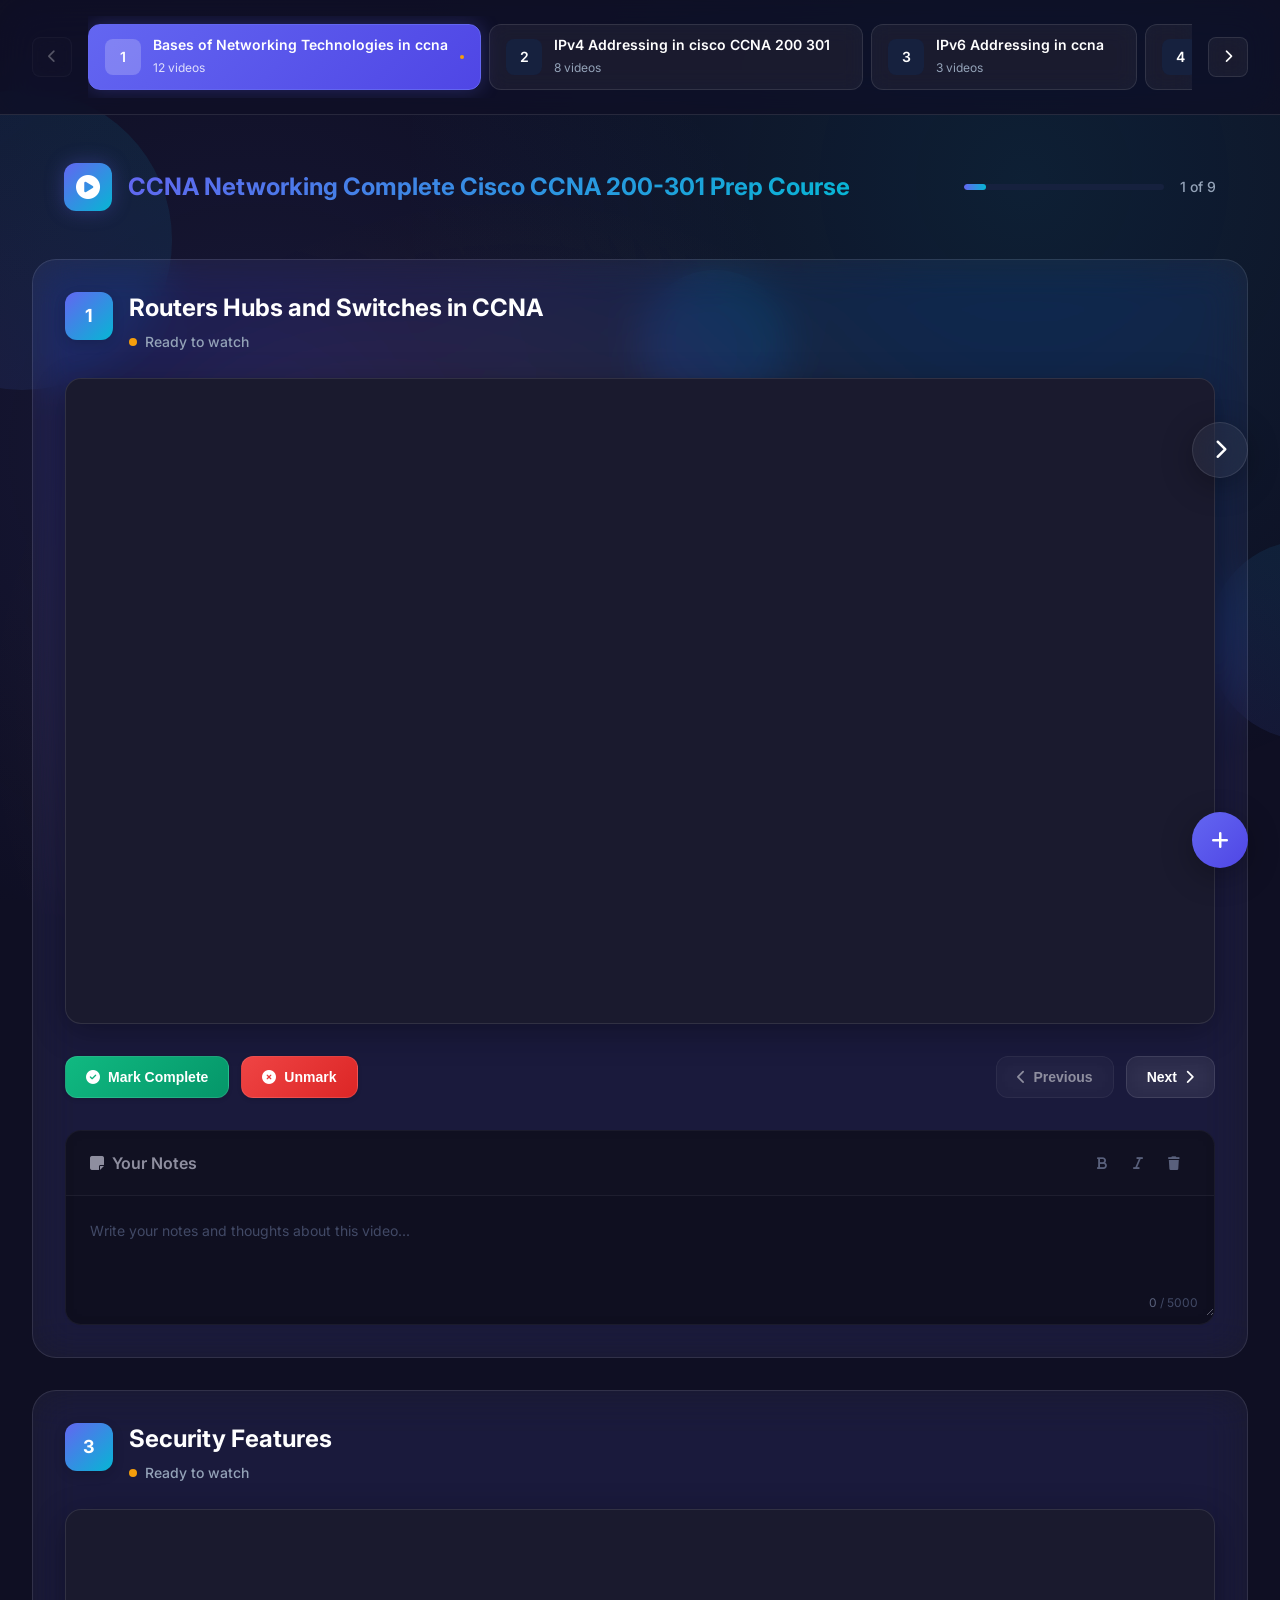
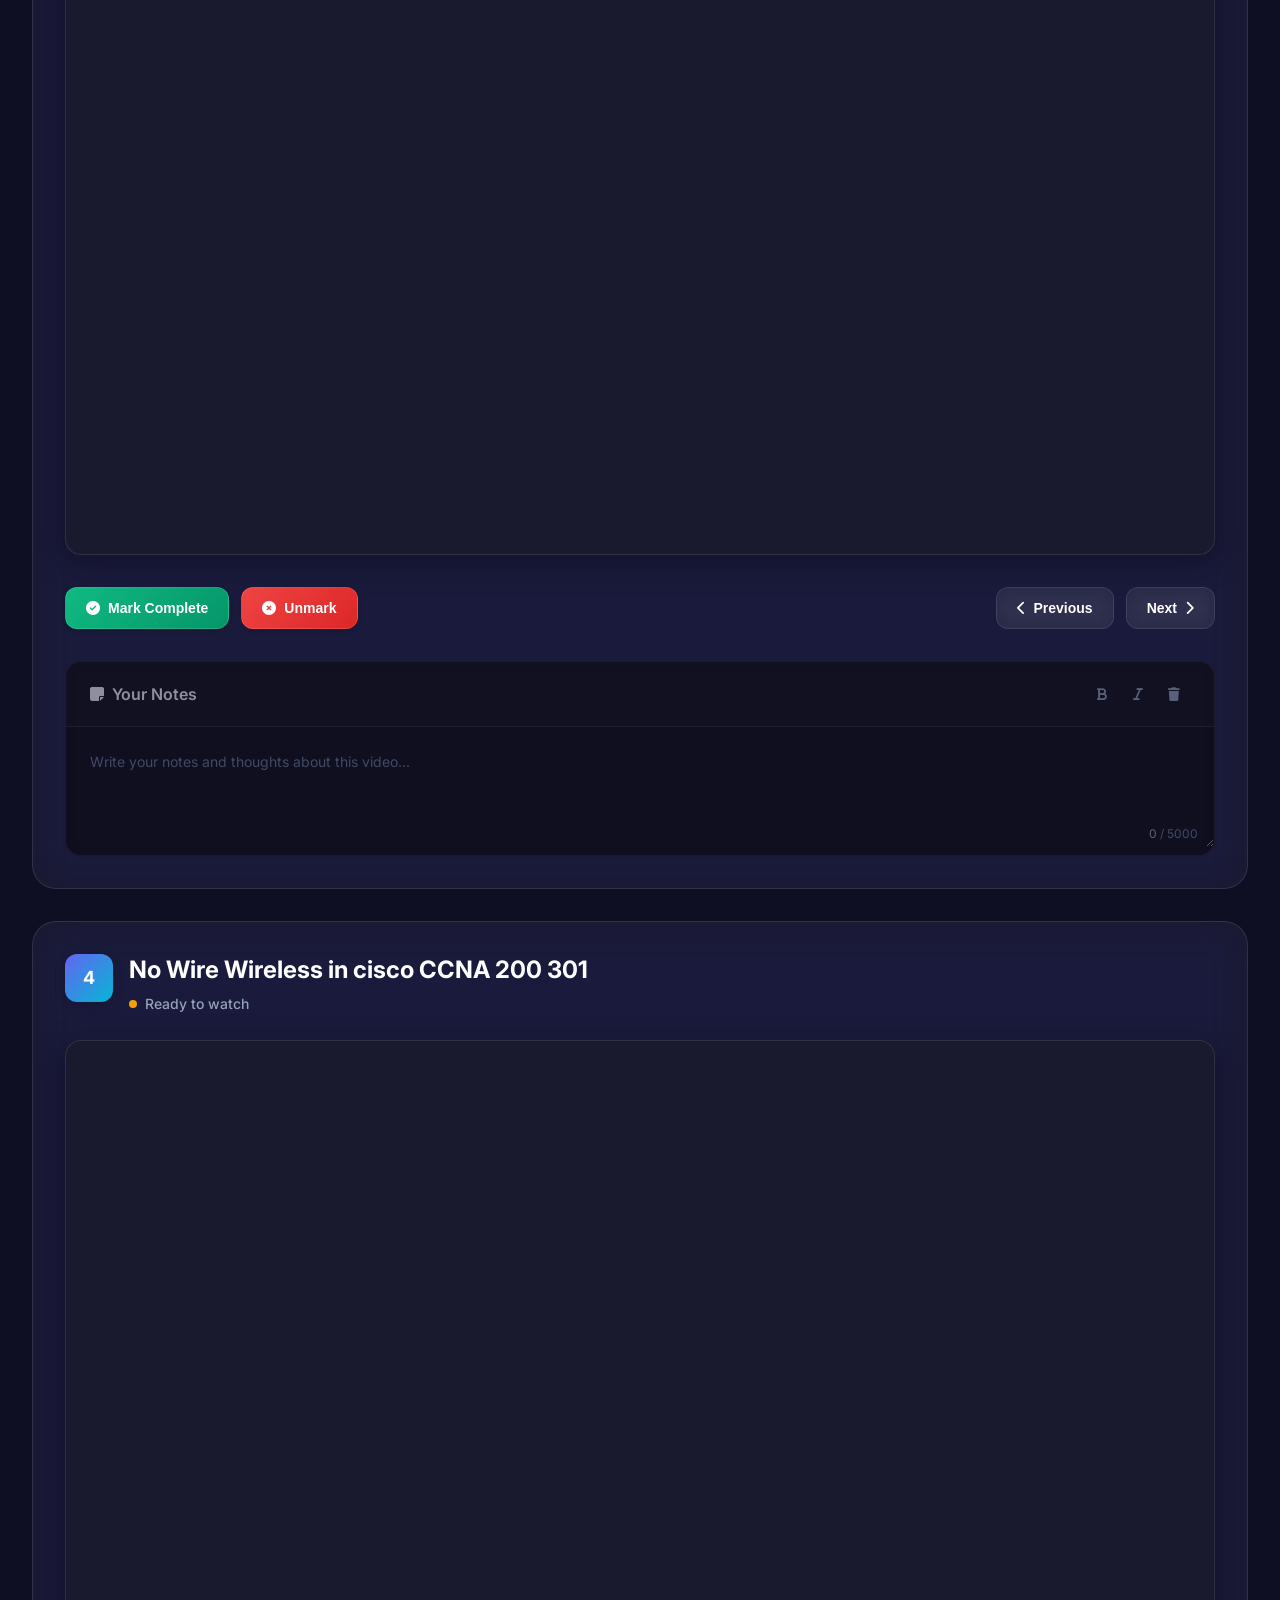
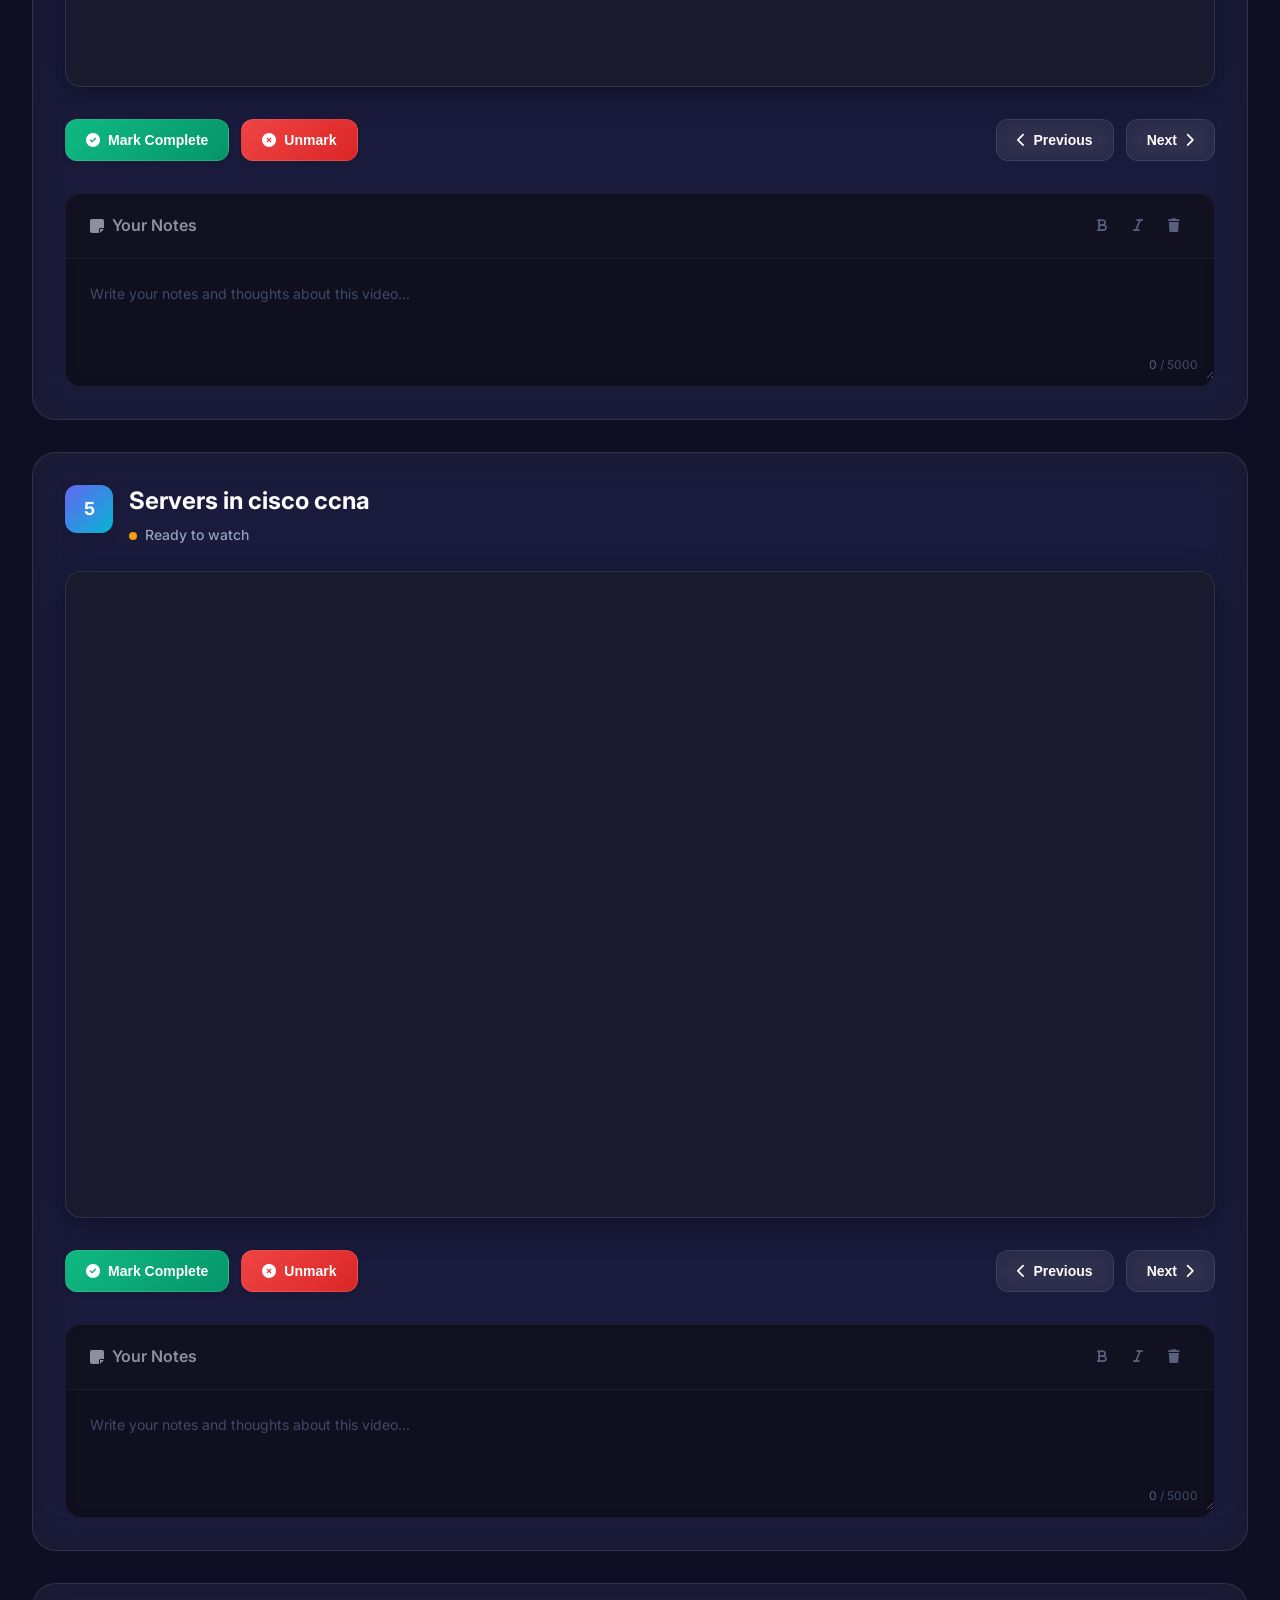
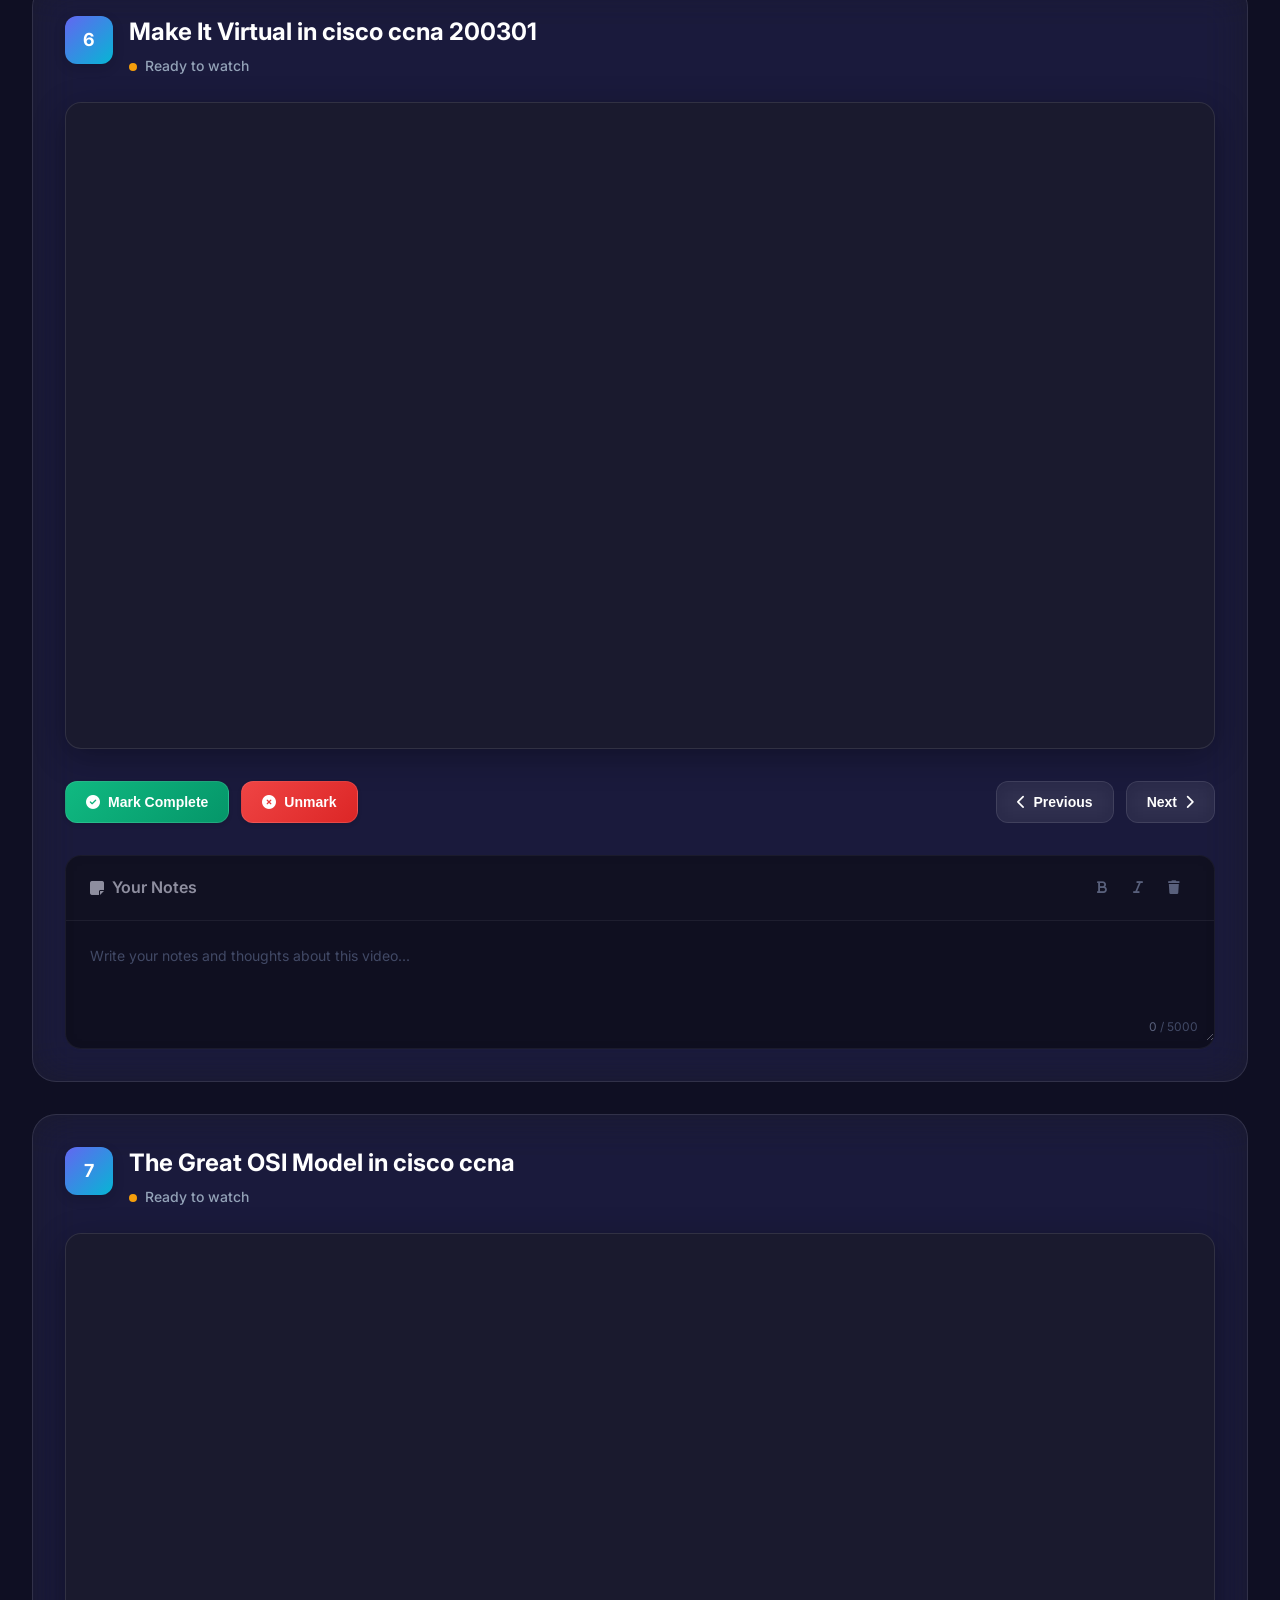
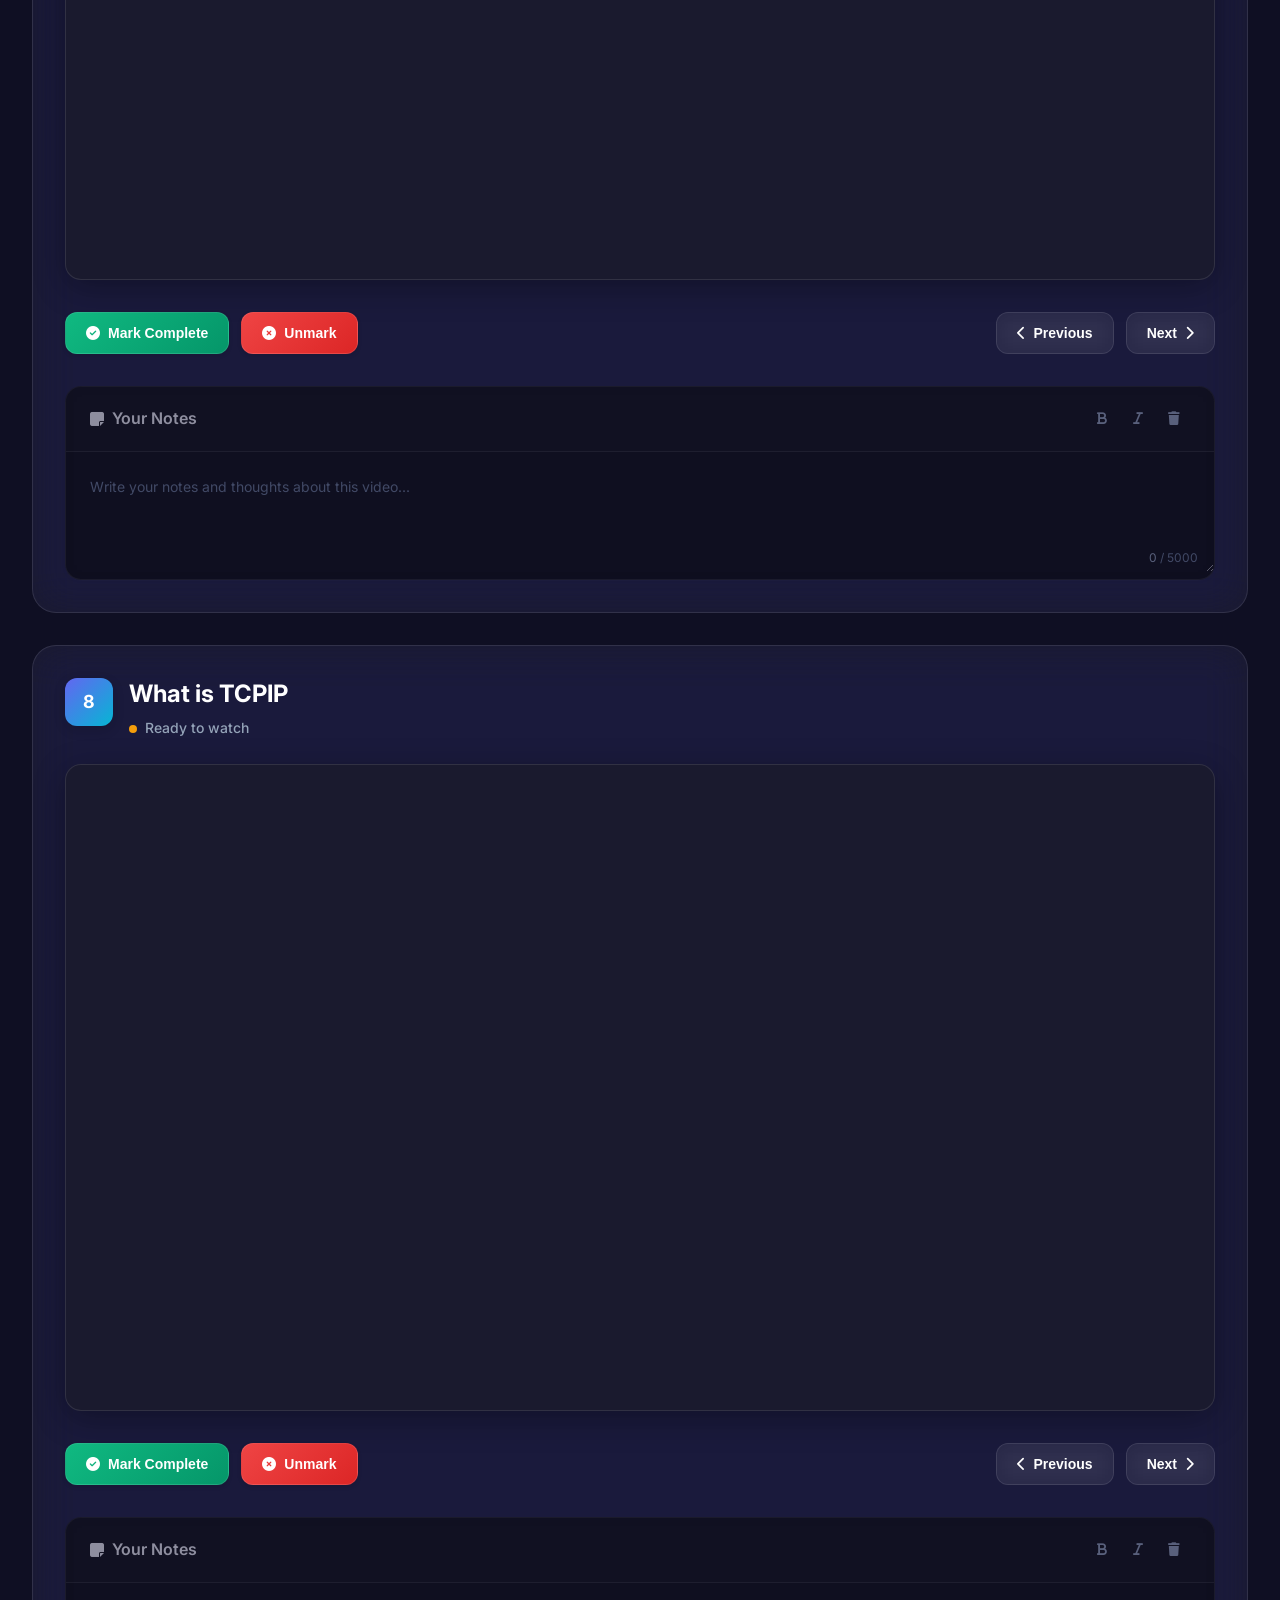
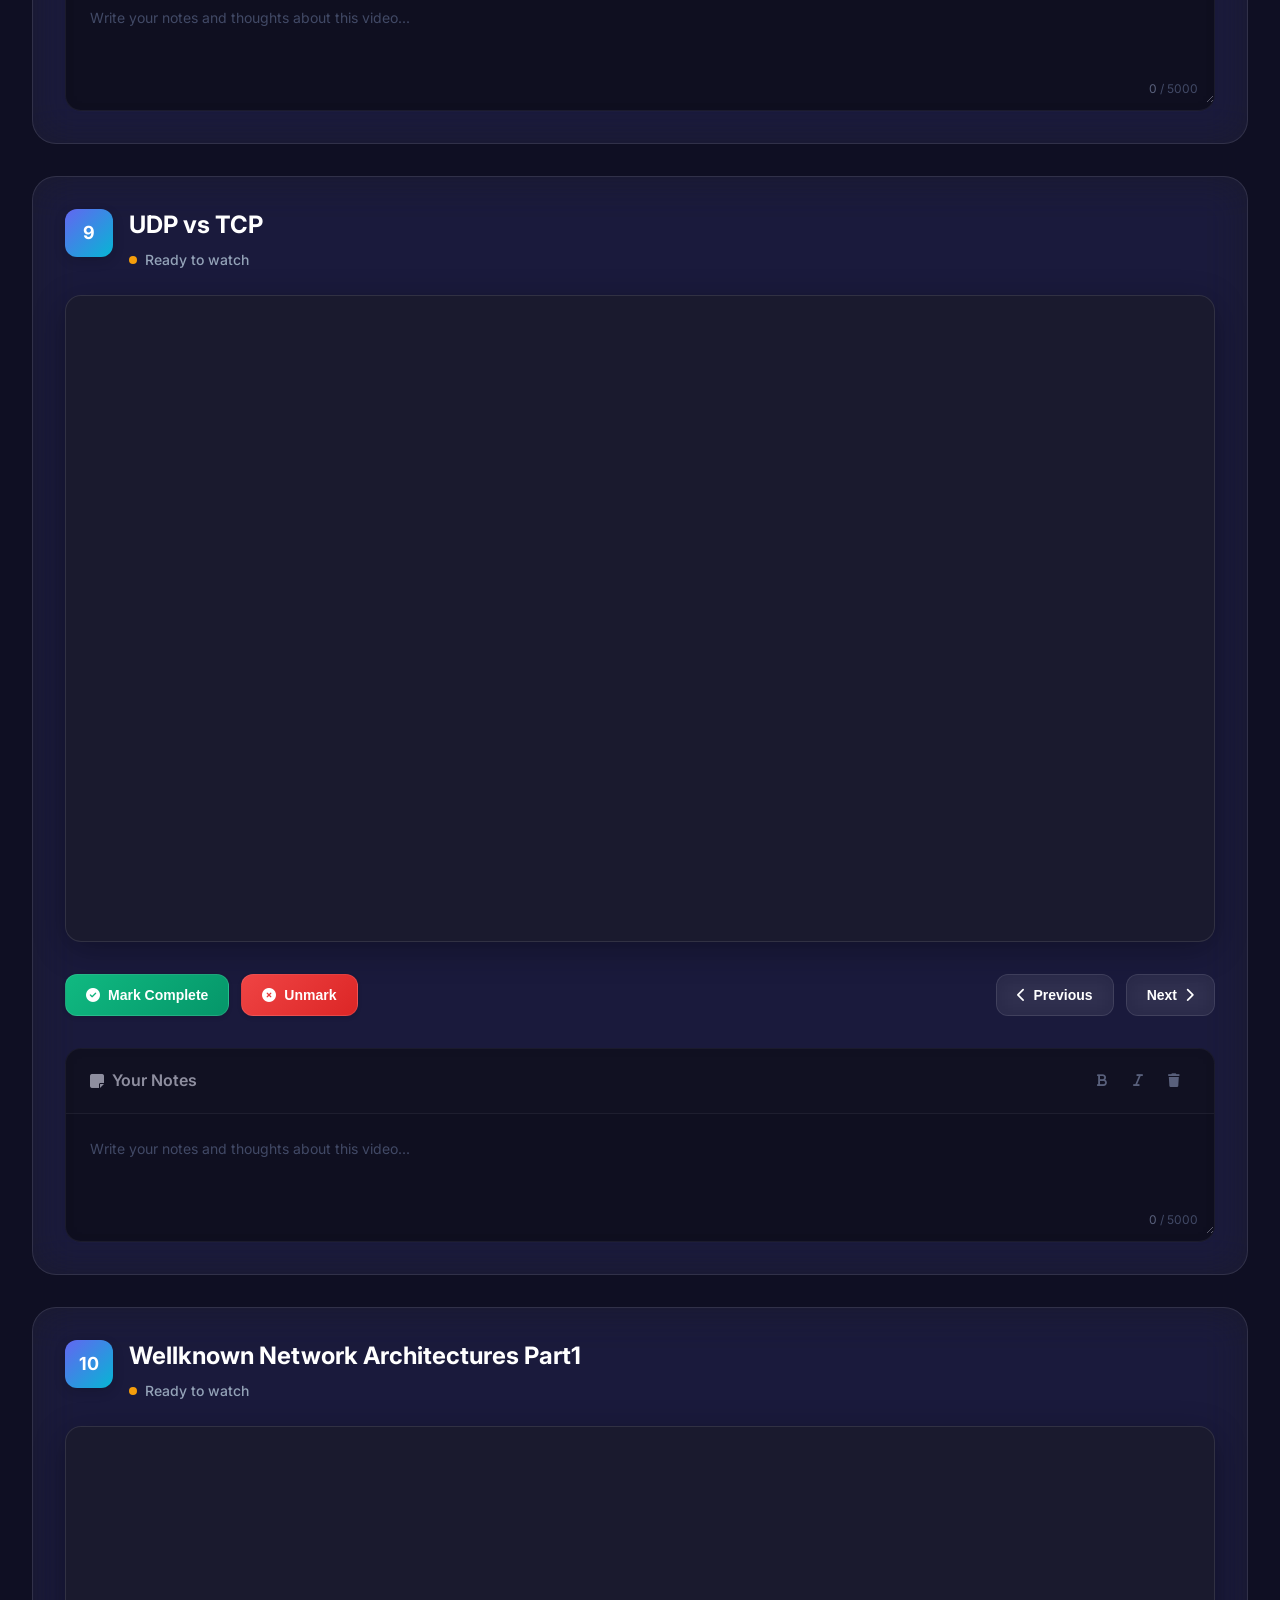
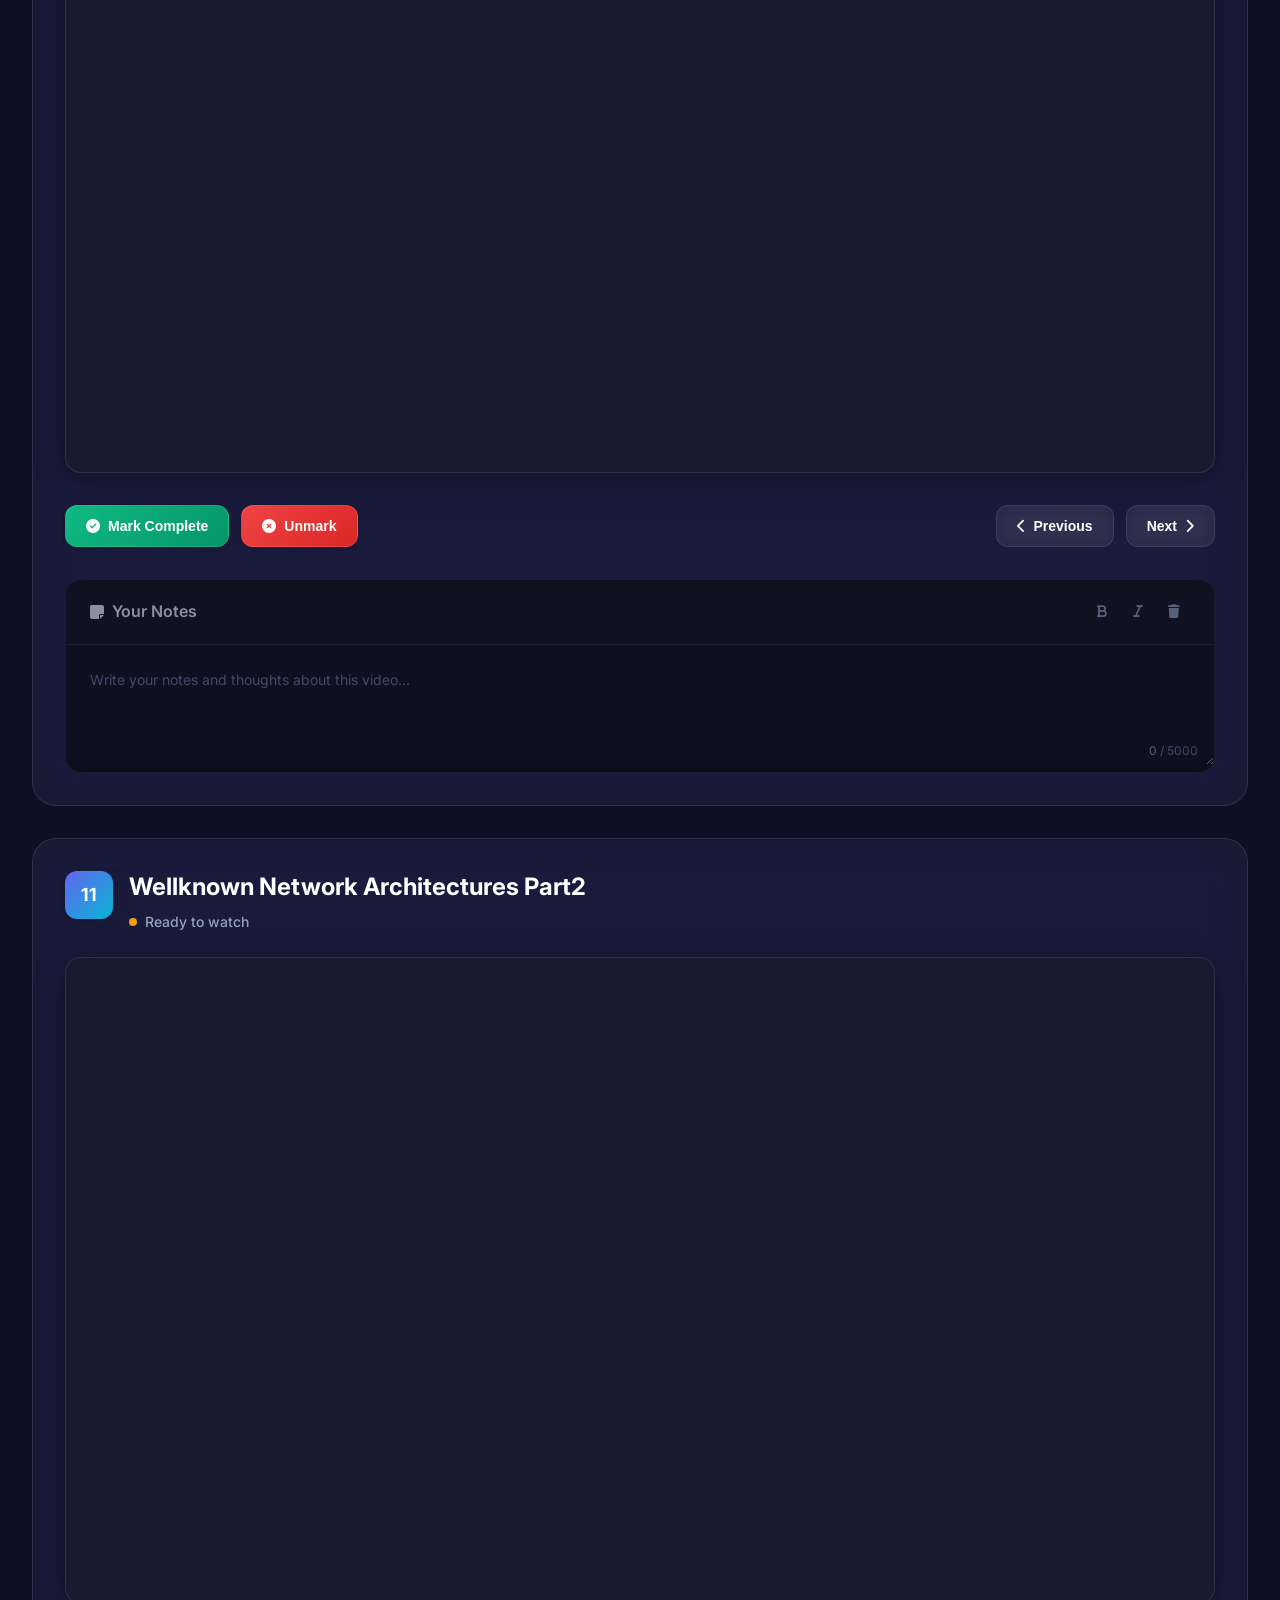
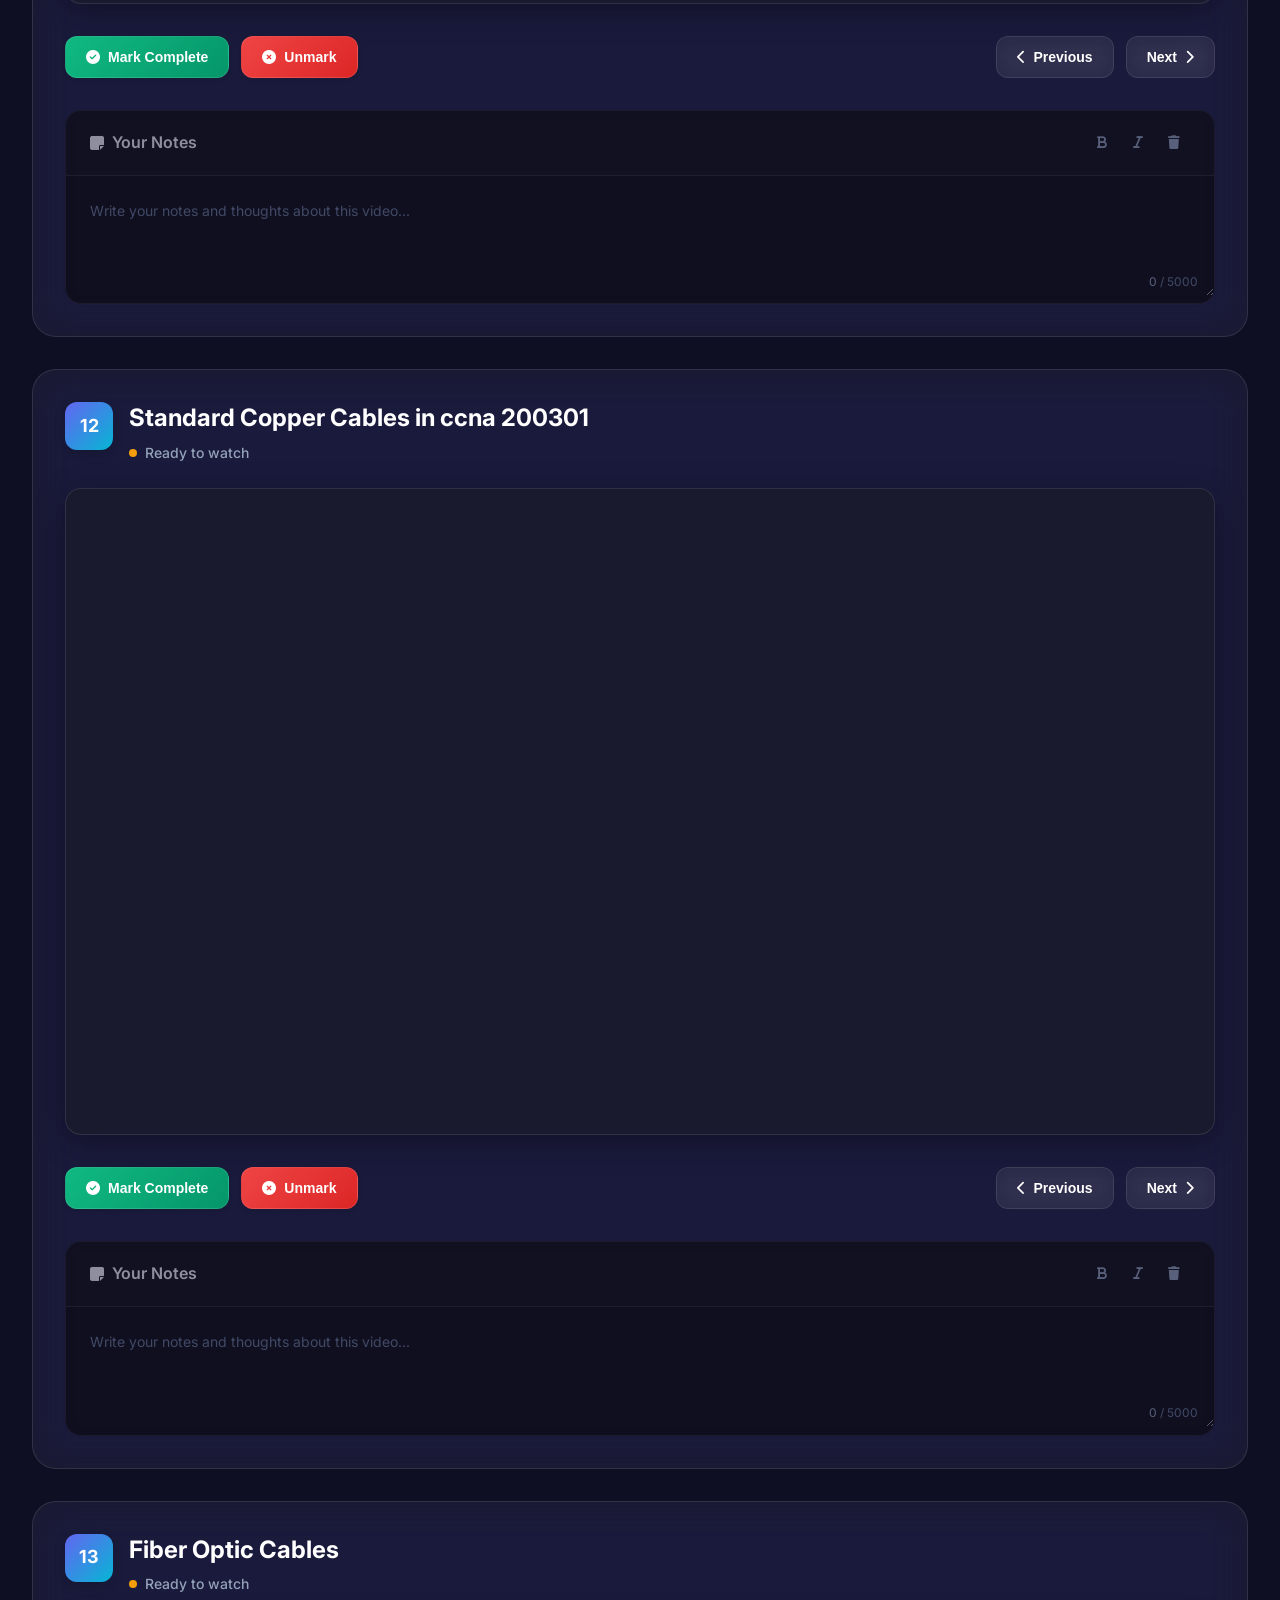
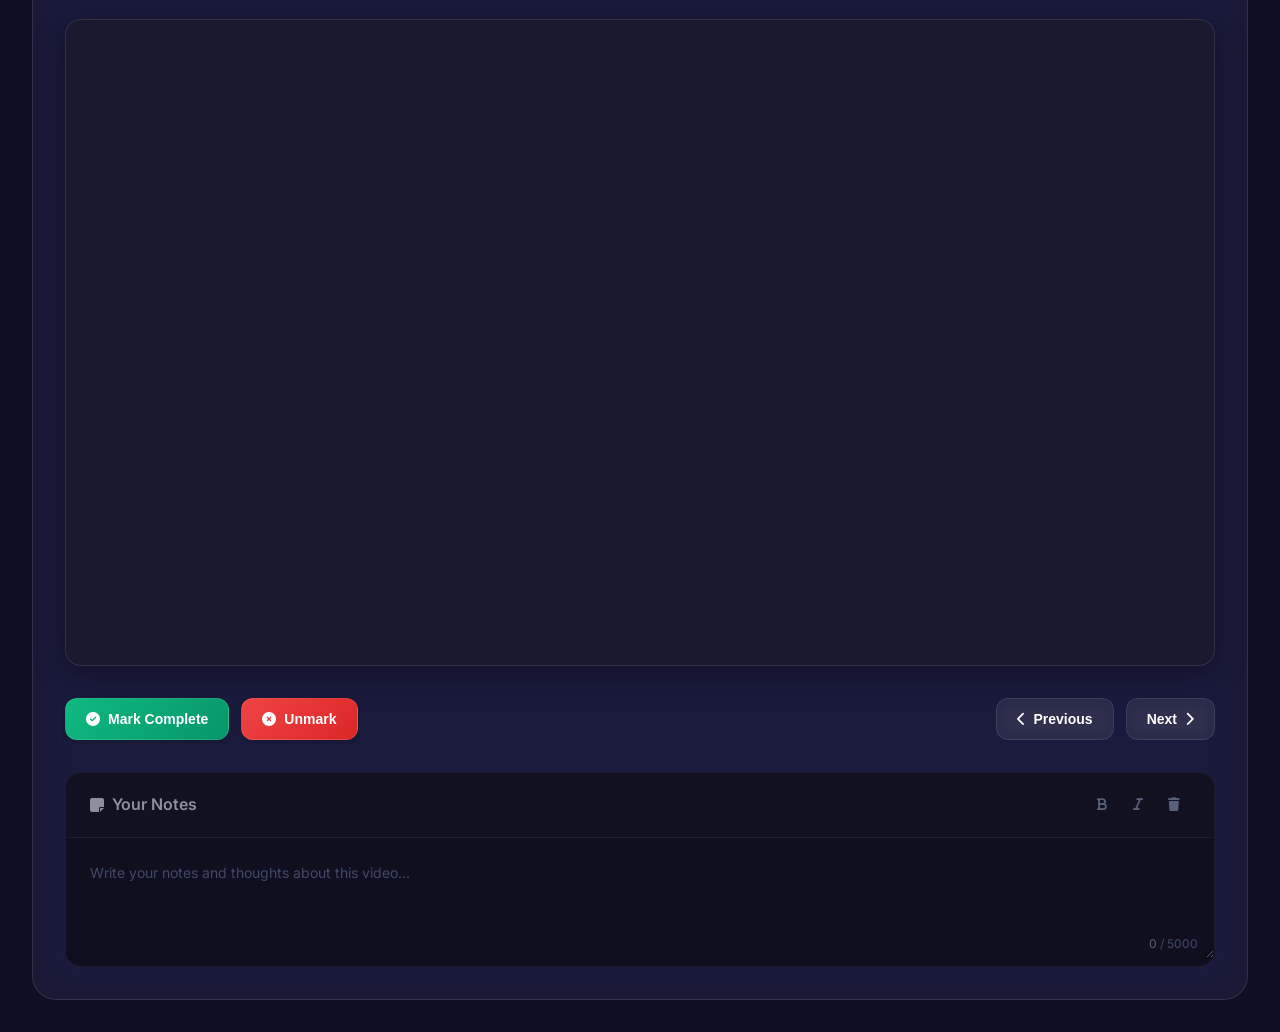
<file: index.html>
<!DOCTYPE html>

<html lang="en">
<head>
<meta charset="utf-8"/>
<meta content="width=device-width, initial-scale=1.0" name="viewport"/>
<title>CCNA Networking  Complete Cisco CCNA 200-301 Prep Course</title>
<link href="styles.css" rel="stylesheet"/>
<link href="https://cdnjs.cloudflare.com/ajax/libs/font-awesome/6.4.0/css/all.min.css" rel="stylesheet"/>
<link href="https://fonts.googleapis.com/css2?family=Inter:wght@300;400;500;600;700&amp;display=swap" rel="stylesheet"/>
</head>
<body>
<!-- Background Elements -->
<div class="bg-gradient"></div>
<div class="floating-shapes">
<div class="shape shape-1"></div>
<div class="shape shape-2"></div>
<div class="shape shape-3"></div>
</div>
<!-- Header -->
<header class="glassmorphism-header">
<!-- Navigation -->
<nav class="modern-nav">
<div class="nav-container">
<button class="nav-scroll-btn left-scroll" id="leftScroll">
<i class="fas fa-chevron-left"></i>
</button>
<ul class="nav-carousel" id="navCarousel">
<li class="nav-item active">
<a class="nav-link" href="index.html">
<div class="nav-icon">
<span class="nav-number">1</span>
</div>
<div class="nav-content">
<span class="nav-title">Bases of Networking Technologies in ccna</span>
<span class="nav-subtitle">12 videos</span>
</div>
<div class="nav-indicator"></div>
</a>
</li>
<li class="nav-item">
<a class="nav-link" href="s2.html">
<div class="nav-icon">
<span class="nav-number">2</span>
</div>
<div class="nav-content">
<span class="nav-title">IPv4 Addressing in cisco CCNA 200 301</span>
<span class="nav-subtitle">8 videos</span>
</div>
<div class="nav-indicator"></div>
</a>
</li>
<li class="nav-item">
<a class="nav-link" href="s3.html">
<div class="nav-icon">
<span class="nav-number">3</span>
</div>
<div class="nav-content">
<span class="nav-title">IPv6 Addressing in ccna</span>
<span class="nav-subtitle">3 videos</span>
</div>
<div class="nav-indicator"></div>
</a>
</li>
<li class="nav-item">
<a class="nav-link" href="s4.html">
<div class="nav-icon">
<span class="nav-number">4</span>
</div>
<div class="nav-content">
<span class="nav-title">IP Routing</span>
<span class="nav-subtitle">9 videos</span>
</div>
<div class="nav-indicator"></div>
</a>
</li>
<li class="nav-item">
<a class="nav-link" href="s5.html">
<div class="nav-icon">
<span class="nav-number">5</span>
</div>
<div class="nav-content">
<span class="nav-title">Cisco CCNA 200301 Ethernet Switching</span>
<span class="nav-subtitle">10 videos</span>
</div>
<div class="nav-indicator"></div>
</a>
</li>
<li class="nav-item">
<a class="nav-link" href="s6.html">
<div class="nav-icon">
<span class="nav-number">6</span>
</div>
<div class="nav-content">
<span class="nav-title">CCNA 200301 Wireless Networks</span>
<span class="nav-subtitle">7 videos</span>
</div>
<div class="nav-indicator"></div>
</a>
</li>
<li class="nav-item">
<a class="nav-link" href="s7.html">
<div class="nav-icon">
<span class="nav-number">7</span>
</div>
<div class="nav-content">
<span class="nav-title">Network Services in Cisco CCNA</span>
<span class="nav-subtitle">11 videos</span>
</div>
<div class="nav-indicator"></div>
</a>
</li>
<li class="nav-item">
<a class="nav-link" href="s8.html">
<div class="nav-icon">
<span class="nav-number">8</span>
</div>
<div class="nav-content">
<span class="nav-title">Network Security</span>
<span class="nav-subtitle">14 videos</span>
</div>
<div class="nav-indicator"></div>
</a>
</li>
<li class="nav-item">
<a class="nav-link" href="s9.html">
<div class="nav-icon">
<span class="nav-number">9</span>
</div>
<div class="nav-content">
<span class="nav-title">Network Programmability</span>
<span class="nav-subtitle">4 videos</span>
</div>
<div class="nav-indicator"></div>
</a>
</li></ul>
<button class="nav-scroll-btn right-scroll" id="rightScroll">
<i class="fas fa-chevron-right"></i>
</button>
</div>
</nav>
</header>
<!-- Floating Navigation -->
<button class="floating-nav right-nav" onclick="navigate('s2.html')">
<i class="fas fa-chevron-right"></i>
</button>
<!-- Main Content -->
<main class="main-container">
<div class="content-wrapper">
<div class="header-content">
<div class="logo-section">
<div class="logo-icon">
<i class="fas fa-play-circle"></i>
</div>
<h1 class="app-title">CCNA Networking  Complete Cisco CCNA 200-301 Prep Course</h1>
</div>
<!-- Progress Indicator -->
<div class="progress-indicator">
<div class="progress-bar">
<div class="progress-fill" style="width: 11.11111111111111%"></div>
</div>
<span class="progress-text">1 of 9</span>
</div>
</div>
<!-- Video sections will be inserted here -->

<section class="video-section glassmorphism" data-video-index="0" id="section1">
<div class="section-header">
<div class="video-info">
<div class="video-badge">
<span class="badge-number">1</span>
</div>
<div class="video-meta">
<h2 class="video-title">Routers Hubs and Switches in CCNA</h2>
<div class="video-status">
<span class="status-dot"></span>
<span class="status-text">Ready to watch</span>
</div>
</div>
</div>
</div>
<div class="video-container modern-player">
<iframe allow="autoplay; fullscreen" allowfullscreen="" class="video-iframe" loading="lazy" src="https://drive.google.com/file/d/11mmWLlzHKAQ79cI-KlM3LbA8Bfu6ADF6/preview">
</iframe>
</div>
<div class="section-actions">
<div class="action-group completion-group">
<button class="action-btn complete-btn" data-section="section1">
<div class="btn-content">
<i class="fas fa-check-circle"></i>
<span>Mark Complete</span>
</div>
</button>
<button class="action-btn unmark-btn" data-section="section1">
<div class="btn-content">
<i class="fas fa-times-circle"></i>
<span>Unmark</span>
</div>
</button>
</div>
<div class="action-group navigation-group">
<button class="action-btn nav-btn prev-btn" disabled="" onclick="navigateToSection('prev', 0)">
<div class="btn-content">
<i class="fas fa-chevron-left"></i>
<span>Previous</span>
</div>
</button>
<button class="action-btn nav-btn next-btn" onclick="navigateToSection('next', 0)">
<div class="btn-content">
<span>Next</span>
<i class="fas fa-chevron-right"></i>
</div>
</button>
</div>
</div>
<div class="notes-container">
<div class="notes-header">
<div class="notes-title">
<i class="fas fa-sticky-note"></i>
<span>Your Notes</span>
</div>
<div class="notes-tools">
<button class="tool-btn" id="bold-1" title="Bold">
<i class="fas fa-bold"></i>
</button>
<button class="tool-btn" id="italic-1" title="Italic">
<i class="fas fa-italic"></i>
</button>
<button class="tool-btn" id="clear-1" title="Clear Notes">
<i class="fas fa-trash"></i>
</button>
</div>
</div>
<div class="notes-input-container">
<textarea class="notes-input" data-video-id="1" id="notes1" placeholder="Write your notes and thoughts about this video..."></textarea>
<div class="notes-counter">
<span class="char-count">0</span>
<span class="char-limit">/ 5000</span>
</div>
</div>
</div>
</section>
<section class="video-section glassmorphism" data-video-index="1" id="section2">
<div class="section-header">
<div class="video-info">
<div class="video-badge">
<span class="badge-number">3</span>
</div>
<div class="video-meta">
<h2 class="video-title">Security Features</h2>
<div class="video-status">
<span class="status-dot"></span>
<span class="status-text">Ready to watch</span>
</div>
</div>
</div>
</div>
<div class="video-container modern-player">
<iframe allow="autoplay; fullscreen" allowfullscreen="" class="video-iframe" loading="lazy" src="https://drive.google.com/file/d/11SD-702UOYNiMpAvXQYiYqBy3pHza7pC/preview">
</iframe>
</div>
<div class="section-actions">
<div class="action-group completion-group">
<button class="action-btn complete-btn" data-section="section2">
<div class="btn-content">
<i class="fas fa-check-circle"></i>
<span>Mark Complete</span>
</div>
</button>
<button class="action-btn unmark-btn" data-section="section2">
<div class="btn-content">
<i class="fas fa-times-circle"></i>
<span>Unmark</span>
</div>
</button>
</div>
<div class="action-group navigation-group">
<button class="action-btn nav-btn prev-btn" onclick="navigateToSection('prev', 1)">
<div class="btn-content">
<i class="fas fa-chevron-left"></i>
<span>Previous</span>
</div>
</button>
<button class="action-btn nav-btn next-btn" onclick="navigateToSection('next', 1)">
<div class="btn-content">
<span>Next</span>
<i class="fas fa-chevron-right"></i>
</div>
</button>
</div>
</div>
<div class="notes-container">
<div class="notes-header">
<div class="notes-title">
<i class="fas fa-sticky-note"></i>
<span>Your Notes</span>
</div>
<div class="notes-tools">
<button class="tool-btn" id="bold-2" title="Bold">
<i class="fas fa-bold"></i>
</button>
<button class="tool-btn" id="italic-2" title="Italic">
<i class="fas fa-italic"></i>
</button>
<button class="tool-btn" id="clear-2" title="Clear Notes">
<i class="fas fa-trash"></i>
</button>
</div>
</div>
<div class="notes-input-container">
<textarea class="notes-input" data-video-id="2" id="notes2" placeholder="Write your notes and thoughts about this video..."></textarea>
<div class="notes-counter">
<span class="char-count">0</span>
<span class="char-limit">/ 5000</span>
</div>
</div>
</div>
</section>
<section class="video-section glassmorphism" data-video-index="2" id="section3">
<div class="section-header">
<div class="video-info">
<div class="video-badge">
<span class="badge-number">4</span>
</div>
<div class="video-meta">
<h2 class="video-title">No Wire Wireless in cisco CCNA 200 301</h2>
<div class="video-status">
<span class="status-dot"></span>
<span class="status-text">Ready to watch</span>
</div>
</div>
</div>
</div>
<div class="video-container modern-player">
<iframe allow="autoplay; fullscreen" allowfullscreen="" class="video-iframe" loading="lazy" src="https://drive.google.com/file/d/10-4mUCU8S6W845PrtACrIjSXg0tydiJN/preview">
</iframe>
</div>
<div class="section-actions">
<div class="action-group completion-group">
<button class="action-btn complete-btn" data-section="section3">
<div class="btn-content">
<i class="fas fa-check-circle"></i>
<span>Mark Complete</span>
</div>
</button>
<button class="action-btn unmark-btn" data-section="section3">
<div class="btn-content">
<i class="fas fa-times-circle"></i>
<span>Unmark</span>
</div>
</button>
</div>
<div class="action-group navigation-group">
<button class="action-btn nav-btn prev-btn" onclick="navigateToSection('prev', 2)">
<div class="btn-content">
<i class="fas fa-chevron-left"></i>
<span>Previous</span>
</div>
</button>
<button class="action-btn nav-btn next-btn" onclick="navigateToSection('next', 2)">
<div class="btn-content">
<span>Next</span>
<i class="fas fa-chevron-right"></i>
</div>
</button>
</div>
</div>
<div class="notes-container">
<div class="notes-header">
<div class="notes-title">
<i class="fas fa-sticky-note"></i>
<span>Your Notes</span>
</div>
<div class="notes-tools">
<button class="tool-btn" id="bold-3" title="Bold">
<i class="fas fa-bold"></i>
</button>
<button class="tool-btn" id="italic-3" title="Italic">
<i class="fas fa-italic"></i>
</button>
<button class="tool-btn" id="clear-3" title="Clear Notes">
<i class="fas fa-trash"></i>
</button>
</div>
</div>
<div class="notes-input-container">
<textarea class="notes-input" data-video-id="3" id="notes3" placeholder="Write your notes and thoughts about this video..."></textarea>
<div class="notes-counter">
<span class="char-count">0</span>
<span class="char-limit">/ 5000</span>
</div>
</div>
</div>
</section>
<section class="video-section glassmorphism" data-video-index="3" id="section4">
<div class="section-header">
<div class="video-info">
<div class="video-badge">
<span class="badge-number">5</span>
</div>
<div class="video-meta">
<h2 class="video-title">Servers in cisco ccna</h2>
<div class="video-status">
<span class="status-dot"></span>
<span class="status-text">Ready to watch</span>
</div>
</div>
</div>
</div>
<div class="video-container modern-player">
<iframe allow="autoplay; fullscreen" allowfullscreen="" class="video-iframe" loading="lazy" src="https://drive.google.com/file/d/124x_m5RB1mVWF57oFYZr_Qr5wH4UOgEG/preview">
</iframe>
</div>
<div class="section-actions">
<div class="action-group completion-group">
<button class="action-btn complete-btn" data-section="section4">
<div class="btn-content">
<i class="fas fa-check-circle"></i>
<span>Mark Complete</span>
</div>
</button>
<button class="action-btn unmark-btn" data-section="section4">
<div class="btn-content">
<i class="fas fa-times-circle"></i>
<span>Unmark</span>
</div>
</button>
</div>
<div class="action-group navigation-group">
<button class="action-btn nav-btn prev-btn" onclick="navigateToSection('prev', 3)">
<div class="btn-content">
<i class="fas fa-chevron-left"></i>
<span>Previous</span>
</div>
</button>
<button class="action-btn nav-btn next-btn" onclick="navigateToSection('next', 3)">
<div class="btn-content">
<span>Next</span>
<i class="fas fa-chevron-right"></i>
</div>
</button>
</div>
</div>
<div class="notes-container">
<div class="notes-header">
<div class="notes-title">
<i class="fas fa-sticky-note"></i>
<span>Your Notes</span>
</div>
<div class="notes-tools">
<button class="tool-btn" id="bold-4" title="Bold">
<i class="fas fa-bold"></i>
</button>
<button class="tool-btn" id="italic-4" title="Italic">
<i class="fas fa-italic"></i>
</button>
<button class="tool-btn" id="clear-4" title="Clear Notes">
<i class="fas fa-trash"></i>
</button>
</div>
</div>
<div class="notes-input-container">
<textarea class="notes-input" data-video-id="4" id="notes4" placeholder="Write your notes and thoughts about this video..."></textarea>
<div class="notes-counter">
<span class="char-count">0</span>
<span class="char-limit">/ 5000</span>
</div>
</div>
</div>
</section>
<section class="video-section glassmorphism" data-video-index="4" id="section5">
<div class="section-header">
<div class="video-info">
<div class="video-badge">
<span class="badge-number">6</span>
</div>
<div class="video-meta">
<h2 class="video-title">Make It Virtual in cisco ccna 200301</h2>
<div class="video-status">
<span class="status-dot"></span>
<span class="status-text">Ready to watch</span>
</div>
</div>
</div>
</div>
<div class="video-container modern-player">
<iframe allow="autoplay; fullscreen" allowfullscreen="" class="video-iframe" loading="lazy" src="https://drive.google.com/file/d/11SjpLNlmLUZo8sZCFHaiCrwTOW0fvk7O/preview">
</iframe>
</div>
<div class="section-actions">
<div class="action-group completion-group">
<button class="action-btn complete-btn" data-section="section5">
<div class="btn-content">
<i class="fas fa-check-circle"></i>
<span>Mark Complete</span>
</div>
</button>
<button class="action-btn unmark-btn" data-section="section5">
<div class="btn-content">
<i class="fas fa-times-circle"></i>
<span>Unmark</span>
</div>
</button>
</div>
<div class="action-group navigation-group">
<button class="action-btn nav-btn prev-btn" onclick="navigateToSection('prev', 4)">
<div class="btn-content">
<i class="fas fa-chevron-left"></i>
<span>Previous</span>
</div>
</button>
<button class="action-btn nav-btn next-btn" onclick="navigateToSection('next', 4)">
<div class="btn-content">
<span>Next</span>
<i class="fas fa-chevron-right"></i>
</div>
</button>
</div>
</div>
<div class="notes-container">
<div class="notes-header">
<div class="notes-title">
<i class="fas fa-sticky-note"></i>
<span>Your Notes</span>
</div>
<div class="notes-tools">
<button class="tool-btn" id="bold-5" title="Bold">
<i class="fas fa-bold"></i>
</button>
<button class="tool-btn" id="italic-5" title="Italic">
<i class="fas fa-italic"></i>
</button>
<button class="tool-btn" id="clear-5" title="Clear Notes">
<i class="fas fa-trash"></i>
</button>
</div>
</div>
<div class="notes-input-container">
<textarea class="notes-input" data-video-id="5" id="notes5" placeholder="Write your notes and thoughts about this video..."></textarea>
<div class="notes-counter">
<span class="char-count">0</span>
<span class="char-limit">/ 5000</span>
</div>
</div>
</div>
</section>
<section class="video-section glassmorphism" data-video-index="5" id="section6">
<div class="section-header">
<div class="video-info">
<div class="video-badge">
<span class="badge-number">7</span>
</div>
<div class="video-meta">
<h2 class="video-title">The Great OSI Model in cisco ccna</h2>
<div class="video-status">
<span class="status-dot"></span>
<span class="status-text">Ready to watch</span>
</div>
</div>
</div>
</div>
<div class="video-container modern-player">
<iframe allow="autoplay; fullscreen" allowfullscreen="" class="video-iframe" loading="lazy" src="https://drive.google.com/file/d/11jxdfUMiHXB8IMfwb_fgJvIjETZNGxe2/preview">
</iframe>
</div>
<div class="section-actions">
<div class="action-group completion-group">
<button class="action-btn complete-btn" data-section="section6">
<div class="btn-content">
<i class="fas fa-check-circle"></i>
<span>Mark Complete</span>
</div>
</button>
<button class="action-btn unmark-btn" data-section="section6">
<div class="btn-content">
<i class="fas fa-times-circle"></i>
<span>Unmark</span>
</div>
</button>
</div>
<div class="action-group navigation-group">
<button class="action-btn nav-btn prev-btn" onclick="navigateToSection('prev', 5)">
<div class="btn-content">
<i class="fas fa-chevron-left"></i>
<span>Previous</span>
</div>
</button>
<button class="action-btn nav-btn next-btn" onclick="navigateToSection('next', 5)">
<div class="btn-content">
<span>Next</span>
<i class="fas fa-chevron-right"></i>
</div>
</button>
</div>
</div>
<div class="notes-container">
<div class="notes-header">
<div class="notes-title">
<i class="fas fa-sticky-note"></i>
<span>Your Notes</span>
</div>
<div class="notes-tools">
<button class="tool-btn" id="bold-6" title="Bold">
<i class="fas fa-bold"></i>
</button>
<button class="tool-btn" id="italic-6" title="Italic">
<i class="fas fa-italic"></i>
</button>
<button class="tool-btn" id="clear-6" title="Clear Notes">
<i class="fas fa-trash"></i>
</button>
</div>
</div>
<div class="notes-input-container">
<textarea class="notes-input" data-video-id="6" id="notes6" placeholder="Write your notes and thoughts about this video..."></textarea>
<div class="notes-counter">
<span class="char-count">0</span>
<span class="char-limit">/ 5000</span>
</div>
</div>
</div>
</section>
<section class="video-section glassmorphism" data-video-index="6" id="section7">
<div class="section-header">
<div class="video-info">
<div class="video-badge">
<span class="badge-number">8</span>
</div>
<div class="video-meta">
<h2 class="video-title">What is TCPIP</h2>
<div class="video-status">
<span class="status-dot"></span>
<span class="status-text">Ready to watch</span>
</div>
</div>
</div>
</div>
<div class="video-container modern-player">
<iframe allow="autoplay; fullscreen" allowfullscreen="" class="video-iframe" loading="lazy" src="https://drive.google.com/file/d/11iTD41fVsGoUS3IIgY66JF-O96KOIgCX/preview">
</iframe>
</div>
<div class="section-actions">
<div class="action-group completion-group">
<button class="action-btn complete-btn" data-section="section7">
<div class="btn-content">
<i class="fas fa-check-circle"></i>
<span>Mark Complete</span>
</div>
</button>
<button class="action-btn unmark-btn" data-section="section7">
<div class="btn-content">
<i class="fas fa-times-circle"></i>
<span>Unmark</span>
</div>
</button>
</div>
<div class="action-group navigation-group">
<button class="action-btn nav-btn prev-btn" onclick="navigateToSection('prev', 6)">
<div class="btn-content">
<i class="fas fa-chevron-left"></i>
<span>Previous</span>
</div>
</button>
<button class="action-btn nav-btn next-btn" onclick="navigateToSection('next', 6)">
<div class="btn-content">
<span>Next</span>
<i class="fas fa-chevron-right"></i>
</div>
</button>
</div>
</div>
<div class="notes-container">
<div class="notes-header">
<div class="notes-title">
<i class="fas fa-sticky-note"></i>
<span>Your Notes</span>
</div>
<div class="notes-tools">
<button class="tool-btn" id="bold-7" title="Bold">
<i class="fas fa-bold"></i>
</button>
<button class="tool-btn" id="italic-7" title="Italic">
<i class="fas fa-italic"></i>
</button>
<button class="tool-btn" id="clear-7" title="Clear Notes">
<i class="fas fa-trash"></i>
</button>
</div>
</div>
<div class="notes-input-container">
<textarea class="notes-input" data-video-id="7" id="notes7" placeholder="Write your notes and thoughts about this video..."></textarea>
<div class="notes-counter">
<span class="char-count">0</span>
<span class="char-limit">/ 5000</span>
</div>
</div>
</div>
</section>
<section class="video-section glassmorphism" data-video-index="7" id="section8">
<div class="section-header">
<div class="video-info">
<div class="video-badge">
<span class="badge-number">9</span>
</div>
<div class="video-meta">
<h2 class="video-title">UDP vs TCP</h2>
<div class="video-status">
<span class="status-dot"></span>
<span class="status-text">Ready to watch</span>
</div>
</div>
</div>
</div>
<div class="video-container modern-player">
<iframe allow="autoplay; fullscreen" allowfullscreen="" class="video-iframe" loading="lazy" src="https://drive.google.com/file/d/11hjk21mxS9FsxSQ059eCD5hAZKRQ80i2/preview">
</iframe>
</div>
<div class="section-actions">
<div class="action-group completion-group">
<button class="action-btn complete-btn" data-section="section8">
<div class="btn-content">
<i class="fas fa-check-circle"></i>
<span>Mark Complete</span>
</div>
</button>
<button class="action-btn unmark-btn" data-section="section8">
<div class="btn-content">
<i class="fas fa-times-circle"></i>
<span>Unmark</span>
</div>
</button>
</div>
<div class="action-group navigation-group">
<button class="action-btn nav-btn prev-btn" onclick="navigateToSection('prev', 7)">
<div class="btn-content">
<i class="fas fa-chevron-left"></i>
<span>Previous</span>
</div>
</button>
<button class="action-btn nav-btn next-btn" onclick="navigateToSection('next', 7)">
<div class="btn-content">
<span>Next</span>
<i class="fas fa-chevron-right"></i>
</div>
</button>
</div>
</div>
<div class="notes-container">
<div class="notes-header">
<div class="notes-title">
<i class="fas fa-sticky-note"></i>
<span>Your Notes</span>
</div>
<div class="notes-tools">
<button class="tool-btn" id="bold-8" title="Bold">
<i class="fas fa-bold"></i>
</button>
<button class="tool-btn" id="italic-8" title="Italic">
<i class="fas fa-italic"></i>
</button>
<button class="tool-btn" id="clear-8" title="Clear Notes">
<i class="fas fa-trash"></i>
</button>
</div>
</div>
<div class="notes-input-container">
<textarea class="notes-input" data-video-id="8" id="notes8" placeholder="Write your notes and thoughts about this video..."></textarea>
<div class="notes-counter">
<span class="char-count">0</span>
<span class="char-limit">/ 5000</span>
</div>
</div>
</div>
</section>
<section class="video-section glassmorphism" data-video-index="8" id="section9">
<div class="section-header">
<div class="video-info">
<div class="video-badge">
<span class="badge-number">10</span>
</div>
<div class="video-meta">
<h2 class="video-title">Wellknown Network Architectures Part1</h2>
<div class="video-status">
<span class="status-dot"></span>
<span class="status-text">Ready to watch</span>
</div>
</div>
</div>
</div>
<div class="video-container modern-player">
<iframe allow="autoplay; fullscreen" allowfullscreen="" class="video-iframe" loading="lazy" src="https://drive.google.com/file/d/104mNT9Jb-GA9CfgI6mhxnCk-JhMXswaL/preview">
</iframe>
</div>
<div class="section-actions">
<div class="action-group completion-group">
<button class="action-btn complete-btn" data-section="section9">
<div class="btn-content">
<i class="fas fa-check-circle"></i>
<span>Mark Complete</span>
</div>
</button>
<button class="action-btn unmark-btn" data-section="section9">
<div class="btn-content">
<i class="fas fa-times-circle"></i>
<span>Unmark</span>
</div>
</button>
</div>
<div class="action-group navigation-group">
<button class="action-btn nav-btn prev-btn" onclick="navigateToSection('prev', 8)">
<div class="btn-content">
<i class="fas fa-chevron-left"></i>
<span>Previous</span>
</div>
</button>
<button class="action-btn nav-btn next-btn" onclick="navigateToSection('next', 8)">
<div class="btn-content">
<span>Next</span>
<i class="fas fa-chevron-right"></i>
</div>
</button>
</div>
</div>
<div class="notes-container">
<div class="notes-header">
<div class="notes-title">
<i class="fas fa-sticky-note"></i>
<span>Your Notes</span>
</div>
<div class="notes-tools">
<button class="tool-btn" id="bold-9" title="Bold">
<i class="fas fa-bold"></i>
</button>
<button class="tool-btn" id="italic-9" title="Italic">
<i class="fas fa-italic"></i>
</button>
<button class="tool-btn" id="clear-9" title="Clear Notes">
<i class="fas fa-trash"></i>
</button>
</div>
</div>
<div class="notes-input-container">
<textarea class="notes-input" data-video-id="9" id="notes9" placeholder="Write your notes and thoughts about this video..."></textarea>
<div class="notes-counter">
<span class="char-count">0</span>
<span class="char-limit">/ 5000</span>
</div>
</div>
</div>
</section>
<section class="video-section glassmorphism" data-video-index="9" id="section10">
<div class="section-header">
<div class="video-info">
<div class="video-badge">
<span class="badge-number">11</span>
</div>
<div class="video-meta">
<h2 class="video-title">Wellknown Network Architectures Part2</h2>
<div class="video-status">
<span class="status-dot"></span>
<span class="status-text">Ready to watch</span>
</div>
</div>
</div>
</div>
<div class="video-container modern-player">
<iframe allow="autoplay; fullscreen" allowfullscreen="" class="video-iframe" loading="lazy" src="https://drive.google.com/file/d/11j8RSSvvnKiMGBeXFzIX1ltU18BlB1uU/preview">
</iframe>
</div>
<div class="section-actions">
<div class="action-group completion-group">
<button class="action-btn complete-btn" data-section="section10">
<div class="btn-content">
<i class="fas fa-check-circle"></i>
<span>Mark Complete</span>
</div>
</button>
<button class="action-btn unmark-btn" data-section="section10">
<div class="btn-content">
<i class="fas fa-times-circle"></i>
<span>Unmark</span>
</div>
</button>
</div>
<div class="action-group navigation-group">
<button class="action-btn nav-btn prev-btn" onclick="navigateToSection('prev', 9)">
<div class="btn-content">
<i class="fas fa-chevron-left"></i>
<span>Previous</span>
</div>
</button>
<button class="action-btn nav-btn next-btn" onclick="navigateToSection('next', 9)">
<div class="btn-content">
<span>Next</span>
<i class="fas fa-chevron-right"></i>
</div>
</button>
</div>
</div>
<div class="notes-container">
<div class="notes-header">
<div class="notes-title">
<i class="fas fa-sticky-note"></i>
<span>Your Notes</span>
</div>
<div class="notes-tools">
<button class="tool-btn" id="bold-10" title="Bold">
<i class="fas fa-bold"></i>
</button>
<button class="tool-btn" id="italic-10" title="Italic">
<i class="fas fa-italic"></i>
</button>
<button class="tool-btn" id="clear-10" title="Clear Notes">
<i class="fas fa-trash"></i>
</button>
</div>
</div>
<div class="notes-input-container">
<textarea class="notes-input" data-video-id="10" id="notes10" placeholder="Write your notes and thoughts about this video..."></textarea>
<div class="notes-counter">
<span class="char-count">0</span>
<span class="char-limit">/ 5000</span>
</div>
</div>
</div>
</section>
<section class="video-section glassmorphism" data-video-index="10" id="section11">
<div class="section-header">
<div class="video-info">
<div class="video-badge">
<span class="badge-number">12</span>
</div>
<div class="video-meta">
<h2 class="video-title">Standard Copper Cables in ccna 200301</h2>
<div class="video-status">
<span class="status-dot"></span>
<span class="status-text">Ready to watch</span>
</div>
</div>
</div>
</div>
<div class="video-container modern-player">
<iframe allow="autoplay; fullscreen" allowfullscreen="" class="video-iframe" loading="lazy" src="https://drive.google.com/file/d/11NlnntMHGlDA6pNmOUExLwXrzbmwSPJA/preview">
</iframe>
</div>
<div class="section-actions">
<div class="action-group completion-group">
<button class="action-btn complete-btn" data-section="section11">
<div class="btn-content">
<i class="fas fa-check-circle"></i>
<span>Mark Complete</span>
</div>
</button>
<button class="action-btn unmark-btn" data-section="section11">
<div class="btn-content">
<i class="fas fa-times-circle"></i>
<span>Unmark</span>
</div>
</button>
</div>
<div class="action-group navigation-group">
<button class="action-btn nav-btn prev-btn" onclick="navigateToSection('prev', 10)">
<div class="btn-content">
<i class="fas fa-chevron-left"></i>
<span>Previous</span>
</div>
</button>
<button class="action-btn nav-btn next-btn" onclick="navigateToSection('next', 10)">
<div class="btn-content">
<span>Next</span>
<i class="fas fa-chevron-right"></i>
</div>
</button>
</div>
</div>
<div class="notes-container">
<div class="notes-header">
<div class="notes-title">
<i class="fas fa-sticky-note"></i>
<span>Your Notes</span>
</div>
<div class="notes-tools">
<button class="tool-btn" id="bold-11" title="Bold">
<i class="fas fa-bold"></i>
</button>
<button class="tool-btn" id="italic-11" title="Italic">
<i class="fas fa-italic"></i>
</button>
<button class="tool-btn" id="clear-11" title="Clear Notes">
<i class="fas fa-trash"></i>
</button>
</div>
</div>
<div class="notes-input-container">
<textarea class="notes-input" data-video-id="11" id="notes11" placeholder="Write your notes and thoughts about this video..."></textarea>
<div class="notes-counter">
<span class="char-count">0</span>
<span class="char-limit">/ 5000</span>
</div>
</div>
</div>
</section>
<section class="video-section glassmorphism" data-video-index="11" id="section12">
<div class="section-header">
<div class="video-info">
<div class="video-badge">
<span class="badge-number">13</span>
</div>
<div class="video-meta">
<h2 class="video-title">Fiber Optic Cables</h2>
<div class="video-status">
<span class="status-dot"></span>
<span class="status-text">Ready to watch</span>
</div>
</div>
</div>
</div>
<div class="video-container modern-player">
<iframe allow="autoplay; fullscreen" allowfullscreen="" class="video-iframe" loading="lazy" src="https://drive.google.com/file/d/11ew0kMeW3xHUtxESvmhNrvI35Y8fnukE/preview">
</iframe>
</div>
<div class="section-actions">
<div class="action-group completion-group">
<button class="action-btn complete-btn" data-section="section12">
<div class="btn-content">
<i class="fas fa-check-circle"></i>
<span>Mark Complete</span>
</div>
</button>
<button class="action-btn unmark-btn" data-section="section12">
<div class="btn-content">
<i class="fas fa-times-circle"></i>
<span>Unmark</span>
</div>
</button>
</div>
<div class="action-group navigation-group">
<button class="action-btn nav-btn prev-btn" onclick="navigateToSection('prev', 11)">
<div class="btn-content">
<i class="fas fa-chevron-left"></i>
<span>Previous</span>
</div>
</button>
<button class="action-btn nav-btn next-btn" onclick="navigateToSection('next', 11)">
<div class="btn-content">
<span>Next</span>
<i class="fas fa-chevron-right"></i>
</div>
</button>
</div>
</div>
<div class="notes-container">
<div class="notes-header">
<div class="notes-title">
<i class="fas fa-sticky-note"></i>
<span>Your Notes</span>
</div>
<div class="notes-tools">
<button class="tool-btn" id="bold-12" title="Bold">
<i class="fas fa-bold"></i>
</button>
<button class="tool-btn" id="italic-12" title="Italic">
<i class="fas fa-italic"></i>
</button>
<button class="tool-btn" id="clear-12" title="Clear Notes">
<i class="fas fa-trash"></i>
</button>
</div>
</div>
<div class="notes-input-container">
<textarea class="notes-input" data-video-id="12" id="notes12" placeholder="Write your notes and thoughts about this video..."></textarea>
<div class="notes-counter">
<span class="char-count">0</span>
<span class="char-limit">/ 5000</span>
</div>
</div>
</div>
</section>
</div>
</main>
<!-- Floating Action Buttons -->
<div class="fab-container">
<div class="fab-menu">
<button class="fab main-fab" id="mainFab">
<i class="fas fa-plus"></i>
</button>
<div class="fab-options">
<button class="fab option-fab" id="exportButton" title="Export Progress">
<i class="fas fa-download"></i>
</button>
<button class="fab option-fab" id="importDataButton" title="Import Progress">
<i class="fas fa-upload"></i>
</button>
<button class="fab option-fab home-fab" onclick="window.location.href='https://brahimsaa.github.io/all';" title="Home">
<i class="fas fa-home"></i>
</button>
</div>
</div>
</div>
<!-- Hidden File Input -->
<input accept=".json" id="importButton" style="display: none;" type="file"/>
<!-- Loading Overlay -->
<div class="loading-overlay" id="loadingOverlay">
<div class="loading-spinner">
<div class="spinner"></div>
<p>Loading content...</p>
</div>
</div>
<script src="script.js"></script>
</body>
</html>
</file>
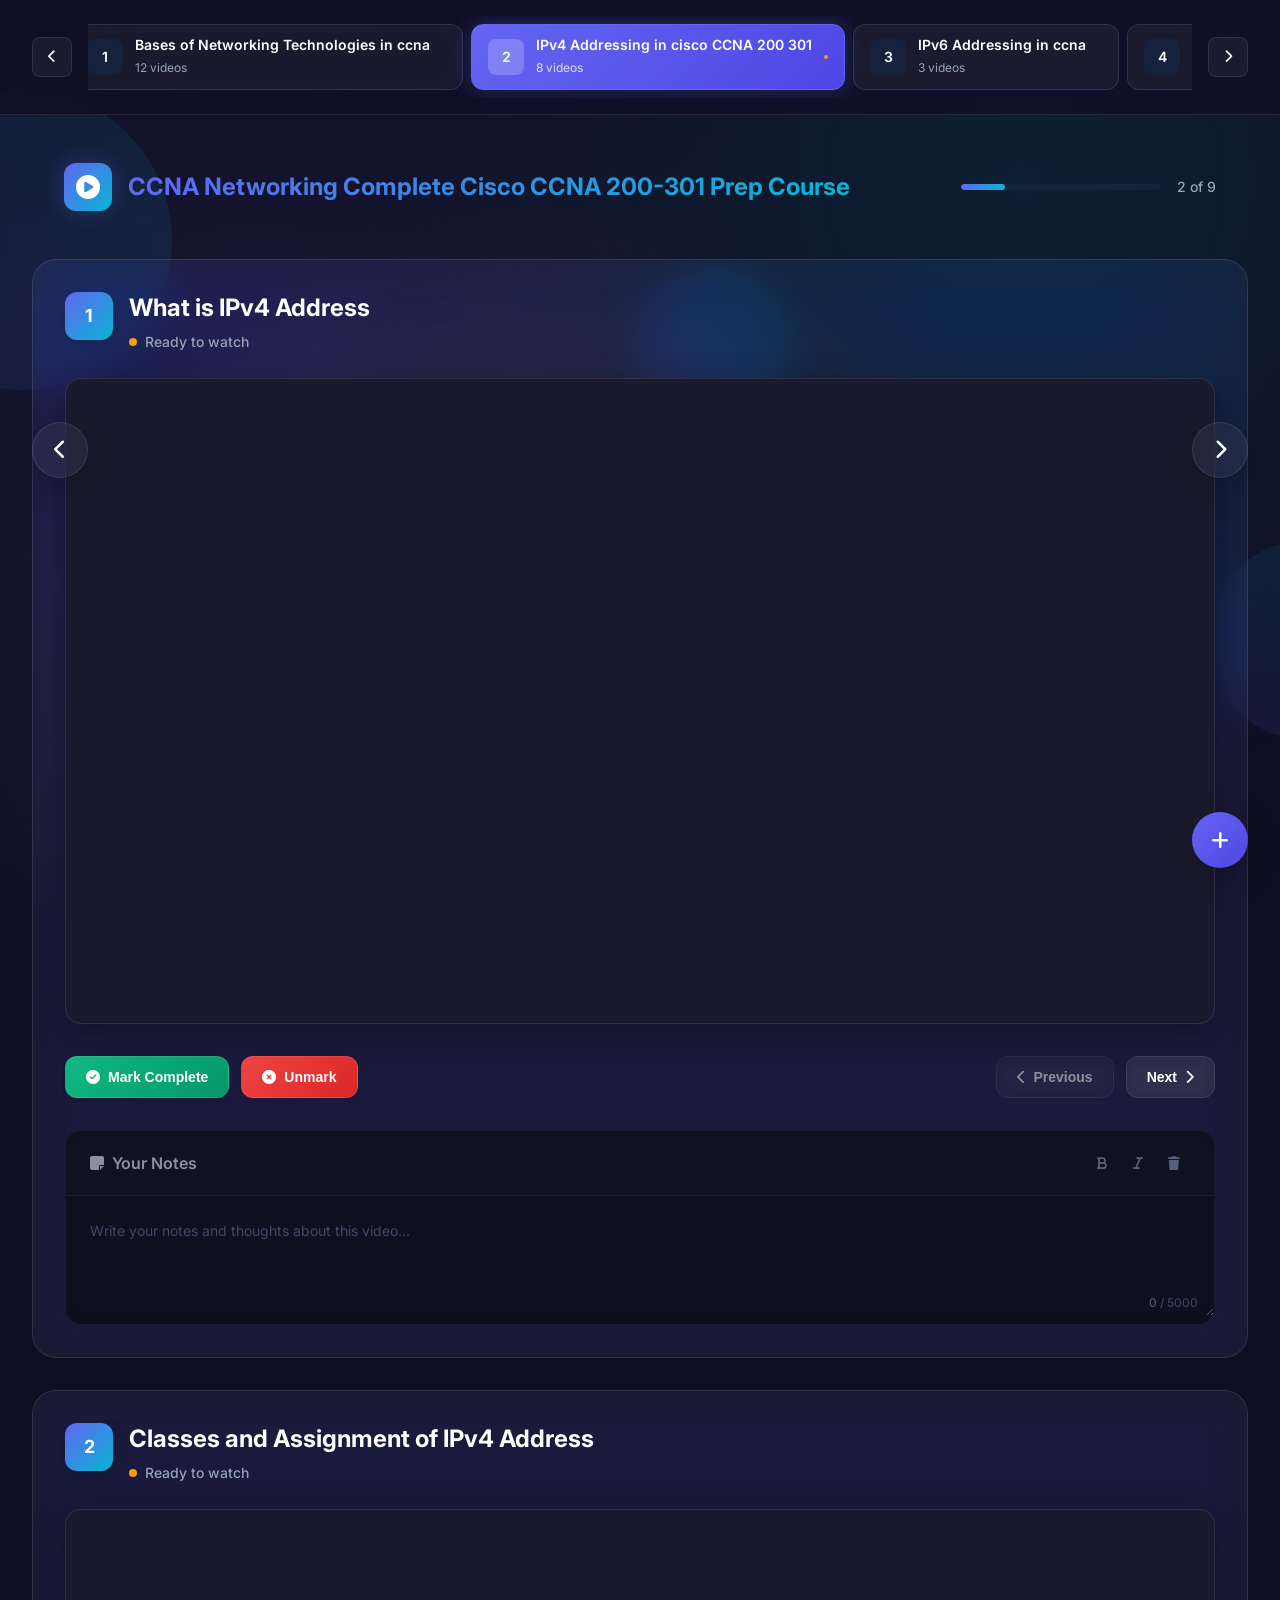
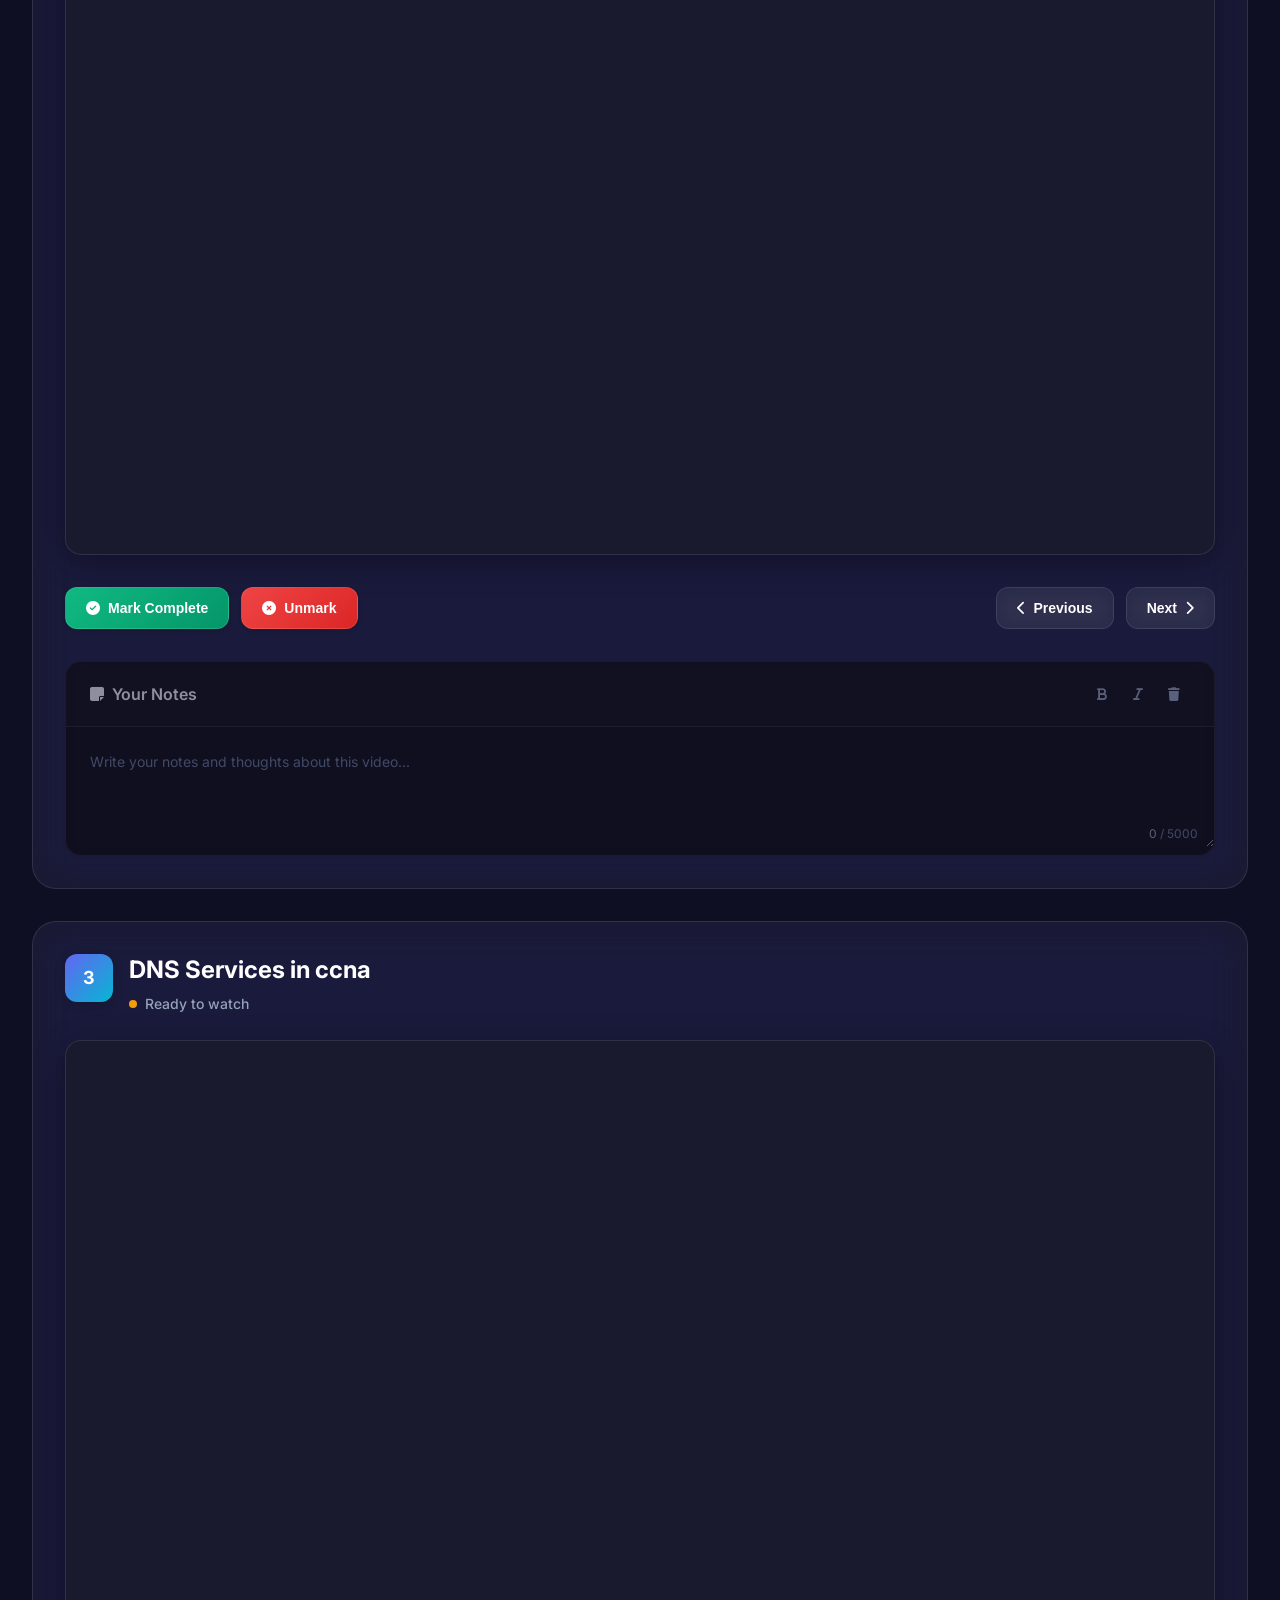
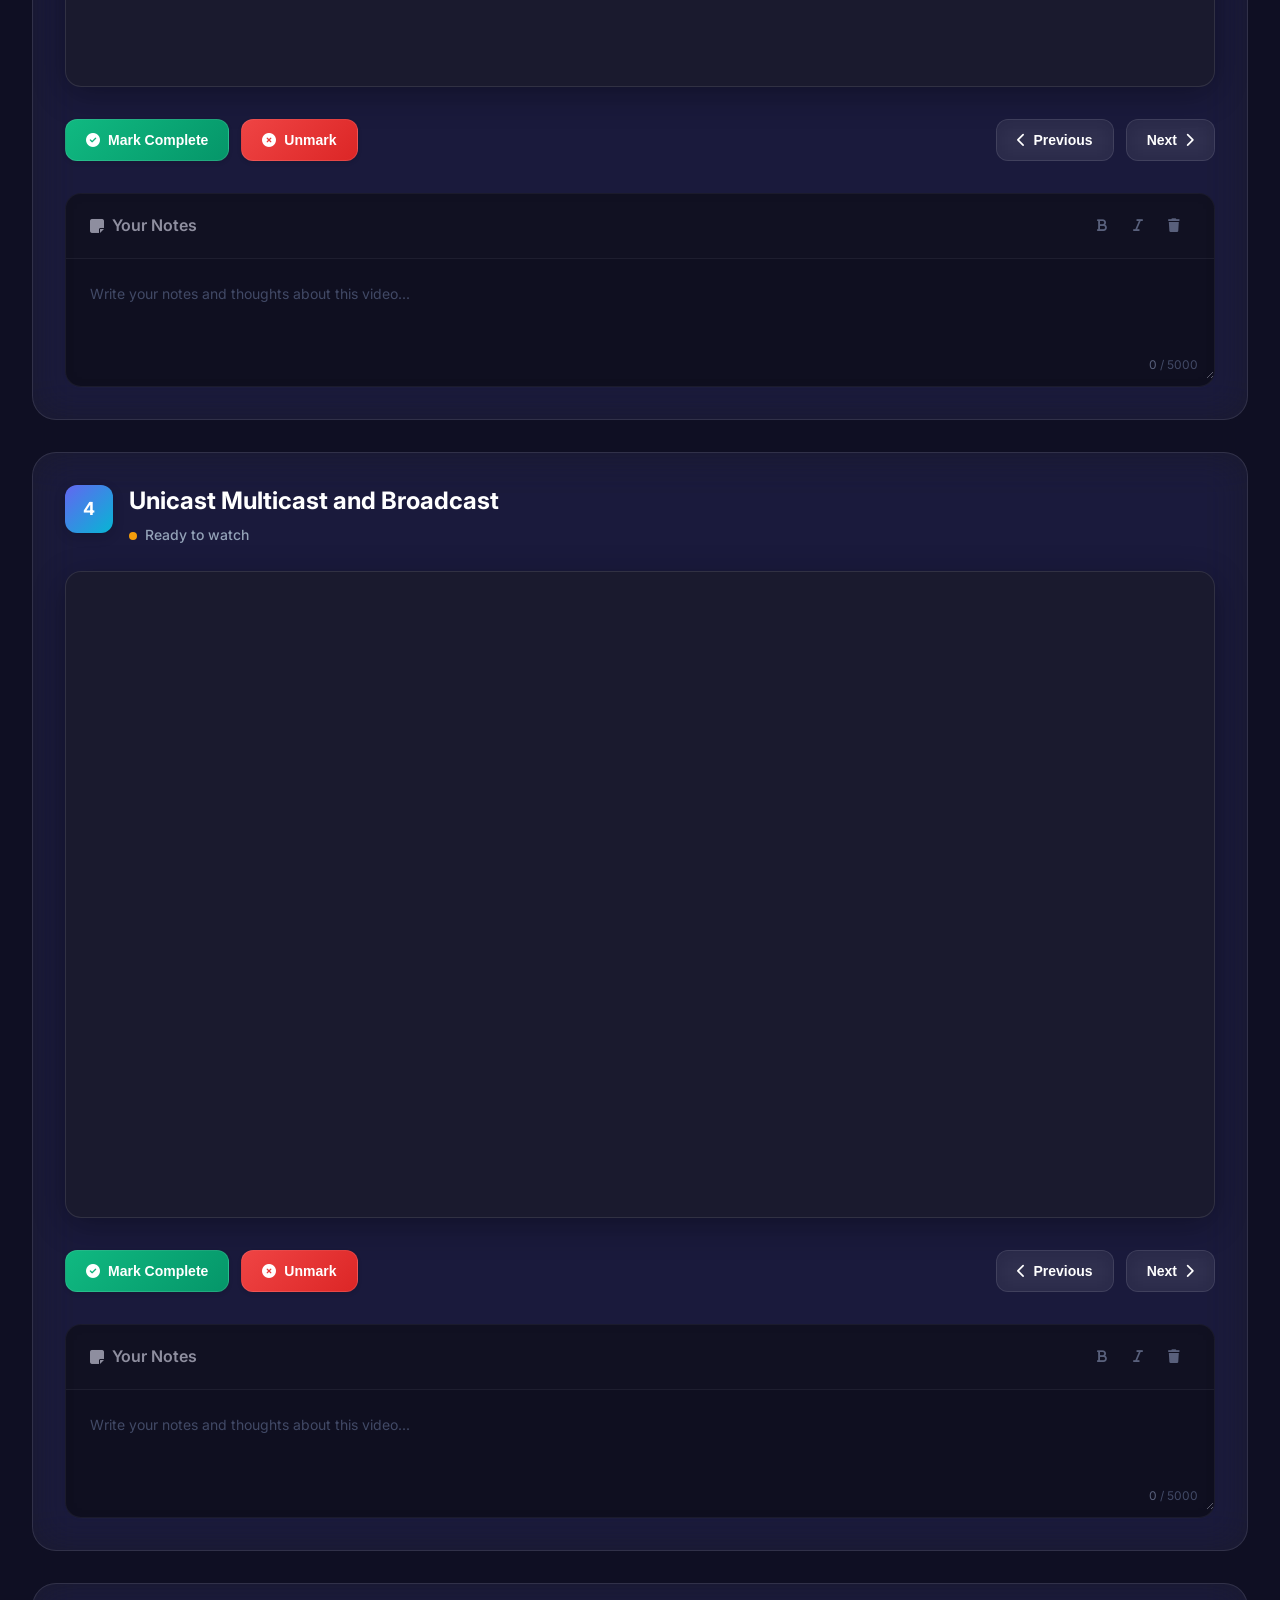
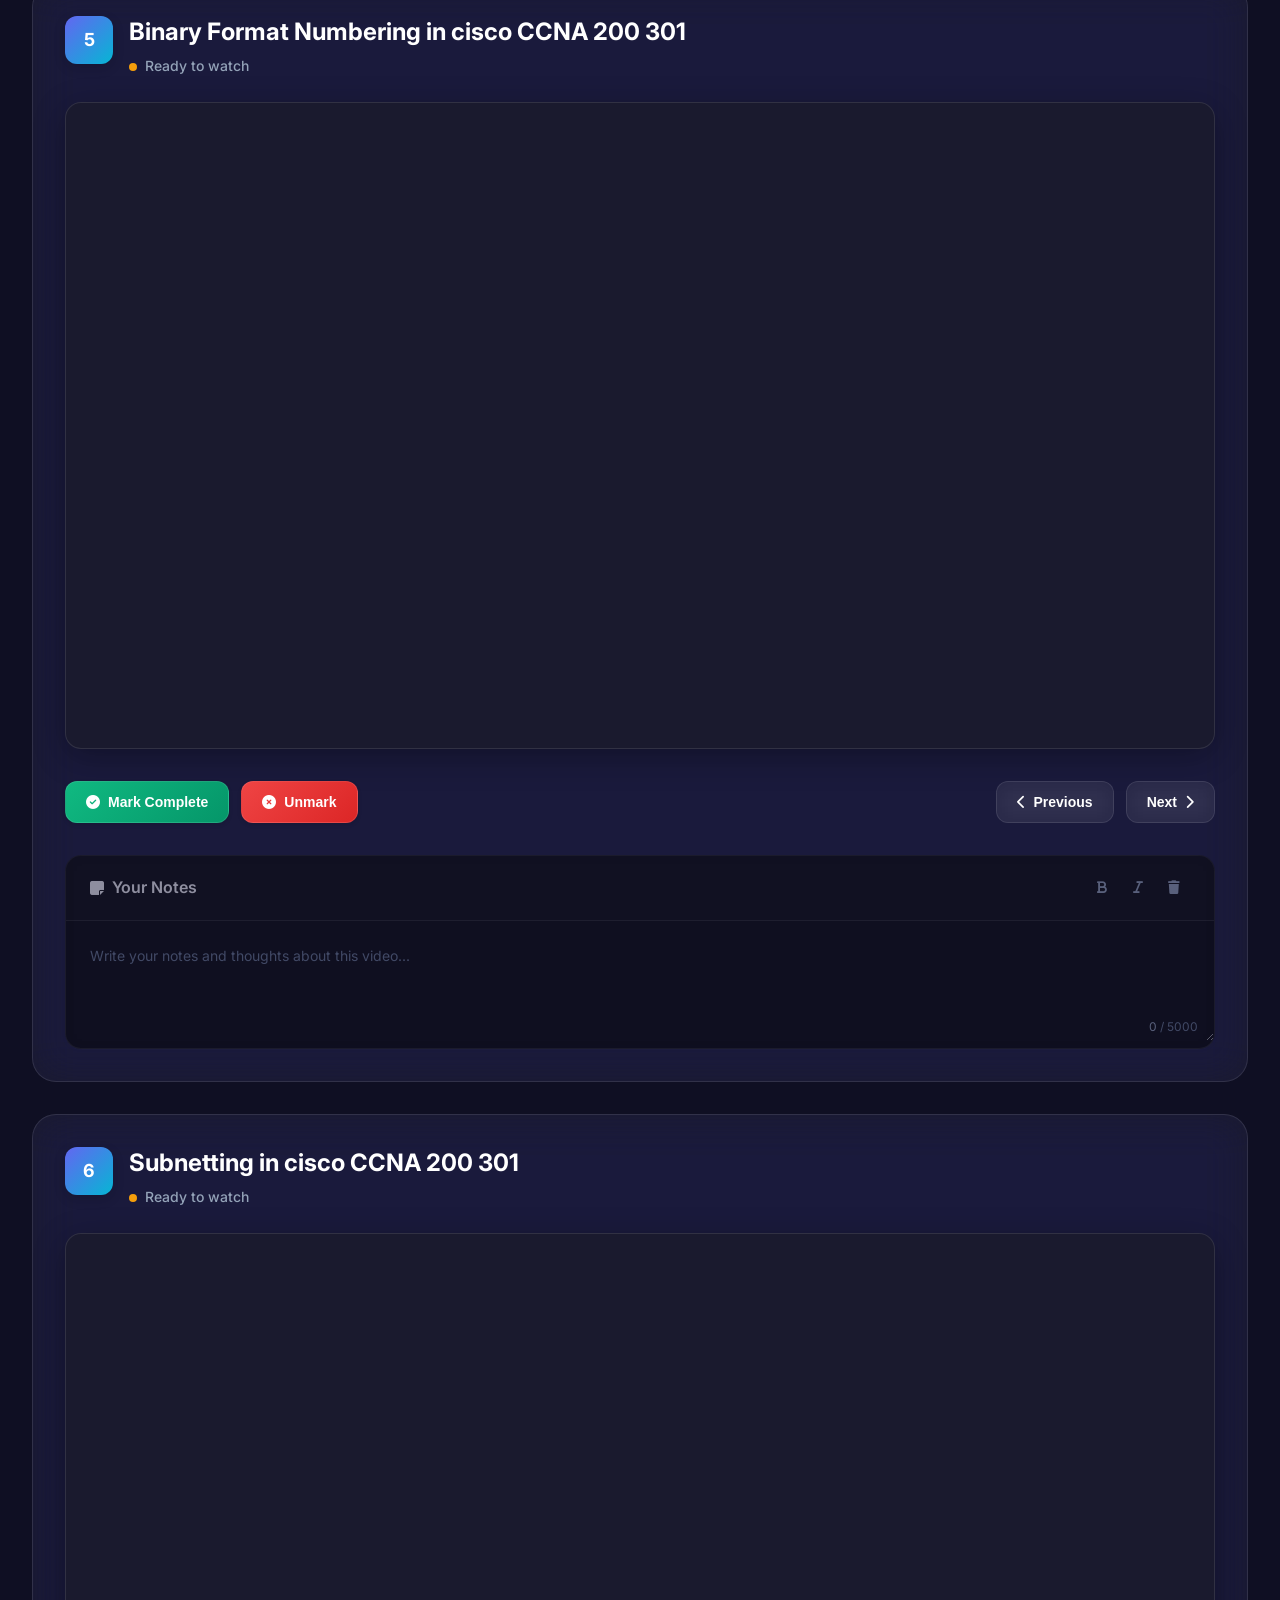
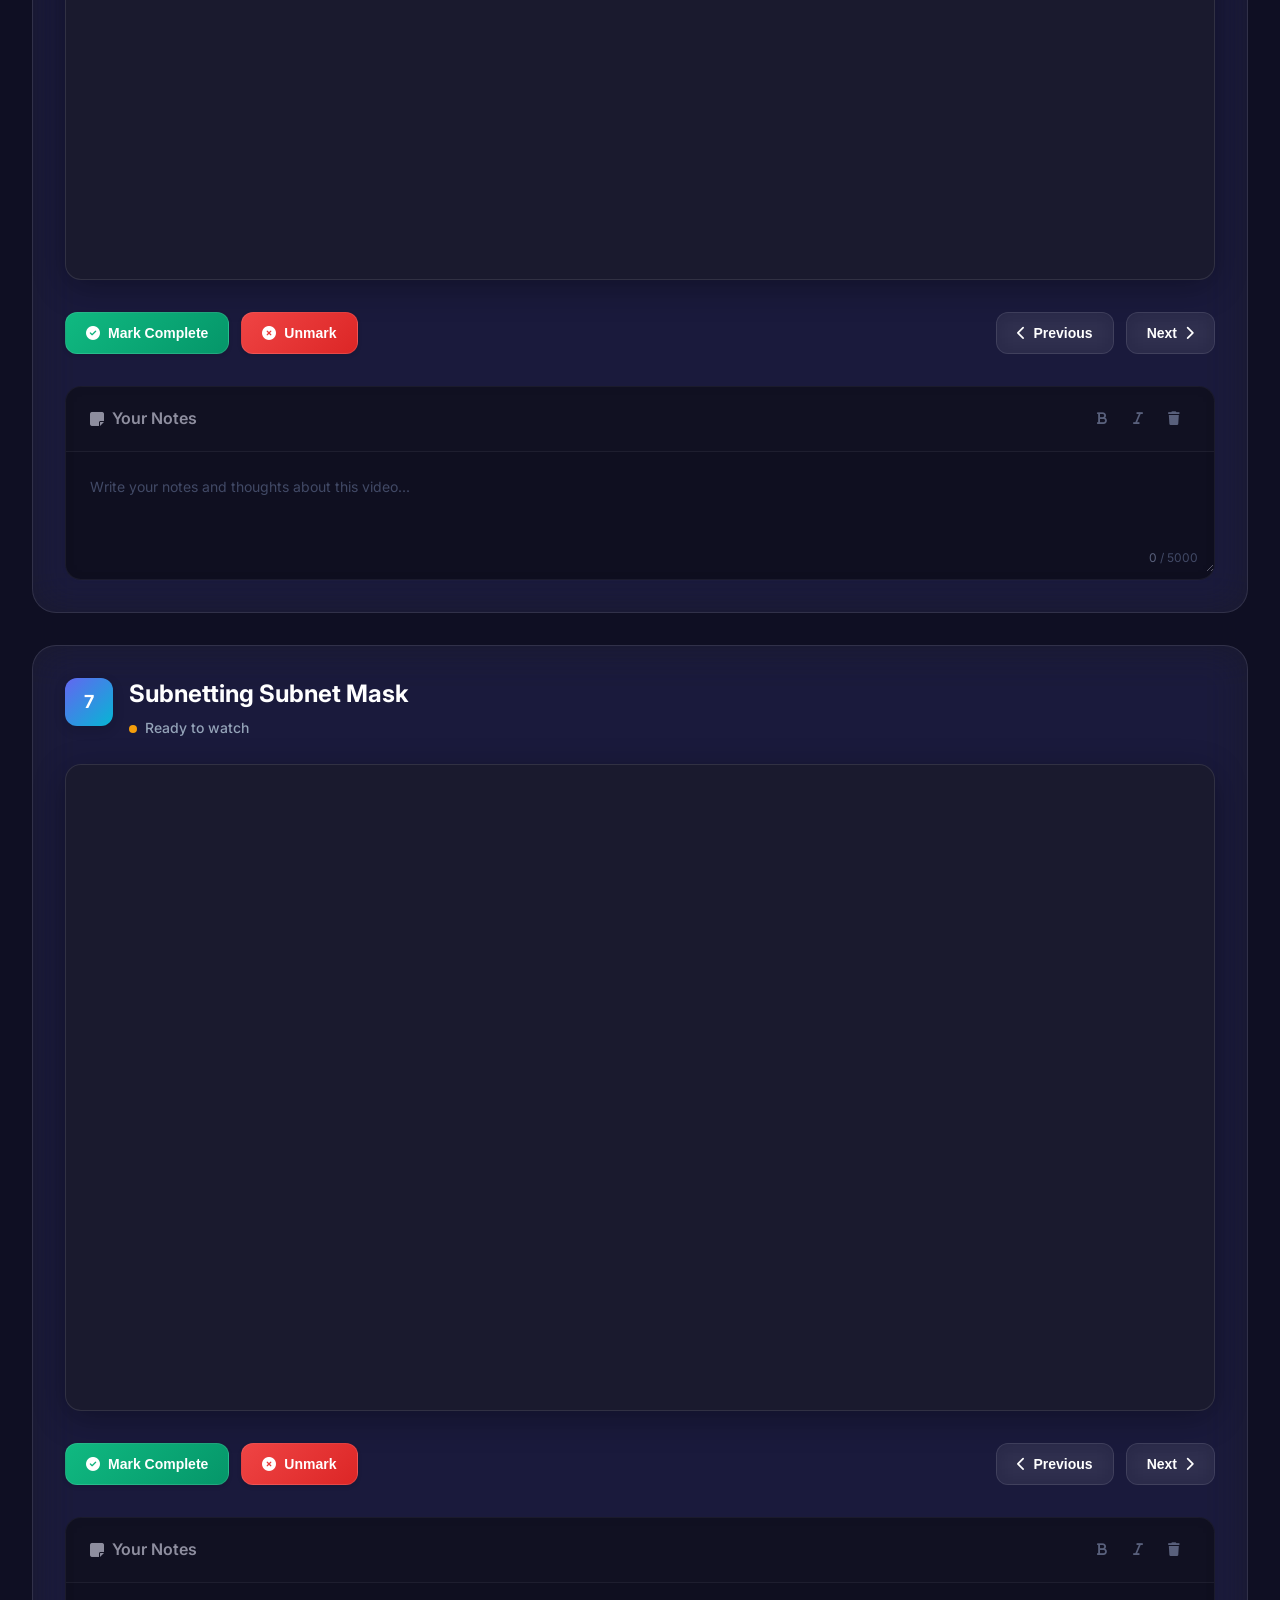
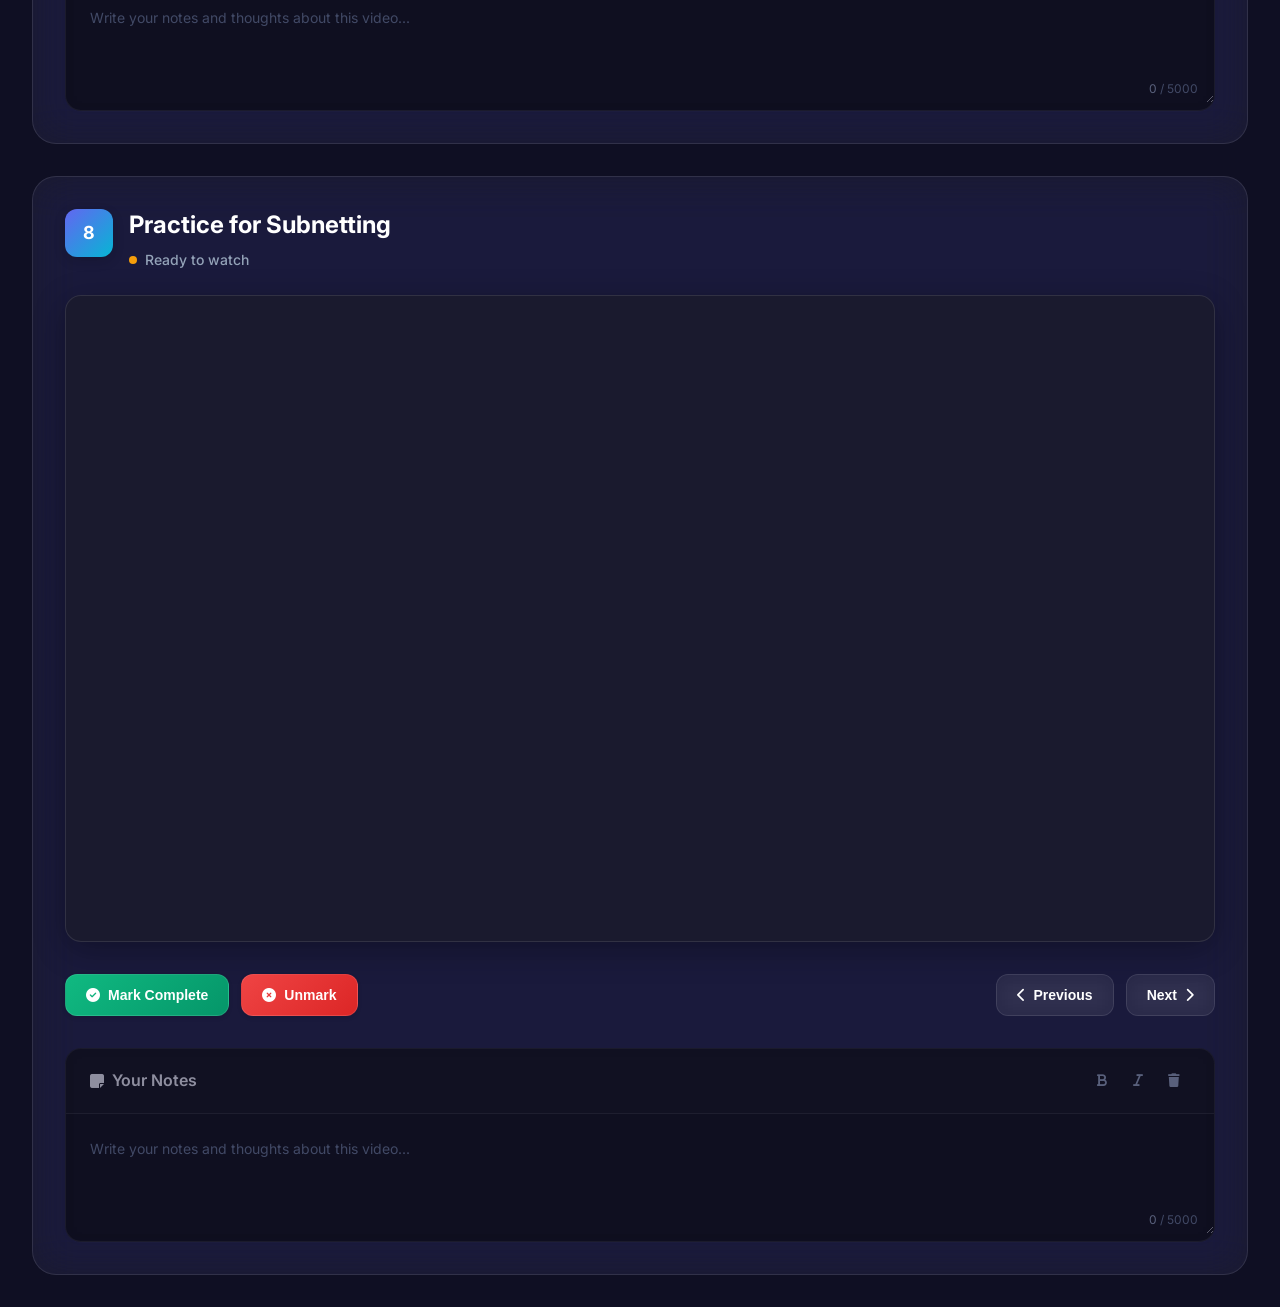
<file: s2.html>
<!DOCTYPE html>

<html lang="en">
<head>
<meta charset="utf-8"/>
<meta content="width=device-width, initial-scale=1.0" name="viewport"/>
<title>CCNA Networking  Complete Cisco CCNA 200-301 Prep Course</title>
<link href="styles.css" rel="stylesheet"/>
<link href="https://cdnjs.cloudflare.com/ajax/libs/font-awesome/6.4.0/css/all.min.css" rel="stylesheet"/>
<link href="https://fonts.googleapis.com/css2?family=Inter:wght@300;400;500;600;700&amp;display=swap" rel="stylesheet"/>
</head>
<body>
<!-- Background Elements -->
<div class="bg-gradient"></div>
<div class="floating-shapes">
<div class="shape shape-1"></div>
<div class="shape shape-2"></div>
<div class="shape shape-3"></div>
</div>
<!-- Header -->
<header class="glassmorphism-header">
<!-- Navigation -->
<nav class="modern-nav">
<div class="nav-container">
<button class="nav-scroll-btn left-scroll" id="leftScroll">
<i class="fas fa-chevron-left"></i>
</button>
<ul class="nav-carousel" id="navCarousel">
<li class="nav-item">
<a class="nav-link" href="index.html">
<div class="nav-icon">
<span class="nav-number">1</span>
</div>
<div class="nav-content">
<span class="nav-title">Bases of Networking Technologies in ccna</span>
<span class="nav-subtitle">12 videos</span>
</div>
<div class="nav-indicator"></div>
</a>
</li>
<li class="nav-item active">
<a class="nav-link" href="s2.html">
<div class="nav-icon">
<span class="nav-number">2</span>
</div>
<div class="nav-content">
<span class="nav-title">IPv4 Addressing in cisco CCNA 200 301</span>
<span class="nav-subtitle">8 videos</span>
</div>
<div class="nav-indicator"></div>
</a>
</li>
<li class="nav-item">
<a class="nav-link" href="s3.html">
<div class="nav-icon">
<span class="nav-number">3</span>
</div>
<div class="nav-content">
<span class="nav-title">IPv6 Addressing in ccna</span>
<span class="nav-subtitle">3 videos</span>
</div>
<div class="nav-indicator"></div>
</a>
</li>
<li class="nav-item">
<a class="nav-link" href="s4.html">
<div class="nav-icon">
<span class="nav-number">4</span>
</div>
<div class="nav-content">
<span class="nav-title">IP Routing</span>
<span class="nav-subtitle">9 videos</span>
</div>
<div class="nav-indicator"></div>
</a>
</li>
<li class="nav-item">
<a class="nav-link" href="s5.html">
<div class="nav-icon">
<span class="nav-number">5</span>
</div>
<div class="nav-content">
<span class="nav-title">Cisco CCNA 200301 Ethernet Switching</span>
<span class="nav-subtitle">10 videos</span>
</div>
<div class="nav-indicator"></div>
</a>
</li>
<li class="nav-item">
<a class="nav-link" href="s6.html">
<div class="nav-icon">
<span class="nav-number">6</span>
</div>
<div class="nav-content">
<span class="nav-title">CCNA 200301 Wireless Networks</span>
<span class="nav-subtitle">7 videos</span>
</div>
<div class="nav-indicator"></div>
</a>
</li>
<li class="nav-item">
<a class="nav-link" href="s7.html">
<div class="nav-icon">
<span class="nav-number">7</span>
</div>
<div class="nav-content">
<span class="nav-title">Network Services in Cisco CCNA</span>
<span class="nav-subtitle">11 videos</span>
</div>
<div class="nav-indicator"></div>
</a>
</li>
<li class="nav-item">
<a class="nav-link" href="s8.html">
<div class="nav-icon">
<span class="nav-number">8</span>
</div>
<div class="nav-content">
<span class="nav-title">Network Security</span>
<span class="nav-subtitle">14 videos</span>
</div>
<div class="nav-indicator"></div>
</a>
</li>
<li class="nav-item">
<a class="nav-link" href="s9.html">
<div class="nav-icon">
<span class="nav-number">9</span>
</div>
<div class="nav-content">
<span class="nav-title">Network Programmability</span>
<span class="nav-subtitle">4 videos</span>
</div>
<div class="nav-indicator"></div>
</a>
</li></ul>
<button class="nav-scroll-btn right-scroll" id="rightScroll">
<i class="fas fa-chevron-right"></i>
</button>
</div>
</nav>
</header>
<!-- Floating Navigation -->
<button class="floating-nav left-nav" onclick="navigate('index.html')">
<i class="fas fa-chevron-left"></i>
</button>
<button class="floating-nav right-nav" onclick="navigate('s3.html')">
<i class="fas fa-chevron-right"></i>
</button>
<!-- Main Content -->
<main class="main-container">
<div class="content-wrapper">
<div class="header-content">
<div class="logo-section">
<div class="logo-icon">
<i class="fas fa-play-circle"></i>
</div>
<h1 class="app-title">CCNA Networking  Complete Cisco CCNA 200-301 Prep Course</h1>
</div>
<!-- Progress Indicator -->
<div class="progress-indicator">
<div class="progress-bar">
<div class="progress-fill" style="width: 22.22222222222222%"></div>
</div>
<span class="progress-text">2 of 9</span>
</div>
</div>
<!-- Video sections will be inserted here -->

<section class="video-section glassmorphism" data-video-index="0" id="section13">
<div class="section-header">
<div class="video-info">
<div class="video-badge">
<span class="badge-number">1</span>
</div>
<div class="video-meta">
<h2 class="video-title">What is IPv4 Address</h2>
<div class="video-status">
<span class="status-dot"></span>
<span class="status-text">Ready to watch</span>
</div>
</div>
</div>
</div>
<div class="video-container modern-player">
<iframe allow="autoplay; fullscreen" allowfullscreen="" class="video-iframe" loading="lazy" src="https://drive.google.com/file/d/13VnjGlVHZEwB648Um3gwvvDyuuBnemjp/preview">
</iframe>
</div>
<div class="section-actions">
<div class="action-group completion-group">
<button class="action-btn complete-btn" data-section="section13">
<div class="btn-content">
<i class="fas fa-check-circle"></i>
<span>Mark Complete</span>
</div>
</button>
<button class="action-btn unmark-btn" data-section="section13">
<div class="btn-content">
<i class="fas fa-times-circle"></i>
<span>Unmark</span>
</div>
</button>
</div>
<div class="action-group navigation-group">
<button class="action-btn nav-btn prev-btn" disabled="" onclick="navigateToSection('prev', 0)">
<div class="btn-content">
<i class="fas fa-chevron-left"></i>
<span>Previous</span>
</div>
</button>
<button class="action-btn nav-btn next-btn" onclick="navigateToSection('next', 0)">
<div class="btn-content">
<span>Next</span>
<i class="fas fa-chevron-right"></i>
</div>
</button>
</div>
</div>
<div class="notes-container">
<div class="notes-header">
<div class="notes-title">
<i class="fas fa-sticky-note"></i>
<span>Your Notes</span>
</div>
<div class="notes-tools">
<button class="tool-btn" id="bold-13" title="Bold">
<i class="fas fa-bold"></i>
</button>
<button class="tool-btn" id="italic-13" title="Italic">
<i class="fas fa-italic"></i>
</button>
<button class="tool-btn" id="clear-13" title="Clear Notes">
<i class="fas fa-trash"></i>
</button>
</div>
</div>
<div class="notes-input-container">
<textarea class="notes-input" data-video-id="13" id="notes13" placeholder="Write your notes and thoughts about this video..."></textarea>
<div class="notes-counter">
<span class="char-count">0</span>
<span class="char-limit">/ 5000</span>
</div>
</div>
</div>
</section>
<section class="video-section glassmorphism" data-video-index="1" id="section14">
<div class="section-header">
<div class="video-info">
<div class="video-badge">
<span class="badge-number">2</span>
</div>
<div class="video-meta">
<h2 class="video-title">Classes and Assignment of IPv4 Address</h2>
<div class="video-status">
<span class="status-dot"></span>
<span class="status-text">Ready to watch</span>
</div>
</div>
</div>
</div>
<div class="video-container modern-player">
<iframe allow="autoplay; fullscreen" allowfullscreen="" class="video-iframe" loading="lazy" src="https://drive.google.com/file/d/13I4Jt-O7FN_npXOFOj77wkvHefog84G3/preview">
</iframe>
</div>
<div class="section-actions">
<div class="action-group completion-group">
<button class="action-btn complete-btn" data-section="section14">
<div class="btn-content">
<i class="fas fa-check-circle"></i>
<span>Mark Complete</span>
</div>
</button>
<button class="action-btn unmark-btn" data-section="section14">
<div class="btn-content">
<i class="fas fa-times-circle"></i>
<span>Unmark</span>
</div>
</button>
</div>
<div class="action-group navigation-group">
<button class="action-btn nav-btn prev-btn" onclick="navigateToSection('prev', 1)">
<div class="btn-content">
<i class="fas fa-chevron-left"></i>
<span>Previous</span>
</div>
</button>
<button class="action-btn nav-btn next-btn" onclick="navigateToSection('next', 1)">
<div class="btn-content">
<span>Next</span>
<i class="fas fa-chevron-right"></i>
</div>
</button>
</div>
</div>
<div class="notes-container">
<div class="notes-header">
<div class="notes-title">
<i class="fas fa-sticky-note"></i>
<span>Your Notes</span>
</div>
<div class="notes-tools">
<button class="tool-btn" id="bold-14" title="Bold">
<i class="fas fa-bold"></i>
</button>
<button class="tool-btn" id="italic-14" title="Italic">
<i class="fas fa-italic"></i>
</button>
<button class="tool-btn" id="clear-14" title="Clear Notes">
<i class="fas fa-trash"></i>
</button>
</div>
</div>
<div class="notes-input-container">
<textarea class="notes-input" data-video-id="14" id="notes14" placeholder="Write your notes and thoughts about this video..."></textarea>
<div class="notes-counter">
<span class="char-count">0</span>
<span class="char-limit">/ 5000</span>
</div>
</div>
</div>
</section>
<section class="video-section glassmorphism" data-video-index="2" id="section15">
<div class="section-header">
<div class="video-info">
<div class="video-badge">
<span class="badge-number">3</span>
</div>
<div class="video-meta">
<h2 class="video-title">DNS Services in ccna</h2>
<div class="video-status">
<span class="status-dot"></span>
<span class="status-text">Ready to watch</span>
</div>
</div>
</div>
</div>
<div class="video-container modern-player">
<iframe allow="autoplay; fullscreen" allowfullscreen="" class="video-iframe" loading="lazy" src="https://drive.google.com/file/d/134j5YbGPk6jGJisnPENePYArrVXmwl9_/preview">
</iframe>
</div>
<div class="section-actions">
<div class="action-group completion-group">
<button class="action-btn complete-btn" data-section="section15">
<div class="btn-content">
<i class="fas fa-check-circle"></i>
<span>Mark Complete</span>
</div>
</button>
<button class="action-btn unmark-btn" data-section="section15">
<div class="btn-content">
<i class="fas fa-times-circle"></i>
<span>Unmark</span>
</div>
</button>
</div>
<div class="action-group navigation-group">
<button class="action-btn nav-btn prev-btn" onclick="navigateToSection('prev', 2)">
<div class="btn-content">
<i class="fas fa-chevron-left"></i>
<span>Previous</span>
</div>
</button>
<button class="action-btn nav-btn next-btn" onclick="navigateToSection('next', 2)">
<div class="btn-content">
<span>Next</span>
<i class="fas fa-chevron-right"></i>
</div>
</button>
</div>
</div>
<div class="notes-container">
<div class="notes-header">
<div class="notes-title">
<i class="fas fa-sticky-note"></i>
<span>Your Notes</span>
</div>
<div class="notes-tools">
<button class="tool-btn" id="bold-15" title="Bold">
<i class="fas fa-bold"></i>
</button>
<button class="tool-btn" id="italic-15" title="Italic">
<i class="fas fa-italic"></i>
</button>
<button class="tool-btn" id="clear-15" title="Clear Notes">
<i class="fas fa-trash"></i>
</button>
</div>
</div>
<div class="notes-input-container">
<textarea class="notes-input" data-video-id="15" id="notes15" placeholder="Write your notes and thoughts about this video..."></textarea>
<div class="notes-counter">
<span class="char-count">0</span>
<span class="char-limit">/ 5000</span>
</div>
</div>
</div>
</section>
<section class="video-section glassmorphism" data-video-index="3" id="section16">
<div class="section-header">
<div class="video-info">
<div class="video-badge">
<span class="badge-number">4</span>
</div>
<div class="video-meta">
<h2 class="video-title">Unicast Multicast and Broadcast</h2>
<div class="video-status">
<span class="status-dot"></span>
<span class="status-text">Ready to watch</span>
</div>
</div>
</div>
</div>
<div class="video-container modern-player">
<iframe allow="autoplay; fullscreen" allowfullscreen="" class="video-iframe" loading="lazy" src="https://drive.google.com/file/d/13N0or14yBp1tJESXpo1OHr-5p84mgN7X/preview">
</iframe>
</div>
<div class="section-actions">
<div class="action-group completion-group">
<button class="action-btn complete-btn" data-section="section16">
<div class="btn-content">
<i class="fas fa-check-circle"></i>
<span>Mark Complete</span>
</div>
</button>
<button class="action-btn unmark-btn" data-section="section16">
<div class="btn-content">
<i class="fas fa-times-circle"></i>
<span>Unmark</span>
</div>
</button>
</div>
<div class="action-group navigation-group">
<button class="action-btn nav-btn prev-btn" onclick="navigateToSection('prev', 3)">
<div class="btn-content">
<i class="fas fa-chevron-left"></i>
<span>Previous</span>
</div>
</button>
<button class="action-btn nav-btn next-btn" onclick="navigateToSection('next', 3)">
<div class="btn-content">
<span>Next</span>
<i class="fas fa-chevron-right"></i>
</div>
</button>
</div>
</div>
<div class="notes-container">
<div class="notes-header">
<div class="notes-title">
<i class="fas fa-sticky-note"></i>
<span>Your Notes</span>
</div>
<div class="notes-tools">
<button class="tool-btn" id="bold-16" title="Bold">
<i class="fas fa-bold"></i>
</button>
<button class="tool-btn" id="italic-16" title="Italic">
<i class="fas fa-italic"></i>
</button>
<button class="tool-btn" id="clear-16" title="Clear Notes">
<i class="fas fa-trash"></i>
</button>
</div>
</div>
<div class="notes-input-container">
<textarea class="notes-input" data-video-id="16" id="notes16" placeholder="Write your notes and thoughts about this video..."></textarea>
<div class="notes-counter">
<span class="char-count">0</span>
<span class="char-limit">/ 5000</span>
</div>
</div>
</div>
</section>
<section class="video-section glassmorphism" data-video-index="4" id="section17">
<div class="section-header">
<div class="video-info">
<div class="video-badge">
<span class="badge-number">5</span>
</div>
<div class="video-meta">
<h2 class="video-title">Binary Format Numbering in cisco CCNA 200 301</h2>
<div class="video-status">
<span class="status-dot"></span>
<span class="status-text">Ready to watch</span>
</div>
</div>
</div>
</div>
<div class="video-container modern-player">
<iframe allow="autoplay; fullscreen" allowfullscreen="" class="video-iframe" loading="lazy" src="https://drive.google.com/file/d/13Z1Djyt8C-HI0V6uyp7c78bfUi0oz__5/preview">
</iframe>
</div>
<div class="section-actions">
<div class="action-group completion-group">
<button class="action-btn complete-btn" data-section="section17">
<div class="btn-content">
<i class="fas fa-check-circle"></i>
<span>Mark Complete</span>
</div>
</button>
<button class="action-btn unmark-btn" data-section="section17">
<div class="btn-content">
<i class="fas fa-times-circle"></i>
<span>Unmark</span>
</div>
</button>
</div>
<div class="action-group navigation-group">
<button class="action-btn nav-btn prev-btn" onclick="navigateToSection('prev', 4)">
<div class="btn-content">
<i class="fas fa-chevron-left"></i>
<span>Previous</span>
</div>
</button>
<button class="action-btn nav-btn next-btn" onclick="navigateToSection('next', 4)">
<div class="btn-content">
<span>Next</span>
<i class="fas fa-chevron-right"></i>
</div>
</button>
</div>
</div>
<div class="notes-container">
<div class="notes-header">
<div class="notes-title">
<i class="fas fa-sticky-note"></i>
<span>Your Notes</span>
</div>
<div class="notes-tools">
<button class="tool-btn" id="bold-17" title="Bold">
<i class="fas fa-bold"></i>
</button>
<button class="tool-btn" id="italic-17" title="Italic">
<i class="fas fa-italic"></i>
</button>
<button class="tool-btn" id="clear-17" title="Clear Notes">
<i class="fas fa-trash"></i>
</button>
</div>
</div>
<div class="notes-input-container">
<textarea class="notes-input" data-video-id="17" id="notes17" placeholder="Write your notes and thoughts about this video..."></textarea>
<div class="notes-counter">
<span class="char-count">0</span>
<span class="char-limit">/ 5000</span>
</div>
</div>
</div>
</section>
<section class="video-section glassmorphism" data-video-index="5" id="section18">
<div class="section-header">
<div class="video-info">
<div class="video-badge">
<span class="badge-number">6</span>
</div>
<div class="video-meta">
<h2 class="video-title">Subnetting in cisco CCNA 200 301</h2>
<div class="video-status">
<span class="status-dot"></span>
<span class="status-text">Ready to watch</span>
</div>
</div>
</div>
</div>
<div class="video-container modern-player">
<iframe allow="autoplay; fullscreen" allowfullscreen="" class="video-iframe" loading="lazy" src="https://drive.google.com/file/d/13SGA1BMSOmFWKe6ve24QAIjYoL3iEKjs/preview">
</iframe>
</div>
<div class="section-actions">
<div class="action-group completion-group">
<button class="action-btn complete-btn" data-section="section18">
<div class="btn-content">
<i class="fas fa-check-circle"></i>
<span>Mark Complete</span>
</div>
</button>
<button class="action-btn unmark-btn" data-section="section18">
<div class="btn-content">
<i class="fas fa-times-circle"></i>
<span>Unmark</span>
</div>
</button>
</div>
<div class="action-group navigation-group">
<button class="action-btn nav-btn prev-btn" onclick="navigateToSection('prev', 5)">
<div class="btn-content">
<i class="fas fa-chevron-left"></i>
<span>Previous</span>
</div>
</button>
<button class="action-btn nav-btn next-btn" onclick="navigateToSection('next', 5)">
<div class="btn-content">
<span>Next</span>
<i class="fas fa-chevron-right"></i>
</div>
</button>
</div>
</div>
<div class="notes-container">
<div class="notes-header">
<div class="notes-title">
<i class="fas fa-sticky-note"></i>
<span>Your Notes</span>
</div>
<div class="notes-tools">
<button class="tool-btn" id="bold-18" title="Bold">
<i class="fas fa-bold"></i>
</button>
<button class="tool-btn" id="italic-18" title="Italic">
<i class="fas fa-italic"></i>
</button>
<button class="tool-btn" id="clear-18" title="Clear Notes">
<i class="fas fa-trash"></i>
</button>
</div>
</div>
<div class="notes-input-container">
<textarea class="notes-input" data-video-id="18" id="notes18" placeholder="Write your notes and thoughts about this video..."></textarea>
<div class="notes-counter">
<span class="char-count">0</span>
<span class="char-limit">/ 5000</span>
</div>
</div>
</div>
</section>
<section class="video-section glassmorphism" data-video-index="6" id="section19">
<div class="section-header">
<div class="video-info">
<div class="video-badge">
<span class="badge-number">7</span>
</div>
<div class="video-meta">
<h2 class="video-title">Subnetting Subnet Mask</h2>
<div class="video-status">
<span class="status-dot"></span>
<span class="status-text">Ready to watch</span>
</div>
</div>
</div>
</div>
<div class="video-container modern-player">
<iframe allow="autoplay; fullscreen" allowfullscreen="" class="video-iframe" loading="lazy" src="https://drive.google.com/file/d/13QRpGat-3xU-T8Mje7A-nPHJYZVIGOy0/preview">
</iframe>
</div>
<div class="section-actions">
<div class="action-group completion-group">
<button class="action-btn complete-btn" data-section="section19">
<div class="btn-content">
<i class="fas fa-check-circle"></i>
<span>Mark Complete</span>
</div>
</button>
<button class="action-btn unmark-btn" data-section="section19">
<div class="btn-content">
<i class="fas fa-times-circle"></i>
<span>Unmark</span>
</div>
</button>
</div>
<div class="action-group navigation-group">
<button class="action-btn nav-btn prev-btn" onclick="navigateToSection('prev', 6)">
<div class="btn-content">
<i class="fas fa-chevron-left"></i>
<span>Previous</span>
</div>
</button>
<button class="action-btn nav-btn next-btn" onclick="navigateToSection('next', 6)">
<div class="btn-content">
<span>Next</span>
<i class="fas fa-chevron-right"></i>
</div>
</button>
</div>
</div>
<div class="notes-container">
<div class="notes-header">
<div class="notes-title">
<i class="fas fa-sticky-note"></i>
<span>Your Notes</span>
</div>
<div class="notes-tools">
<button class="tool-btn" id="bold-19" title="Bold">
<i class="fas fa-bold"></i>
</button>
<button class="tool-btn" id="italic-19" title="Italic">
<i class="fas fa-italic"></i>
</button>
<button class="tool-btn" id="clear-19" title="Clear Notes">
<i class="fas fa-trash"></i>
</button>
</div>
</div>
<div class="notes-input-container">
<textarea class="notes-input" data-video-id="19" id="notes19" placeholder="Write your notes and thoughts about this video..."></textarea>
<div class="notes-counter">
<span class="char-count">0</span>
<span class="char-limit">/ 5000</span>
</div>
</div>
</div>
</section>
<section class="video-section glassmorphism" data-video-index="7" id="section20">
<div class="section-header">
<div class="video-info">
<div class="video-badge">
<span class="badge-number">8</span>
</div>
<div class="video-meta">
<h2 class="video-title">Practice for Subnetting</h2>
<div class="video-status">
<span class="status-dot"></span>
<span class="status-text">Ready to watch</span>
</div>
</div>
</div>
</div>
<div class="video-container modern-player">
<iframe allow="autoplay; fullscreen" allowfullscreen="" class="video-iframe" loading="lazy" src="https://drive.google.com/file/d/13BVsDnyoCyWs4rpXQMaDwyksa0tj3aM6/preview">
</iframe>
</div>
<div class="section-actions">
<div class="action-group completion-group">
<button class="action-btn complete-btn" data-section="section20">
<div class="btn-content">
<i class="fas fa-check-circle"></i>
<span>Mark Complete</span>
</div>
</button>
<button class="action-btn unmark-btn" data-section="section20">
<div class="btn-content">
<i class="fas fa-times-circle"></i>
<span>Unmark</span>
</div>
</button>
</div>
<div class="action-group navigation-group">
<button class="action-btn nav-btn prev-btn" onclick="navigateToSection('prev', 7)">
<div class="btn-content">
<i class="fas fa-chevron-left"></i>
<span>Previous</span>
</div>
</button>
<button class="action-btn nav-btn next-btn" onclick="navigateToSection('next', 7)">
<div class="btn-content">
<span>Next</span>
<i class="fas fa-chevron-right"></i>
</div>
</button>
</div>
</div>
<div class="notes-container">
<div class="notes-header">
<div class="notes-title">
<i class="fas fa-sticky-note"></i>
<span>Your Notes</span>
</div>
<div class="notes-tools">
<button class="tool-btn" id="bold-20" title="Bold">
<i class="fas fa-bold"></i>
</button>
<button class="tool-btn" id="italic-20" title="Italic">
<i class="fas fa-italic"></i>
</button>
<button class="tool-btn" id="clear-20" title="Clear Notes">
<i class="fas fa-trash"></i>
</button>
</div>
</div>
<div class="notes-input-container">
<textarea class="notes-input" data-video-id="20" id="notes20" placeholder="Write your notes and thoughts about this video..."></textarea>
<div class="notes-counter">
<span class="char-count">0</span>
<span class="char-limit">/ 5000</span>
</div>
</div>
</div>
</section>
</div>
</main>
<!-- Floating Action Buttons -->
<div class="fab-container">
<div class="fab-menu">
<button class="fab main-fab" id="mainFab">
<i class="fas fa-plus"></i>
</button>
<div class="fab-options">
<button class="fab option-fab" id="exportButton" title="Export Progress">
<i class="fas fa-download"></i>
</button>
<button class="fab option-fab" id="importDataButton" title="Import Progress">
<i class="fas fa-upload"></i>
</button>
<button class="fab option-fab home-fab" onclick="window.location.href='https://brahimsaa.github.io/all';" title="Home">
<i class="fas fa-home"></i>
</button>
</div>
</div>
</div>
<!-- Hidden File Input -->
<input accept=".json" id="importButton" style="display: none;" type="file"/>
<!-- Loading Overlay -->
<div class="loading-overlay" id="loadingOverlay">
<div class="loading-spinner">
<div class="spinner"></div>
<p>Loading content...</p>
</div>
</div>
<script src="script.js"></script>
</body>
</html>
</file>
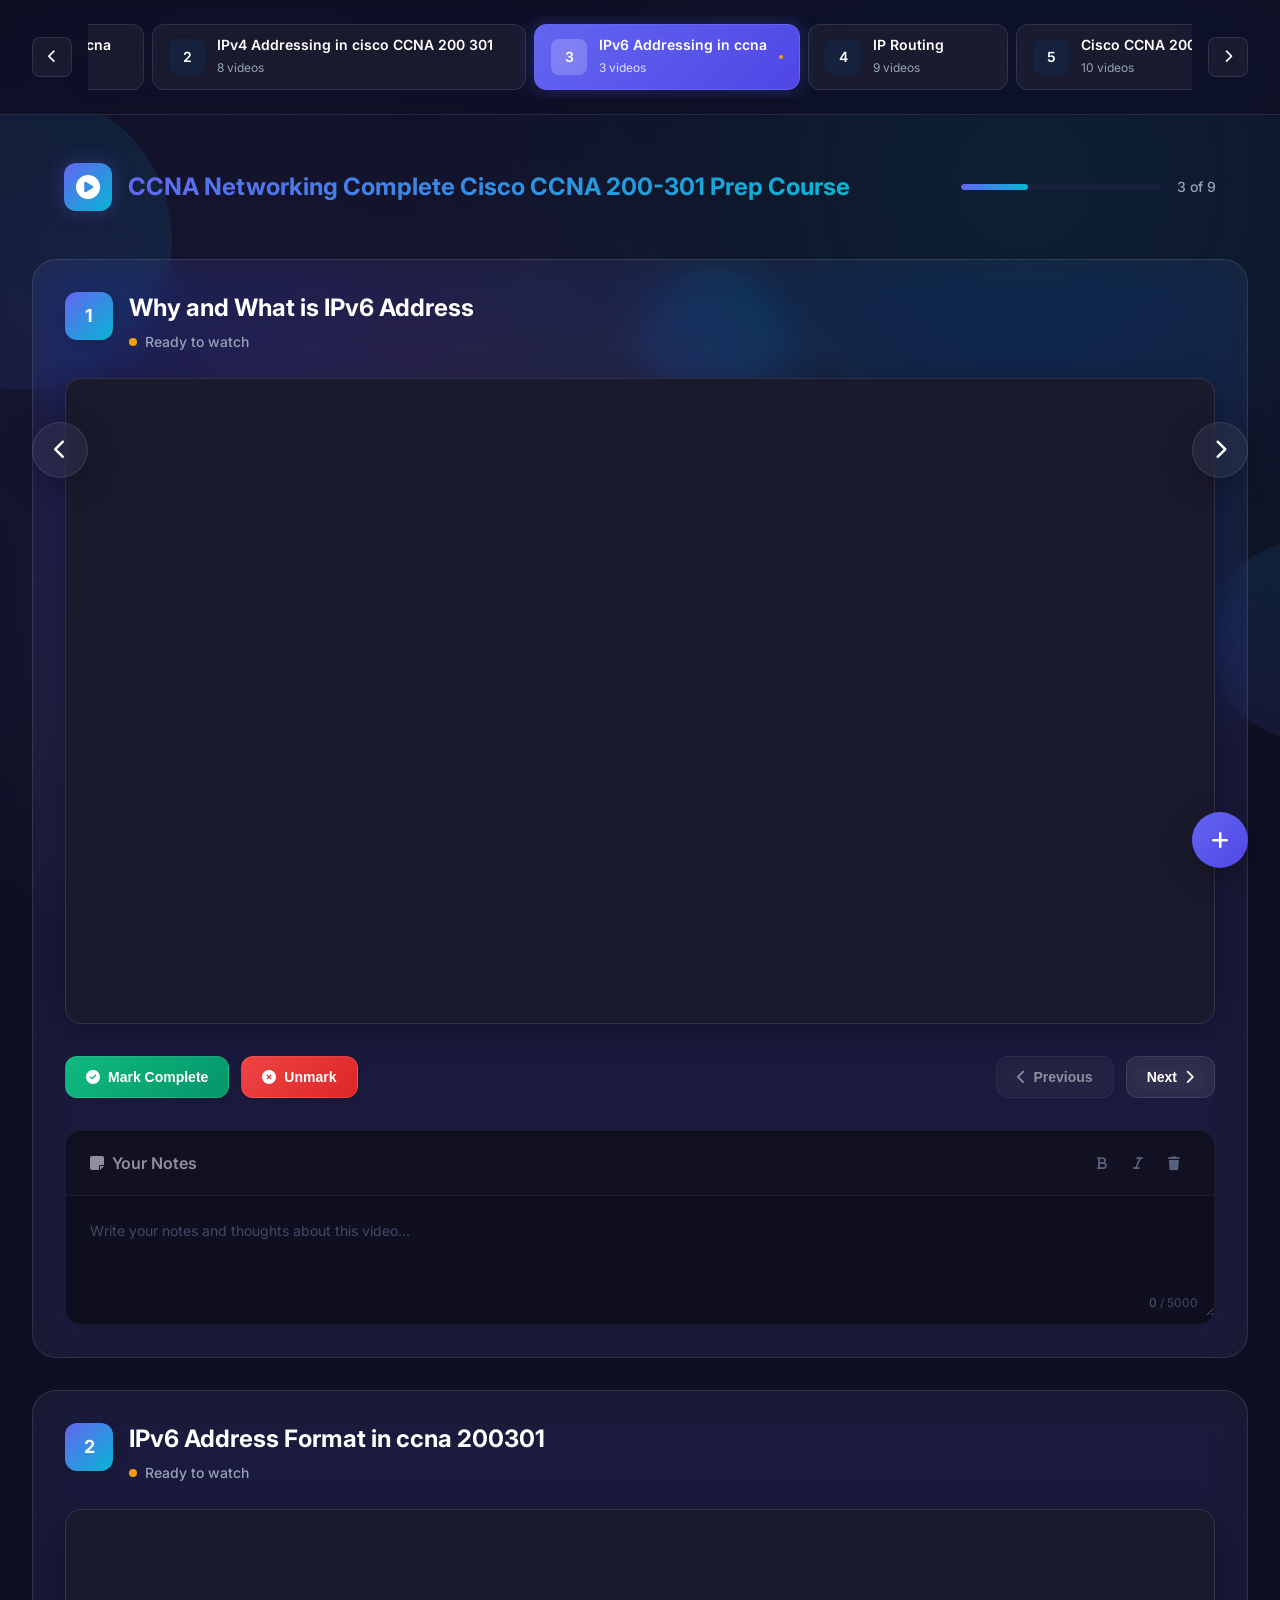
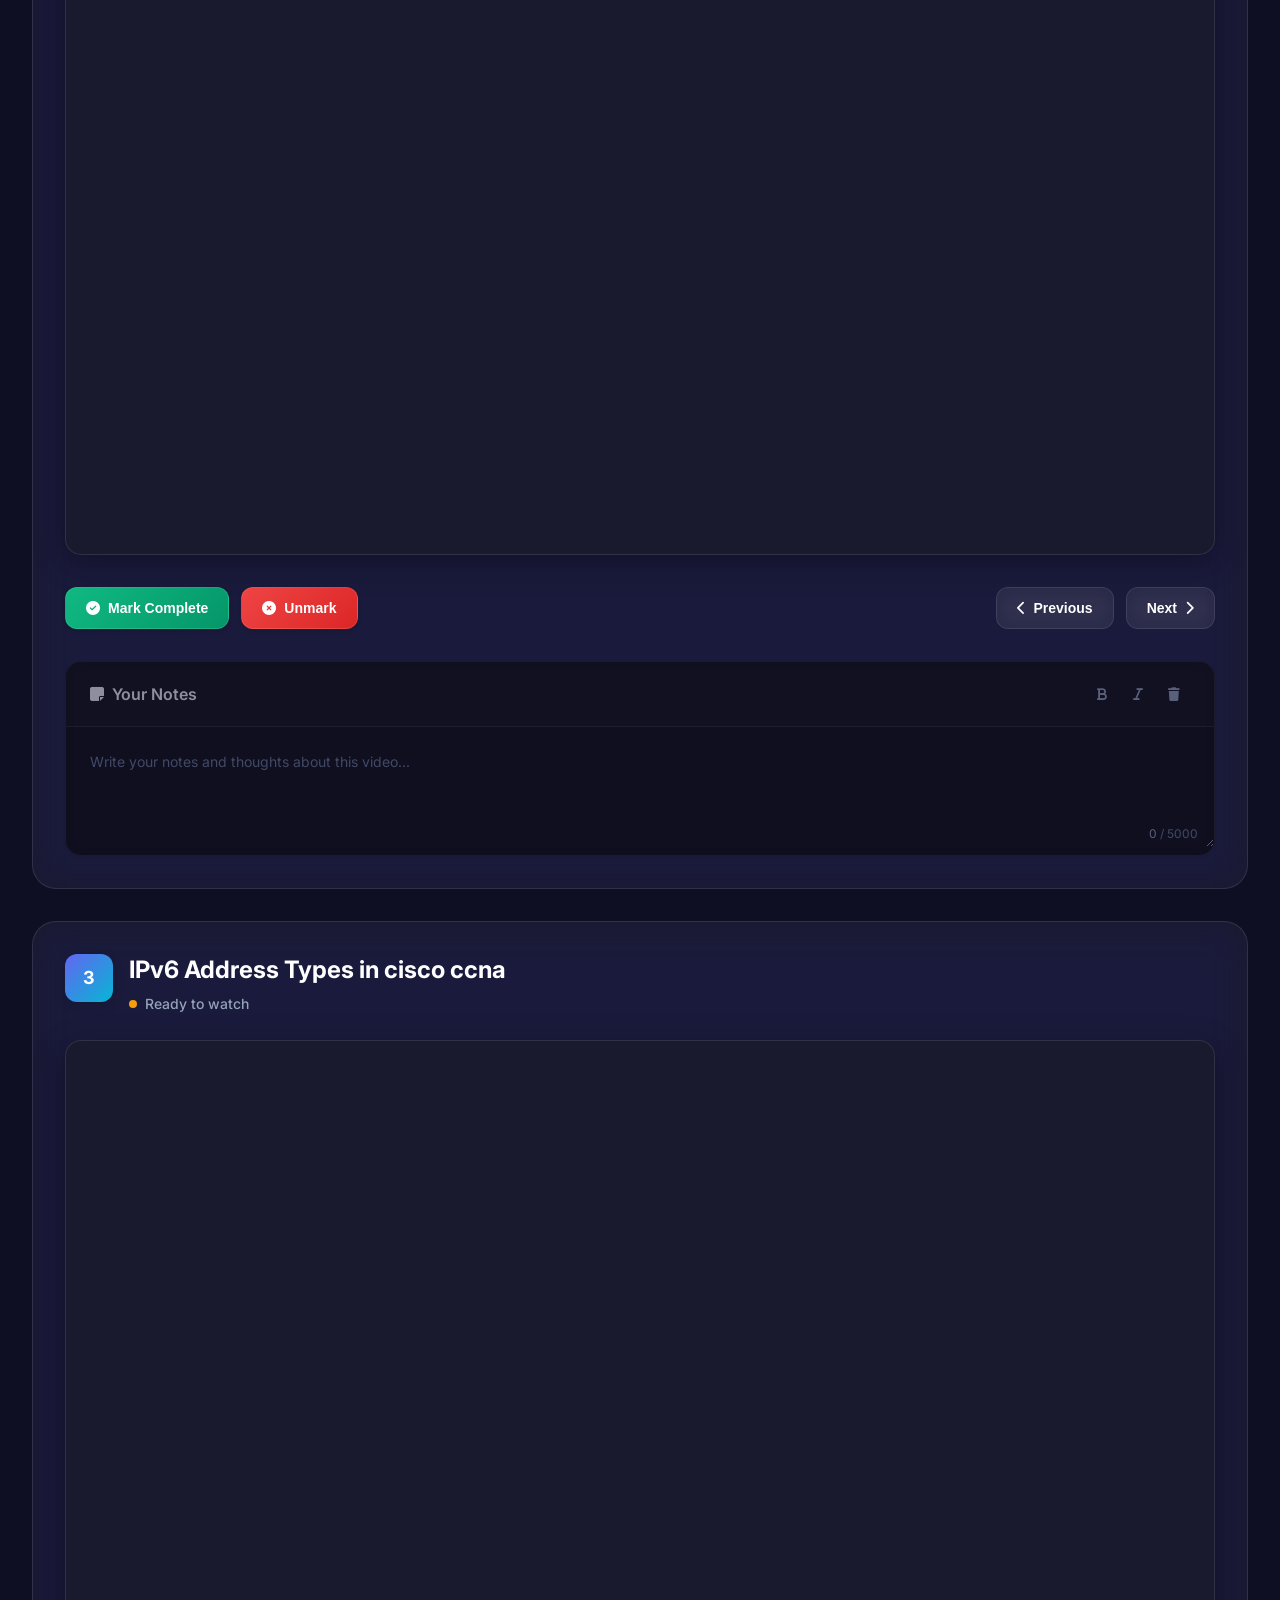
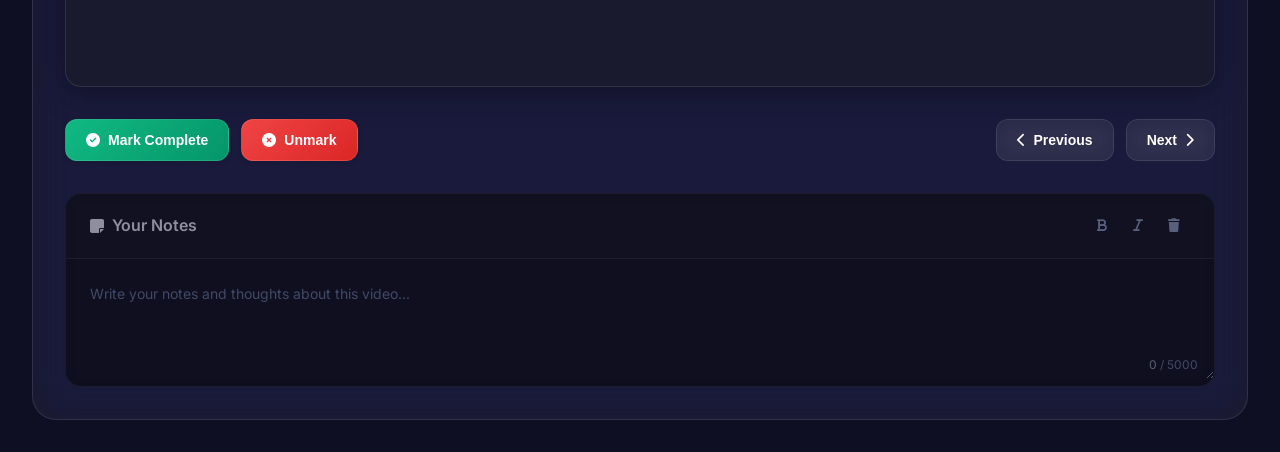
<file: s3.html>
<!DOCTYPE html>

<html lang="en">
<head>
<meta charset="utf-8"/>
<meta content="width=device-width, initial-scale=1.0" name="viewport"/>
<title>CCNA Networking  Complete Cisco CCNA 200-301 Prep Course</title>
<link href="styles.css" rel="stylesheet"/>
<link href="https://cdnjs.cloudflare.com/ajax/libs/font-awesome/6.4.0/css/all.min.css" rel="stylesheet"/>
<link href="https://fonts.googleapis.com/css2?family=Inter:wght@300;400;500;600;700&amp;display=swap" rel="stylesheet"/>
</head>
<body>
<!-- Background Elements -->
<div class="bg-gradient"></div>
<div class="floating-shapes">
<div class="shape shape-1"></div>
<div class="shape shape-2"></div>
<div class="shape shape-3"></div>
</div>
<!-- Header -->
<header class="glassmorphism-header">
<!-- Navigation -->
<nav class="modern-nav">
<div class="nav-container">
<button class="nav-scroll-btn left-scroll" id="leftScroll">
<i class="fas fa-chevron-left"></i>
</button>
<ul class="nav-carousel" id="navCarousel">
<li class="nav-item">
<a class="nav-link" href="index.html">
<div class="nav-icon">
<span class="nav-number">1</span>
</div>
<div class="nav-content">
<span class="nav-title">Bases of Networking Technologies in ccna</span>
<span class="nav-subtitle">12 videos</span>
</div>
<div class="nav-indicator"></div>
</a>
</li>
<li class="nav-item">
<a class="nav-link" href="s2.html">
<div class="nav-icon">
<span class="nav-number">2</span>
</div>
<div class="nav-content">
<span class="nav-title">IPv4 Addressing in cisco CCNA 200 301</span>
<span class="nav-subtitle">8 videos</span>
</div>
<div class="nav-indicator"></div>
</a>
</li>
<li class="nav-item active">
<a class="nav-link" href="s3.html">
<div class="nav-icon">
<span class="nav-number">3</span>
</div>
<div class="nav-content">
<span class="nav-title">IPv6 Addressing in ccna</span>
<span class="nav-subtitle">3 videos</span>
</div>
<div class="nav-indicator"></div>
</a>
</li>
<li class="nav-item">
<a class="nav-link" href="s4.html">
<div class="nav-icon">
<span class="nav-number">4</span>
</div>
<div class="nav-content">
<span class="nav-title">IP Routing</span>
<span class="nav-subtitle">9 videos</span>
</div>
<div class="nav-indicator"></div>
</a>
</li>
<li class="nav-item">
<a class="nav-link" href="s5.html">
<div class="nav-icon">
<span class="nav-number">5</span>
</div>
<div class="nav-content">
<span class="nav-title">Cisco CCNA 200301 Ethernet Switching</span>
<span class="nav-subtitle">10 videos</span>
</div>
<div class="nav-indicator"></div>
</a>
</li>
<li class="nav-item">
<a class="nav-link" href="s6.html">
<div class="nav-icon">
<span class="nav-number">6</span>
</div>
<div class="nav-content">
<span class="nav-title">CCNA 200301 Wireless Networks</span>
<span class="nav-subtitle">7 videos</span>
</div>
<div class="nav-indicator"></div>
</a>
</li>
<li class="nav-item">
<a class="nav-link" href="s7.html">
<div class="nav-icon">
<span class="nav-number">7</span>
</div>
<div class="nav-content">
<span class="nav-title">Network Services in Cisco CCNA</span>
<span class="nav-subtitle">11 videos</span>
</div>
<div class="nav-indicator"></div>
</a>
</li>
<li class="nav-item">
<a class="nav-link" href="s8.html">
<div class="nav-icon">
<span class="nav-number">8</span>
</div>
<div class="nav-content">
<span class="nav-title">Network Security</span>
<span class="nav-subtitle">14 videos</span>
</div>
<div class="nav-indicator"></div>
</a>
</li>
<li class="nav-item">
<a class="nav-link" href="s9.html">
<div class="nav-icon">
<span class="nav-number">9</span>
</div>
<div class="nav-content">
<span class="nav-title">Network Programmability</span>
<span class="nav-subtitle">4 videos</span>
</div>
<div class="nav-indicator"></div>
</a>
</li></ul>
<button class="nav-scroll-btn right-scroll" id="rightScroll">
<i class="fas fa-chevron-right"></i>
</button>
</div>
</nav>
</header>
<!-- Floating Navigation -->
<button class="floating-nav left-nav" onclick="navigate('s2.html')">
<i class="fas fa-chevron-left"></i>
</button>
<button class="floating-nav right-nav" onclick="navigate('s4.html')">
<i class="fas fa-chevron-right"></i>
</button>
<!-- Main Content -->
<main class="main-container">
<div class="content-wrapper">
<div class="header-content">
<div class="logo-section">
<div class="logo-icon">
<i class="fas fa-play-circle"></i>
</div>
<h1 class="app-title">CCNA Networking  Complete Cisco CCNA 200-301 Prep Course</h1>
</div>
<!-- Progress Indicator -->
<div class="progress-indicator">
<div class="progress-bar">
<div class="progress-fill" style="width: 33.33333333333333%"></div>
</div>
<span class="progress-text">3 of 9</span>
</div>
</div>
<!-- Video sections will be inserted here -->

<section class="video-section glassmorphism" data-video-index="0" id="section21">
<div class="section-header">
<div class="video-info">
<div class="video-badge">
<span class="badge-number">1</span>
</div>
<div class="video-meta">
<h2 class="video-title">Why and What is IPv6 Address</h2>
<div class="video-status">
<span class="status-dot"></span>
<span class="status-text">Ready to watch</span>
</div>
</div>
</div>
</div>
<div class="video-container modern-player">
<iframe allow="autoplay; fullscreen" allowfullscreen="" class="video-iframe" loading="lazy" src="https://drive.google.com/file/d/15lrKK0RVIZsf1k-Kgy0EY7qEPaavY-Sz/preview">
</iframe>
</div>
<div class="section-actions">
<div class="action-group completion-group">
<button class="action-btn complete-btn" data-section="section21">
<div class="btn-content">
<i class="fas fa-check-circle"></i>
<span>Mark Complete</span>
</div>
</button>
<button class="action-btn unmark-btn" data-section="section21">
<div class="btn-content">
<i class="fas fa-times-circle"></i>
<span>Unmark</span>
</div>
</button>
</div>
<div class="action-group navigation-group">
<button class="action-btn nav-btn prev-btn" disabled="" onclick="navigateToSection('prev', 0)">
<div class="btn-content">
<i class="fas fa-chevron-left"></i>
<span>Previous</span>
</div>
</button>
<button class="action-btn nav-btn next-btn" onclick="navigateToSection('next', 0)">
<div class="btn-content">
<span>Next</span>
<i class="fas fa-chevron-right"></i>
</div>
</button>
</div>
</div>
<div class="notes-container">
<div class="notes-header">
<div class="notes-title">
<i class="fas fa-sticky-note"></i>
<span>Your Notes</span>
</div>
<div class="notes-tools">
<button class="tool-btn" id="bold-21" title="Bold">
<i class="fas fa-bold"></i>
</button>
<button class="tool-btn" id="italic-21" title="Italic">
<i class="fas fa-italic"></i>
</button>
<button class="tool-btn" id="clear-21" title="Clear Notes">
<i class="fas fa-trash"></i>
</button>
</div>
</div>
<div class="notes-input-container">
<textarea class="notes-input" data-video-id="21" id="notes21" placeholder="Write your notes and thoughts about this video..."></textarea>
<div class="notes-counter">
<span class="char-count">0</span>
<span class="char-limit">/ 5000</span>
</div>
</div>
</div>
</section>
<section class="video-section glassmorphism" data-video-index="1" id="section22">
<div class="section-header">
<div class="video-info">
<div class="video-badge">
<span class="badge-number">2</span>
</div>
<div class="video-meta">
<h2 class="video-title">IPv6 Address Format in ccna 200301</h2>
<div class="video-status">
<span class="status-dot"></span>
<span class="status-text">Ready to watch</span>
</div>
</div>
</div>
</div>
<div class="video-container modern-player">
<iframe allow="autoplay; fullscreen" allowfullscreen="" class="video-iframe" loading="lazy" src="https://drive.google.com/file/d/15sVvLF-nQc-JiePcWpL21BCO4TiBVBlP/preview">
</iframe>
</div>
<div class="section-actions">
<div class="action-group completion-group">
<button class="action-btn complete-btn" data-section="section22">
<div class="btn-content">
<i class="fas fa-check-circle"></i>
<span>Mark Complete</span>
</div>
</button>
<button class="action-btn unmark-btn" data-section="section22">
<div class="btn-content">
<i class="fas fa-times-circle"></i>
<span>Unmark</span>
</div>
</button>
</div>
<div class="action-group navigation-group">
<button class="action-btn nav-btn prev-btn" onclick="navigateToSection('prev', 1)">
<div class="btn-content">
<i class="fas fa-chevron-left"></i>
<span>Previous</span>
</div>
</button>
<button class="action-btn nav-btn next-btn" onclick="navigateToSection('next', 1)">
<div class="btn-content">
<span>Next</span>
<i class="fas fa-chevron-right"></i>
</div>
</button>
</div>
</div>
<div class="notes-container">
<div class="notes-header">
<div class="notes-title">
<i class="fas fa-sticky-note"></i>
<span>Your Notes</span>
</div>
<div class="notes-tools">
<button class="tool-btn" id="bold-22" title="Bold">
<i class="fas fa-bold"></i>
</button>
<button class="tool-btn" id="italic-22" title="Italic">
<i class="fas fa-italic"></i>
</button>
<button class="tool-btn" id="clear-22" title="Clear Notes">
<i class="fas fa-trash"></i>
</button>
</div>
</div>
<div class="notes-input-container">
<textarea class="notes-input" data-video-id="22" id="notes22" placeholder="Write your notes and thoughts about this video..."></textarea>
<div class="notes-counter">
<span class="char-count">0</span>
<span class="char-limit">/ 5000</span>
</div>
</div>
</div>
</section>
<section class="video-section glassmorphism" data-video-index="2" id="section23">
<div class="section-header">
<div class="video-info">
<div class="video-badge">
<span class="badge-number">3</span>
</div>
<div class="video-meta">
<h2 class="video-title">IPv6 Address Types in cisco ccna</h2>
<div class="video-status">
<span class="status-dot"></span>
<span class="status-text">Ready to watch</span>
</div>
</div>
</div>
</div>
<div class="video-container modern-player">
<iframe allow="autoplay; fullscreen" allowfullscreen="" class="video-iframe" loading="lazy" src="https://drive.google.com/file/d/15napu8dqUAgxkhIH92mPsZ2cHVs1GFrF/preview">
</iframe>
</div>
<div class="section-actions">
<div class="action-group completion-group">
<button class="action-btn complete-btn" data-section="section23">
<div class="btn-content">
<i class="fas fa-check-circle"></i>
<span>Mark Complete</span>
</div>
</button>
<button class="action-btn unmark-btn" data-section="section23">
<div class="btn-content">
<i class="fas fa-times-circle"></i>
<span>Unmark</span>
</div>
</button>
</div>
<div class="action-group navigation-group">
<button class="action-btn nav-btn prev-btn" onclick="navigateToSection('prev', 2)">
<div class="btn-content">
<i class="fas fa-chevron-left"></i>
<span>Previous</span>
</div>
</button>
<button class="action-btn nav-btn next-btn" onclick="navigateToSection('next', 2)">
<div class="btn-content">
<span>Next</span>
<i class="fas fa-chevron-right"></i>
</div>
</button>
</div>
</div>
<div class="notes-container">
<div class="notes-header">
<div class="notes-title">
<i class="fas fa-sticky-note"></i>
<span>Your Notes</span>
</div>
<div class="notes-tools">
<button class="tool-btn" id="bold-23" title="Bold">
<i class="fas fa-bold"></i>
</button>
<button class="tool-btn" id="italic-23" title="Italic">
<i class="fas fa-italic"></i>
</button>
<button class="tool-btn" id="clear-23" title="Clear Notes">
<i class="fas fa-trash"></i>
</button>
</div>
</div>
<div class="notes-input-container">
<textarea class="notes-input" data-video-id="23" id="notes23" placeholder="Write your notes and thoughts about this video..."></textarea>
<div class="notes-counter">
<span class="char-count">0</span>
<span class="char-limit">/ 5000</span>
</div>
</div>
</div>
</section>
</div>
</main>
<!-- Floating Action Buttons -->
<div class="fab-container">
<div class="fab-menu">
<button class="fab main-fab" id="mainFab">
<i class="fas fa-plus"></i>
</button>
<div class="fab-options">
<button class="fab option-fab" id="exportButton" title="Export Progress">
<i class="fas fa-download"></i>
</button>
<button class="fab option-fab" id="importDataButton" title="Import Progress">
<i class="fas fa-upload"></i>
</button>
<button class="fab option-fab home-fab" onclick="window.location.href='https://brahimsaa.github.io/all';" title="Home">
<i class="fas fa-home"></i>
</button>
</div>
</div>
</div>
<!-- Hidden File Input -->
<input accept=".json" id="importButton" style="display: none;" type="file"/>
<!-- Loading Overlay -->
<div class="loading-overlay" id="loadingOverlay">
<div class="loading-spinner">
<div class="spinner"></div>
<p>Loading content...</p>
</div>
</div>
<script src="script.js"></script>
</body>
</html>
</file>
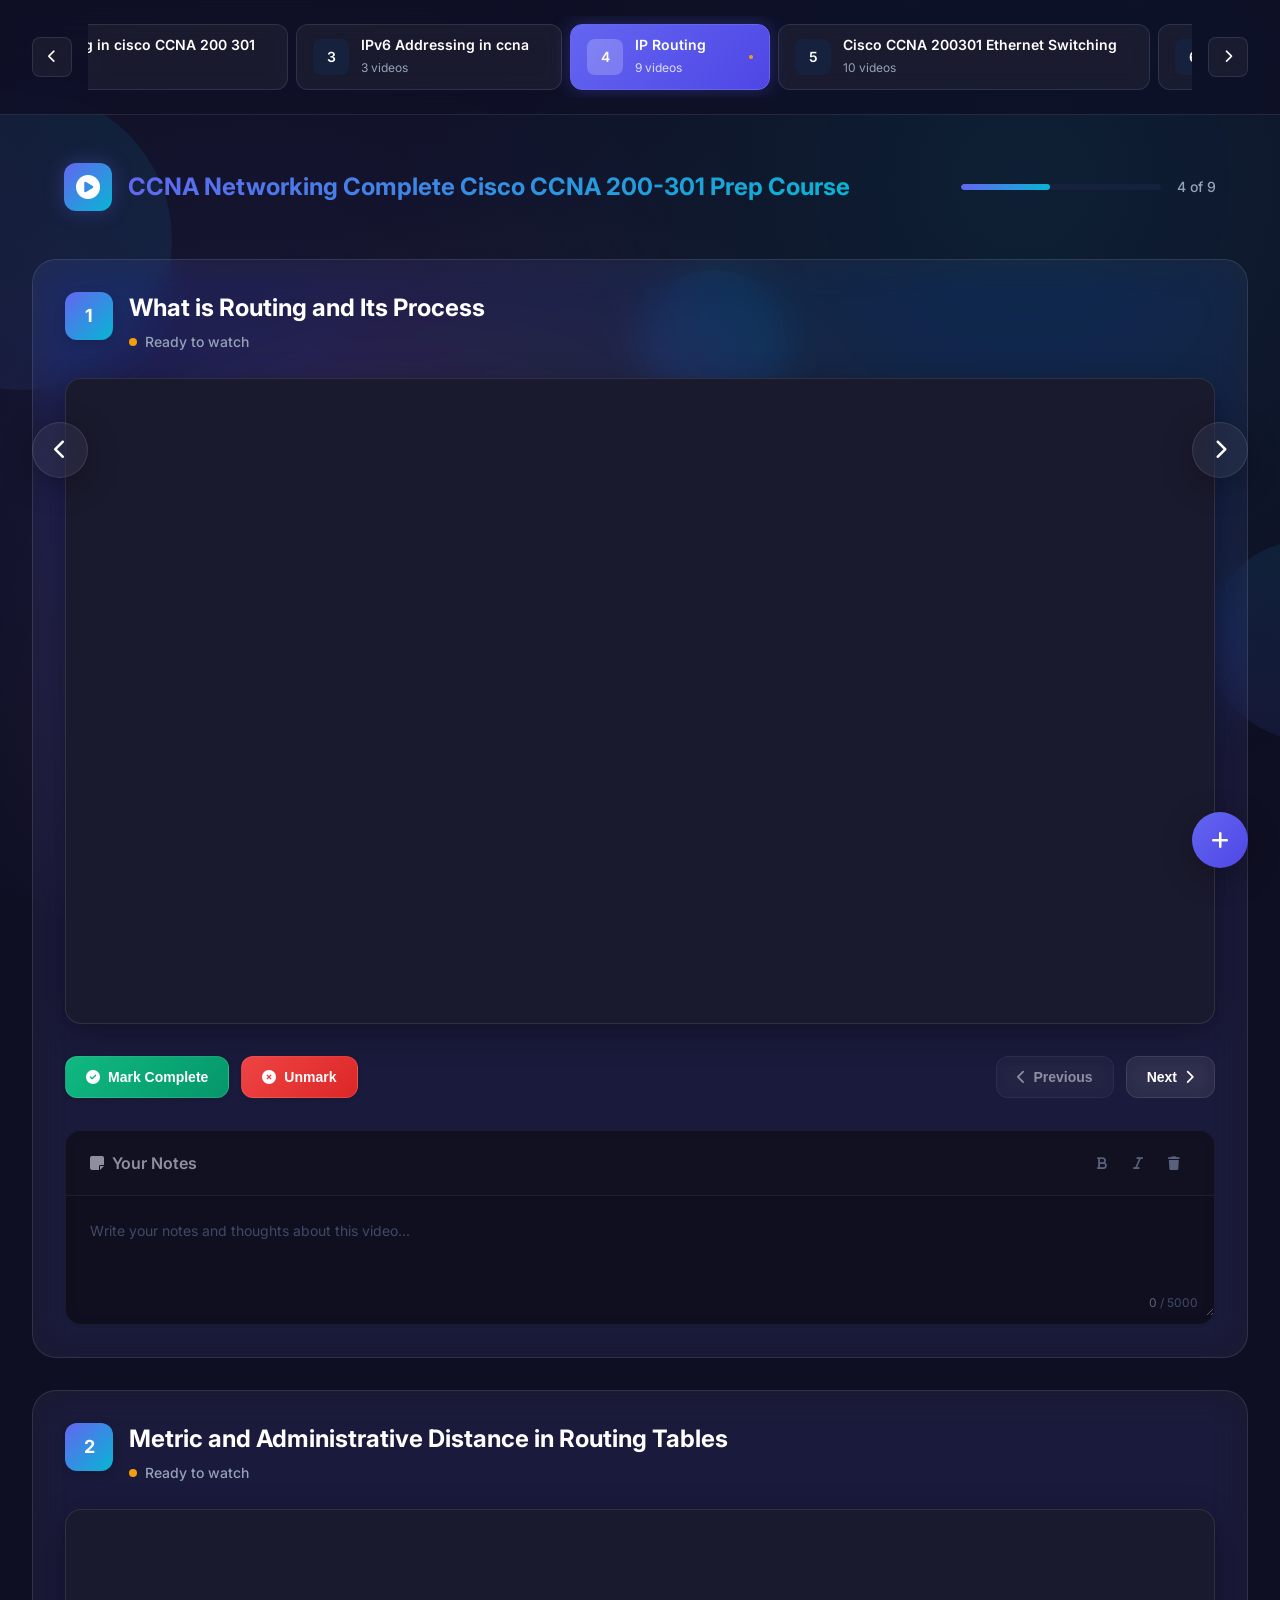
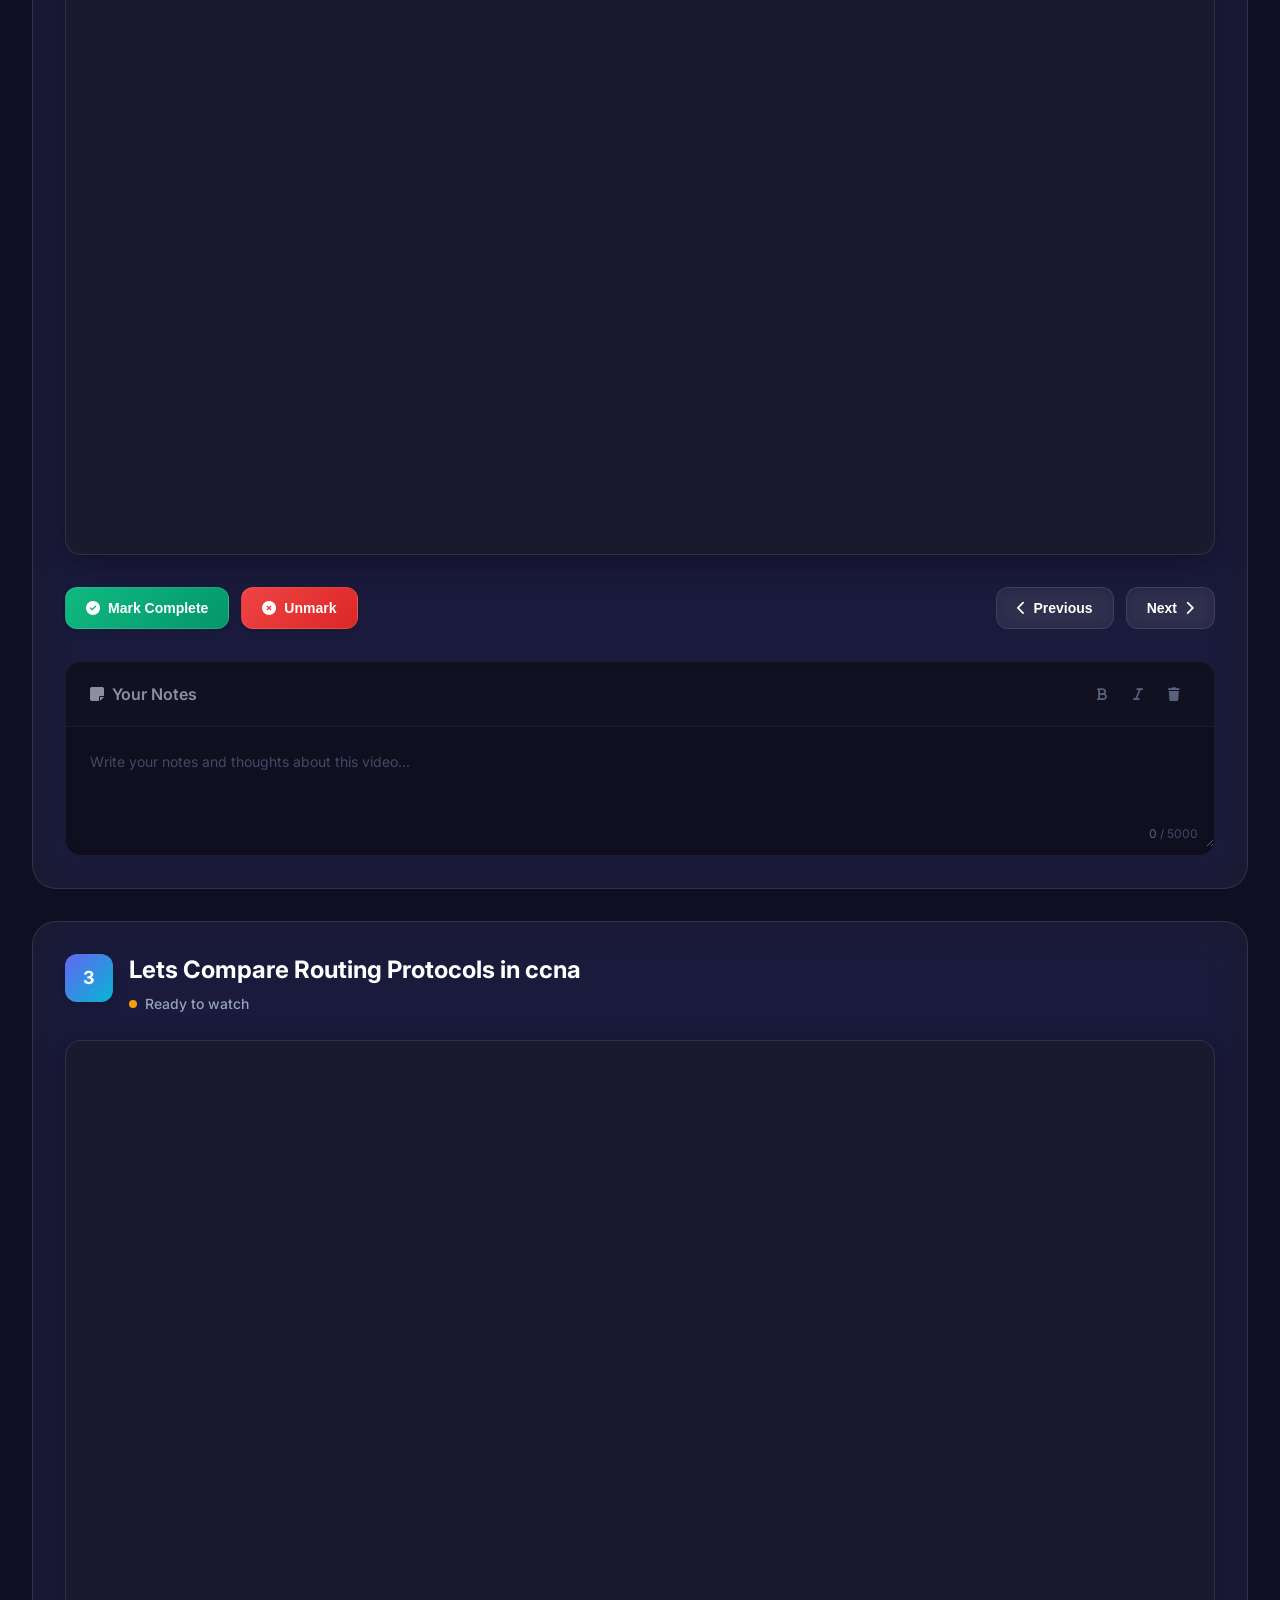
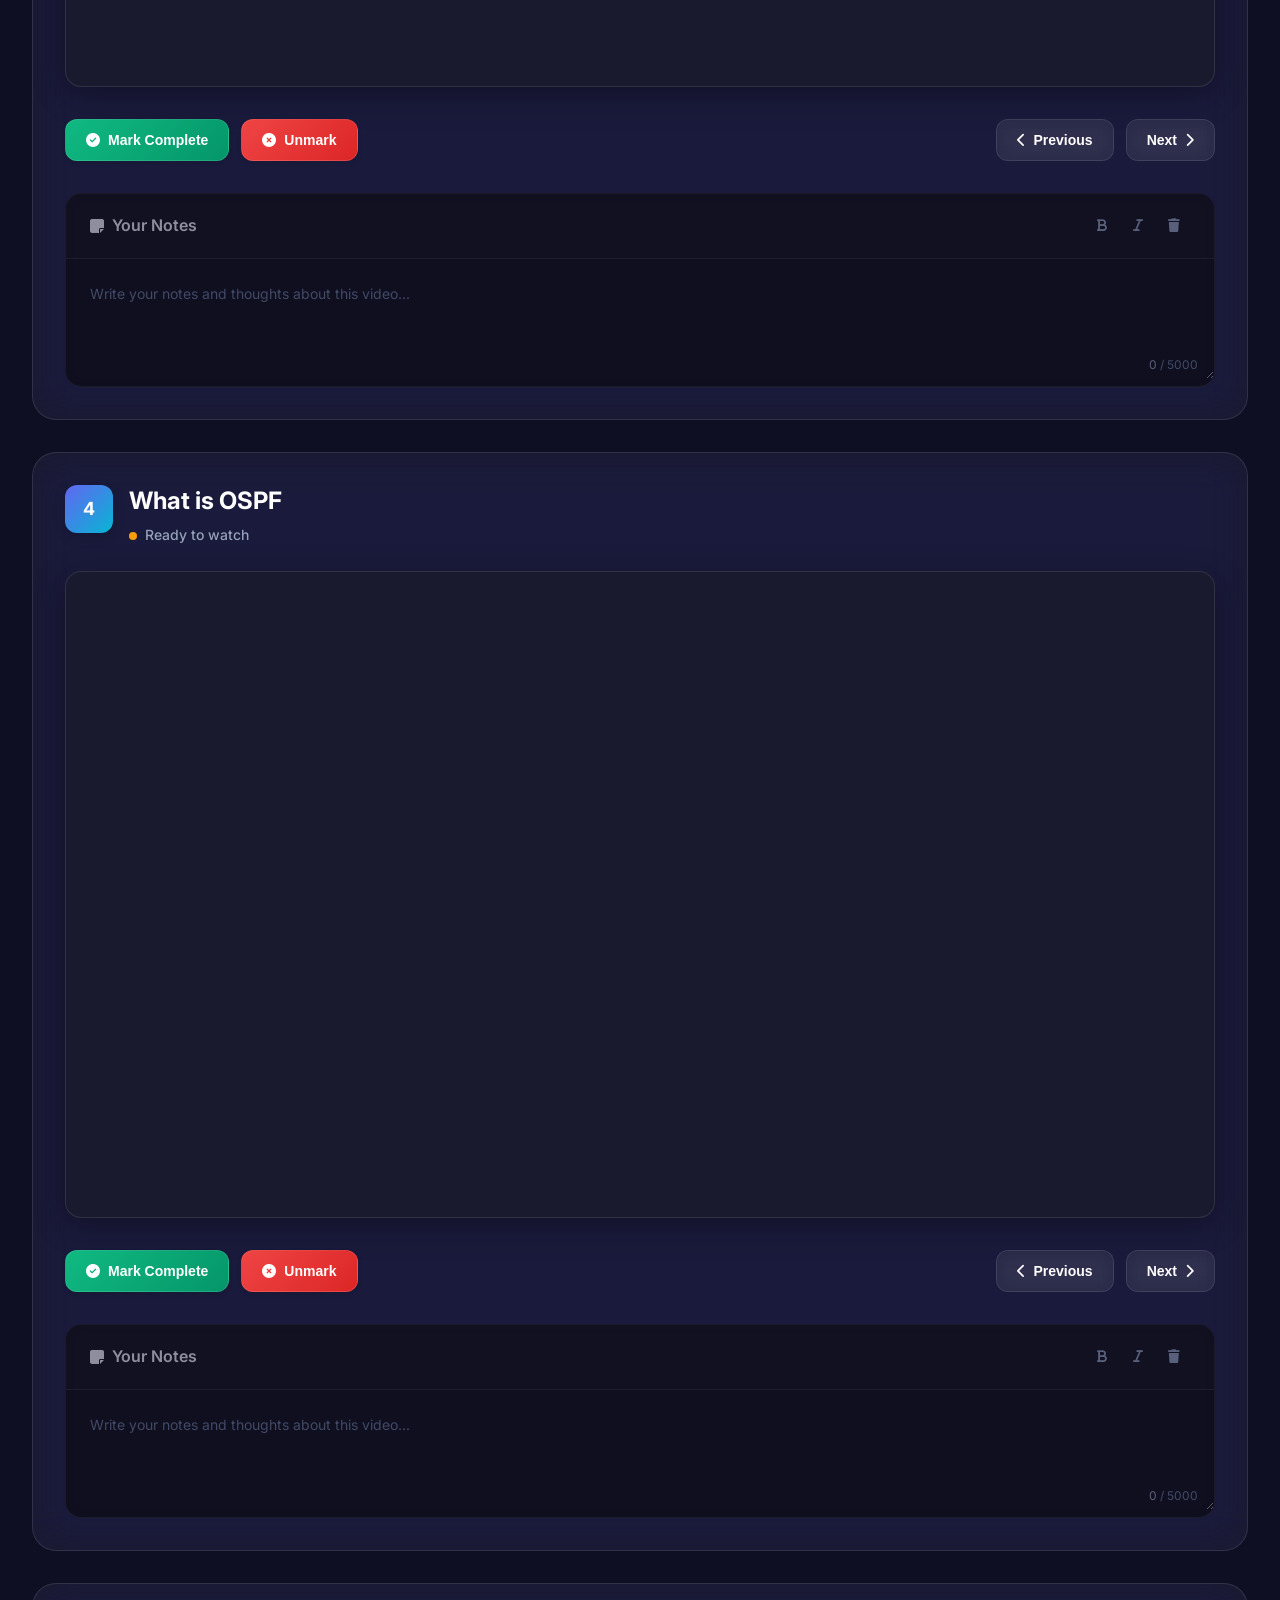
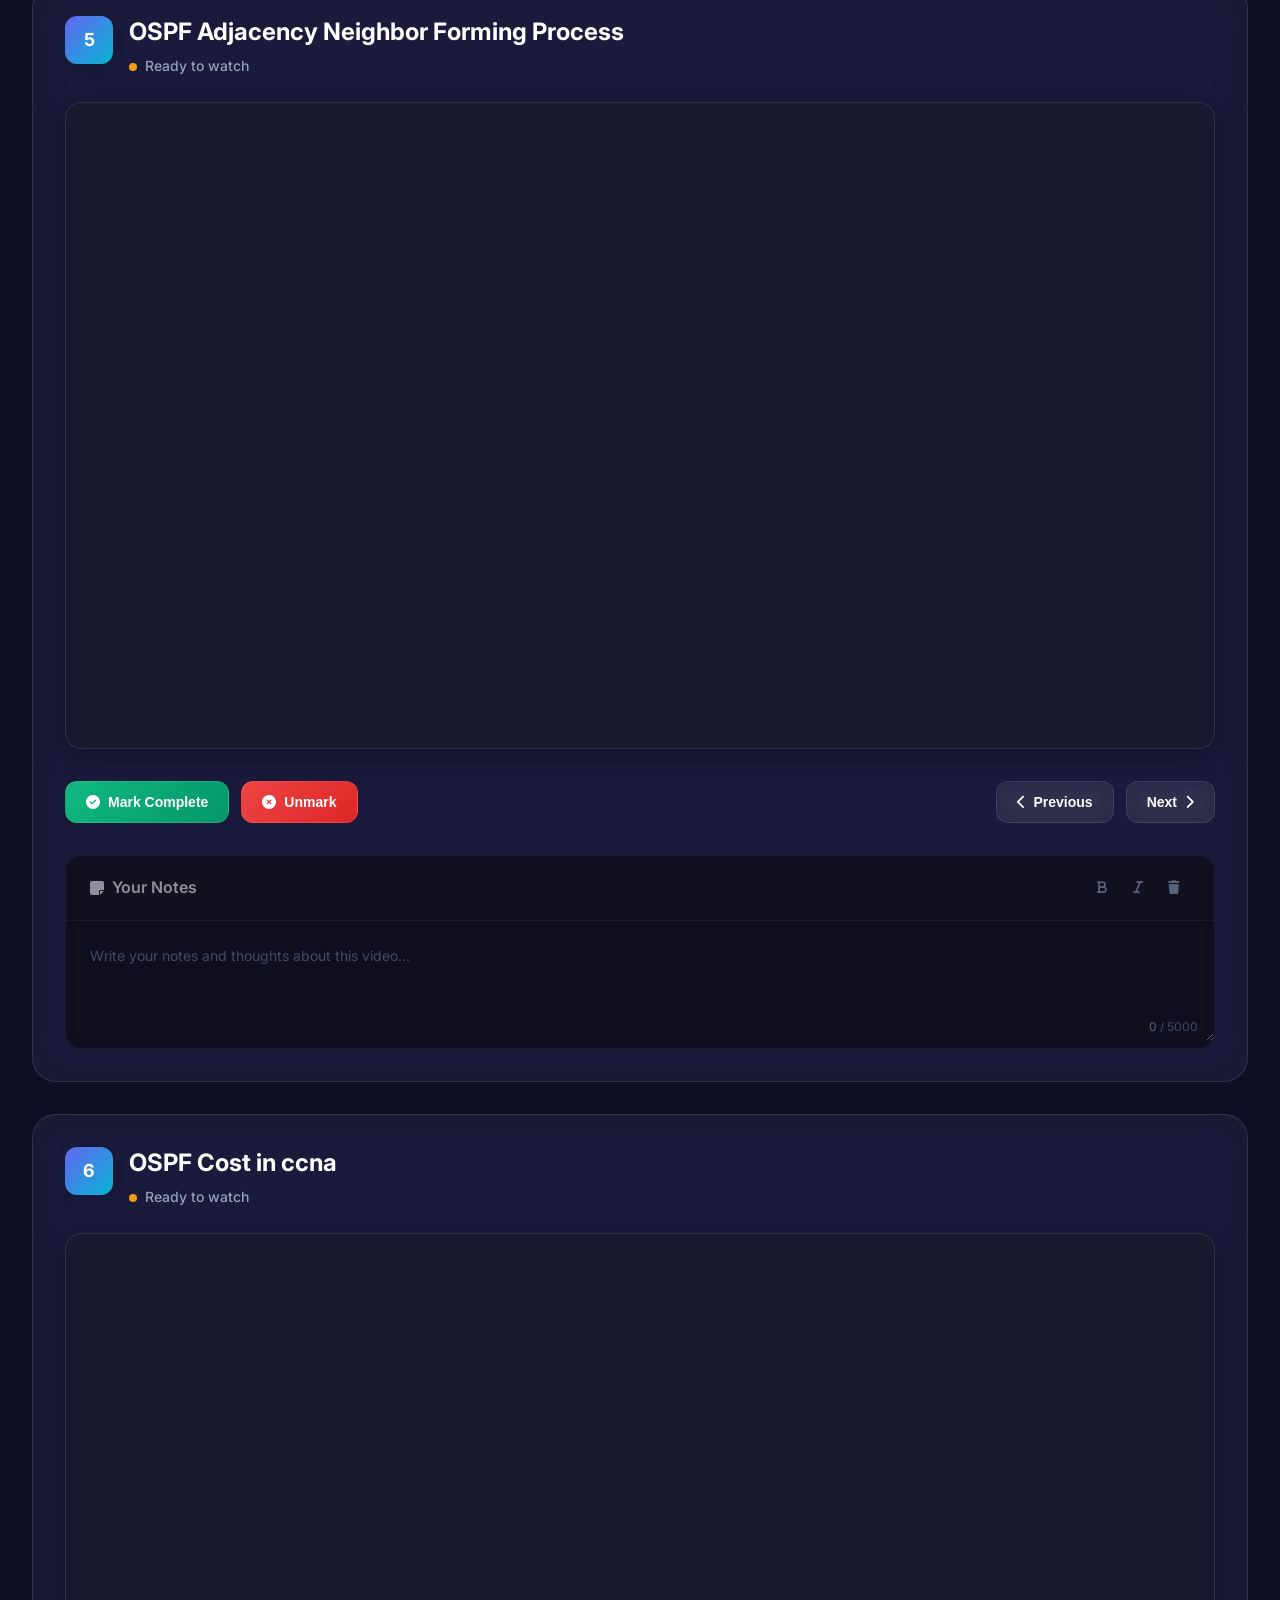
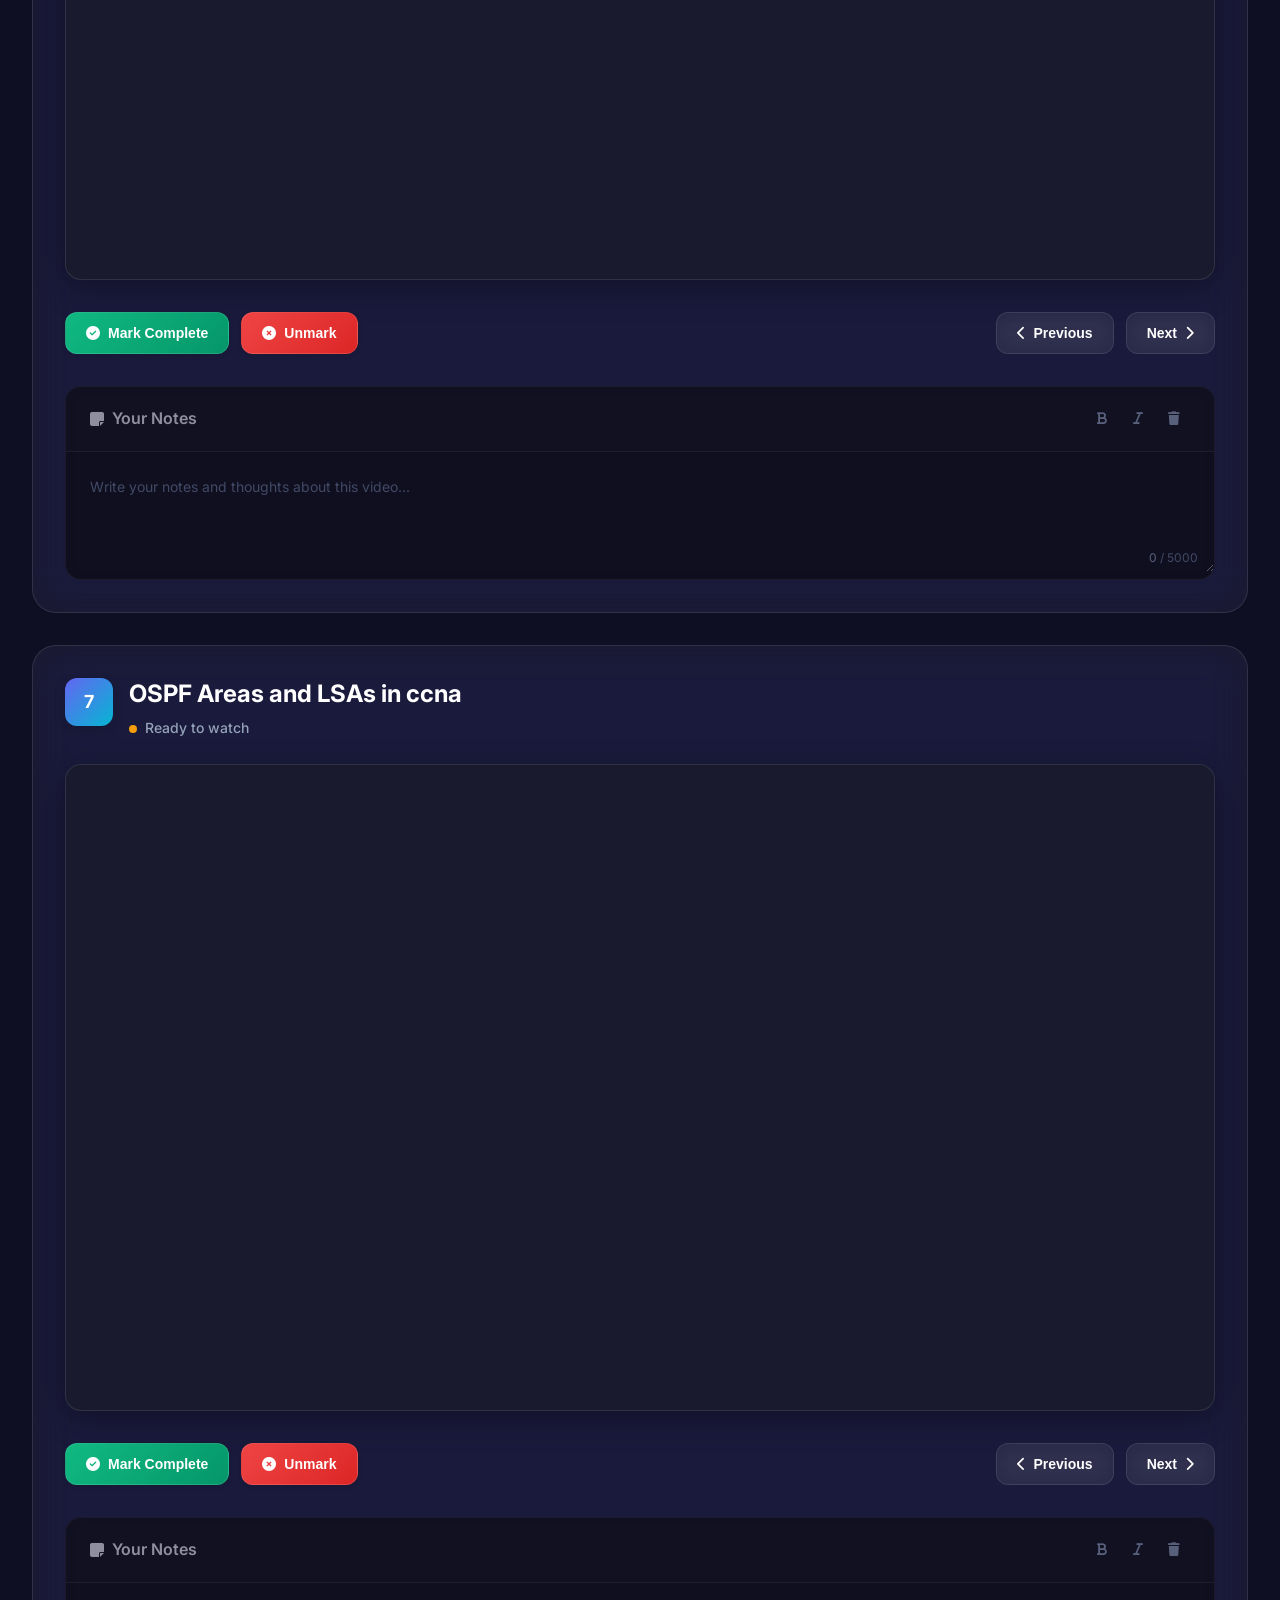
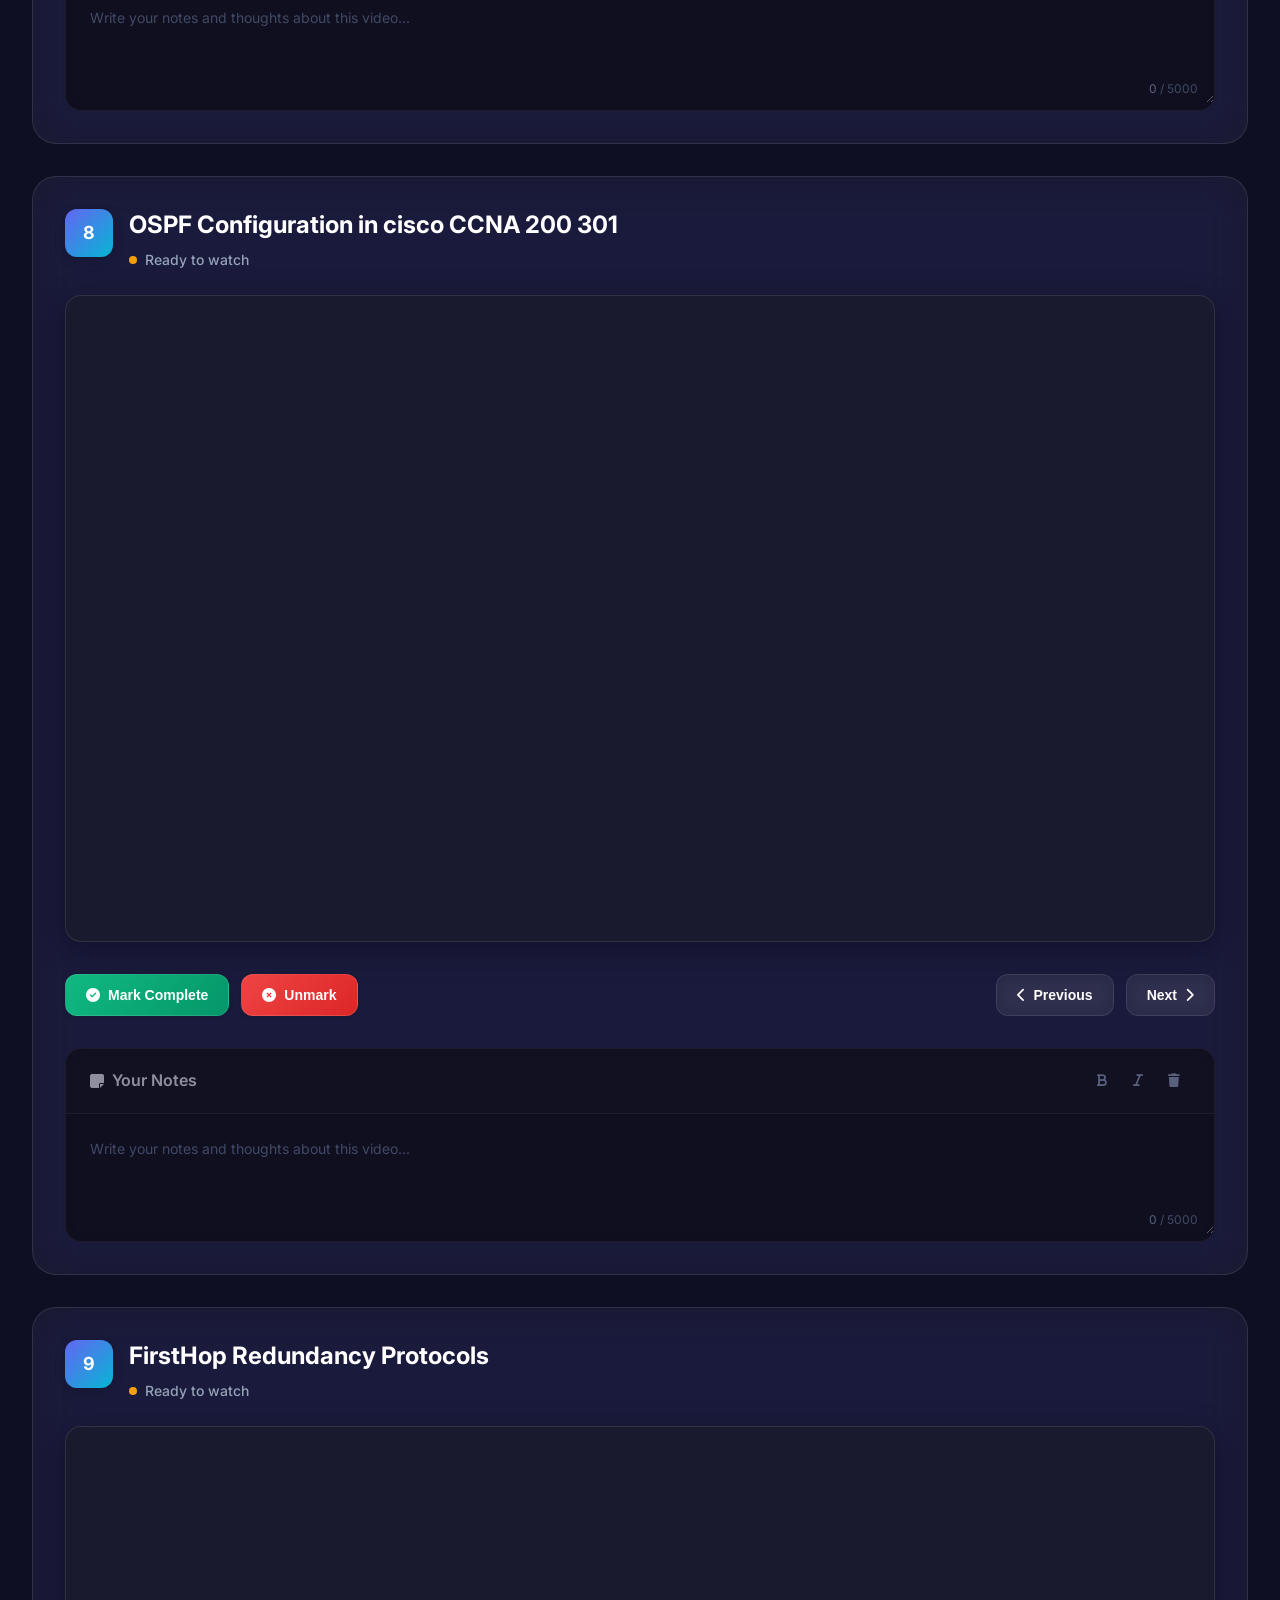
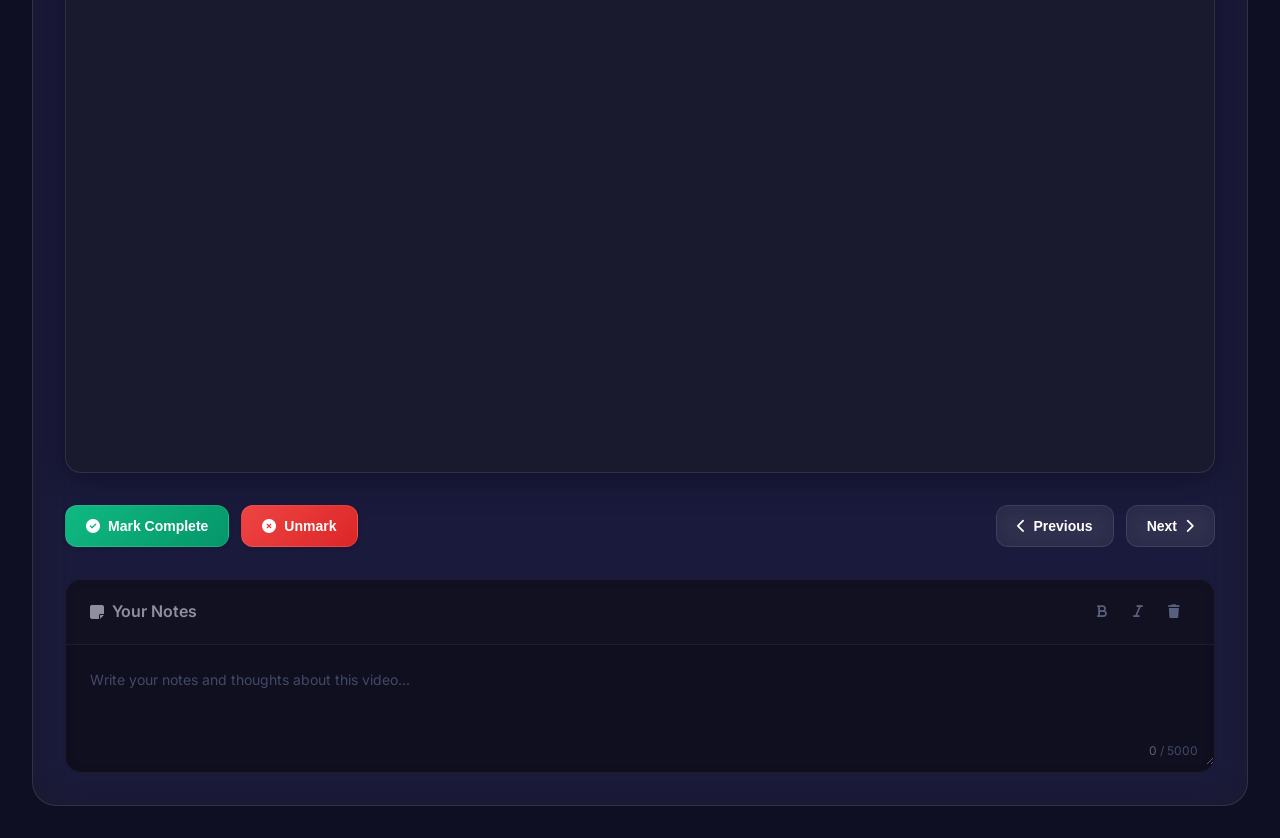
<file: s4.html>
<!DOCTYPE html>

<html lang="en">
<head>
<meta charset="utf-8"/>
<meta content="width=device-width, initial-scale=1.0" name="viewport"/>
<title>CCNA Networking  Complete Cisco CCNA 200-301 Prep Course</title>
<link href="styles.css" rel="stylesheet"/>
<link href="https://cdnjs.cloudflare.com/ajax/libs/font-awesome/6.4.0/css/all.min.css" rel="stylesheet"/>
<link href="https://fonts.googleapis.com/css2?family=Inter:wght@300;400;500;600;700&amp;display=swap" rel="stylesheet"/>
</head>
<body>
<!-- Background Elements -->
<div class="bg-gradient"></div>
<div class="floating-shapes">
<div class="shape shape-1"></div>
<div class="shape shape-2"></div>
<div class="shape shape-3"></div>
</div>
<!-- Header -->
<header class="glassmorphism-header">
<!-- Navigation -->
<nav class="modern-nav">
<div class="nav-container">
<button class="nav-scroll-btn left-scroll" id="leftScroll">
<i class="fas fa-chevron-left"></i>
</button>
<ul class="nav-carousel" id="navCarousel">
<li class="nav-item">
<a class="nav-link" href="index.html">
<div class="nav-icon">
<span class="nav-number">1</span>
</div>
<div class="nav-content">
<span class="nav-title">Bases of Networking Technologies in ccna</span>
<span class="nav-subtitle">12 videos</span>
</div>
<div class="nav-indicator"></div>
</a>
</li>
<li class="nav-item">
<a class="nav-link" href="s2.html">
<div class="nav-icon">
<span class="nav-number">2</span>
</div>
<div class="nav-content">
<span class="nav-title">IPv4 Addressing in cisco CCNA 200 301</span>
<span class="nav-subtitle">8 videos</span>
</div>
<div class="nav-indicator"></div>
</a>
</li>
<li class="nav-item">
<a class="nav-link" href="s3.html">
<div class="nav-icon">
<span class="nav-number">3</span>
</div>
<div class="nav-content">
<span class="nav-title">IPv6 Addressing in ccna</span>
<span class="nav-subtitle">3 videos</span>
</div>
<div class="nav-indicator"></div>
</a>
</li>
<li class="nav-item active">
<a class="nav-link" href="s4.html">
<div class="nav-icon">
<span class="nav-number">4</span>
</div>
<div class="nav-content">
<span class="nav-title">IP Routing</span>
<span class="nav-subtitle">9 videos</span>
</div>
<div class="nav-indicator"></div>
</a>
</li>
<li class="nav-item">
<a class="nav-link" href="s5.html">
<div class="nav-icon">
<span class="nav-number">5</span>
</div>
<div class="nav-content">
<span class="nav-title">Cisco CCNA 200301 Ethernet Switching</span>
<span class="nav-subtitle">10 videos</span>
</div>
<div class="nav-indicator"></div>
</a>
</li>
<li class="nav-item">
<a class="nav-link" href="s6.html">
<div class="nav-icon">
<span class="nav-number">6</span>
</div>
<div class="nav-content">
<span class="nav-title">CCNA 200301 Wireless Networks</span>
<span class="nav-subtitle">7 videos</span>
</div>
<div class="nav-indicator"></div>
</a>
</li>
<li class="nav-item">
<a class="nav-link" href="s7.html">
<div class="nav-icon">
<span class="nav-number">7</span>
</div>
<div class="nav-content">
<span class="nav-title">Network Services in Cisco CCNA</span>
<span class="nav-subtitle">11 videos</span>
</div>
<div class="nav-indicator"></div>
</a>
</li>
<li class="nav-item">
<a class="nav-link" href="s8.html">
<div class="nav-icon">
<span class="nav-number">8</span>
</div>
<div class="nav-content">
<span class="nav-title">Network Security</span>
<span class="nav-subtitle">14 videos</span>
</div>
<div class="nav-indicator"></div>
</a>
</li>
<li class="nav-item">
<a class="nav-link" href="s9.html">
<div class="nav-icon">
<span class="nav-number">9</span>
</div>
<div class="nav-content">
<span class="nav-title">Network Programmability</span>
<span class="nav-subtitle">4 videos</span>
</div>
<div class="nav-indicator"></div>
</a>
</li></ul>
<button class="nav-scroll-btn right-scroll" id="rightScroll">
<i class="fas fa-chevron-right"></i>
</button>
</div>
</nav>
</header>
<!-- Floating Navigation -->
<button class="floating-nav left-nav" onclick="navigate('s3.html')">
<i class="fas fa-chevron-left"></i>
</button>
<button class="floating-nav right-nav" onclick="navigate('s5.html')">
<i class="fas fa-chevron-right"></i>
</button>
<!-- Main Content -->
<main class="main-container">
<div class="content-wrapper">
<div class="header-content">
<div class="logo-section">
<div class="logo-icon">
<i class="fas fa-play-circle"></i>
</div>
<h1 class="app-title">CCNA Networking  Complete Cisco CCNA 200-301 Prep Course</h1>
</div>
<!-- Progress Indicator -->
<div class="progress-indicator">
<div class="progress-bar">
<div class="progress-fill" style="width: 44.44444444444444%"></div>
</div>
<span class="progress-text">4 of 9</span>
</div>
</div>
<!-- Video sections will be inserted here -->

<section class="video-section glassmorphism" data-video-index="0" id="section24">
<div class="section-header">
<div class="video-info">
<div class="video-badge">
<span class="badge-number">1</span>
</div>
<div class="video-meta">
<h2 class="video-title">What is Routing and Its Process</h2>
<div class="video-status">
<span class="status-dot"></span>
<span class="status-text">Ready to watch</span>
</div>
</div>
</div>
</div>
<div class="video-container modern-player">
<iframe allow="autoplay; fullscreen" allowfullscreen="" class="video-iframe" loading="lazy" src="https://drive.google.com/file/d/16K8h9_67GIwcBkxlOVBwt3TEFp22hZ9C/preview">
</iframe>
</div>
<div class="section-actions">
<div class="action-group completion-group">
<button class="action-btn complete-btn" data-section="section24">
<div class="btn-content">
<i class="fas fa-check-circle"></i>
<span>Mark Complete</span>
</div>
</button>
<button class="action-btn unmark-btn" data-section="section24">
<div class="btn-content">
<i class="fas fa-times-circle"></i>
<span>Unmark</span>
</div>
</button>
</div>
<div class="action-group navigation-group">
<button class="action-btn nav-btn prev-btn" disabled="" onclick="navigateToSection('prev', 0)">
<div class="btn-content">
<i class="fas fa-chevron-left"></i>
<span>Previous</span>
</div>
</button>
<button class="action-btn nav-btn next-btn" onclick="navigateToSection('next', 0)">
<div class="btn-content">
<span>Next</span>
<i class="fas fa-chevron-right"></i>
</div>
</button>
</div>
</div>
<div class="notes-container">
<div class="notes-header">
<div class="notes-title">
<i class="fas fa-sticky-note"></i>
<span>Your Notes</span>
</div>
<div class="notes-tools">
<button class="tool-btn" id="bold-24" title="Bold">
<i class="fas fa-bold"></i>
</button>
<button class="tool-btn" id="italic-24" title="Italic">
<i class="fas fa-italic"></i>
</button>
<button class="tool-btn" id="clear-24" title="Clear Notes">
<i class="fas fa-trash"></i>
</button>
</div>
</div>
<div class="notes-input-container">
<textarea class="notes-input" data-video-id="24" id="notes24" placeholder="Write your notes and thoughts about this video..."></textarea>
<div class="notes-counter">
<span class="char-count">0</span>
<span class="char-limit">/ 5000</span>
</div>
</div>
</div>
</section>
<section class="video-section glassmorphism" data-video-index="1" id="section25">
<div class="section-header">
<div class="video-info">
<div class="video-badge">
<span class="badge-number">2</span>
</div>
<div class="video-meta">
<h2 class="video-title">Metric and Administrative Distance in Routing Tables</h2>
<div class="video-status">
<span class="status-dot"></span>
<span class="status-text">Ready to watch</span>
</div>
</div>
</div>
</div>
<div class="video-container modern-player">
<iframe allow="autoplay; fullscreen" allowfullscreen="" class="video-iframe" loading="lazy" src="https://drive.google.com/file/d/15ywE3IRA-RqghmdcOJP7gDEoETuDjE1D/preview">
</iframe>
</div>
<div class="section-actions">
<div class="action-group completion-group">
<button class="action-btn complete-btn" data-section="section25">
<div class="btn-content">
<i class="fas fa-check-circle"></i>
<span>Mark Complete</span>
</div>
</button>
<button class="action-btn unmark-btn" data-section="section25">
<div class="btn-content">
<i class="fas fa-times-circle"></i>
<span>Unmark</span>
</div>
</button>
</div>
<div class="action-group navigation-group">
<button class="action-btn nav-btn prev-btn" onclick="navigateToSection('prev', 1)">
<div class="btn-content">
<i class="fas fa-chevron-left"></i>
<span>Previous</span>
</div>
</button>
<button class="action-btn nav-btn next-btn" onclick="navigateToSection('next', 1)">
<div class="btn-content">
<span>Next</span>
<i class="fas fa-chevron-right"></i>
</div>
</button>
</div>
</div>
<div class="notes-container">
<div class="notes-header">
<div class="notes-title">
<i class="fas fa-sticky-note"></i>
<span>Your Notes</span>
</div>
<div class="notes-tools">
<button class="tool-btn" id="bold-25" title="Bold">
<i class="fas fa-bold"></i>
</button>
<button class="tool-btn" id="italic-25" title="Italic">
<i class="fas fa-italic"></i>
</button>
<button class="tool-btn" id="clear-25" title="Clear Notes">
<i class="fas fa-trash"></i>
</button>
</div>
</div>
<div class="notes-input-container">
<textarea class="notes-input" data-video-id="25" id="notes25" placeholder="Write your notes and thoughts about this video..."></textarea>
<div class="notes-counter">
<span class="char-count">0</span>
<span class="char-limit">/ 5000</span>
</div>
</div>
</div>
</section>
<section class="video-section glassmorphism" data-video-index="2" id="section26">
<div class="section-header">
<div class="video-info">
<div class="video-badge">
<span class="badge-number">3</span>
</div>
<div class="video-meta">
<h2 class="video-title">Lets Compare Routing Protocols in ccna</h2>
<div class="video-status">
<span class="status-dot"></span>
<span class="status-text">Ready to watch</span>
</div>
</div>
</div>
</div>
<div class="video-container modern-player">
<iframe allow="autoplay; fullscreen" allowfullscreen="" class="video-iframe" loading="lazy" src="https://drive.google.com/file/d/16F-HP6wvaNnj9hcnnCFhwMOA1EmCi51B/preview">
</iframe>
</div>
<div class="section-actions">
<div class="action-group completion-group">
<button class="action-btn complete-btn" data-section="section26">
<div class="btn-content">
<i class="fas fa-check-circle"></i>
<span>Mark Complete</span>
</div>
</button>
<button class="action-btn unmark-btn" data-section="section26">
<div class="btn-content">
<i class="fas fa-times-circle"></i>
<span>Unmark</span>
</div>
</button>
</div>
<div class="action-group navigation-group">
<button class="action-btn nav-btn prev-btn" onclick="navigateToSection('prev', 2)">
<div class="btn-content">
<i class="fas fa-chevron-left"></i>
<span>Previous</span>
</div>
</button>
<button class="action-btn nav-btn next-btn" onclick="navigateToSection('next', 2)">
<div class="btn-content">
<span>Next</span>
<i class="fas fa-chevron-right"></i>
</div>
</button>
</div>
</div>
<div class="notes-container">
<div class="notes-header">
<div class="notes-title">
<i class="fas fa-sticky-note"></i>
<span>Your Notes</span>
</div>
<div class="notes-tools">
<button class="tool-btn" id="bold-26" title="Bold">
<i class="fas fa-bold"></i>
</button>
<button class="tool-btn" id="italic-26" title="Italic">
<i class="fas fa-italic"></i>
</button>
<button class="tool-btn" id="clear-26" title="Clear Notes">
<i class="fas fa-trash"></i>
</button>
</div>
</div>
<div class="notes-input-container">
<textarea class="notes-input" data-video-id="26" id="notes26" placeholder="Write your notes and thoughts about this video..."></textarea>
<div class="notes-counter">
<span class="char-count">0</span>
<span class="char-limit">/ 5000</span>
</div>
</div>
</div>
</section>
<section class="video-section glassmorphism" data-video-index="3" id="section27">
<div class="section-header">
<div class="video-info">
<div class="video-badge">
<span class="badge-number">4</span>
</div>
<div class="video-meta">
<h2 class="video-title">What is OSPF</h2>
<div class="video-status">
<span class="status-dot"></span>
<span class="status-text">Ready to watch</span>
</div>
</div>
</div>
</div>
<div class="video-container modern-player">
<iframe allow="autoplay; fullscreen" allowfullscreen="" class="video-iframe" loading="lazy" src="https://drive.google.com/file/d/16R1IiRtfIVYQ7PGRKIMobX4ijF1_Uo_Y/preview">
</iframe>
</div>
<div class="section-actions">
<div class="action-group completion-group">
<button class="action-btn complete-btn" data-section="section27">
<div class="btn-content">
<i class="fas fa-check-circle"></i>
<span>Mark Complete</span>
</div>
</button>
<button class="action-btn unmark-btn" data-section="section27">
<div class="btn-content">
<i class="fas fa-times-circle"></i>
<span>Unmark</span>
</div>
</button>
</div>
<div class="action-group navigation-group">
<button class="action-btn nav-btn prev-btn" onclick="navigateToSection('prev', 3)">
<div class="btn-content">
<i class="fas fa-chevron-left"></i>
<span>Previous</span>
</div>
</button>
<button class="action-btn nav-btn next-btn" onclick="navigateToSection('next', 3)">
<div class="btn-content">
<span>Next</span>
<i class="fas fa-chevron-right"></i>
</div>
</button>
</div>
</div>
<div class="notes-container">
<div class="notes-header">
<div class="notes-title">
<i class="fas fa-sticky-note"></i>
<span>Your Notes</span>
</div>
<div class="notes-tools">
<button class="tool-btn" id="bold-27" title="Bold">
<i class="fas fa-bold"></i>
</button>
<button class="tool-btn" id="italic-27" title="Italic">
<i class="fas fa-italic"></i>
</button>
<button class="tool-btn" id="clear-27" title="Clear Notes">
<i class="fas fa-trash"></i>
</button>
</div>
</div>
<div class="notes-input-container">
<textarea class="notes-input" data-video-id="27" id="notes27" placeholder="Write your notes and thoughts about this video..."></textarea>
<div class="notes-counter">
<span class="char-count">0</span>
<span class="char-limit">/ 5000</span>
</div>
</div>
</div>
</section>
<section class="video-section glassmorphism" data-video-index="4" id="section28">
<div class="section-header">
<div class="video-info">
<div class="video-badge">
<span class="badge-number">5</span>
</div>
<div class="video-meta">
<h2 class="video-title">OSPF Adjacency Neighbor Forming Process</h2>
<div class="video-status">
<span class="status-dot"></span>
<span class="status-text">Ready to watch</span>
</div>
</div>
</div>
</div>
<div class="video-container modern-player">
<iframe allow="autoplay; fullscreen" allowfullscreen="" class="video-iframe" loading="lazy" src="https://drive.google.com/file/d/16BI9SYMsM1Gg4_ue0b1eLSkhnPF6Pc06/preview">
</iframe>
</div>
<div class="section-actions">
<div class="action-group completion-group">
<button class="action-btn complete-btn" data-section="section28">
<div class="btn-content">
<i class="fas fa-check-circle"></i>
<span>Mark Complete</span>
</div>
</button>
<button class="action-btn unmark-btn" data-section="section28">
<div class="btn-content">
<i class="fas fa-times-circle"></i>
<span>Unmark</span>
</div>
</button>
</div>
<div class="action-group navigation-group">
<button class="action-btn nav-btn prev-btn" onclick="navigateToSection('prev', 4)">
<div class="btn-content">
<i class="fas fa-chevron-left"></i>
<span>Previous</span>
</div>
</button>
<button class="action-btn nav-btn next-btn" onclick="navigateToSection('next', 4)">
<div class="btn-content">
<span>Next</span>
<i class="fas fa-chevron-right"></i>
</div>
</button>
</div>
</div>
<div class="notes-container">
<div class="notes-header">
<div class="notes-title">
<i class="fas fa-sticky-note"></i>
<span>Your Notes</span>
</div>
<div class="notes-tools">
<button class="tool-btn" id="bold-28" title="Bold">
<i class="fas fa-bold"></i>
</button>
<button class="tool-btn" id="italic-28" title="Italic">
<i class="fas fa-italic"></i>
</button>
<button class="tool-btn" id="clear-28" title="Clear Notes">
<i class="fas fa-trash"></i>
</button>
</div>
</div>
<div class="notes-input-container">
<textarea class="notes-input" data-video-id="28" id="notes28" placeholder="Write your notes and thoughts about this video..."></textarea>
<div class="notes-counter">
<span class="char-count">0</span>
<span class="char-limit">/ 5000</span>
</div>
</div>
</div>
</section>
<section class="video-section glassmorphism" data-video-index="5" id="section29">
<div class="section-header">
<div class="video-info">
<div class="video-badge">
<span class="badge-number">6</span>
</div>
<div class="video-meta">
<h2 class="video-title">OSPF Cost in ccna</h2>
<div class="video-status">
<span class="status-dot"></span>
<span class="status-text">Ready to watch</span>
</div>
</div>
</div>
</div>
<div class="video-container modern-player">
<iframe allow="autoplay; fullscreen" allowfullscreen="" class="video-iframe" loading="lazy" src="https://drive.google.com/file/d/15wcdvDvP-_OKp_AzEzLgYKAPVYiYeH2e/preview">
</iframe>
</div>
<div class="section-actions">
<div class="action-group completion-group">
<button class="action-btn complete-btn" data-section="section29">
<div class="btn-content">
<i class="fas fa-check-circle"></i>
<span>Mark Complete</span>
</div>
</button>
<button class="action-btn unmark-btn" data-section="section29">
<div class="btn-content">
<i class="fas fa-times-circle"></i>
<span>Unmark</span>
</div>
</button>
</div>
<div class="action-group navigation-group">
<button class="action-btn nav-btn prev-btn" onclick="navigateToSection('prev', 5)">
<div class="btn-content">
<i class="fas fa-chevron-left"></i>
<span>Previous</span>
</div>
</button>
<button class="action-btn nav-btn next-btn" onclick="navigateToSection('next', 5)">
<div class="btn-content">
<span>Next</span>
<i class="fas fa-chevron-right"></i>
</div>
</button>
</div>
</div>
<div class="notes-container">
<div class="notes-header">
<div class="notes-title">
<i class="fas fa-sticky-note"></i>
<span>Your Notes</span>
</div>
<div class="notes-tools">
<button class="tool-btn" id="bold-29" title="Bold">
<i class="fas fa-bold"></i>
</button>
<button class="tool-btn" id="italic-29" title="Italic">
<i class="fas fa-italic"></i>
</button>
<button class="tool-btn" id="clear-29" title="Clear Notes">
<i class="fas fa-trash"></i>
</button>
</div>
</div>
<div class="notes-input-container">
<textarea class="notes-input" data-video-id="29" id="notes29" placeholder="Write your notes and thoughts about this video..."></textarea>
<div class="notes-counter">
<span class="char-count">0</span>
<span class="char-limit">/ 5000</span>
</div>
</div>
</div>
</section>
<section class="video-section glassmorphism" data-video-index="6" id="section30">
<div class="section-header">
<div class="video-info">
<div class="video-badge">
<span class="badge-number">7</span>
</div>
<div class="video-meta">
<h2 class="video-title">OSPF Areas and LSAs in ccna</h2>
<div class="video-status">
<span class="status-dot"></span>
<span class="status-text">Ready to watch</span>
</div>
</div>
</div>
</div>
<div class="video-container modern-player">
<iframe allow="autoplay; fullscreen" allowfullscreen="" class="video-iframe" loading="lazy" src="https://drive.google.com/file/d/16STVxqbPu1u98TZrW7Dz-QYXl9eCw6fj/preview">
</iframe>
</div>
<div class="section-actions">
<div class="action-group completion-group">
<button class="action-btn complete-btn" data-section="section30">
<div class="btn-content">
<i class="fas fa-check-circle"></i>
<span>Mark Complete</span>
</div>
</button>
<button class="action-btn unmark-btn" data-section="section30">
<div class="btn-content">
<i class="fas fa-times-circle"></i>
<span>Unmark</span>
</div>
</button>
</div>
<div class="action-group navigation-group">
<button class="action-btn nav-btn prev-btn" onclick="navigateToSection('prev', 6)">
<div class="btn-content">
<i class="fas fa-chevron-left"></i>
<span>Previous</span>
</div>
</button>
<button class="action-btn nav-btn next-btn" onclick="navigateToSection('next', 6)">
<div class="btn-content">
<span>Next</span>
<i class="fas fa-chevron-right"></i>
</div>
</button>
</div>
</div>
<div class="notes-container">
<div class="notes-header">
<div class="notes-title">
<i class="fas fa-sticky-note"></i>
<span>Your Notes</span>
</div>
<div class="notes-tools">
<button class="tool-btn" id="bold-30" title="Bold">
<i class="fas fa-bold"></i>
</button>
<button class="tool-btn" id="italic-30" title="Italic">
<i class="fas fa-italic"></i>
</button>
<button class="tool-btn" id="clear-30" title="Clear Notes">
<i class="fas fa-trash"></i>
</button>
</div>
</div>
<div class="notes-input-container">
<textarea class="notes-input" data-video-id="30" id="notes30" placeholder="Write your notes and thoughts about this video..."></textarea>
<div class="notes-counter">
<span class="char-count">0</span>
<span class="char-limit">/ 5000</span>
</div>
</div>
</div>
</section>
<section class="video-section glassmorphism" data-video-index="7" id="section31">
<div class="section-header">
<div class="video-info">
<div class="video-badge">
<span class="badge-number">8</span>
</div>
<div class="video-meta">
<h2 class="video-title">OSPF Configuration in cisco CCNA 200 301</h2>
<div class="video-status">
<span class="status-dot"></span>
<span class="status-text">Ready to watch</span>
</div>
</div>
</div>
</div>
<div class="video-container modern-player">
<iframe allow="autoplay; fullscreen" allowfullscreen="" class="video-iframe" loading="lazy" src="https://drive.google.com/file/d/16DWIIC6fDBWTaVTsq7VHh8kIW0PWGW25/preview">
</iframe>
</div>
<div class="section-actions">
<div class="action-group completion-group">
<button class="action-btn complete-btn" data-section="section31">
<div class="btn-content">
<i class="fas fa-check-circle"></i>
<span>Mark Complete</span>
</div>
</button>
<button class="action-btn unmark-btn" data-section="section31">
<div class="btn-content">
<i class="fas fa-times-circle"></i>
<span>Unmark</span>
</div>
</button>
</div>
<div class="action-group navigation-group">
<button class="action-btn nav-btn prev-btn" onclick="navigateToSection('prev', 7)">
<div class="btn-content">
<i class="fas fa-chevron-left"></i>
<span>Previous</span>
</div>
</button>
<button class="action-btn nav-btn next-btn" onclick="navigateToSection('next', 7)">
<div class="btn-content">
<span>Next</span>
<i class="fas fa-chevron-right"></i>
</div>
</button>
</div>
</div>
<div class="notes-container">
<div class="notes-header">
<div class="notes-title">
<i class="fas fa-sticky-note"></i>
<span>Your Notes</span>
</div>
<div class="notes-tools">
<button class="tool-btn" id="bold-31" title="Bold">
<i class="fas fa-bold"></i>
</button>
<button class="tool-btn" id="italic-31" title="Italic">
<i class="fas fa-italic"></i>
</button>
<button class="tool-btn" id="clear-31" title="Clear Notes">
<i class="fas fa-trash"></i>
</button>
</div>
</div>
<div class="notes-input-container">
<textarea class="notes-input" data-video-id="31" id="notes31" placeholder="Write your notes and thoughts about this video..."></textarea>
<div class="notes-counter">
<span class="char-count">0</span>
<span class="char-limit">/ 5000</span>
</div>
</div>
</div>
</section>
<section class="video-section glassmorphism" data-video-index="8" id="section32">
<div class="section-header">
<div class="video-info">
<div class="video-badge">
<span class="badge-number">9</span>
</div>
<div class="video-meta">
<h2 class="video-title">FirstHop Redundancy Protocols</h2>
<div class="video-status">
<span class="status-dot"></span>
<span class="status-text">Ready to watch</span>
</div>
</div>
</div>
</div>
<div class="video-container modern-player">
<iframe allow="autoplay; fullscreen" allowfullscreen="" class="video-iframe" loading="lazy" src="https://drive.google.com/file/d/16VaMGu62eavvNIV4HX8eO1m04W9PHIrp/preview">
</iframe>
</div>
<div class="section-actions">
<div class="action-group completion-group">
<button class="action-btn complete-btn" data-section="section32">
<div class="btn-content">
<i class="fas fa-check-circle"></i>
<span>Mark Complete</span>
</div>
</button>
<button class="action-btn unmark-btn" data-section="section32">
<div class="btn-content">
<i class="fas fa-times-circle"></i>
<span>Unmark</span>
</div>
</button>
</div>
<div class="action-group navigation-group">
<button class="action-btn nav-btn prev-btn" onclick="navigateToSection('prev', 8)">
<div class="btn-content">
<i class="fas fa-chevron-left"></i>
<span>Previous</span>
</div>
</button>
<button class="action-btn nav-btn next-btn" onclick="navigateToSection('next', 8)">
<div class="btn-content">
<span>Next</span>
<i class="fas fa-chevron-right"></i>
</div>
</button>
</div>
</div>
<div class="notes-container">
<div class="notes-header">
<div class="notes-title">
<i class="fas fa-sticky-note"></i>
<span>Your Notes</span>
</div>
<div class="notes-tools">
<button class="tool-btn" id="bold-32" title="Bold">
<i class="fas fa-bold"></i>
</button>
<button class="tool-btn" id="italic-32" title="Italic">
<i class="fas fa-italic"></i>
</button>
<button class="tool-btn" id="clear-32" title="Clear Notes">
<i class="fas fa-trash"></i>
</button>
</div>
</div>
<div class="notes-input-container">
<textarea class="notes-input" data-video-id="32" id="notes32" placeholder="Write your notes and thoughts about this video..."></textarea>
<div class="notes-counter">
<span class="char-count">0</span>
<span class="char-limit">/ 5000</span>
</div>
</div>
</div>
</section>
</div>
</main>
<!-- Floating Action Buttons -->
<div class="fab-container">
<div class="fab-menu">
<button class="fab main-fab" id="mainFab">
<i class="fas fa-plus"></i>
</button>
<div class="fab-options">
<button class="fab option-fab" id="exportButton" title="Export Progress">
<i class="fas fa-download"></i>
</button>
<button class="fab option-fab" id="importDataButton" title="Import Progress">
<i class="fas fa-upload"></i>
</button>
<button class="fab option-fab home-fab" onclick="window.location.href='https://brahimsaa.github.io/all';" title="Home">
<i class="fas fa-home"></i>
</button>
</div>
</div>
</div>
<!-- Hidden File Input -->
<input accept=".json" id="importButton" style="display: none;" type="file"/>
<!-- Loading Overlay -->
<div class="loading-overlay" id="loadingOverlay">
<div class="loading-spinner">
<div class="spinner"></div>
<p>Loading content...</p>
</div>
</div>
<script src="script.js"></script>
</body>
</html>
</file>
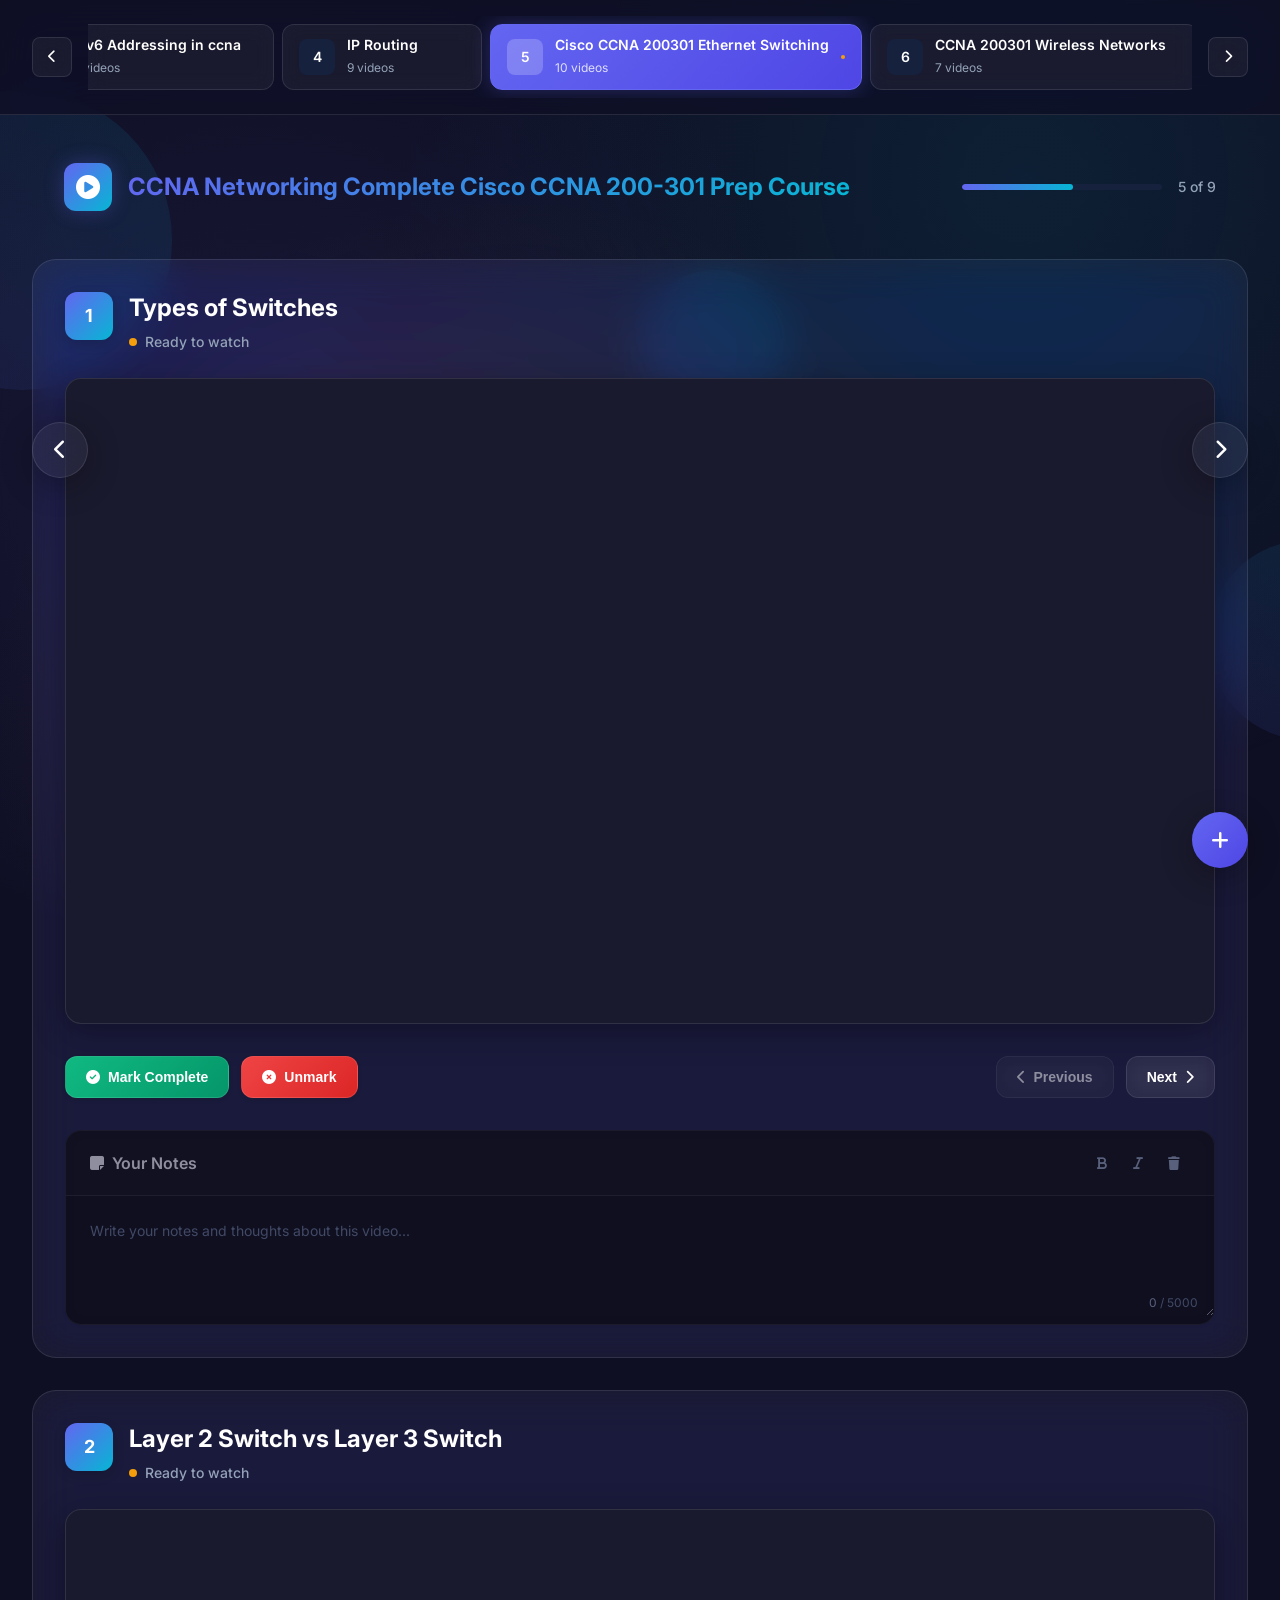
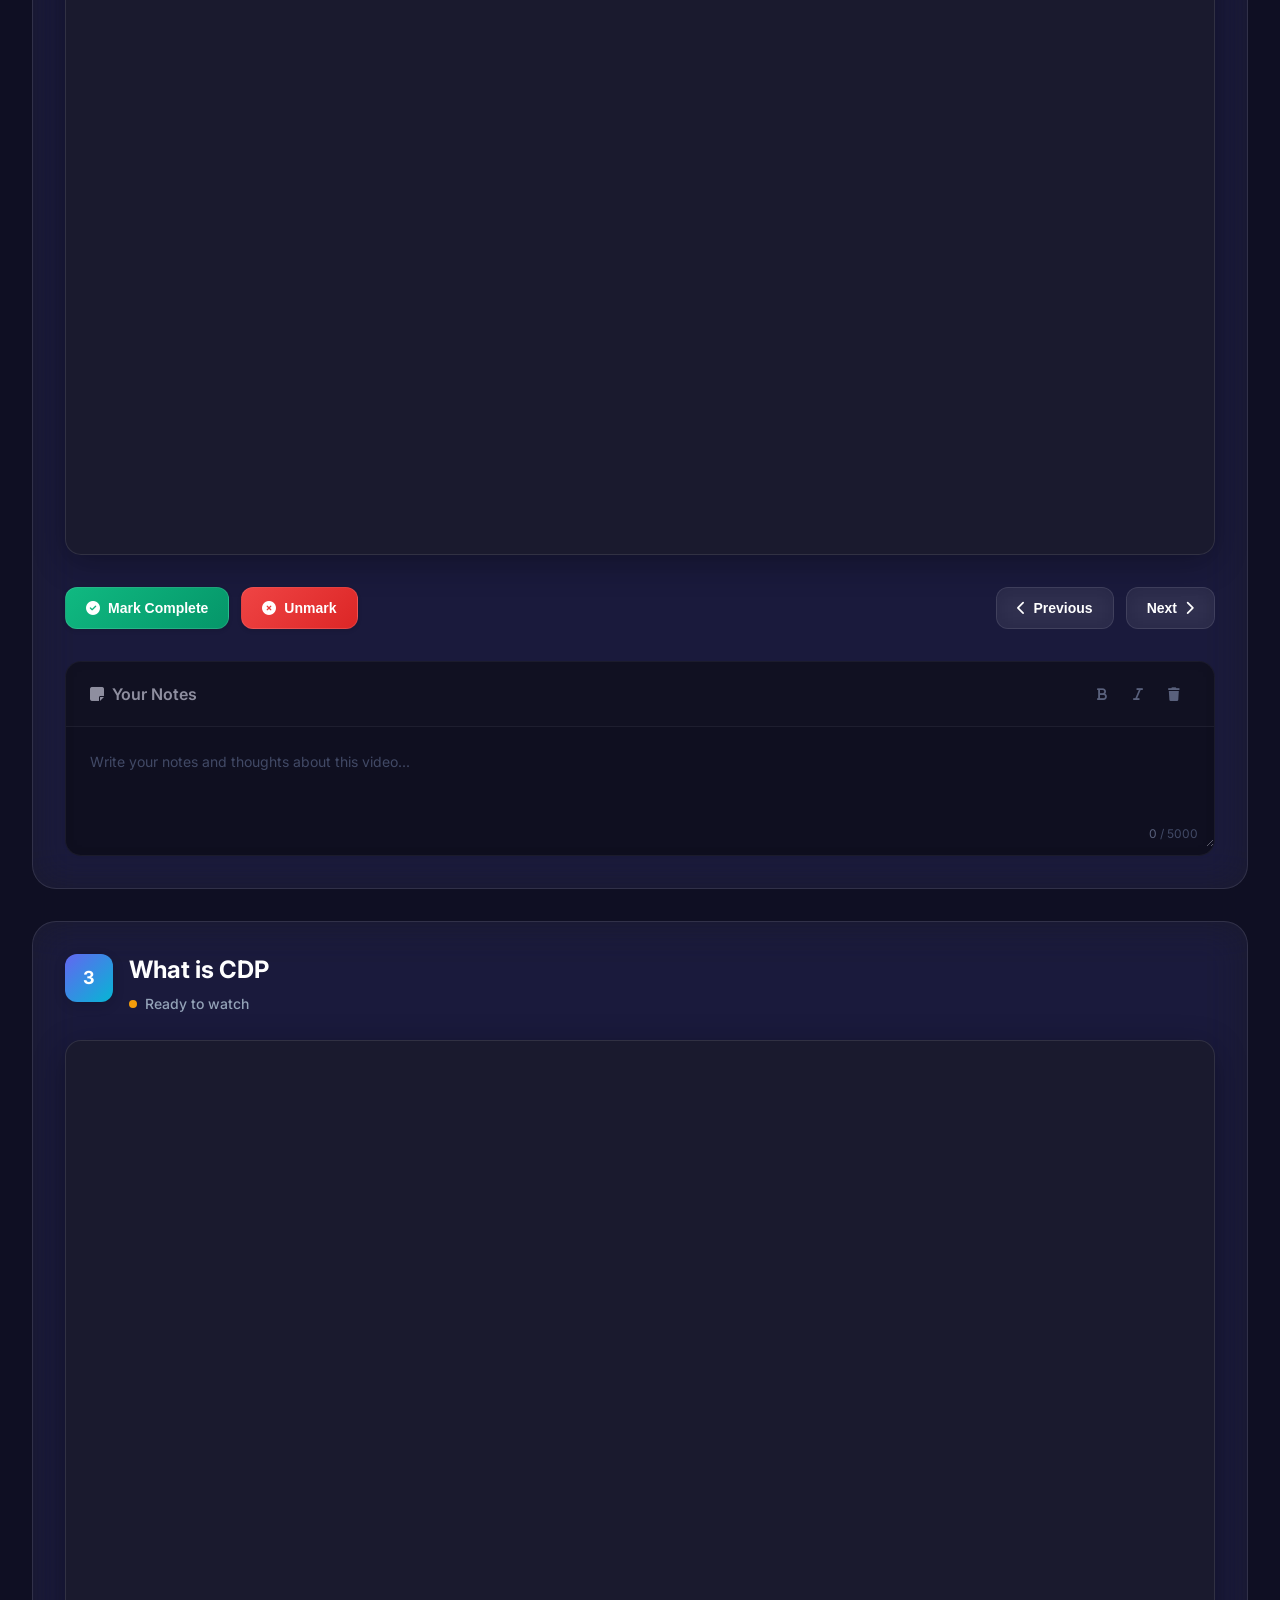
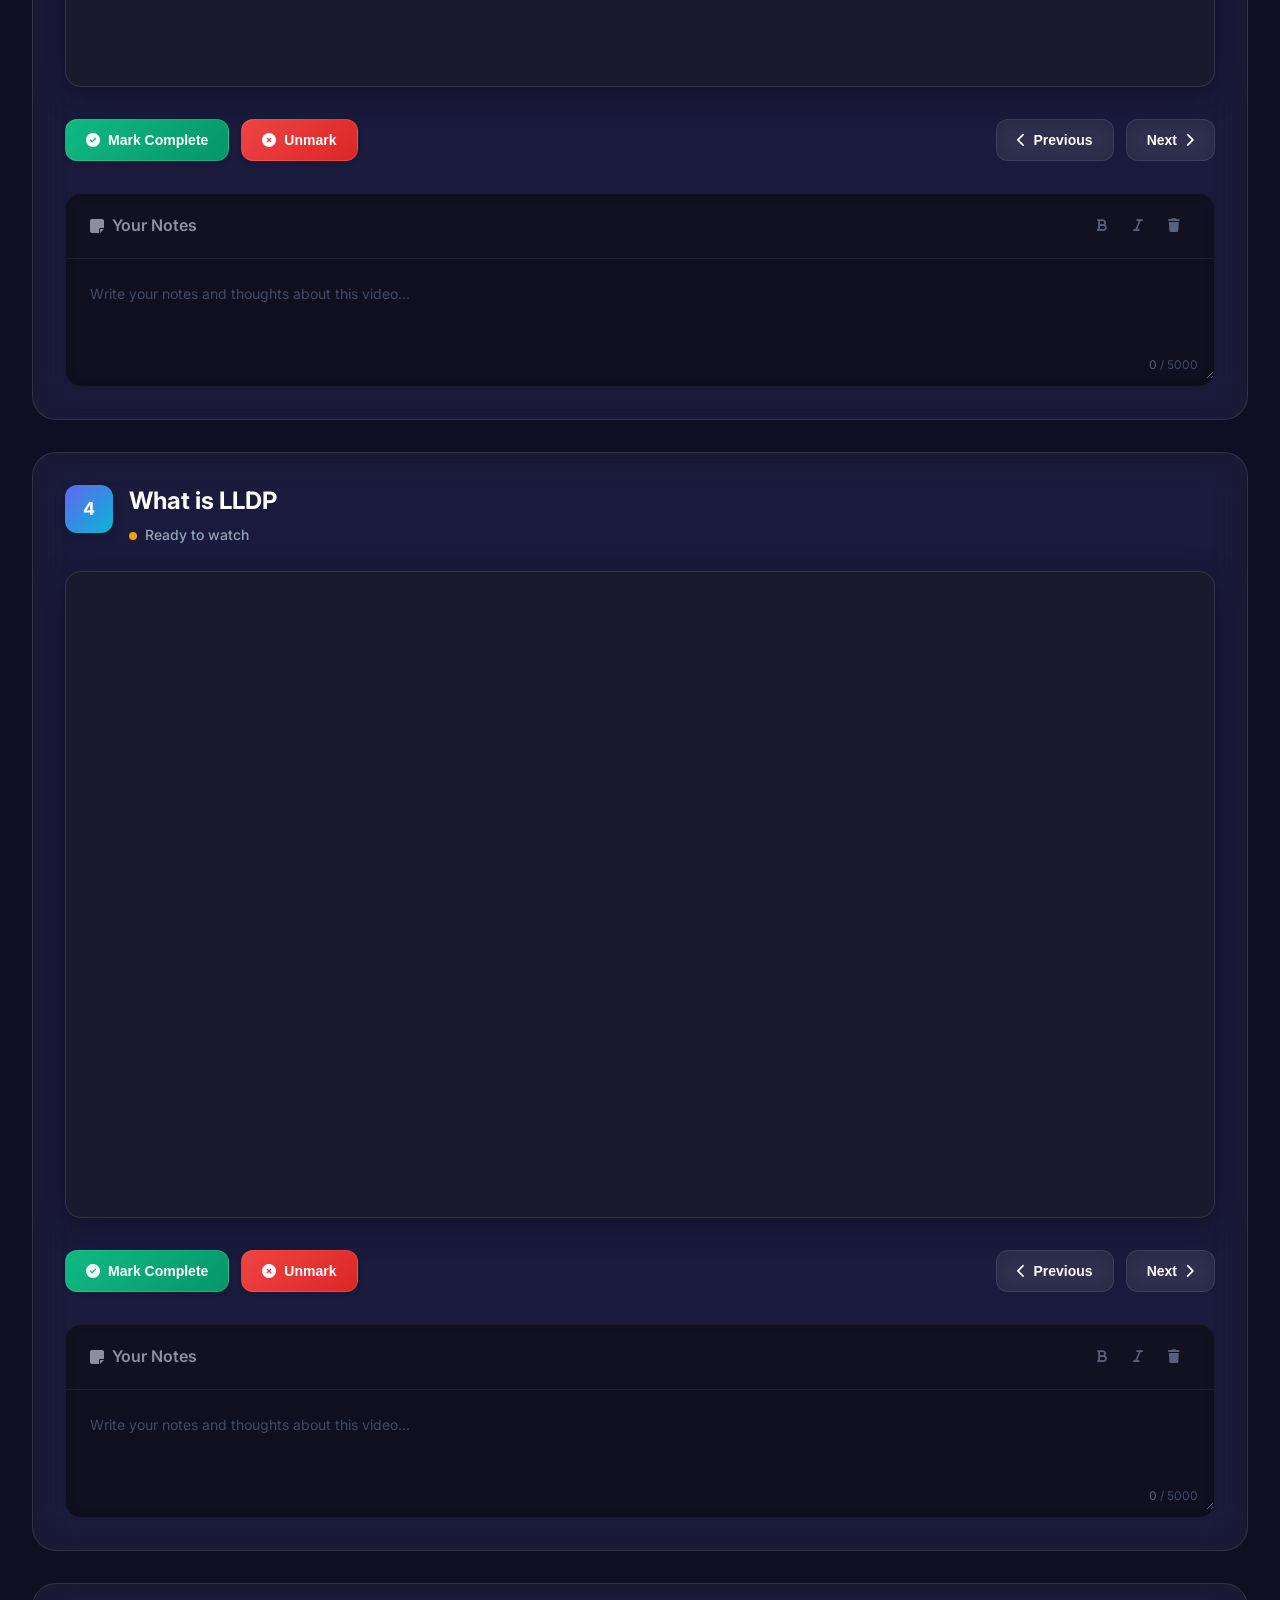
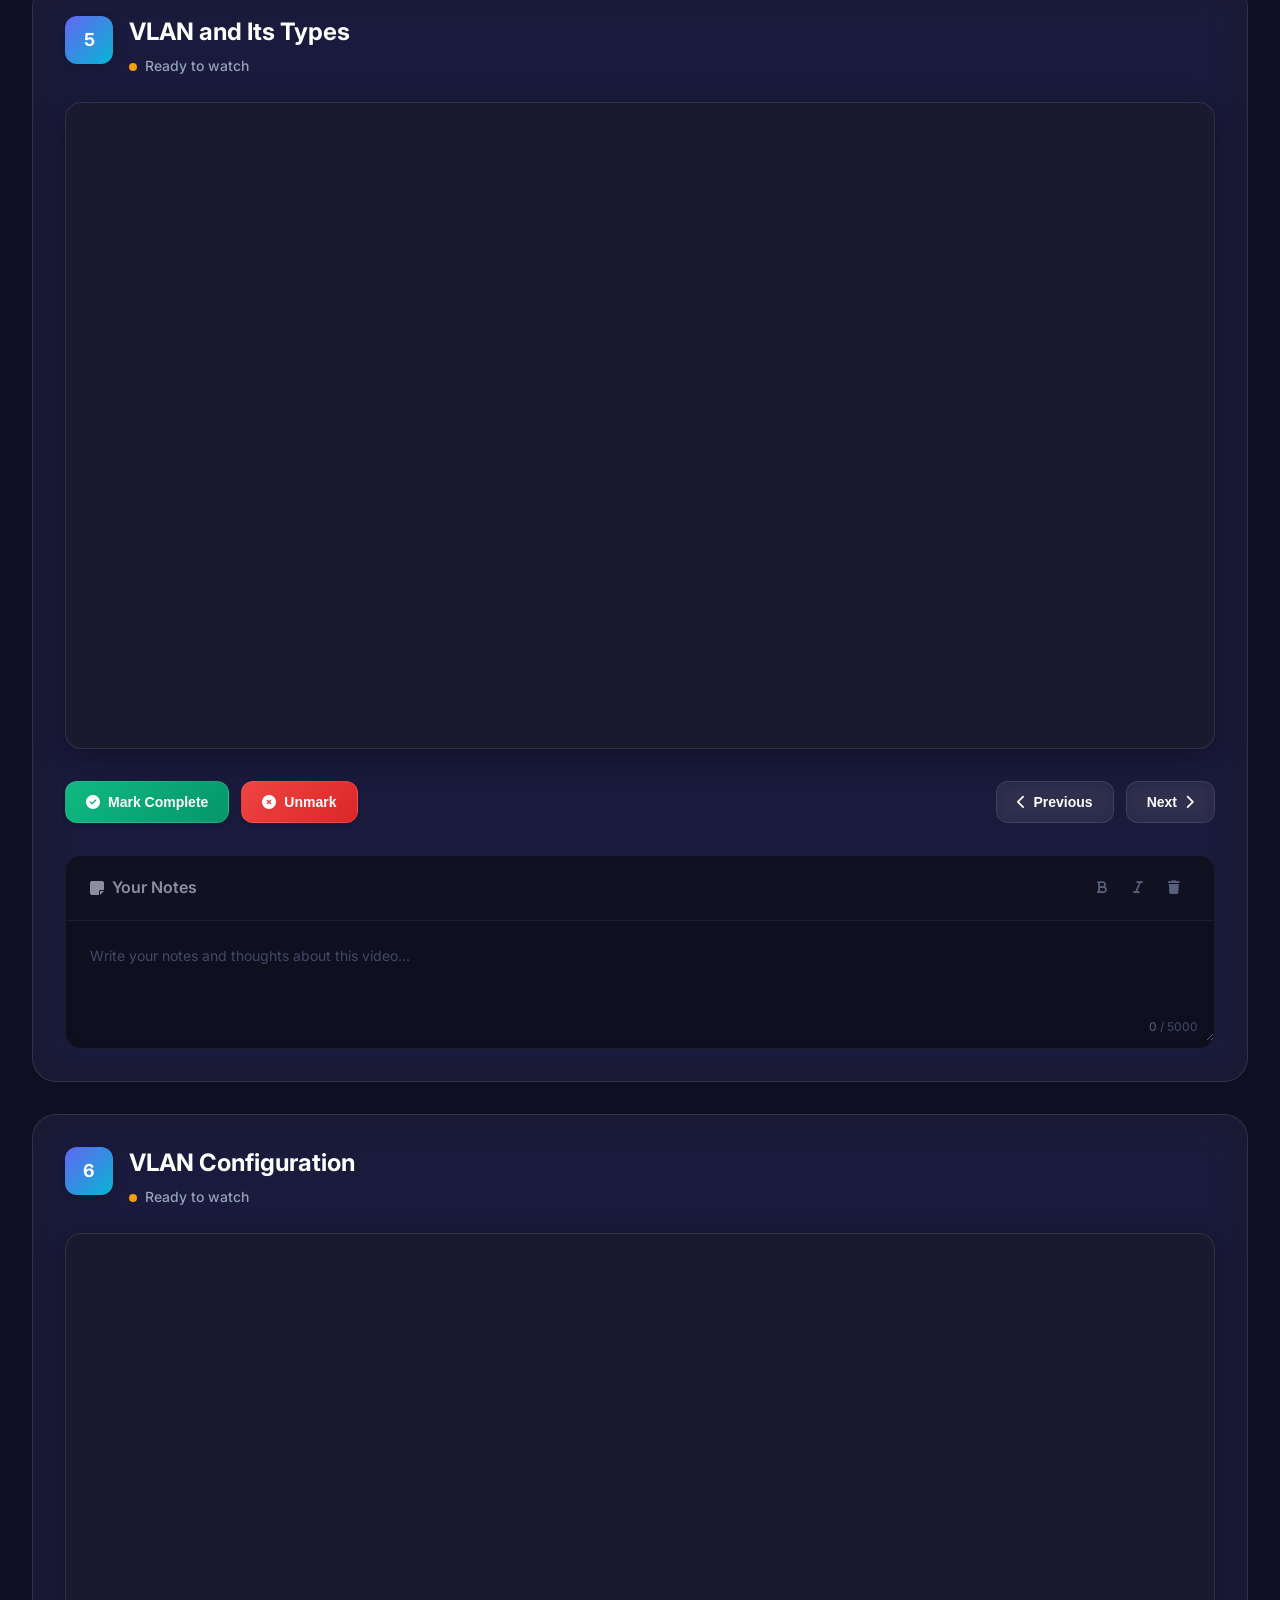
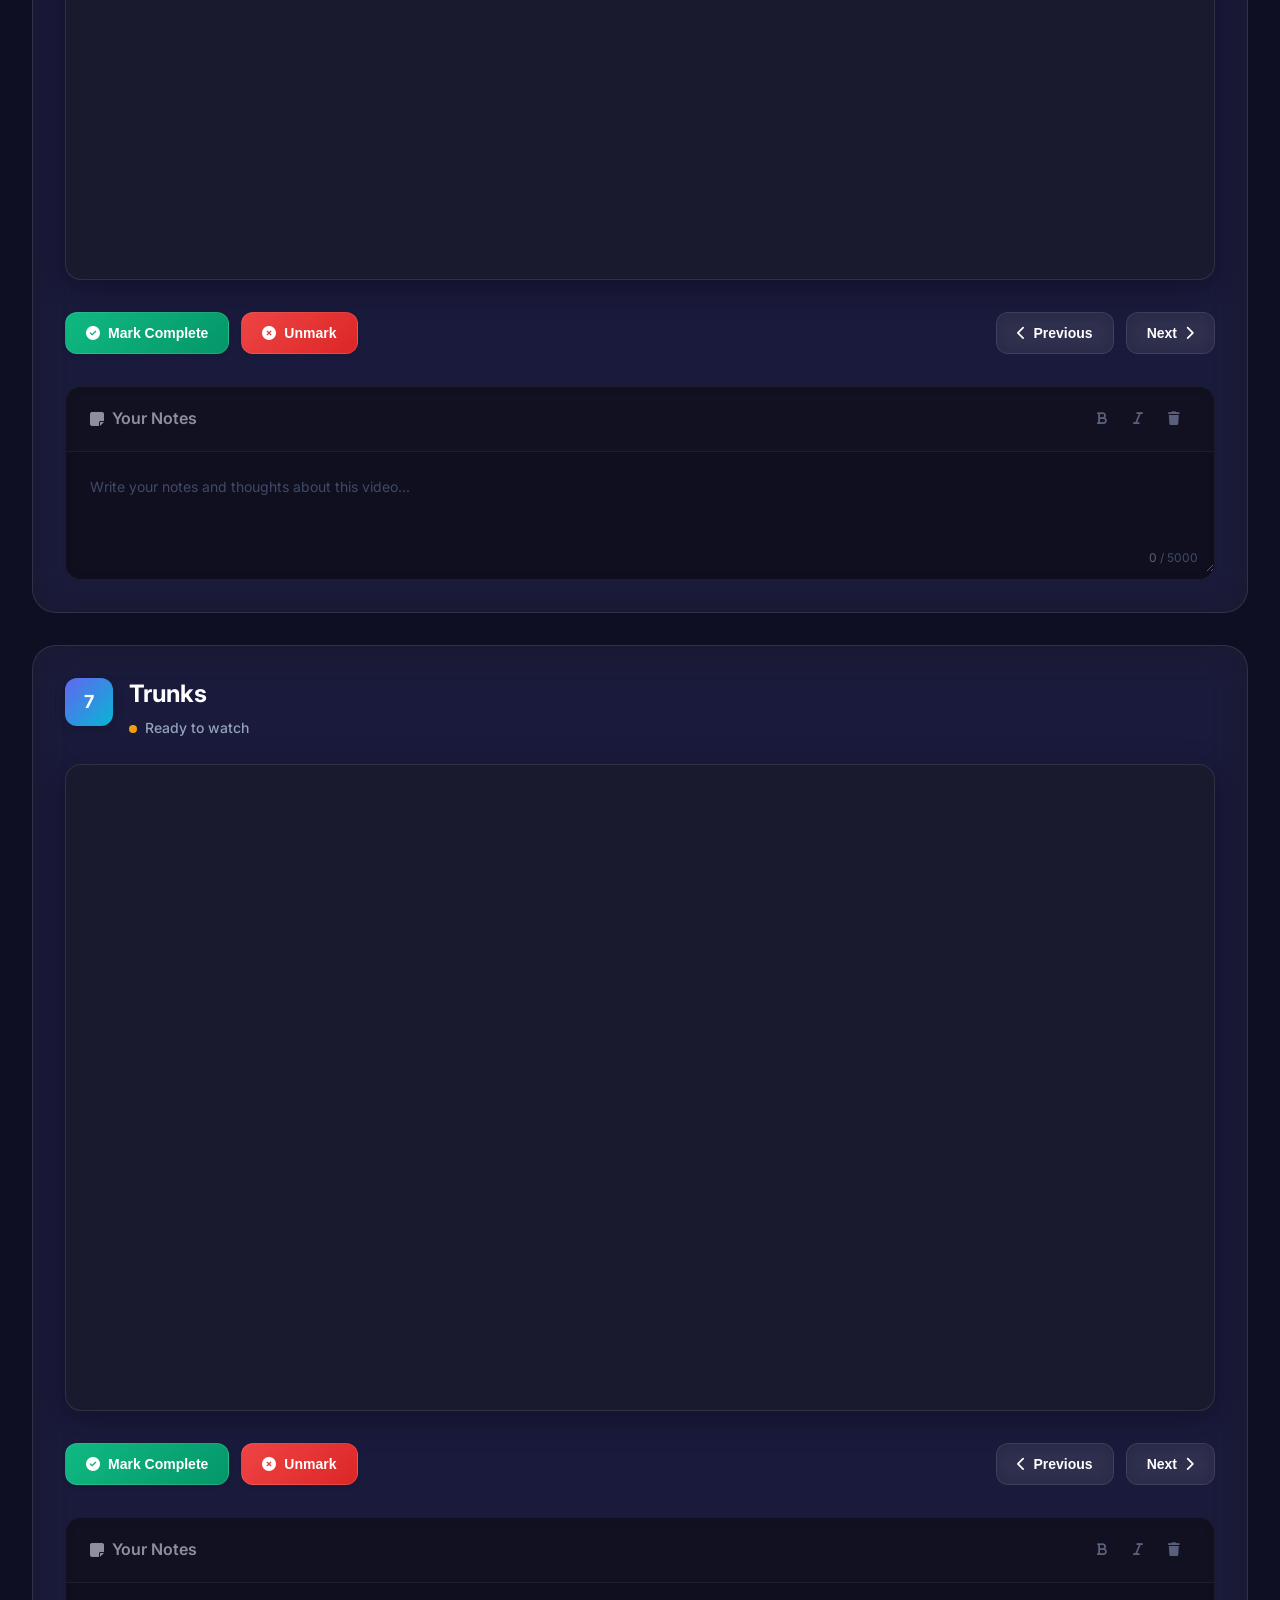
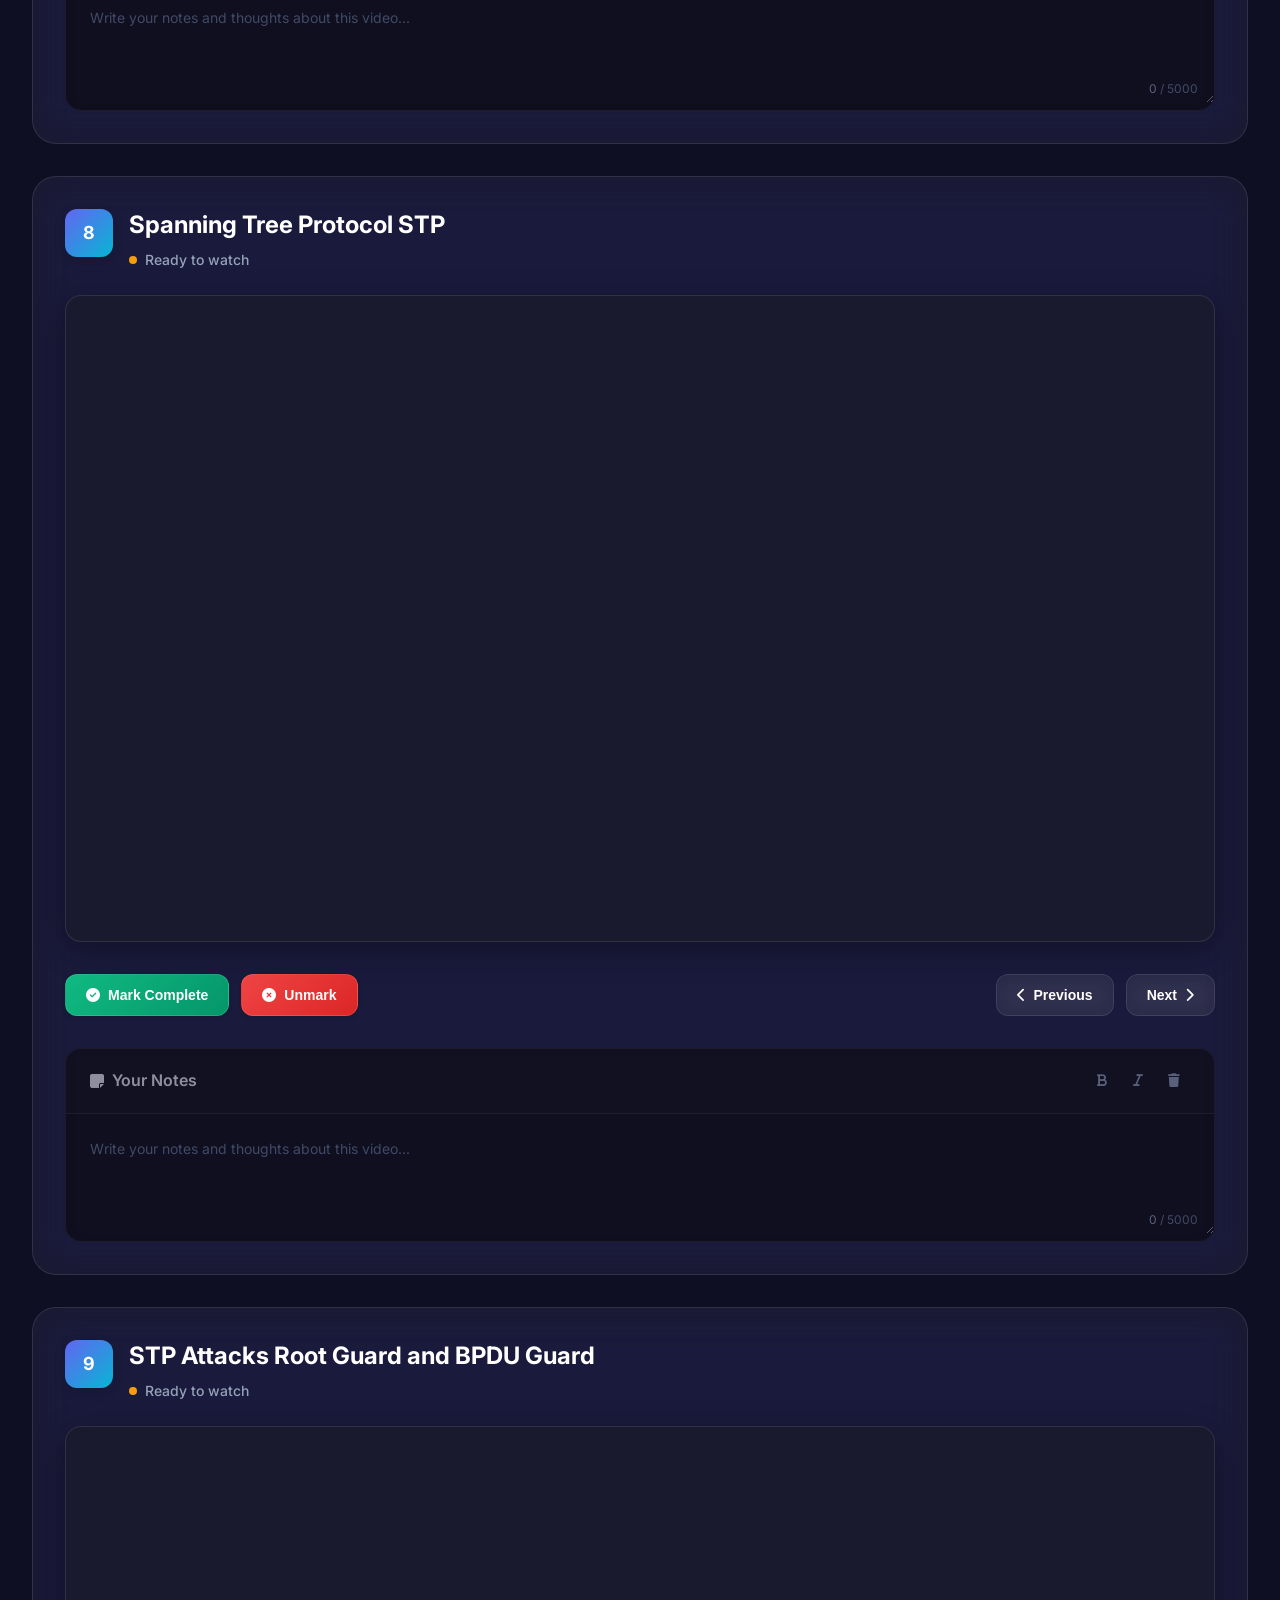
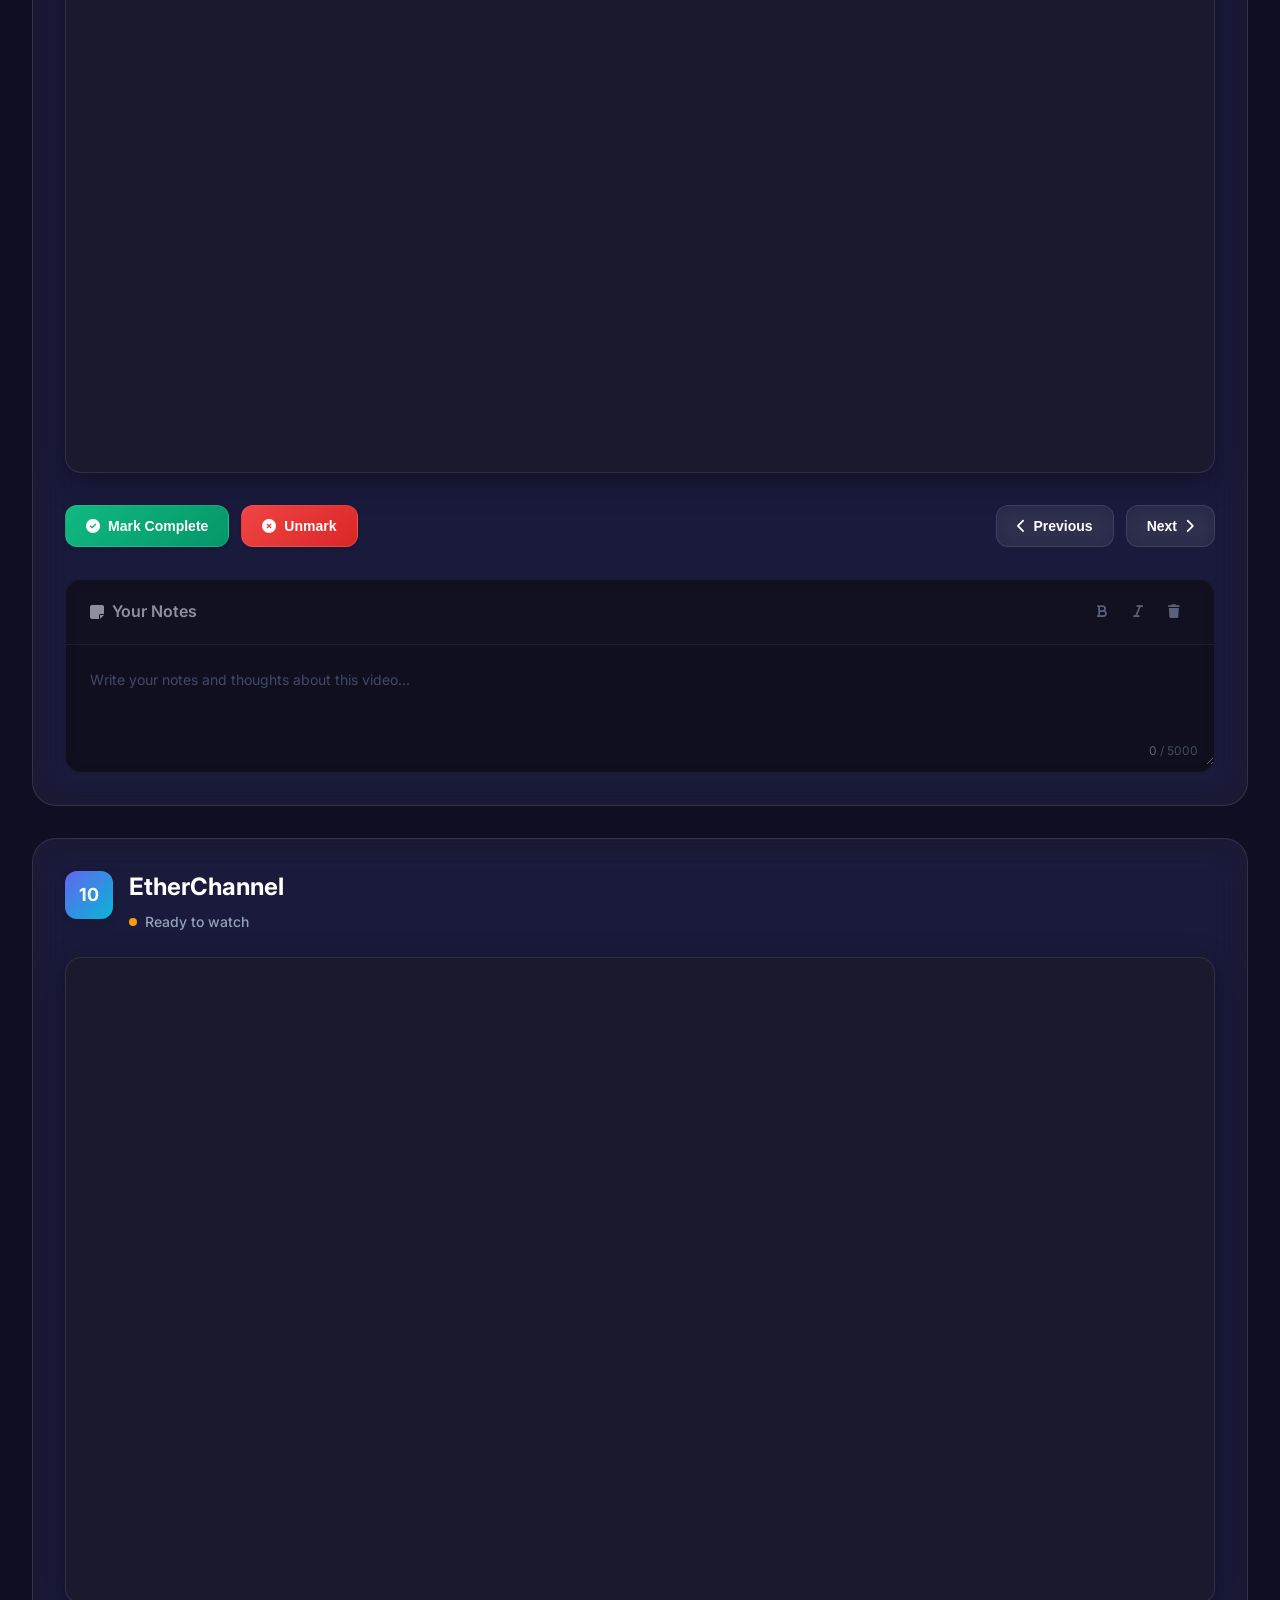
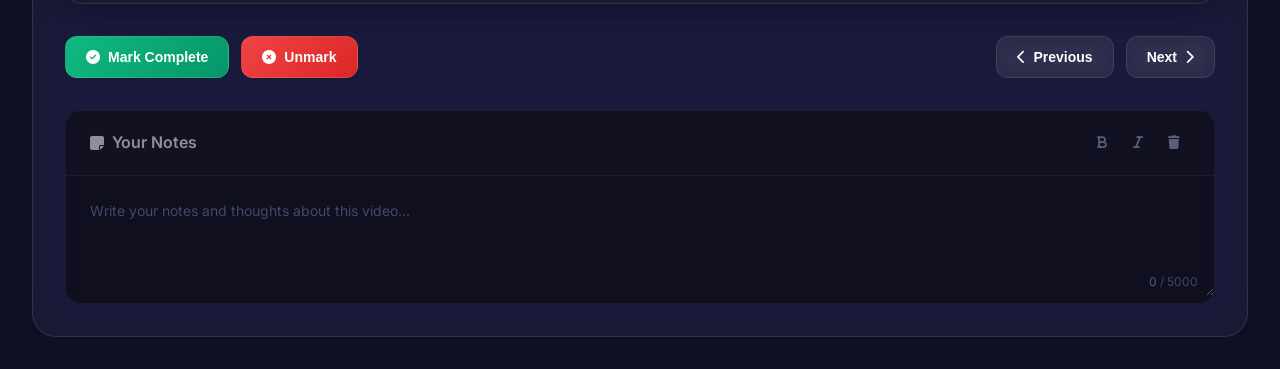
<file: s5.html>
<!DOCTYPE html>

<html lang="en">
<head>
<meta charset="utf-8"/>
<meta content="width=device-width, initial-scale=1.0" name="viewport"/>
<title>CCNA Networking  Complete Cisco CCNA 200-301 Prep Course</title>
<link href="styles.css" rel="stylesheet"/>
<link href="https://cdnjs.cloudflare.com/ajax/libs/font-awesome/6.4.0/css/all.min.css" rel="stylesheet"/>
<link href="https://fonts.googleapis.com/css2?family=Inter:wght@300;400;500;600;700&amp;display=swap" rel="stylesheet"/>
</head>
<body>
<!-- Background Elements -->
<div class="bg-gradient"></div>
<div class="floating-shapes">
<div class="shape shape-1"></div>
<div class="shape shape-2"></div>
<div class="shape shape-3"></div>
</div>
<!-- Header -->
<header class="glassmorphism-header">
<!-- Navigation -->
<nav class="modern-nav">
<div class="nav-container">
<button class="nav-scroll-btn left-scroll" id="leftScroll">
<i class="fas fa-chevron-left"></i>
</button>
<ul class="nav-carousel" id="navCarousel">
<li class="nav-item">
<a class="nav-link" href="index.html">
<div class="nav-icon">
<span class="nav-number">1</span>
</div>
<div class="nav-content">
<span class="nav-title">Bases of Networking Technologies in ccna</span>
<span class="nav-subtitle">12 videos</span>
</div>
<div class="nav-indicator"></div>
</a>
</li>
<li class="nav-item">
<a class="nav-link" href="s2.html">
<div class="nav-icon">
<span class="nav-number">2</span>
</div>
<div class="nav-content">
<span class="nav-title">IPv4 Addressing in cisco CCNA 200 301</span>
<span class="nav-subtitle">8 videos</span>
</div>
<div class="nav-indicator"></div>
</a>
</li>
<li class="nav-item">
<a class="nav-link" href="s3.html">
<div class="nav-icon">
<span class="nav-number">3</span>
</div>
<div class="nav-content">
<span class="nav-title">IPv6 Addressing in ccna</span>
<span class="nav-subtitle">3 videos</span>
</div>
<div class="nav-indicator"></div>
</a>
</li>
<li class="nav-item">
<a class="nav-link" href="s4.html">
<div class="nav-icon">
<span class="nav-number">4</span>
</div>
<div class="nav-content">
<span class="nav-title">IP Routing</span>
<span class="nav-subtitle">9 videos</span>
</div>
<div class="nav-indicator"></div>
</a>
</li>
<li class="nav-item active">
<a class="nav-link" href="s5.html">
<div class="nav-icon">
<span class="nav-number">5</span>
</div>
<div class="nav-content">
<span class="nav-title">Cisco CCNA 200301 Ethernet Switching</span>
<span class="nav-subtitle">10 videos</span>
</div>
<div class="nav-indicator"></div>
</a>
</li>
<li class="nav-item">
<a class="nav-link" href="s6.html">
<div class="nav-icon">
<span class="nav-number">6</span>
</div>
<div class="nav-content">
<span class="nav-title">CCNA 200301 Wireless Networks</span>
<span class="nav-subtitle">7 videos</span>
</div>
<div class="nav-indicator"></div>
</a>
</li>
<li class="nav-item">
<a class="nav-link" href="s7.html">
<div class="nav-icon">
<span class="nav-number">7</span>
</div>
<div class="nav-content">
<span class="nav-title">Network Services in Cisco CCNA</span>
<span class="nav-subtitle">11 videos</span>
</div>
<div class="nav-indicator"></div>
</a>
</li>
<li class="nav-item">
<a class="nav-link" href="s8.html">
<div class="nav-icon">
<span class="nav-number">8</span>
</div>
<div class="nav-content">
<span class="nav-title">Network Security</span>
<span class="nav-subtitle">14 videos</span>
</div>
<div class="nav-indicator"></div>
</a>
</li>
<li class="nav-item">
<a class="nav-link" href="s9.html">
<div class="nav-icon">
<span class="nav-number">9</span>
</div>
<div class="nav-content">
<span class="nav-title">Network Programmability</span>
<span class="nav-subtitle">4 videos</span>
</div>
<div class="nav-indicator"></div>
</a>
</li></ul>
<button class="nav-scroll-btn right-scroll" id="rightScroll">
<i class="fas fa-chevron-right"></i>
</button>
</div>
</nav>
</header>
<!-- Floating Navigation -->
<button class="floating-nav left-nav" onclick="navigate('s4.html')">
<i class="fas fa-chevron-left"></i>
</button>
<button class="floating-nav right-nav" onclick="navigate('s6.html')">
<i class="fas fa-chevron-right"></i>
</button>
<!-- Main Content -->
<main class="main-container">
<div class="content-wrapper">
<div class="header-content">
<div class="logo-section">
<div class="logo-icon">
<i class="fas fa-play-circle"></i>
</div>
<h1 class="app-title">CCNA Networking  Complete Cisco CCNA 200-301 Prep Course</h1>
</div>
<!-- Progress Indicator -->
<div class="progress-indicator">
<div class="progress-bar">
<div class="progress-fill" style="width: 55.55555555555556%"></div>
</div>
<span class="progress-text">5 of 9</span>
</div>
</div>
<!-- Video sections will be inserted here -->

<section class="video-section glassmorphism" data-video-index="0" id="section33">
<div class="section-header">
<div class="video-info">
<div class="video-badge">
<span class="badge-number">1</span>
</div>
<div class="video-meta">
<h2 class="video-title">Types of Switches</h2>
<div class="video-status">
<span class="status-dot"></span>
<span class="status-text">Ready to watch</span>
</div>
</div>
</div>
</div>
<div class="video-container modern-player">
<iframe allow="autoplay; fullscreen" allowfullscreen="" class="video-iframe" loading="lazy" src="https://drive.google.com/file/d/14kiZ_jkwtMzo9aGWRJIAAuCkpnKcx21X/preview">
</iframe>
</div>
<div class="section-actions">
<div class="action-group completion-group">
<button class="action-btn complete-btn" data-section="section33">
<div class="btn-content">
<i class="fas fa-check-circle"></i>
<span>Mark Complete</span>
</div>
</button>
<button class="action-btn unmark-btn" data-section="section33">
<div class="btn-content">
<i class="fas fa-times-circle"></i>
<span>Unmark</span>
</div>
</button>
</div>
<div class="action-group navigation-group">
<button class="action-btn nav-btn prev-btn" disabled="" onclick="navigateToSection('prev', 0)">
<div class="btn-content">
<i class="fas fa-chevron-left"></i>
<span>Previous</span>
</div>
</button>
<button class="action-btn nav-btn next-btn" onclick="navigateToSection('next', 0)">
<div class="btn-content">
<span>Next</span>
<i class="fas fa-chevron-right"></i>
</div>
</button>
</div>
</div>
<div class="notes-container">
<div class="notes-header">
<div class="notes-title">
<i class="fas fa-sticky-note"></i>
<span>Your Notes</span>
</div>
<div class="notes-tools">
<button class="tool-btn" id="bold-33" title="Bold">
<i class="fas fa-bold"></i>
</button>
<button class="tool-btn" id="italic-33" title="Italic">
<i class="fas fa-italic"></i>
</button>
<button class="tool-btn" id="clear-33" title="Clear Notes">
<i class="fas fa-trash"></i>
</button>
</div>
</div>
<div class="notes-input-container">
<textarea class="notes-input" data-video-id="33" id="notes33" placeholder="Write your notes and thoughts about this video..."></textarea>
<div class="notes-counter">
<span class="char-count">0</span>
<span class="char-limit">/ 5000</span>
</div>
</div>
</div>
</section>
<section class="video-section glassmorphism" data-video-index="1" id="section34">
<div class="section-header">
<div class="video-info">
<div class="video-badge">
<span class="badge-number">2</span>
</div>
<div class="video-meta">
<h2 class="video-title">Layer 2 Switch vs Layer 3 Switch</h2>
<div class="video-status">
<span class="status-dot"></span>
<span class="status-text">Ready to watch</span>
</div>
</div>
</div>
</div>
<div class="video-container modern-player">
<iframe allow="autoplay; fullscreen" allowfullscreen="" class="video-iframe" loading="lazy" src="https://drive.google.com/file/d/15lGqxD5td2UUxe2t3zc1iLL5V6f-rN72/preview">
</iframe>
</div>
<div class="section-actions">
<div class="action-group completion-group">
<button class="action-btn complete-btn" data-section="section34">
<div class="btn-content">
<i class="fas fa-check-circle"></i>
<span>Mark Complete</span>
</div>
</button>
<button class="action-btn unmark-btn" data-section="section34">
<div class="btn-content">
<i class="fas fa-times-circle"></i>
<span>Unmark</span>
</div>
</button>
</div>
<div class="action-group navigation-group">
<button class="action-btn nav-btn prev-btn" onclick="navigateToSection('prev', 1)">
<div class="btn-content">
<i class="fas fa-chevron-left"></i>
<span>Previous</span>
</div>
</button>
<button class="action-btn nav-btn next-btn" onclick="navigateToSection('next', 1)">
<div class="btn-content">
<span>Next</span>
<i class="fas fa-chevron-right"></i>
</div>
</button>
</div>
</div>
<div class="notes-container">
<div class="notes-header">
<div class="notes-title">
<i class="fas fa-sticky-note"></i>
<span>Your Notes</span>
</div>
<div class="notes-tools">
<button class="tool-btn" id="bold-34" title="Bold">
<i class="fas fa-bold"></i>
</button>
<button class="tool-btn" id="italic-34" title="Italic">
<i class="fas fa-italic"></i>
</button>
<button class="tool-btn" id="clear-34" title="Clear Notes">
<i class="fas fa-trash"></i>
</button>
</div>
</div>
<div class="notes-input-container">
<textarea class="notes-input" data-video-id="34" id="notes34" placeholder="Write your notes and thoughts about this video..."></textarea>
<div class="notes-counter">
<span class="char-count">0</span>
<span class="char-limit">/ 5000</span>
</div>
</div>
</div>
</section>
<section class="video-section glassmorphism" data-video-index="2" id="section35">
<div class="section-header">
<div class="video-info">
<div class="video-badge">
<span class="badge-number">3</span>
</div>
<div class="video-meta">
<h2 class="video-title">What is CDP</h2>
<div class="video-status">
<span class="status-dot"></span>
<span class="status-text">Ready to watch</span>
</div>
</div>
</div>
</div>
<div class="video-container modern-player">
<iframe allow="autoplay; fullscreen" allowfullscreen="" class="video-iframe" loading="lazy" src="https://drive.google.com/file/d/15Q6M9F5uWK8uTz2ZxdcndaGd0vGwA8O6/preview">
</iframe>
</div>
<div class="section-actions">
<div class="action-group completion-group">
<button class="action-btn complete-btn" data-section="section35">
<div class="btn-content">
<i class="fas fa-check-circle"></i>
<span>Mark Complete</span>
</div>
</button>
<button class="action-btn unmark-btn" data-section="section35">
<div class="btn-content">
<i class="fas fa-times-circle"></i>
<span>Unmark</span>
</div>
</button>
</div>
<div class="action-group navigation-group">
<button class="action-btn nav-btn prev-btn" onclick="navigateToSection('prev', 2)">
<div class="btn-content">
<i class="fas fa-chevron-left"></i>
<span>Previous</span>
</div>
</button>
<button class="action-btn nav-btn next-btn" onclick="navigateToSection('next', 2)">
<div class="btn-content">
<span>Next</span>
<i class="fas fa-chevron-right"></i>
</div>
</button>
</div>
</div>
<div class="notes-container">
<div class="notes-header">
<div class="notes-title">
<i class="fas fa-sticky-note"></i>
<span>Your Notes</span>
</div>
<div class="notes-tools">
<button class="tool-btn" id="bold-35" title="Bold">
<i class="fas fa-bold"></i>
</button>
<button class="tool-btn" id="italic-35" title="Italic">
<i class="fas fa-italic"></i>
</button>
<button class="tool-btn" id="clear-35" title="Clear Notes">
<i class="fas fa-trash"></i>
</button>
</div>
</div>
<div class="notes-input-container">
<textarea class="notes-input" data-video-id="35" id="notes35" placeholder="Write your notes and thoughts about this video..."></textarea>
<div class="notes-counter">
<span class="char-count">0</span>
<span class="char-limit">/ 5000</span>
</div>
</div>
</div>
</section>
<section class="video-section glassmorphism" data-video-index="3" id="section36">
<div class="section-header">
<div class="video-info">
<div class="video-badge">
<span class="badge-number">4</span>
</div>
<div class="video-meta">
<h2 class="video-title">What is LLDP</h2>
<div class="video-status">
<span class="status-dot"></span>
<span class="status-text">Ready to watch</span>
</div>
</div>
</div>
</div>
<div class="video-container modern-player">
<iframe allow="autoplay; fullscreen" allowfullscreen="" class="video-iframe" loading="lazy" src="https://drive.google.com/file/d/153AaRDaKexK_775hJbkV2XG8jGpkUyPd/preview">
</iframe>
</div>
<div class="section-actions">
<div class="action-group completion-group">
<button class="action-btn complete-btn" data-section="section36">
<div class="btn-content">
<i class="fas fa-check-circle"></i>
<span>Mark Complete</span>
</div>
</button>
<button class="action-btn unmark-btn" data-section="section36">
<div class="btn-content">
<i class="fas fa-times-circle"></i>
<span>Unmark</span>
</div>
</button>
</div>
<div class="action-group navigation-group">
<button class="action-btn nav-btn prev-btn" onclick="navigateToSection('prev', 3)">
<div class="btn-content">
<i class="fas fa-chevron-left"></i>
<span>Previous</span>
</div>
</button>
<button class="action-btn nav-btn next-btn" onclick="navigateToSection('next', 3)">
<div class="btn-content">
<span>Next</span>
<i class="fas fa-chevron-right"></i>
</div>
</button>
</div>
</div>
<div class="notes-container">
<div class="notes-header">
<div class="notes-title">
<i class="fas fa-sticky-note"></i>
<span>Your Notes</span>
</div>
<div class="notes-tools">
<button class="tool-btn" id="bold-36" title="Bold">
<i class="fas fa-bold"></i>
</button>
<button class="tool-btn" id="italic-36" title="Italic">
<i class="fas fa-italic"></i>
</button>
<button class="tool-btn" id="clear-36" title="Clear Notes">
<i class="fas fa-trash"></i>
</button>
</div>
</div>
<div class="notes-input-container">
<textarea class="notes-input" data-video-id="36" id="notes36" placeholder="Write your notes and thoughts about this video..."></textarea>
<div class="notes-counter">
<span class="char-count">0</span>
<span class="char-limit">/ 5000</span>
</div>
</div>
</div>
</section>
<section class="video-section glassmorphism" data-video-index="4" id="section37">
<div class="section-header">
<div class="video-info">
<div class="video-badge">
<span class="badge-number">5</span>
</div>
<div class="video-meta">
<h2 class="video-title">VLAN and Its Types</h2>
<div class="video-status">
<span class="status-dot"></span>
<span class="status-text">Ready to watch</span>
</div>
</div>
</div>
</div>
<div class="video-container modern-player">
<iframe allow="autoplay; fullscreen" allowfullscreen="" class="video-iframe" loading="lazy" src="https://drive.google.com/file/d/15l0lekohh8RJXtQxFRB1LJG5f7VI5yK-/preview">
</iframe>
</div>
<div class="section-actions">
<div class="action-group completion-group">
<button class="action-btn complete-btn" data-section="section37">
<div class="btn-content">
<i class="fas fa-check-circle"></i>
<span>Mark Complete</span>
</div>
</button>
<button class="action-btn unmark-btn" data-section="section37">
<div class="btn-content">
<i class="fas fa-times-circle"></i>
<span>Unmark</span>
</div>
</button>
</div>
<div class="action-group navigation-group">
<button class="action-btn nav-btn prev-btn" onclick="navigateToSection('prev', 4)">
<div class="btn-content">
<i class="fas fa-chevron-left"></i>
<span>Previous</span>
</div>
</button>
<button class="action-btn nav-btn next-btn" onclick="navigateToSection('next', 4)">
<div class="btn-content">
<span>Next</span>
<i class="fas fa-chevron-right"></i>
</div>
</button>
</div>
</div>
<div class="notes-container">
<div class="notes-header">
<div class="notes-title">
<i class="fas fa-sticky-note"></i>
<span>Your Notes</span>
</div>
<div class="notes-tools">
<button class="tool-btn" id="bold-37" title="Bold">
<i class="fas fa-bold"></i>
</button>
<button class="tool-btn" id="italic-37" title="Italic">
<i class="fas fa-italic"></i>
</button>
<button class="tool-btn" id="clear-37" title="Clear Notes">
<i class="fas fa-trash"></i>
</button>
</div>
</div>
<div class="notes-input-container">
<textarea class="notes-input" data-video-id="37" id="notes37" placeholder="Write your notes and thoughts about this video..."></textarea>
<div class="notes-counter">
<span class="char-count">0</span>
<span class="char-limit">/ 5000</span>
</div>
</div>
</div>
</section>
<section class="video-section glassmorphism" data-video-index="5" id="section38">
<div class="section-header">
<div class="video-info">
<div class="video-badge">
<span class="badge-number">6</span>
</div>
<div class="video-meta">
<h2 class="video-title">VLAN Configuration</h2>
<div class="video-status">
<span class="status-dot"></span>
<span class="status-text">Ready to watch</span>
</div>
</div>
</div>
</div>
<div class="video-container modern-player">
<iframe allow="autoplay; fullscreen" allowfullscreen="" class="video-iframe" loading="lazy" src="https://drive.google.com/file/d/15MjiNM6qMvLfalQgmTG-w7CIHqKMkXis/preview">
</iframe>
</div>
<div class="section-actions">
<div class="action-group completion-group">
<button class="action-btn complete-btn" data-section="section38">
<div class="btn-content">
<i class="fas fa-check-circle"></i>
<span>Mark Complete</span>
</div>
</button>
<button class="action-btn unmark-btn" data-section="section38">
<div class="btn-content">
<i class="fas fa-times-circle"></i>
<span>Unmark</span>
</div>
</button>
</div>
<div class="action-group navigation-group">
<button class="action-btn nav-btn prev-btn" onclick="navigateToSection('prev', 5)">
<div class="btn-content">
<i class="fas fa-chevron-left"></i>
<span>Previous</span>
</div>
</button>
<button class="action-btn nav-btn next-btn" onclick="navigateToSection('next', 5)">
<div class="btn-content">
<span>Next</span>
<i class="fas fa-chevron-right"></i>
</div>
</button>
</div>
</div>
<div class="notes-container">
<div class="notes-header">
<div class="notes-title">
<i class="fas fa-sticky-note"></i>
<span>Your Notes</span>
</div>
<div class="notes-tools">
<button class="tool-btn" id="bold-38" title="Bold">
<i class="fas fa-bold"></i>
</button>
<button class="tool-btn" id="italic-38" title="Italic">
<i class="fas fa-italic"></i>
</button>
<button class="tool-btn" id="clear-38" title="Clear Notes">
<i class="fas fa-trash"></i>
</button>
</div>
</div>
<div class="notes-input-container">
<textarea class="notes-input" data-video-id="38" id="notes38" placeholder="Write your notes and thoughts about this video..."></textarea>
<div class="notes-counter">
<span class="char-count">0</span>
<span class="char-limit">/ 5000</span>
</div>
</div>
</div>
</section>
<section class="video-section glassmorphism" data-video-index="6" id="section39">
<div class="section-header">
<div class="video-info">
<div class="video-badge">
<span class="badge-number">7</span>
</div>
<div class="video-meta">
<h2 class="video-title">Trunks</h2>
<div class="video-status">
<span class="status-dot"></span>
<span class="status-text">Ready to watch</span>
</div>
</div>
</div>
</div>
<div class="video-container modern-player">
<iframe allow="autoplay; fullscreen" allowfullscreen="" class="video-iframe" loading="lazy" src="https://drive.google.com/file/d/14mPMYeUgEtf9MHfftC4igqaJfox5nu7T/preview">
</iframe>
</div>
<div class="section-actions">
<div class="action-group completion-group">
<button class="action-btn complete-btn" data-section="section39">
<div class="btn-content">
<i class="fas fa-check-circle"></i>
<span>Mark Complete</span>
</div>
</button>
<button class="action-btn unmark-btn" data-section="section39">
<div class="btn-content">
<i class="fas fa-times-circle"></i>
<span>Unmark</span>
</div>
</button>
</div>
<div class="action-group navigation-group">
<button class="action-btn nav-btn prev-btn" onclick="navigateToSection('prev', 6)">
<div class="btn-content">
<i class="fas fa-chevron-left"></i>
<span>Previous</span>
</div>
</button>
<button class="action-btn nav-btn next-btn" onclick="navigateToSection('next', 6)">
<div class="btn-content">
<span>Next</span>
<i class="fas fa-chevron-right"></i>
</div>
</button>
</div>
</div>
<div class="notes-container">
<div class="notes-header">
<div class="notes-title">
<i class="fas fa-sticky-note"></i>
<span>Your Notes</span>
</div>
<div class="notes-tools">
<button class="tool-btn" id="bold-39" title="Bold">
<i class="fas fa-bold"></i>
</button>
<button class="tool-btn" id="italic-39" title="Italic">
<i class="fas fa-italic"></i>
</button>
<button class="tool-btn" id="clear-39" title="Clear Notes">
<i class="fas fa-trash"></i>
</button>
</div>
</div>
<div class="notes-input-container">
<textarea class="notes-input" data-video-id="39" id="notes39" placeholder="Write your notes and thoughts about this video..."></textarea>
<div class="notes-counter">
<span class="char-count">0</span>
<span class="char-limit">/ 5000</span>
</div>
</div>
</div>
</section>
<section class="video-section glassmorphism" data-video-index="7" id="section40">
<div class="section-header">
<div class="video-info">
<div class="video-badge">
<span class="badge-number">8</span>
</div>
<div class="video-meta">
<h2 class="video-title">Spanning Tree Protocol STP</h2>
<div class="video-status">
<span class="status-dot"></span>
<span class="status-text">Ready to watch</span>
</div>
</div>
</div>
</div>
<div class="video-container modern-player">
<iframe allow="autoplay; fullscreen" allowfullscreen="" class="video-iframe" loading="lazy" src="https://drive.google.com/file/d/14jgtiUSN16QRiq8huK-cZWyDLCdQYW3U/preview">
</iframe>
</div>
<div class="section-actions">
<div class="action-group completion-group">
<button class="action-btn complete-btn" data-section="section40">
<div class="btn-content">
<i class="fas fa-check-circle"></i>
<span>Mark Complete</span>
</div>
</button>
<button class="action-btn unmark-btn" data-section="section40">
<div class="btn-content">
<i class="fas fa-times-circle"></i>
<span>Unmark</span>
</div>
</button>
</div>
<div class="action-group navigation-group">
<button class="action-btn nav-btn prev-btn" onclick="navigateToSection('prev', 7)">
<div class="btn-content">
<i class="fas fa-chevron-left"></i>
<span>Previous</span>
</div>
</button>
<button class="action-btn nav-btn next-btn" onclick="navigateToSection('next', 7)">
<div class="btn-content">
<span>Next</span>
<i class="fas fa-chevron-right"></i>
</div>
</button>
</div>
</div>
<div class="notes-container">
<div class="notes-header">
<div class="notes-title">
<i class="fas fa-sticky-note"></i>
<span>Your Notes</span>
</div>
<div class="notes-tools">
<button class="tool-btn" id="bold-40" title="Bold">
<i class="fas fa-bold"></i>
</button>
<button class="tool-btn" id="italic-40" title="Italic">
<i class="fas fa-italic"></i>
</button>
<button class="tool-btn" id="clear-40" title="Clear Notes">
<i class="fas fa-trash"></i>
</button>
</div>
</div>
<div class="notes-input-container">
<textarea class="notes-input" data-video-id="40" id="notes40" placeholder="Write your notes and thoughts about this video..."></textarea>
<div class="notes-counter">
<span class="char-count">0</span>
<span class="char-limit">/ 5000</span>
</div>
</div>
</div>
</section>
<section class="video-section glassmorphism" data-video-index="8" id="section41">
<div class="section-header">
<div class="video-info">
<div class="video-badge">
<span class="badge-number">9</span>
</div>
<div class="video-meta">
<h2 class="video-title">STP Attacks Root Guard and BPDU Guard</h2>
<div class="video-status">
<span class="status-dot"></span>
<span class="status-text">Ready to watch</span>
</div>
</div>
</div>
</div>
<div class="video-container modern-player">
<iframe allow="autoplay; fullscreen" allowfullscreen="" class="video-iframe" loading="lazy" src="https://drive.google.com/file/d/14ruvJ9LCyesvIKfoIZXQE30s2mlL0Gz6/preview">
</iframe>
</div>
<div class="section-actions">
<div class="action-group completion-group">
<button class="action-btn complete-btn" data-section="section41">
<div class="btn-content">
<i class="fas fa-check-circle"></i>
<span>Mark Complete</span>
</div>
</button>
<button class="action-btn unmark-btn" data-section="section41">
<div class="btn-content">
<i class="fas fa-times-circle"></i>
<span>Unmark</span>
</div>
</button>
</div>
<div class="action-group navigation-group">
<button class="action-btn nav-btn prev-btn" onclick="navigateToSection('prev', 8)">
<div class="btn-content">
<i class="fas fa-chevron-left"></i>
<span>Previous</span>
</div>
</button>
<button class="action-btn nav-btn next-btn" onclick="navigateToSection('next', 8)">
<div class="btn-content">
<span>Next</span>
<i class="fas fa-chevron-right"></i>
</div>
</button>
</div>
</div>
<div class="notes-container">
<div class="notes-header">
<div class="notes-title">
<i class="fas fa-sticky-note"></i>
<span>Your Notes</span>
</div>
<div class="notes-tools">
<button class="tool-btn" id="bold-41" title="Bold">
<i class="fas fa-bold"></i>
</button>
<button class="tool-btn" id="italic-41" title="Italic">
<i class="fas fa-italic"></i>
</button>
<button class="tool-btn" id="clear-41" title="Clear Notes">
<i class="fas fa-trash"></i>
</button>
</div>
</div>
<div class="notes-input-container">
<textarea class="notes-input" data-video-id="41" id="notes41" placeholder="Write your notes and thoughts about this video..."></textarea>
<div class="notes-counter">
<span class="char-count">0</span>
<span class="char-limit">/ 5000</span>
</div>
</div>
</div>
</section>
<section class="video-section glassmorphism" data-video-index="9" id="section42">
<div class="section-header">
<div class="video-info">
<div class="video-badge">
<span class="badge-number">10</span>
</div>
<div class="video-meta">
<h2 class="video-title">EtherChannel</h2>
<div class="video-status">
<span class="status-dot"></span>
<span class="status-text">Ready to watch</span>
</div>
</div>
</div>
</div>
<div class="video-container modern-player">
<iframe allow="autoplay; fullscreen" allowfullscreen="" class="video-iframe" loading="lazy" src="https://drive.google.com/file/d/15KJiD2iAVVogaHjJ9fq3wo9Z-rc2RZGr/preview">
</iframe>
</div>
<div class="section-actions">
<div class="action-group completion-group">
<button class="action-btn complete-btn" data-section="section42">
<div class="btn-content">
<i class="fas fa-check-circle"></i>
<span>Mark Complete</span>
</div>
</button>
<button class="action-btn unmark-btn" data-section="section42">
<div class="btn-content">
<i class="fas fa-times-circle"></i>
<span>Unmark</span>
</div>
</button>
</div>
<div class="action-group navigation-group">
<button class="action-btn nav-btn prev-btn" onclick="navigateToSection('prev', 9)">
<div class="btn-content">
<i class="fas fa-chevron-left"></i>
<span>Previous</span>
</div>
</button>
<button class="action-btn nav-btn next-btn" onclick="navigateToSection('next', 9)">
<div class="btn-content">
<span>Next</span>
<i class="fas fa-chevron-right"></i>
</div>
</button>
</div>
</div>
<div class="notes-container">
<div class="notes-header">
<div class="notes-title">
<i class="fas fa-sticky-note"></i>
<span>Your Notes</span>
</div>
<div class="notes-tools">
<button class="tool-btn" id="bold-42" title="Bold">
<i class="fas fa-bold"></i>
</button>
<button class="tool-btn" id="italic-42" title="Italic">
<i class="fas fa-italic"></i>
</button>
<button class="tool-btn" id="clear-42" title="Clear Notes">
<i class="fas fa-trash"></i>
</button>
</div>
</div>
<div class="notes-input-container">
<textarea class="notes-input" data-video-id="42" id="notes42" placeholder="Write your notes and thoughts about this video..."></textarea>
<div class="notes-counter">
<span class="char-count">0</span>
<span class="char-limit">/ 5000</span>
</div>
</div>
</div>
</section>
</div>
</main>
<!-- Floating Action Buttons -->
<div class="fab-container">
<div class="fab-menu">
<button class="fab main-fab" id="mainFab">
<i class="fas fa-plus"></i>
</button>
<div class="fab-options">
<button class="fab option-fab" id="exportButton" title="Export Progress">
<i class="fas fa-download"></i>
</button>
<button class="fab option-fab" id="importDataButton" title="Import Progress">
<i class="fas fa-upload"></i>
</button>
<button class="fab option-fab home-fab" onclick="window.location.href='https://brahimsaa.github.io/all';" title="Home">
<i class="fas fa-home"></i>
</button>
</div>
</div>
</div>
<!-- Hidden File Input -->
<input accept=".json" id="importButton" style="display: none;" type="file"/>
<!-- Loading Overlay -->
<div class="loading-overlay" id="loadingOverlay">
<div class="loading-spinner">
<div class="spinner"></div>
<p>Loading content...</p>
</div>
</div>
<script src="script.js"></script>
</body>
</html>
</file>
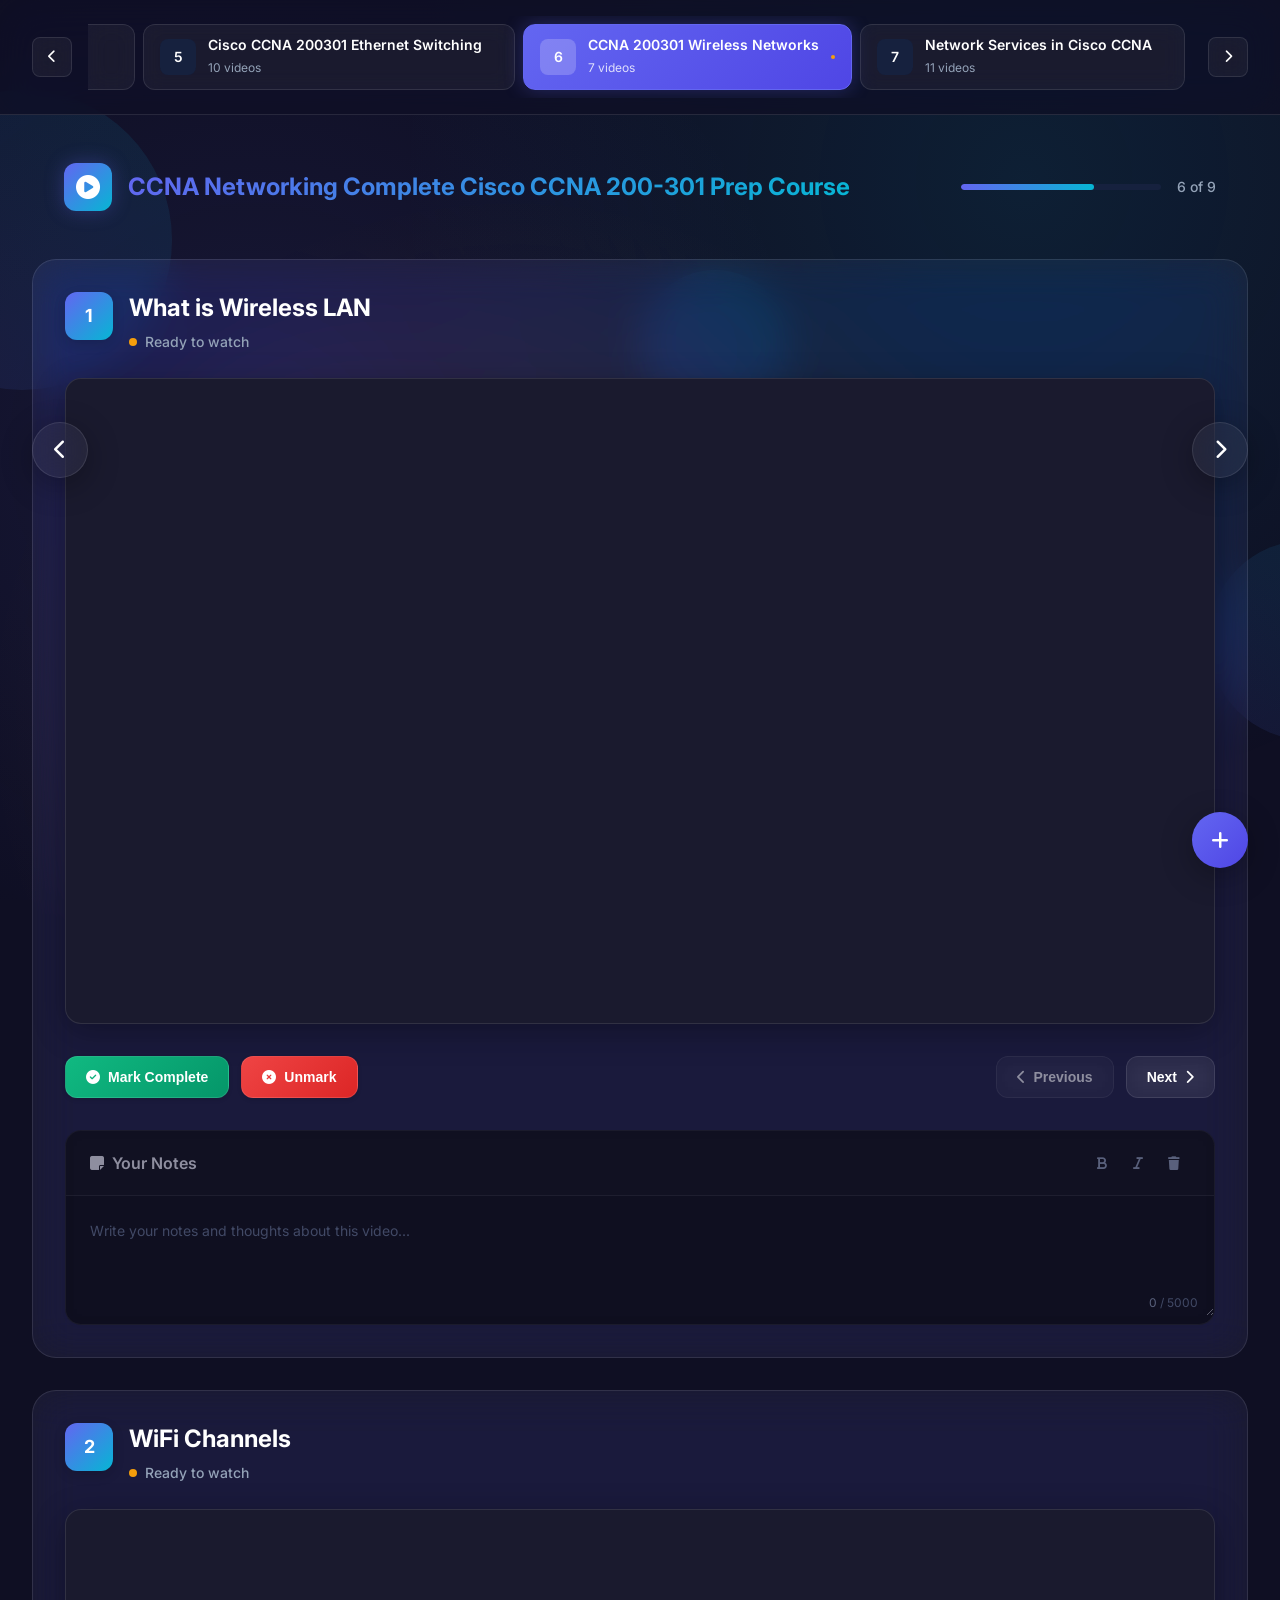
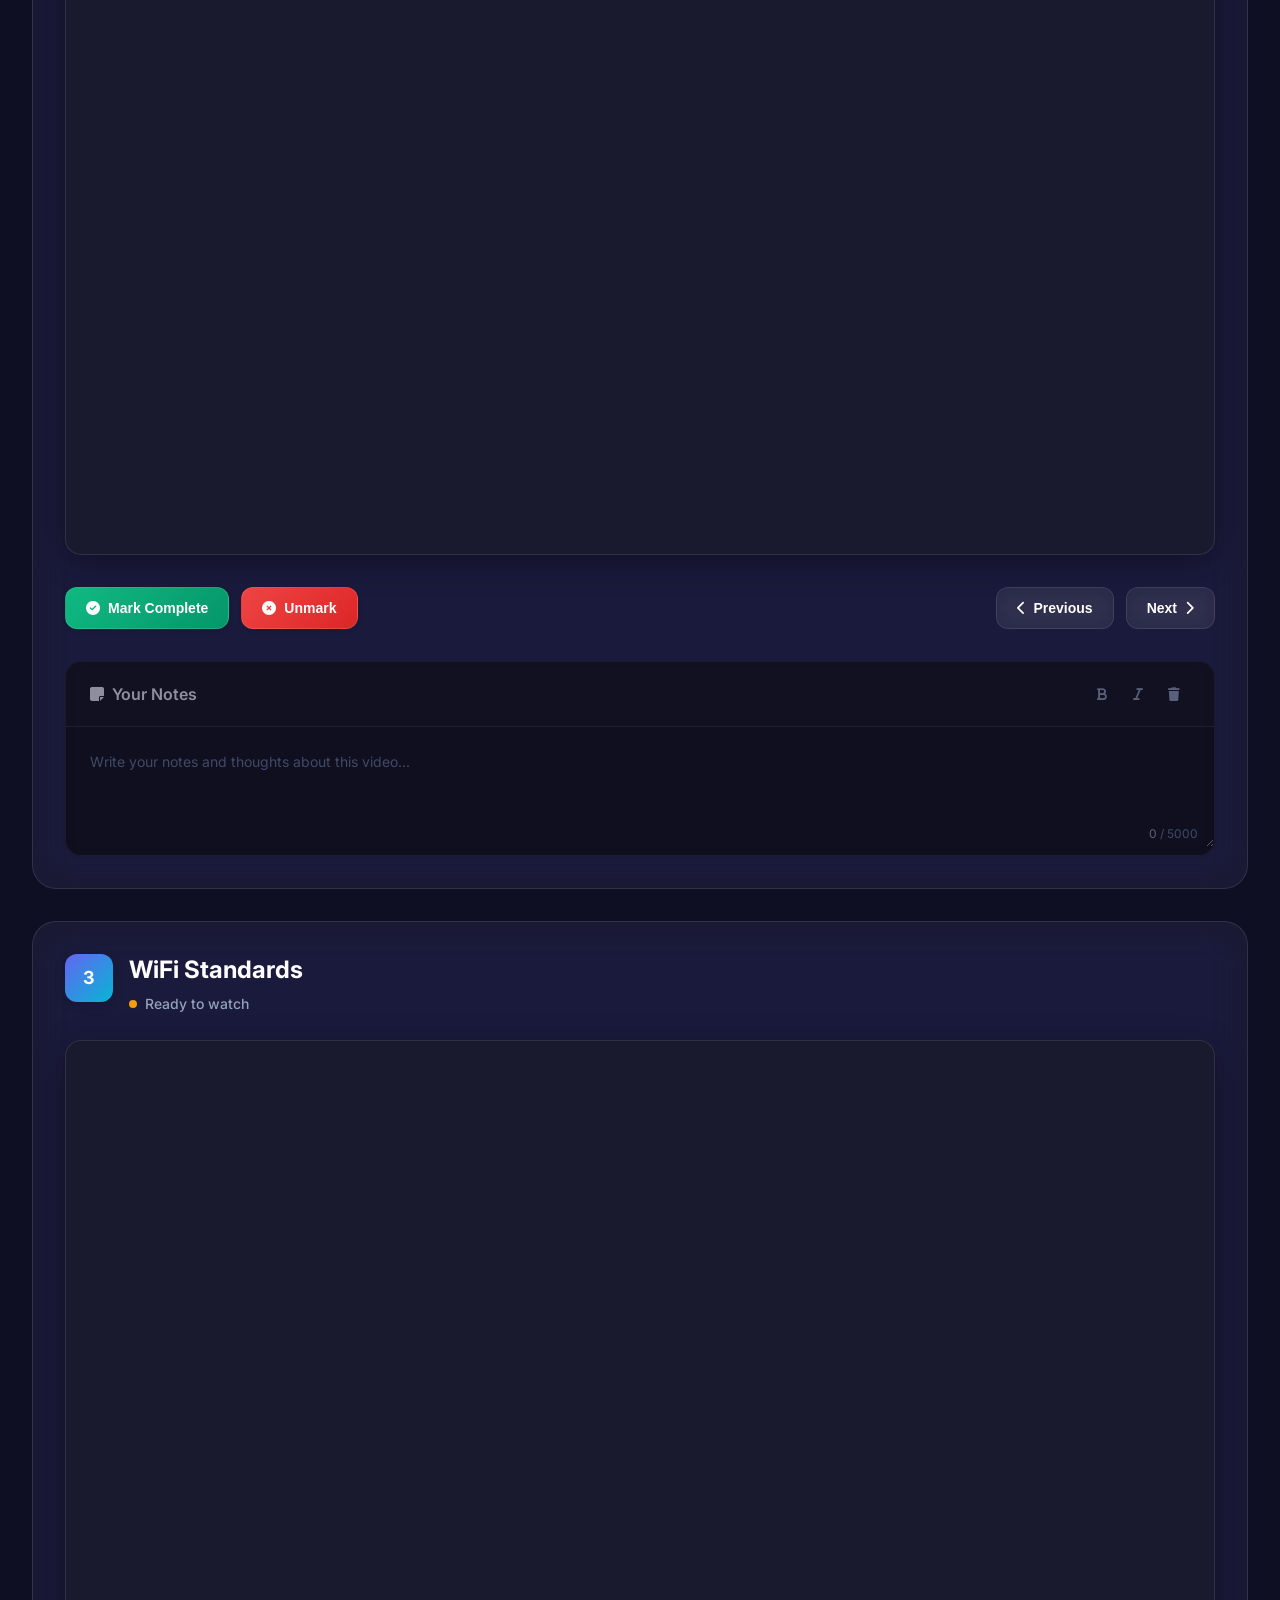
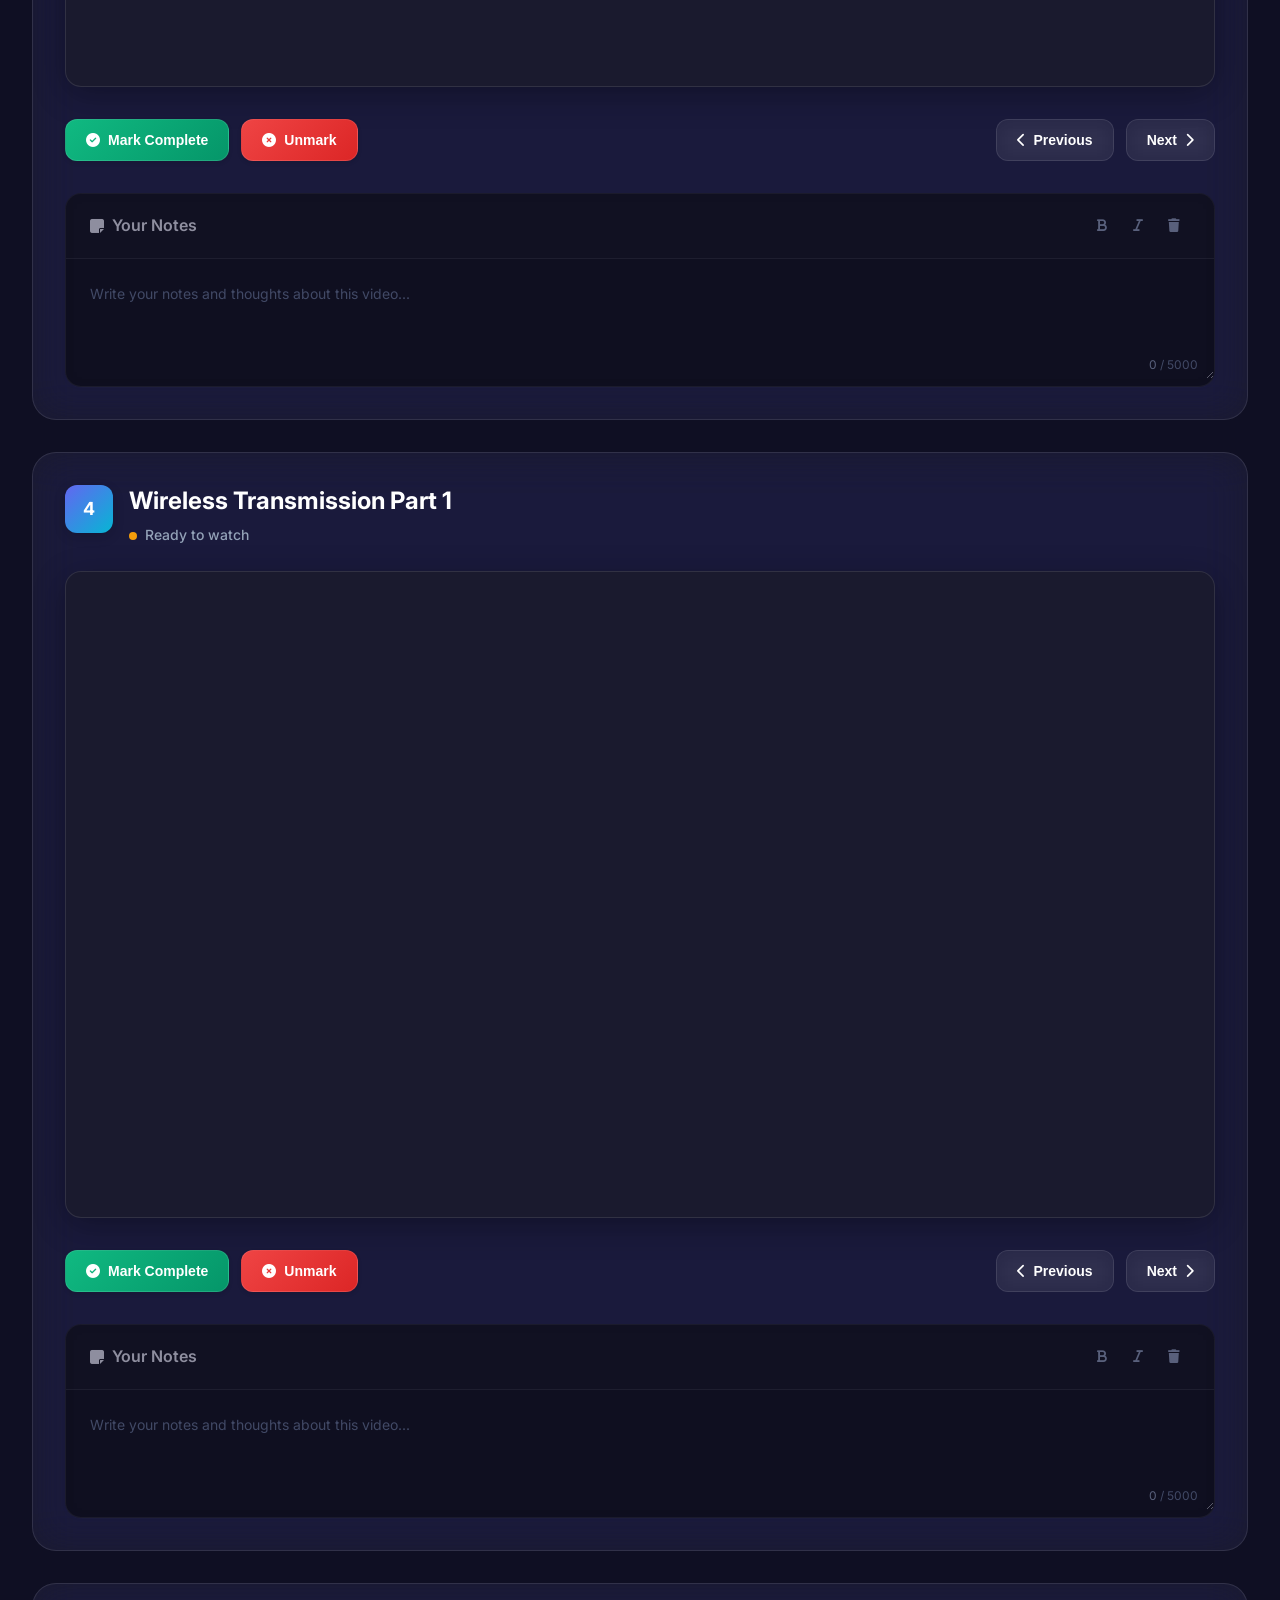
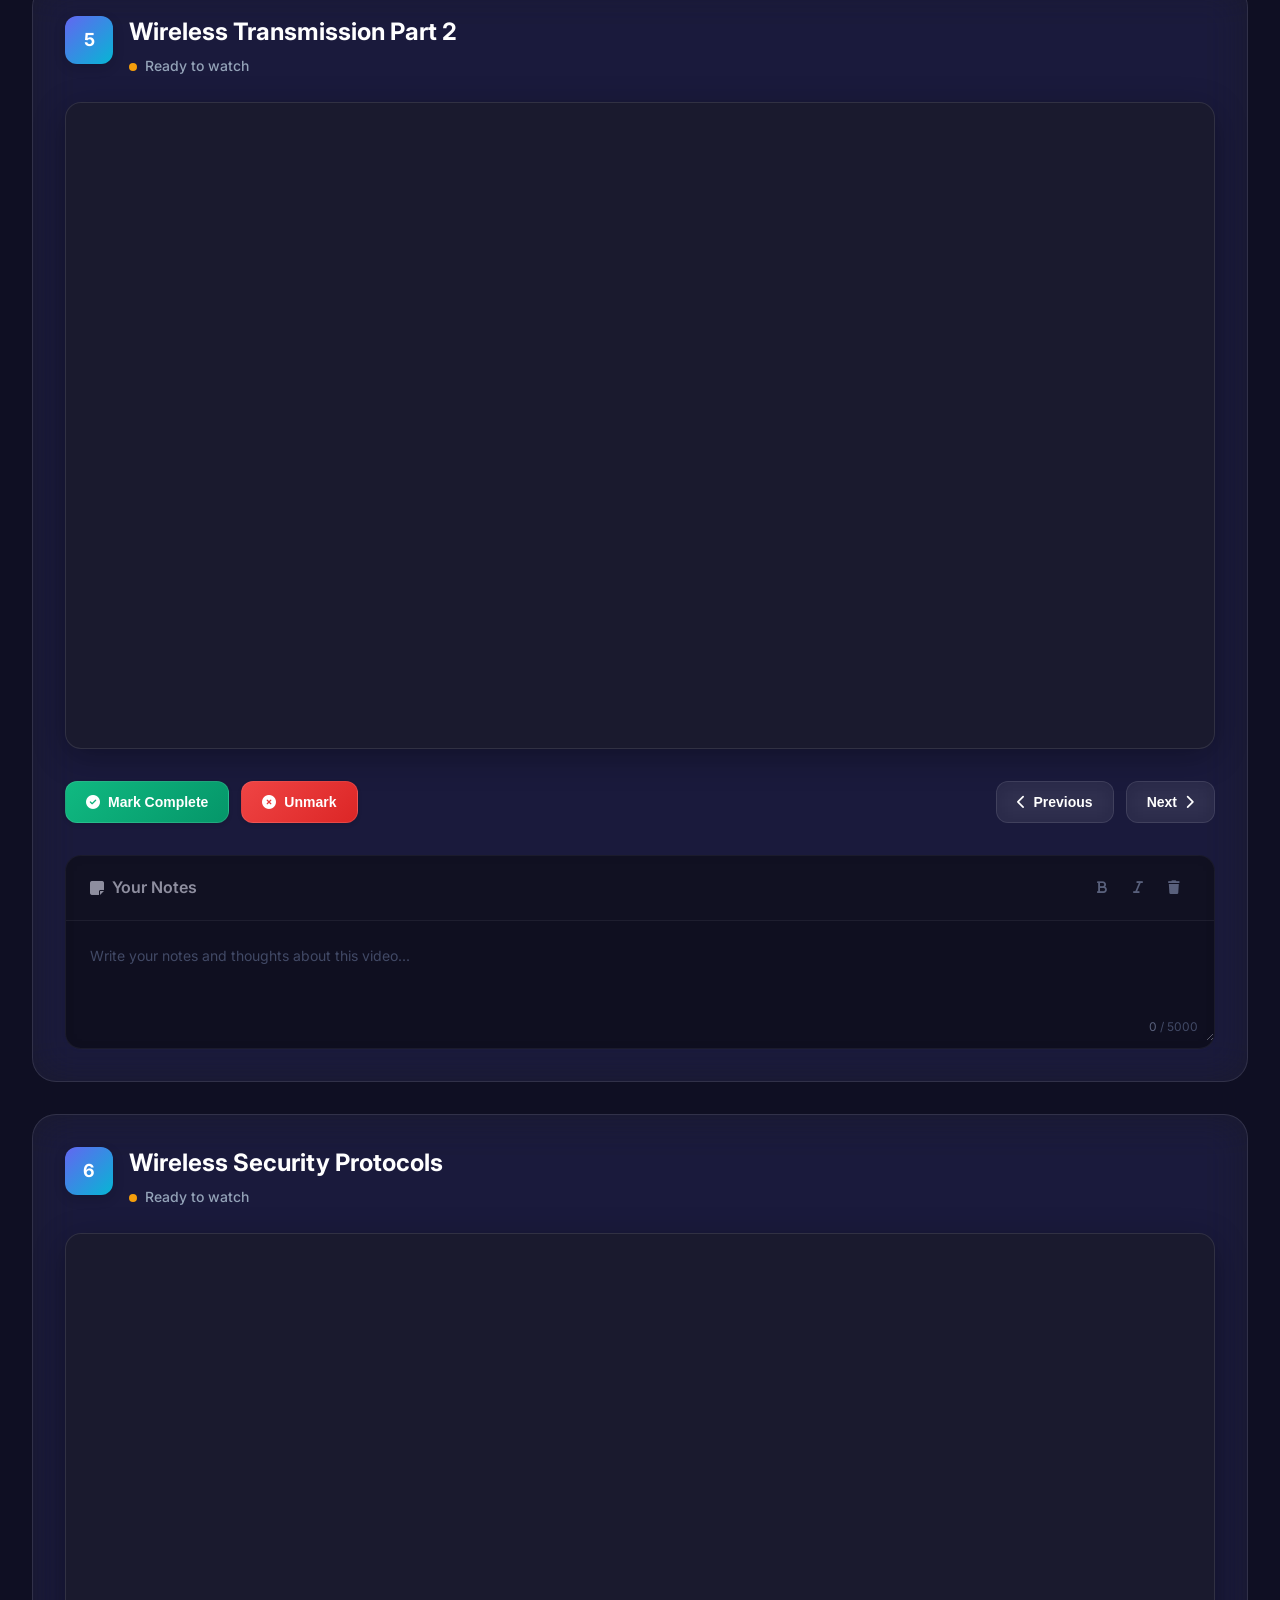
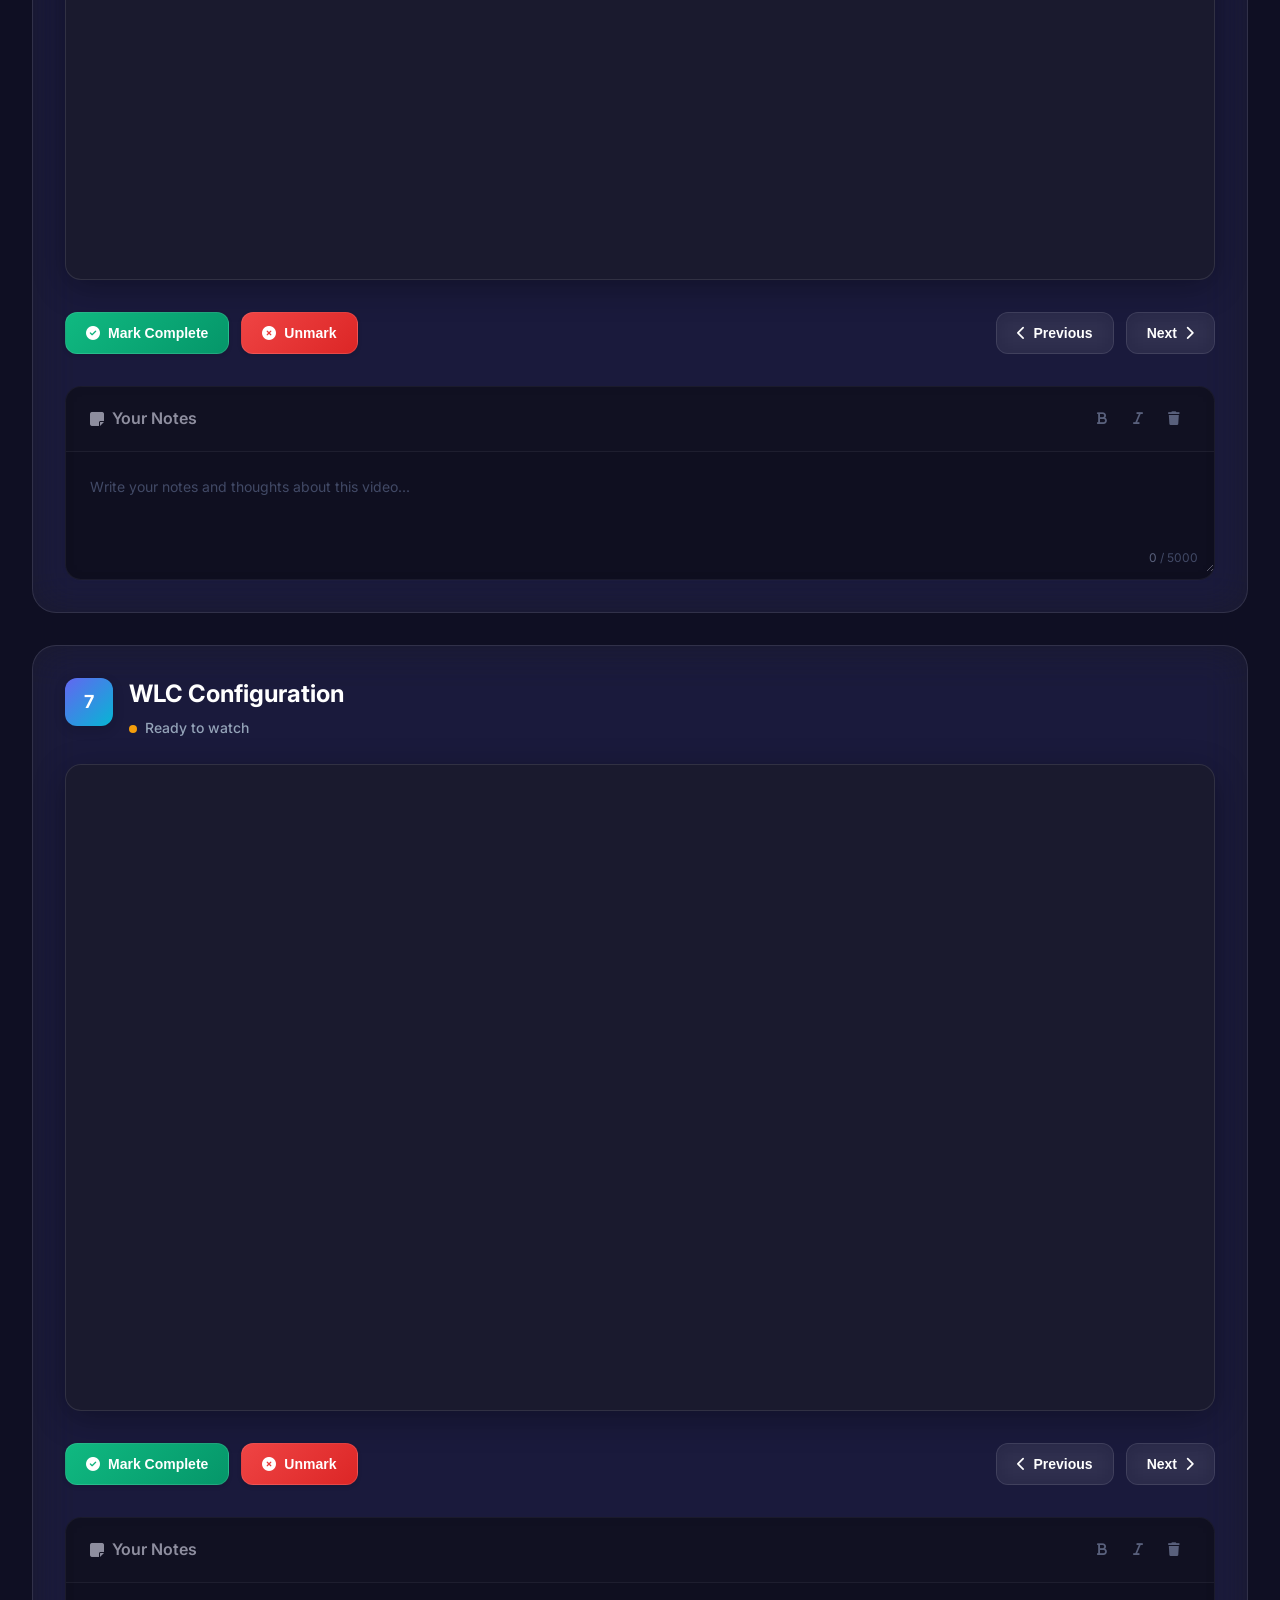
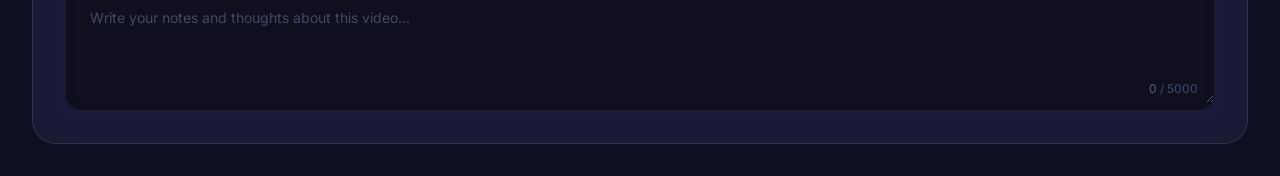
<file: s6.html>
<!DOCTYPE html>

<html lang="en">
<head>
<meta charset="utf-8"/>
<meta content="width=device-width, initial-scale=1.0" name="viewport"/>
<title>CCNA Networking  Complete Cisco CCNA 200-301 Prep Course</title>
<link href="styles.css" rel="stylesheet"/>
<link href="https://cdnjs.cloudflare.com/ajax/libs/font-awesome/6.4.0/css/all.min.css" rel="stylesheet"/>
<link href="https://fonts.googleapis.com/css2?family=Inter:wght@300;400;500;600;700&amp;display=swap" rel="stylesheet"/>
</head>
<body>
<!-- Background Elements -->
<div class="bg-gradient"></div>
<div class="floating-shapes">
<div class="shape shape-1"></div>
<div class="shape shape-2"></div>
<div class="shape shape-3"></div>
</div>
<!-- Header -->
<header class="glassmorphism-header">
<!-- Navigation -->
<nav class="modern-nav">
<div class="nav-container">
<button class="nav-scroll-btn left-scroll" id="leftScroll">
<i class="fas fa-chevron-left"></i>
</button>
<ul class="nav-carousel" id="navCarousel">
<li class="nav-item">
<a class="nav-link" href="index.html">
<div class="nav-icon">
<span class="nav-number">1</span>
</div>
<div class="nav-content">
<span class="nav-title">Bases of Networking Technologies in ccna</span>
<span class="nav-subtitle">12 videos</span>
</div>
<div class="nav-indicator"></div>
</a>
</li>
<li class="nav-item">
<a class="nav-link" href="s2.html">
<div class="nav-icon">
<span class="nav-number">2</span>
</div>
<div class="nav-content">
<span class="nav-title">IPv4 Addressing in cisco CCNA 200 301</span>
<span class="nav-subtitle">8 videos</span>
</div>
<div class="nav-indicator"></div>
</a>
</li>
<li class="nav-item">
<a class="nav-link" href="s3.html">
<div class="nav-icon">
<span class="nav-number">3</span>
</div>
<div class="nav-content">
<span class="nav-title">IPv6 Addressing in ccna</span>
<span class="nav-subtitle">3 videos</span>
</div>
<div class="nav-indicator"></div>
</a>
</li>
<li class="nav-item">
<a class="nav-link" href="s4.html">
<div class="nav-icon">
<span class="nav-number">4</span>
</div>
<div class="nav-content">
<span class="nav-title">IP Routing</span>
<span class="nav-subtitle">9 videos</span>
</div>
<div class="nav-indicator"></div>
</a>
</li>
<li class="nav-item">
<a class="nav-link" href="s5.html">
<div class="nav-icon">
<span class="nav-number">5</span>
</div>
<div class="nav-content">
<span class="nav-title">Cisco CCNA 200301 Ethernet Switching</span>
<span class="nav-subtitle">10 videos</span>
</div>
<div class="nav-indicator"></div>
</a>
</li>
<li class="nav-item active">
<a class="nav-link" href="s6.html">
<div class="nav-icon">
<span class="nav-number">6</span>
</div>
<div class="nav-content">
<span class="nav-title">CCNA 200301 Wireless Networks</span>
<span class="nav-subtitle">7 videos</span>
</div>
<div class="nav-indicator"></div>
</a>
</li>
<li class="nav-item">
<a class="nav-link" href="s7.html">
<div class="nav-icon">
<span class="nav-number">7</span>
</div>
<div class="nav-content">
<span class="nav-title">Network Services in Cisco CCNA</span>
<span class="nav-subtitle">11 videos</span>
</div>
<div class="nav-indicator"></div>
</a>
</li>
<li class="nav-item">
<a class="nav-link" href="s8.html">
<div class="nav-icon">
<span class="nav-number">8</span>
</div>
<div class="nav-content">
<span class="nav-title">Network Security</span>
<span class="nav-subtitle">14 videos</span>
</div>
<div class="nav-indicator"></div>
</a>
</li>
<li class="nav-item">
<a class="nav-link" href="s9.html">
<div class="nav-icon">
<span class="nav-number">9</span>
</div>
<div class="nav-content">
<span class="nav-title">Network Programmability</span>
<span class="nav-subtitle">4 videos</span>
</div>
<div class="nav-indicator"></div>
</a>
</li></ul>
<button class="nav-scroll-btn right-scroll" id="rightScroll">
<i class="fas fa-chevron-right"></i>
</button>
</div>
</nav>
</header>
<!-- Floating Navigation -->
<button class="floating-nav left-nav" onclick="navigate('s5.html')">
<i class="fas fa-chevron-left"></i>
</button>
<button class="floating-nav right-nav" onclick="navigate('s7.html')">
<i class="fas fa-chevron-right"></i>
</button>
<!-- Main Content -->
<main class="main-container">
<div class="content-wrapper">
<div class="header-content">
<div class="logo-section">
<div class="logo-icon">
<i class="fas fa-play-circle"></i>
</div>
<h1 class="app-title">CCNA Networking  Complete Cisco CCNA 200-301 Prep Course</h1>
</div>
<!-- Progress Indicator -->
<div class="progress-indicator">
<div class="progress-bar">
<div class="progress-fill" style="width: 66.66666666666666%"></div>
</div>
<span class="progress-text">6 of 9</span>
</div>
</div>
<!-- Video sections will be inserted here -->

<section class="video-section glassmorphism" data-video-index="0" id="section43">
<div class="section-header">
<div class="video-info">
<div class="video-badge">
<span class="badge-number">1</span>
</div>
<div class="video-meta">
<h2 class="video-title">What is Wireless LAN</h2>
<div class="video-status">
<span class="status-dot"></span>
<span class="status-text">Ready to watch</span>
</div>
</div>
</div>
</div>
<div class="video-container modern-player">
<iframe allow="autoplay; fullscreen" allowfullscreen="" class="video-iframe" loading="lazy" src="https://drive.google.com/file/d/13miv7ZBQcy7i_Vyn8C2bqV_XWpA0CqCh/preview">
</iframe>
</div>
<div class="section-actions">
<div class="action-group completion-group">
<button class="action-btn complete-btn" data-section="section43">
<div class="btn-content">
<i class="fas fa-check-circle"></i>
<span>Mark Complete</span>
</div>
</button>
<button class="action-btn unmark-btn" data-section="section43">
<div class="btn-content">
<i class="fas fa-times-circle"></i>
<span>Unmark</span>
</div>
</button>
</div>
<div class="action-group navigation-group">
<button class="action-btn nav-btn prev-btn" disabled="" onclick="navigateToSection('prev', 0)">
<div class="btn-content">
<i class="fas fa-chevron-left"></i>
<span>Previous</span>
</div>
</button>
<button class="action-btn nav-btn next-btn" onclick="navigateToSection('next', 0)">
<div class="btn-content">
<span>Next</span>
<i class="fas fa-chevron-right"></i>
</div>
</button>
</div>
</div>
<div class="notes-container">
<div class="notes-header">
<div class="notes-title">
<i class="fas fa-sticky-note"></i>
<span>Your Notes</span>
</div>
<div class="notes-tools">
<button class="tool-btn" id="bold-43" title="Bold">
<i class="fas fa-bold"></i>
</button>
<button class="tool-btn" id="italic-43" title="Italic">
<i class="fas fa-italic"></i>
</button>
<button class="tool-btn" id="clear-43" title="Clear Notes">
<i class="fas fa-trash"></i>
</button>
</div>
</div>
<div class="notes-input-container">
<textarea class="notes-input" data-video-id="43" id="notes43" placeholder="Write your notes and thoughts about this video..."></textarea>
<div class="notes-counter">
<span class="char-count">0</span>
<span class="char-limit">/ 5000</span>
</div>
</div>
</div>
</section>
<section class="video-section glassmorphism" data-video-index="1" id="section44">
<div class="section-header">
<div class="video-info">
<div class="video-badge">
<span class="badge-number">2</span>
</div>
<div class="video-meta">
<h2 class="video-title">WiFi Channels</h2>
<div class="video-status">
<span class="status-dot"></span>
<span class="status-text">Ready to watch</span>
</div>
</div>
</div>
</div>
<div class="video-container modern-player">
<iframe allow="autoplay; fullscreen" allowfullscreen="" class="video-iframe" loading="lazy" src="https://drive.google.com/file/d/13j86YlkWSHtrREIOkVHwA6Uf_4xBMnmn/preview">
</iframe>
</div>
<div class="section-actions">
<div class="action-group completion-group">
<button class="action-btn complete-btn" data-section="section44">
<div class="btn-content">
<i class="fas fa-check-circle"></i>
<span>Mark Complete</span>
</div>
</button>
<button class="action-btn unmark-btn" data-section="section44">
<div class="btn-content">
<i class="fas fa-times-circle"></i>
<span>Unmark</span>
</div>
</button>
</div>
<div class="action-group navigation-group">
<button class="action-btn nav-btn prev-btn" onclick="navigateToSection('prev', 1)">
<div class="btn-content">
<i class="fas fa-chevron-left"></i>
<span>Previous</span>
</div>
</button>
<button class="action-btn nav-btn next-btn" onclick="navigateToSection('next', 1)">
<div class="btn-content">
<span>Next</span>
<i class="fas fa-chevron-right"></i>
</div>
</button>
</div>
</div>
<div class="notes-container">
<div class="notes-header">
<div class="notes-title">
<i class="fas fa-sticky-note"></i>
<span>Your Notes</span>
</div>
<div class="notes-tools">
<button class="tool-btn" id="bold-44" title="Bold">
<i class="fas fa-bold"></i>
</button>
<button class="tool-btn" id="italic-44" title="Italic">
<i class="fas fa-italic"></i>
</button>
<button class="tool-btn" id="clear-44" title="Clear Notes">
<i class="fas fa-trash"></i>
</button>
</div>
</div>
<div class="notes-input-container">
<textarea class="notes-input" data-video-id="44" id="notes44" placeholder="Write your notes and thoughts about this video..."></textarea>
<div class="notes-counter">
<span class="char-count">0</span>
<span class="char-limit">/ 5000</span>
</div>
</div>
</div>
</section>
<section class="video-section glassmorphism" data-video-index="2" id="section45">
<div class="section-header">
<div class="video-info">
<div class="video-badge">
<span class="badge-number">3</span>
</div>
<div class="video-meta">
<h2 class="video-title">WiFi Standards</h2>
<div class="video-status">
<span class="status-dot"></span>
<span class="status-text">Ready to watch</span>
</div>
</div>
</div>
</div>
<div class="video-container modern-player">
<iframe allow="autoplay; fullscreen" allowfullscreen="" class="video-iframe" loading="lazy" src="https://drive.google.com/file/d/13dRzrcoLWJKp6L_s2UBsWIYXvKRVelYZ/preview">
</iframe>
</div>
<div class="section-actions">
<div class="action-group completion-group">
<button class="action-btn complete-btn" data-section="section45">
<div class="btn-content">
<i class="fas fa-check-circle"></i>
<span>Mark Complete</span>
</div>
</button>
<button class="action-btn unmark-btn" data-section="section45">
<div class="btn-content">
<i class="fas fa-times-circle"></i>
<span>Unmark</span>
</div>
</button>
</div>
<div class="action-group navigation-group">
<button class="action-btn nav-btn prev-btn" onclick="navigateToSection('prev', 2)">
<div class="btn-content">
<i class="fas fa-chevron-left"></i>
<span>Previous</span>
</div>
</button>
<button class="action-btn nav-btn next-btn" onclick="navigateToSection('next', 2)">
<div class="btn-content">
<span>Next</span>
<i class="fas fa-chevron-right"></i>
</div>
</button>
</div>
</div>
<div class="notes-container">
<div class="notes-header">
<div class="notes-title">
<i class="fas fa-sticky-note"></i>
<span>Your Notes</span>
</div>
<div class="notes-tools">
<button class="tool-btn" id="bold-45" title="Bold">
<i class="fas fa-bold"></i>
</button>
<button class="tool-btn" id="italic-45" title="Italic">
<i class="fas fa-italic"></i>
</button>
<button class="tool-btn" id="clear-45" title="Clear Notes">
<i class="fas fa-trash"></i>
</button>
</div>
</div>
<div class="notes-input-container">
<textarea class="notes-input" data-video-id="45" id="notes45" placeholder="Write your notes and thoughts about this video..."></textarea>
<div class="notes-counter">
<span class="char-count">0</span>
<span class="char-limit">/ 5000</span>
</div>
</div>
</div>
</section>
<section class="video-section glassmorphism" data-video-index="3" id="section46">
<div class="section-header">
<div class="video-info">
<div class="video-badge">
<span class="badge-number">4</span>
</div>
<div class="video-meta">
<h2 class="video-title">Wireless Transmission Part 1</h2>
<div class="video-status">
<span class="status-dot"></span>
<span class="status-text">Ready to watch</span>
</div>
</div>
</div>
</div>
<div class="video-container modern-player">
<iframe allow="autoplay; fullscreen" allowfullscreen="" class="video-iframe" loading="lazy" src="https://drive.google.com/file/d/13c3OP3AWfmyePFP5gn3WjyCdFkM7ZL-G/preview">
</iframe>
</div>
<div class="section-actions">
<div class="action-group completion-group">
<button class="action-btn complete-btn" data-section="section46">
<div class="btn-content">
<i class="fas fa-check-circle"></i>
<span>Mark Complete</span>
</div>
</button>
<button class="action-btn unmark-btn" data-section="section46">
<div class="btn-content">
<i class="fas fa-times-circle"></i>
<span>Unmark</span>
</div>
</button>
</div>
<div class="action-group navigation-group">
<button class="action-btn nav-btn prev-btn" onclick="navigateToSection('prev', 3)">
<div class="btn-content">
<i class="fas fa-chevron-left"></i>
<span>Previous</span>
</div>
</button>
<button class="action-btn nav-btn next-btn" onclick="navigateToSection('next', 3)">
<div class="btn-content">
<span>Next</span>
<i class="fas fa-chevron-right"></i>
</div>
</button>
</div>
</div>
<div class="notes-container">
<div class="notes-header">
<div class="notes-title">
<i class="fas fa-sticky-note"></i>
<span>Your Notes</span>
</div>
<div class="notes-tools">
<button class="tool-btn" id="bold-46" title="Bold">
<i class="fas fa-bold"></i>
</button>
<button class="tool-btn" id="italic-46" title="Italic">
<i class="fas fa-italic"></i>
</button>
<button class="tool-btn" id="clear-46" title="Clear Notes">
<i class="fas fa-trash"></i>
</button>
</div>
</div>
<div class="notes-input-container">
<textarea class="notes-input" data-video-id="46" id="notes46" placeholder="Write your notes and thoughts about this video..."></textarea>
<div class="notes-counter">
<span class="char-count">0</span>
<span class="char-limit">/ 5000</span>
</div>
</div>
</div>
</section>
<section class="video-section glassmorphism" data-video-index="4" id="section47">
<div class="section-header">
<div class="video-info">
<div class="video-badge">
<span class="badge-number">5</span>
</div>
<div class="video-meta">
<h2 class="video-title">Wireless Transmission Part 2</h2>
<div class="video-status">
<span class="status-dot"></span>
<span class="status-text">Ready to watch</span>
</div>
</div>
</div>
</div>
<div class="video-container modern-player">
<iframe allow="autoplay; fullscreen" allowfullscreen="" class="video-iframe" loading="lazy" src="https://drive.google.com/file/d/13dcW1CNhOYcTxS4SDTDRThFLaoN9Pc5S/preview">
</iframe>
</div>
<div class="section-actions">
<div class="action-group completion-group">
<button class="action-btn complete-btn" data-section="section47">
<div class="btn-content">
<i class="fas fa-check-circle"></i>
<span>Mark Complete</span>
</div>
</button>
<button class="action-btn unmark-btn" data-section="section47">
<div class="btn-content">
<i class="fas fa-times-circle"></i>
<span>Unmark</span>
</div>
</button>
</div>
<div class="action-group navigation-group">
<button class="action-btn nav-btn prev-btn" onclick="navigateToSection('prev', 4)">
<div class="btn-content">
<i class="fas fa-chevron-left"></i>
<span>Previous</span>
</div>
</button>
<button class="action-btn nav-btn next-btn" onclick="navigateToSection('next', 4)">
<div class="btn-content">
<span>Next</span>
<i class="fas fa-chevron-right"></i>
</div>
</button>
</div>
</div>
<div class="notes-container">
<div class="notes-header">
<div class="notes-title">
<i class="fas fa-sticky-note"></i>
<span>Your Notes</span>
</div>
<div class="notes-tools">
<button class="tool-btn" id="bold-47" title="Bold">
<i class="fas fa-bold"></i>
</button>
<button class="tool-btn" id="italic-47" title="Italic">
<i class="fas fa-italic"></i>
</button>
<button class="tool-btn" id="clear-47" title="Clear Notes">
<i class="fas fa-trash"></i>
</button>
</div>
</div>
<div class="notes-input-container">
<textarea class="notes-input" data-video-id="47" id="notes47" placeholder="Write your notes and thoughts about this video..."></textarea>
<div class="notes-counter">
<span class="char-count">0</span>
<span class="char-limit">/ 5000</span>
</div>
</div>
</div>
</section>
<section class="video-section glassmorphism" data-video-index="5" id="section48">
<div class="section-header">
<div class="video-info">
<div class="video-badge">
<span class="badge-number">6</span>
</div>
<div class="video-meta">
<h2 class="video-title">Wireless Security Protocols</h2>
<div class="video-status">
<span class="status-dot"></span>
<span class="status-text">Ready to watch</span>
</div>
</div>
</div>
</div>
<div class="video-container modern-player">
<iframe allow="autoplay; fullscreen" allowfullscreen="" class="video-iframe" loading="lazy" src="https://drive.google.com/file/d/13oPFLtrPh5DU_XQlfiUNHI44r5ETzqML/preview">
</iframe>
</div>
<div class="section-actions">
<div class="action-group completion-group">
<button class="action-btn complete-btn" data-section="section48">
<div class="btn-content">
<i class="fas fa-check-circle"></i>
<span>Mark Complete</span>
</div>
</button>
<button class="action-btn unmark-btn" data-section="section48">
<div class="btn-content">
<i class="fas fa-times-circle"></i>
<span>Unmark</span>
</div>
</button>
</div>
<div class="action-group navigation-group">
<button class="action-btn nav-btn prev-btn" onclick="navigateToSection('prev', 5)">
<div class="btn-content">
<i class="fas fa-chevron-left"></i>
<span>Previous</span>
</div>
</button>
<button class="action-btn nav-btn next-btn" onclick="navigateToSection('next', 5)">
<div class="btn-content">
<span>Next</span>
<i class="fas fa-chevron-right"></i>
</div>
</button>
</div>
</div>
<div class="notes-container">
<div class="notes-header">
<div class="notes-title">
<i class="fas fa-sticky-note"></i>
<span>Your Notes</span>
</div>
<div class="notes-tools">
<button class="tool-btn" id="bold-48" title="Bold">
<i class="fas fa-bold"></i>
</button>
<button class="tool-btn" id="italic-48" title="Italic">
<i class="fas fa-italic"></i>
</button>
<button class="tool-btn" id="clear-48" title="Clear Notes">
<i class="fas fa-trash"></i>
</button>
</div>
</div>
<div class="notes-input-container">
<textarea class="notes-input" data-video-id="48" id="notes48" placeholder="Write your notes and thoughts about this video..."></textarea>
<div class="notes-counter">
<span class="char-count">0</span>
<span class="char-limit">/ 5000</span>
</div>
</div>
</div>
</section>
<section class="video-section glassmorphism" data-video-index="6" id="section49">
<div class="section-header">
<div class="video-info">
<div class="video-badge">
<span class="badge-number">7</span>
</div>
<div class="video-meta">
<h2 class="video-title">WLC Configuration</h2>
<div class="video-status">
<span class="status-dot"></span>
<span class="status-text">Ready to watch</span>
</div>
</div>
</div>
</div>
<div class="video-container modern-player">
<iframe allow="autoplay; fullscreen" allowfullscreen="" class="video-iframe" loading="lazy" src="https://drive.google.com/file/d/13qj1F17mGPQuQNUBhbiH9DXBtk6ArpvM/preview">
</iframe>
</div>
<div class="section-actions">
<div class="action-group completion-group">
<button class="action-btn complete-btn" data-section="section49">
<div class="btn-content">
<i class="fas fa-check-circle"></i>
<span>Mark Complete</span>
</div>
</button>
<button class="action-btn unmark-btn" data-section="section49">
<div class="btn-content">
<i class="fas fa-times-circle"></i>
<span>Unmark</span>
</div>
</button>
</div>
<div class="action-group navigation-group">
<button class="action-btn nav-btn prev-btn" onclick="navigateToSection('prev', 6)">
<div class="btn-content">
<i class="fas fa-chevron-left"></i>
<span>Previous</span>
</div>
</button>
<button class="action-btn nav-btn next-btn" onclick="navigateToSection('next', 6)">
<div class="btn-content">
<span>Next</span>
<i class="fas fa-chevron-right"></i>
</div>
</button>
</div>
</div>
<div class="notes-container">
<div class="notes-header">
<div class="notes-title">
<i class="fas fa-sticky-note"></i>
<span>Your Notes</span>
</div>
<div class="notes-tools">
<button class="tool-btn" id="bold-49" title="Bold">
<i class="fas fa-bold"></i>
</button>
<button class="tool-btn" id="italic-49" title="Italic">
<i class="fas fa-italic"></i>
</button>
<button class="tool-btn" id="clear-49" title="Clear Notes">
<i class="fas fa-trash"></i>
</button>
</div>
</div>
<div class="notes-input-container">
<textarea class="notes-input" data-video-id="49" id="notes49" placeholder="Write your notes and thoughts about this video..."></textarea>
<div class="notes-counter">
<span class="char-count">0</span>
<span class="char-limit">/ 5000</span>
</div>
</div>
</div>
</section>
</div>
</main>
<!-- Floating Action Buttons -->
<div class="fab-container">
<div class="fab-menu">
<button class="fab main-fab" id="mainFab">
<i class="fas fa-plus"></i>
</button>
<div class="fab-options">
<button class="fab option-fab" id="exportButton" title="Export Progress">
<i class="fas fa-download"></i>
</button>
<button class="fab option-fab" id="importDataButton" title="Import Progress">
<i class="fas fa-upload"></i>
</button>
<button class="fab option-fab home-fab" onclick="window.location.href='https://brahimsaa.github.io/all';" title="Home">
<i class="fas fa-home"></i>
</button>
</div>
</div>
</div>
<!-- Hidden File Input -->
<input accept=".json" id="importButton" style="display: none;" type="file"/>
<!-- Loading Overlay -->
<div class="loading-overlay" id="loadingOverlay">
<div class="loading-spinner">
<div class="spinner"></div>
<p>Loading content...</p>
</div>
</div>
<script src="script.js"></script>
</body>
</html>
</file>
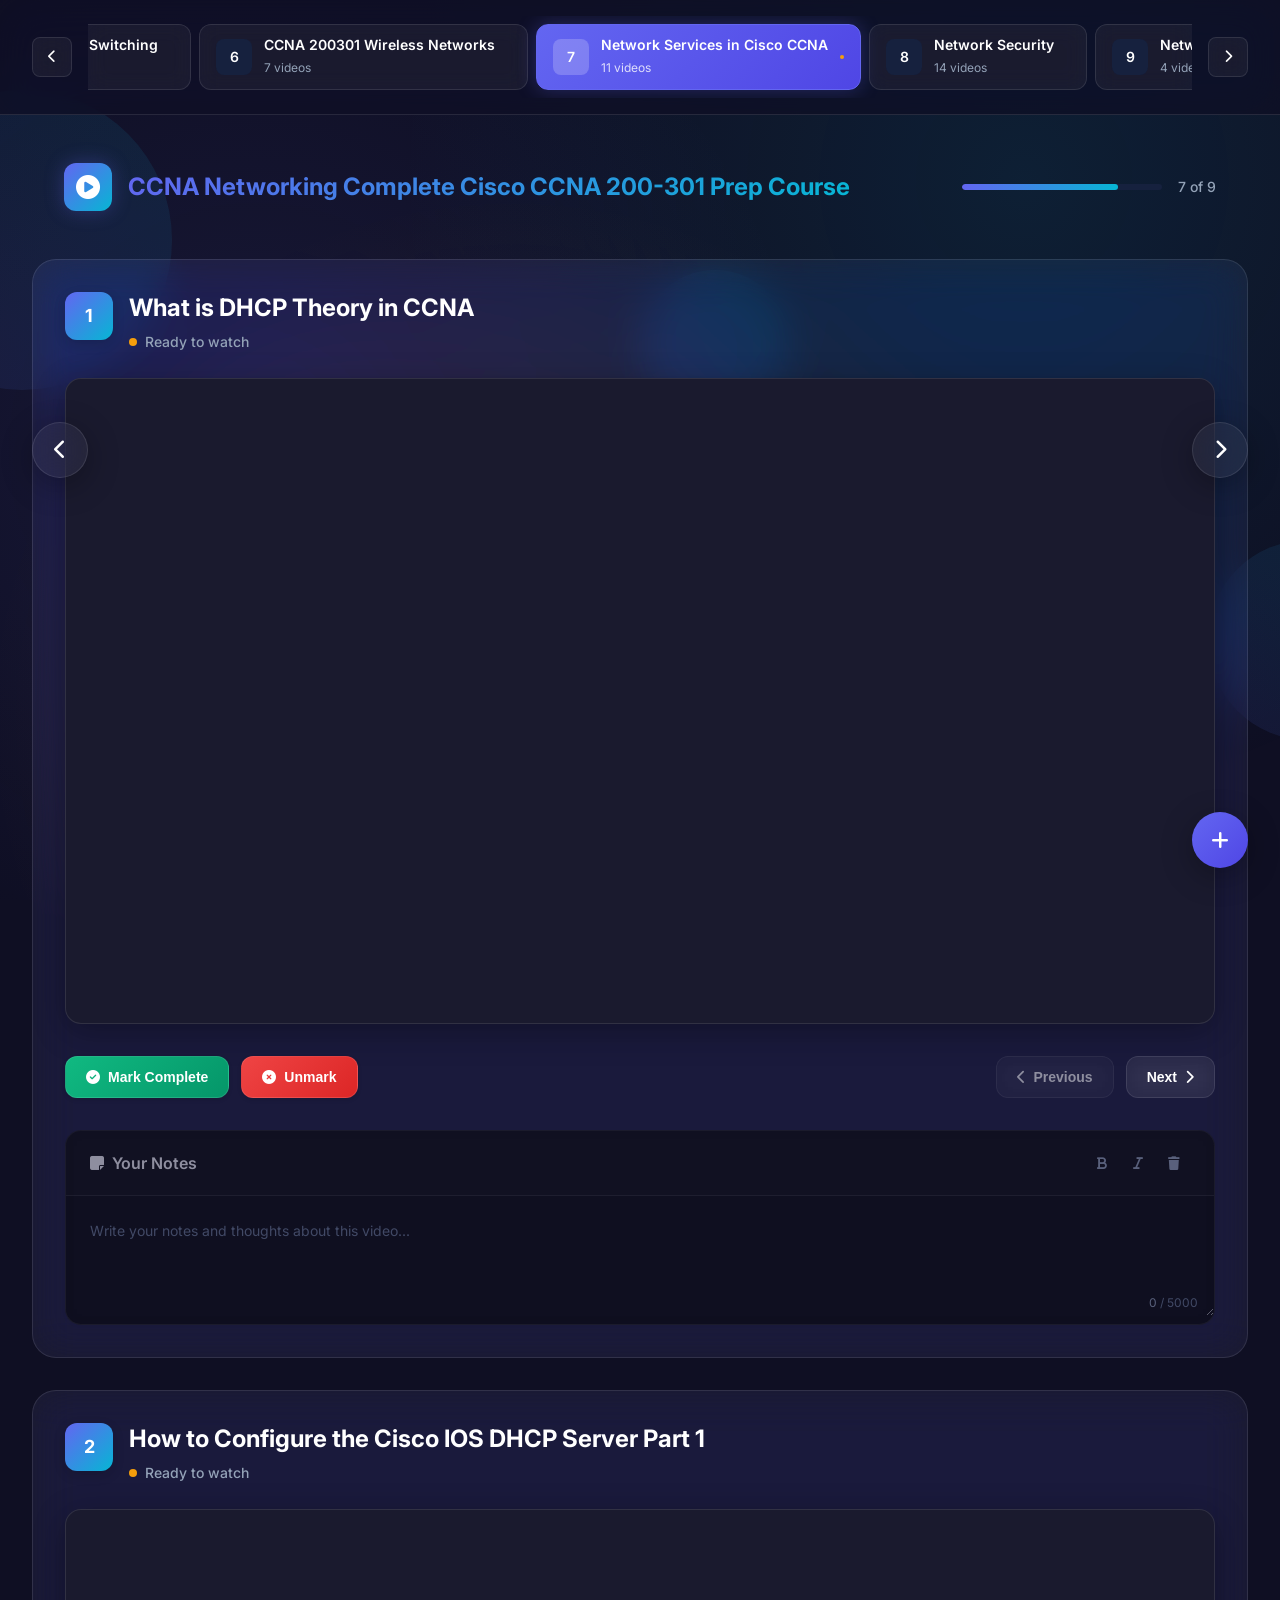
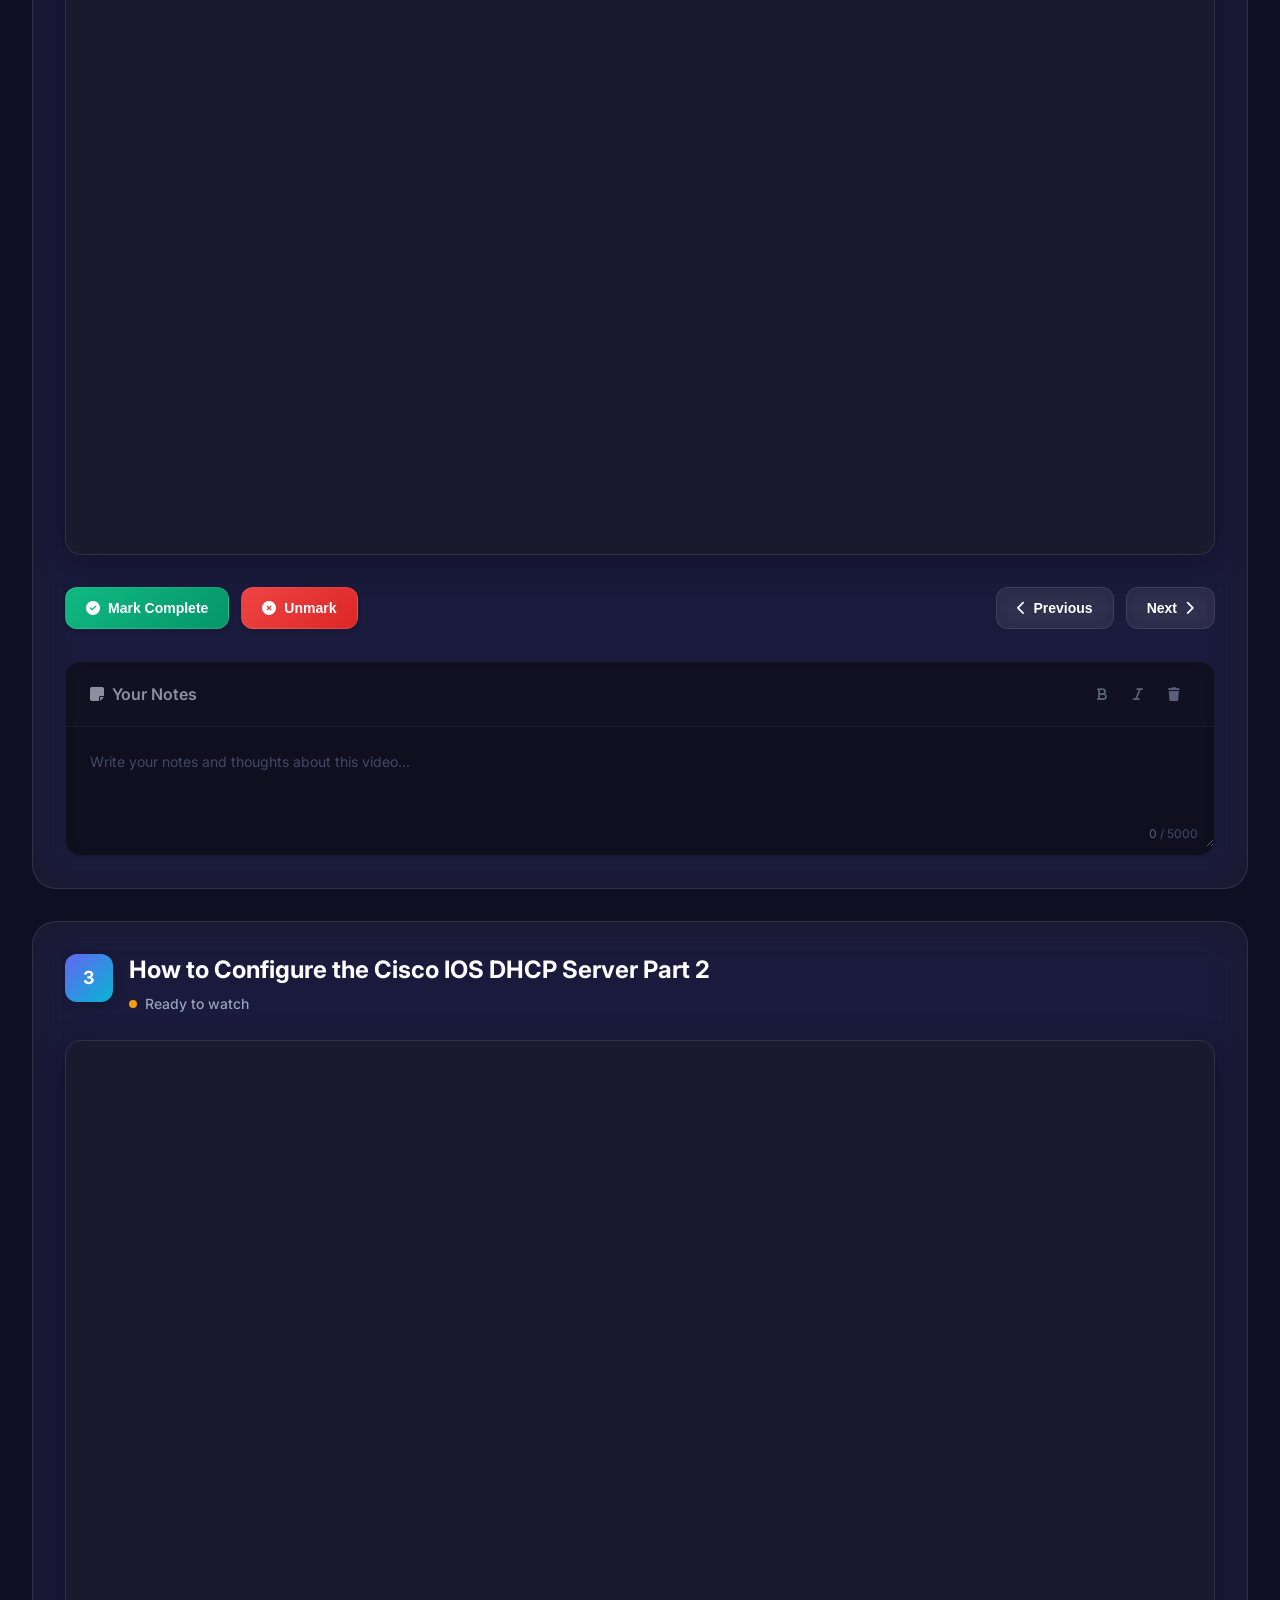
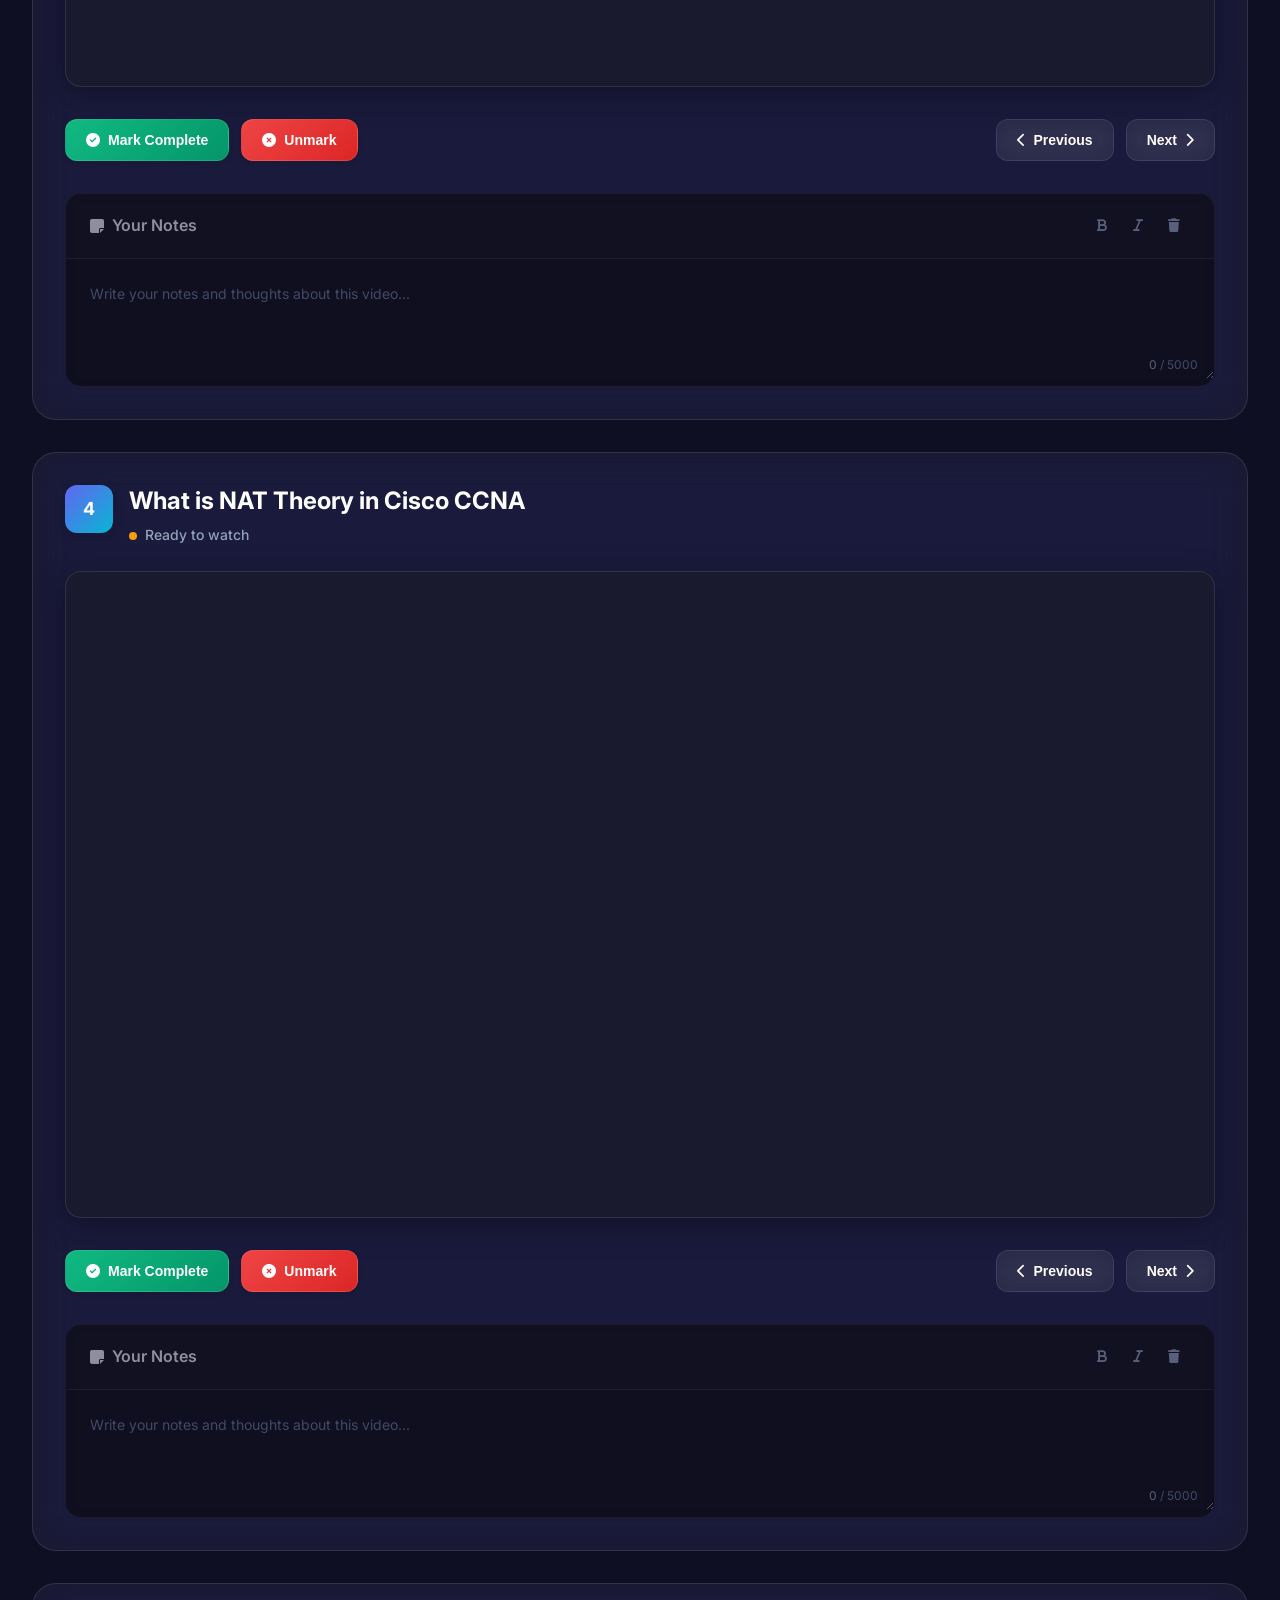
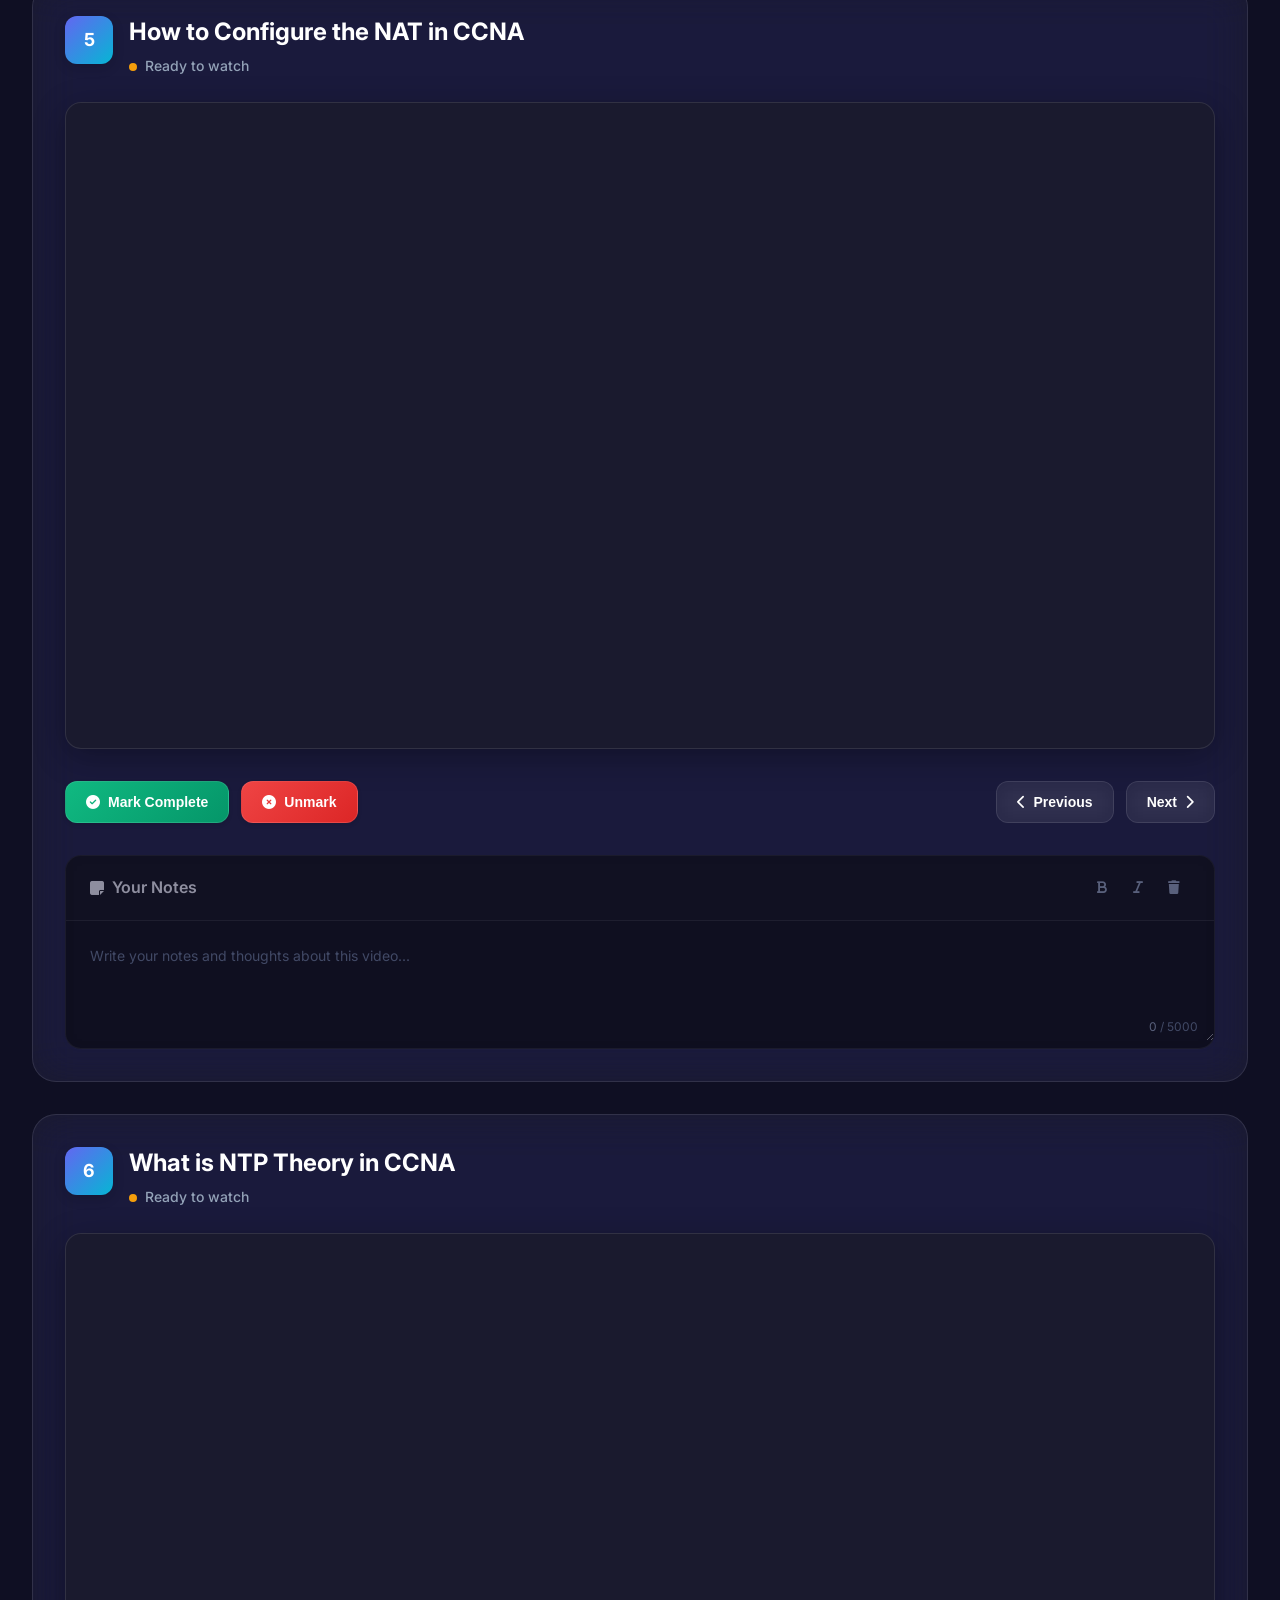
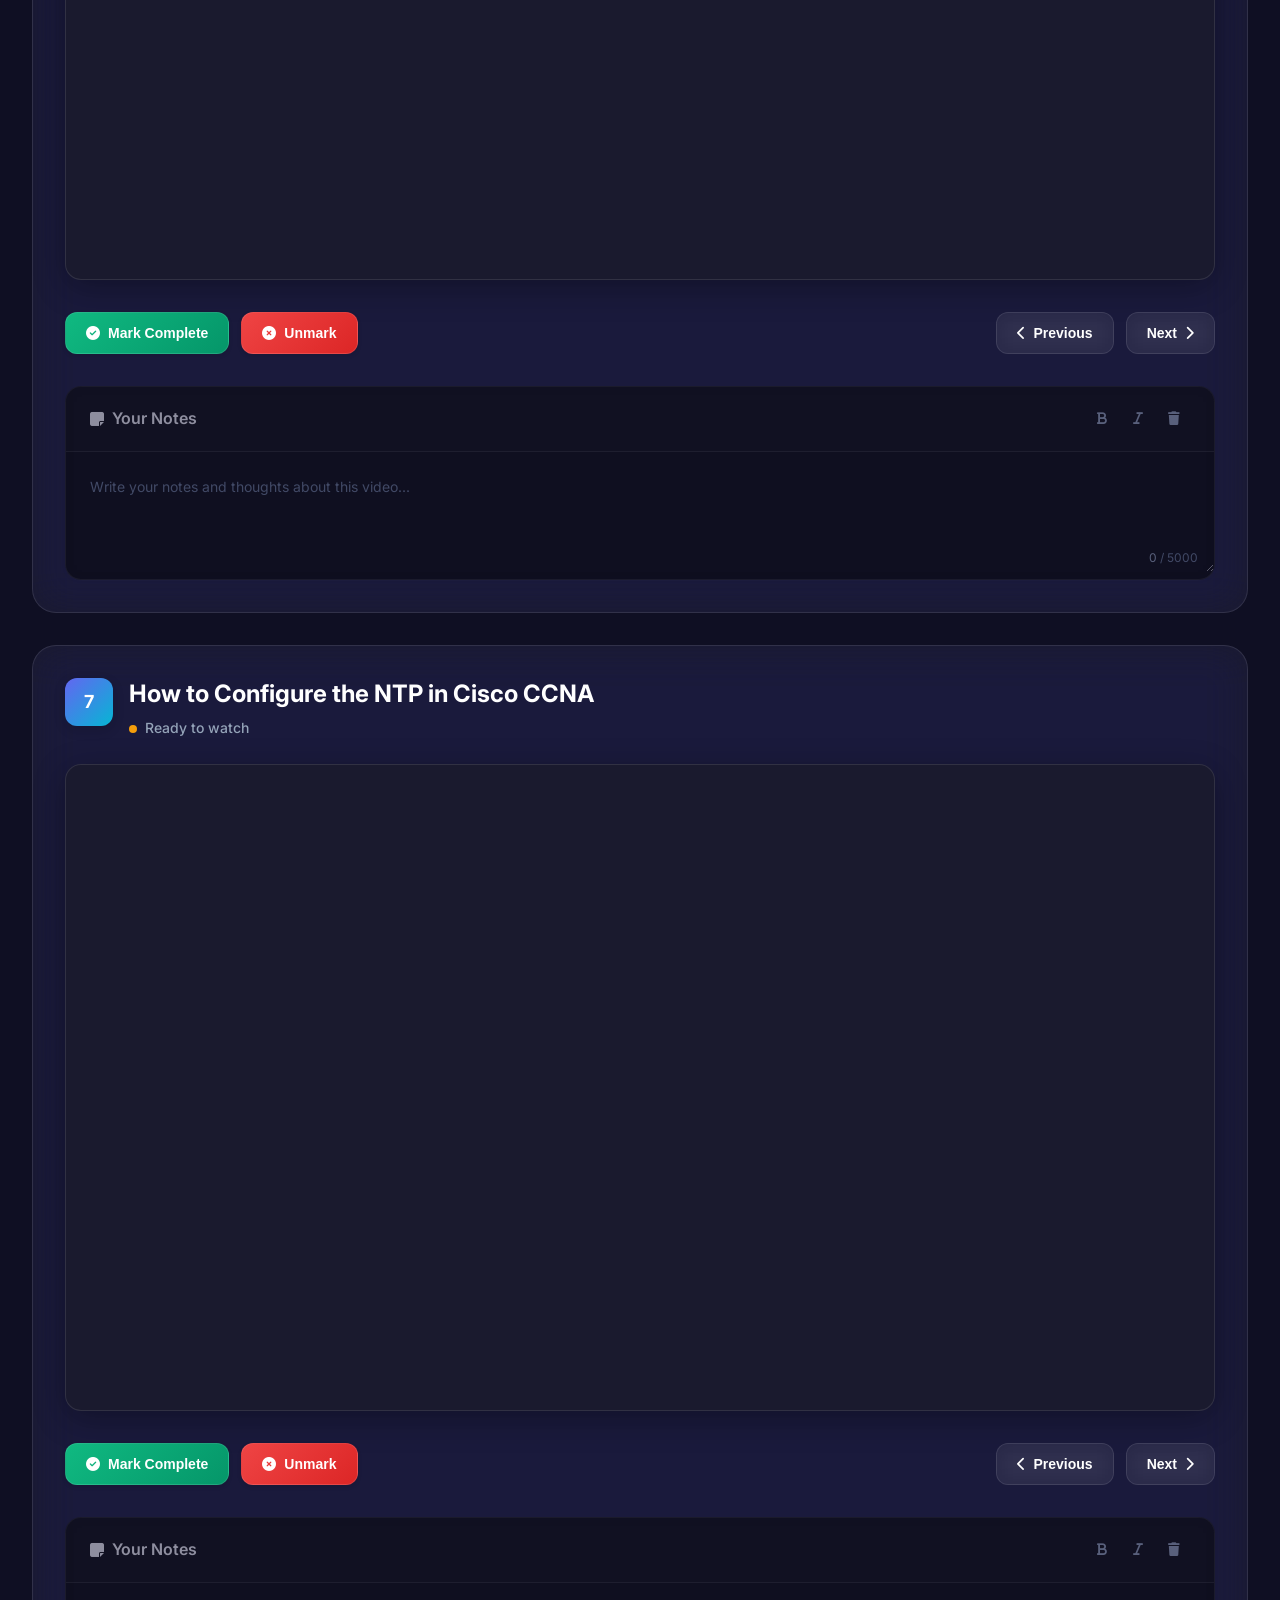
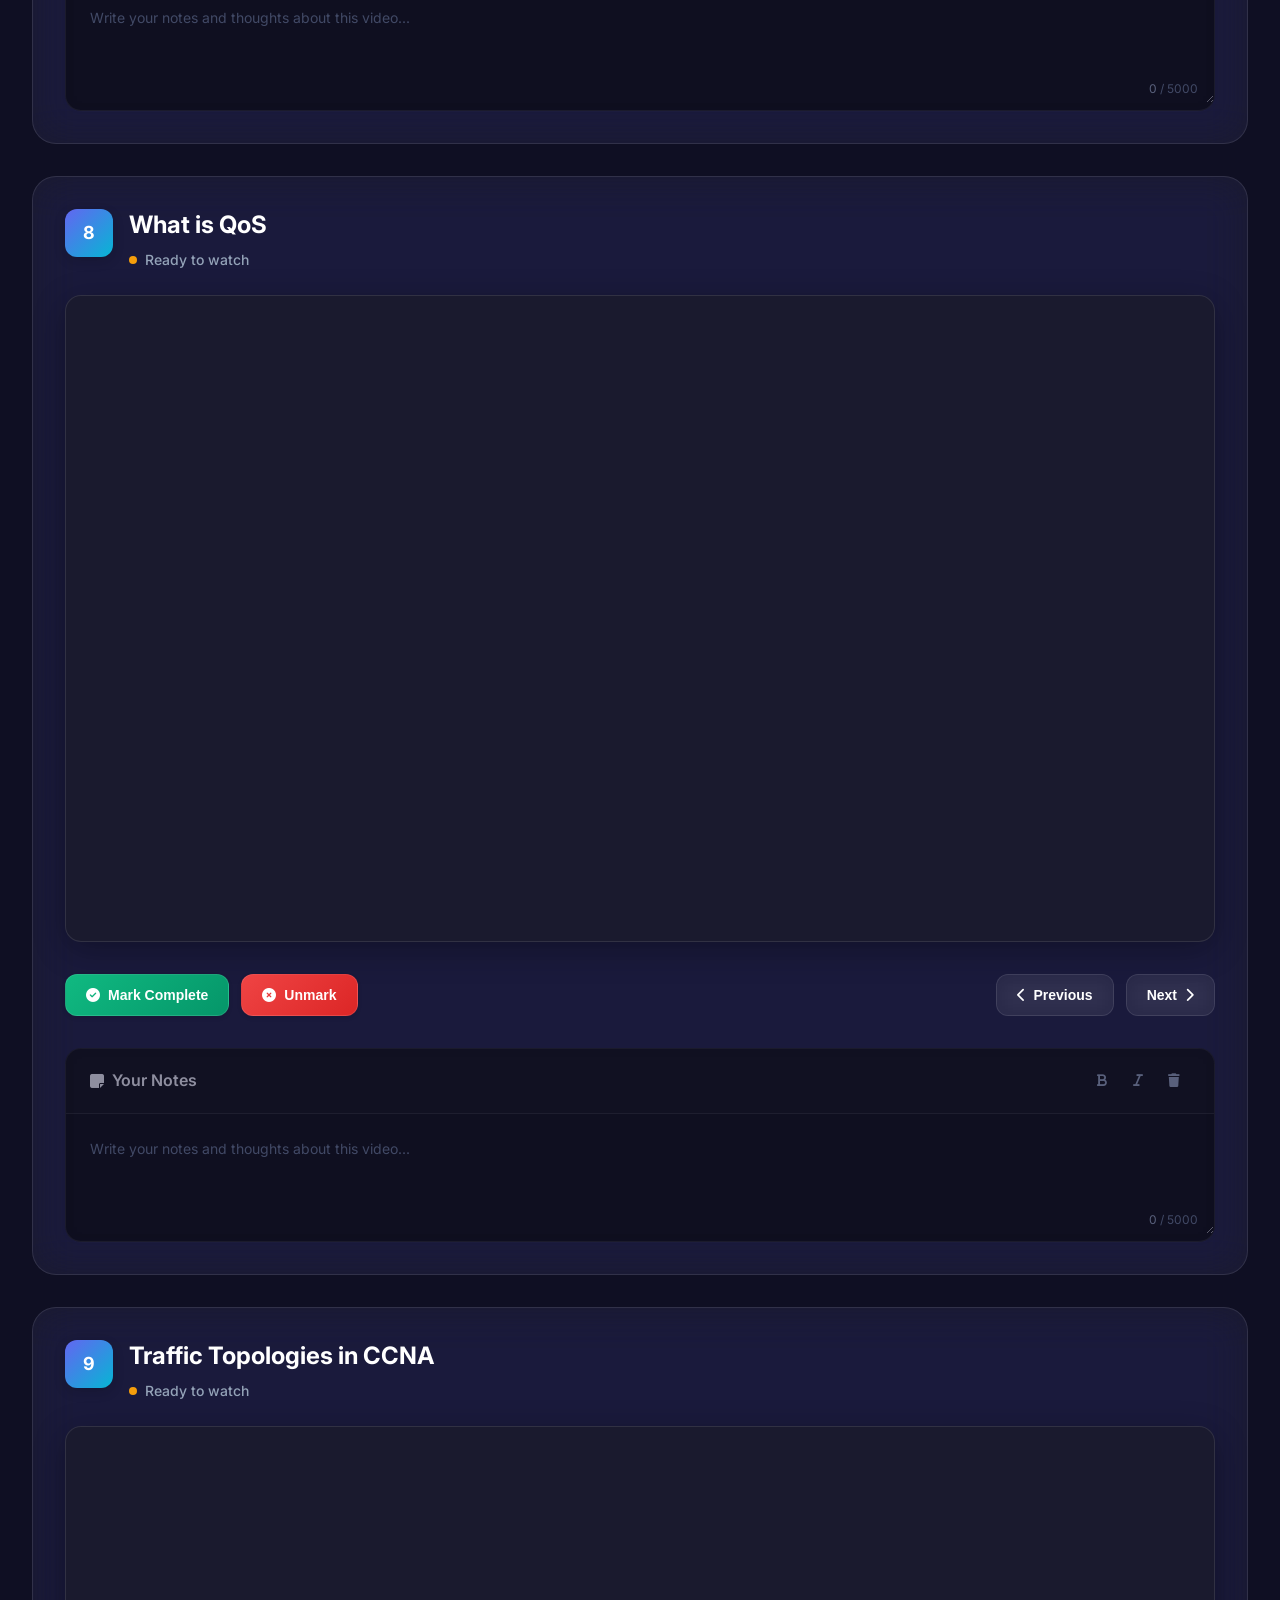
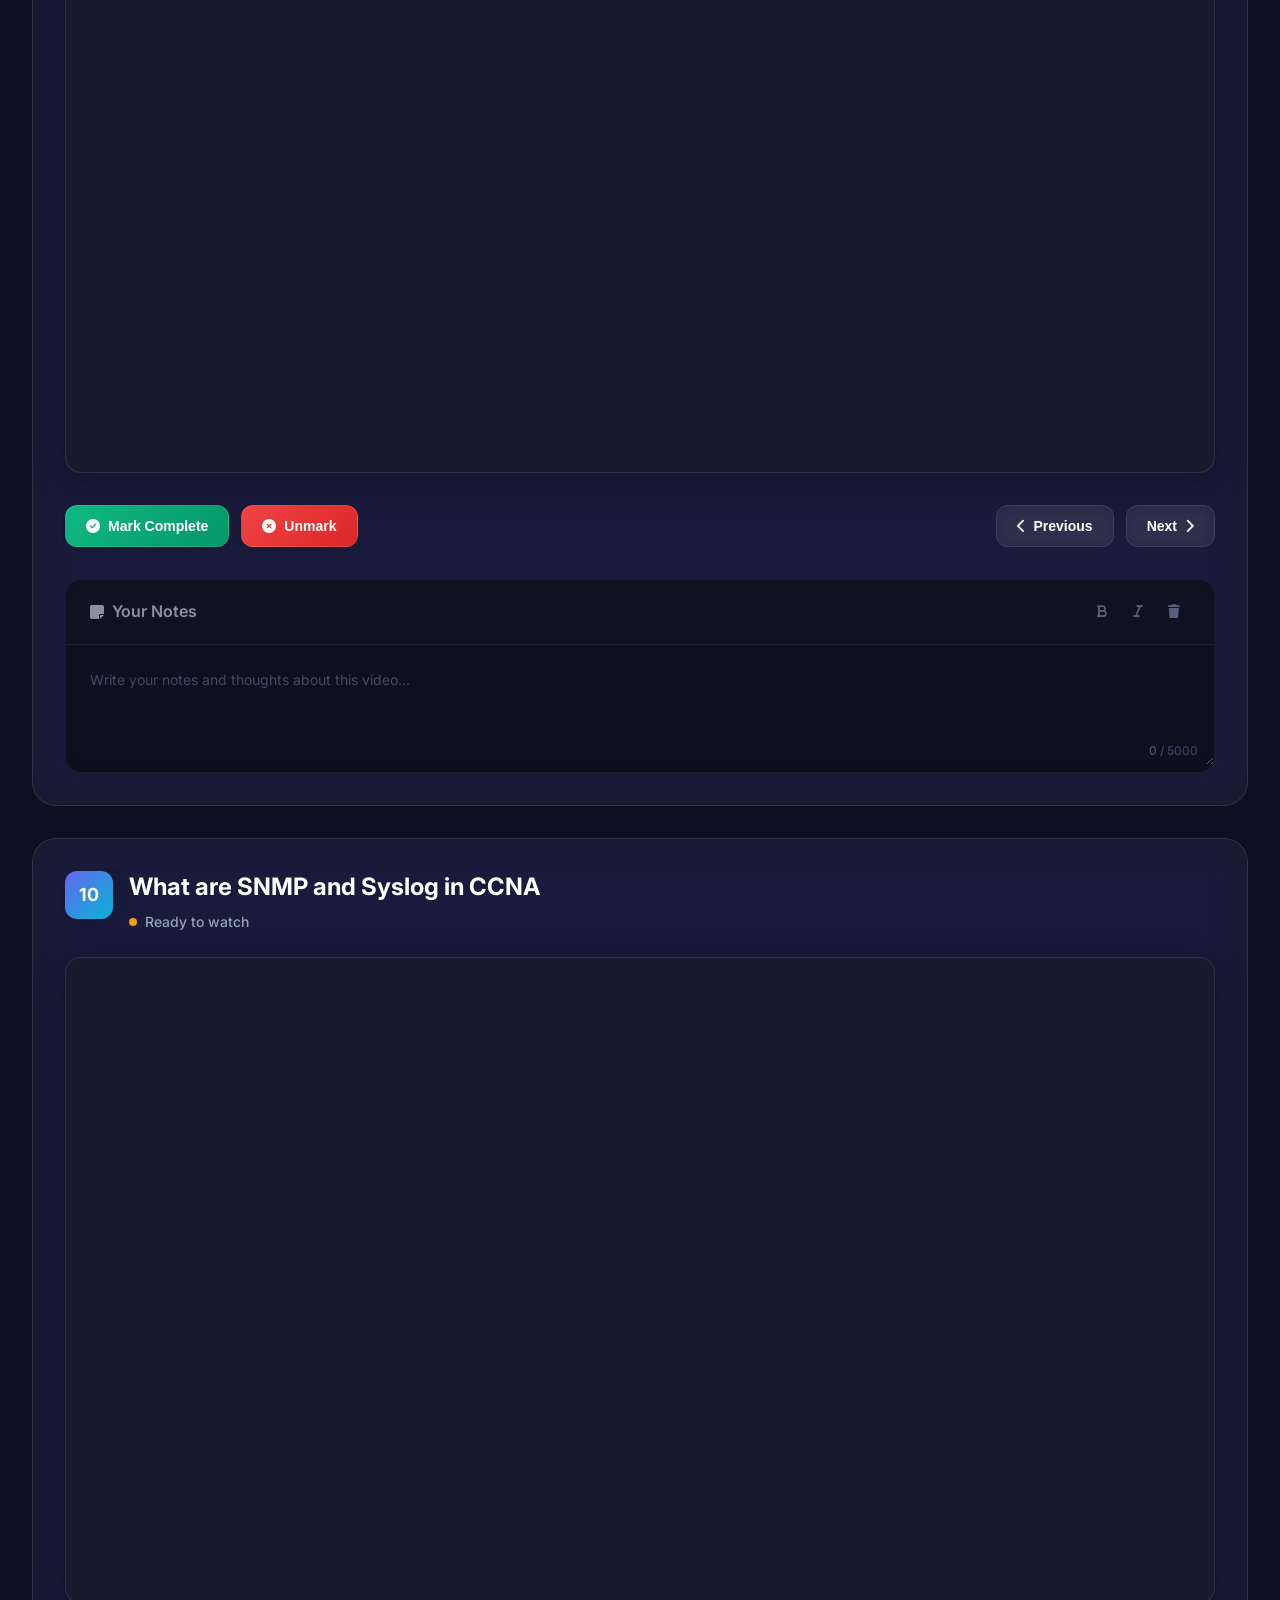
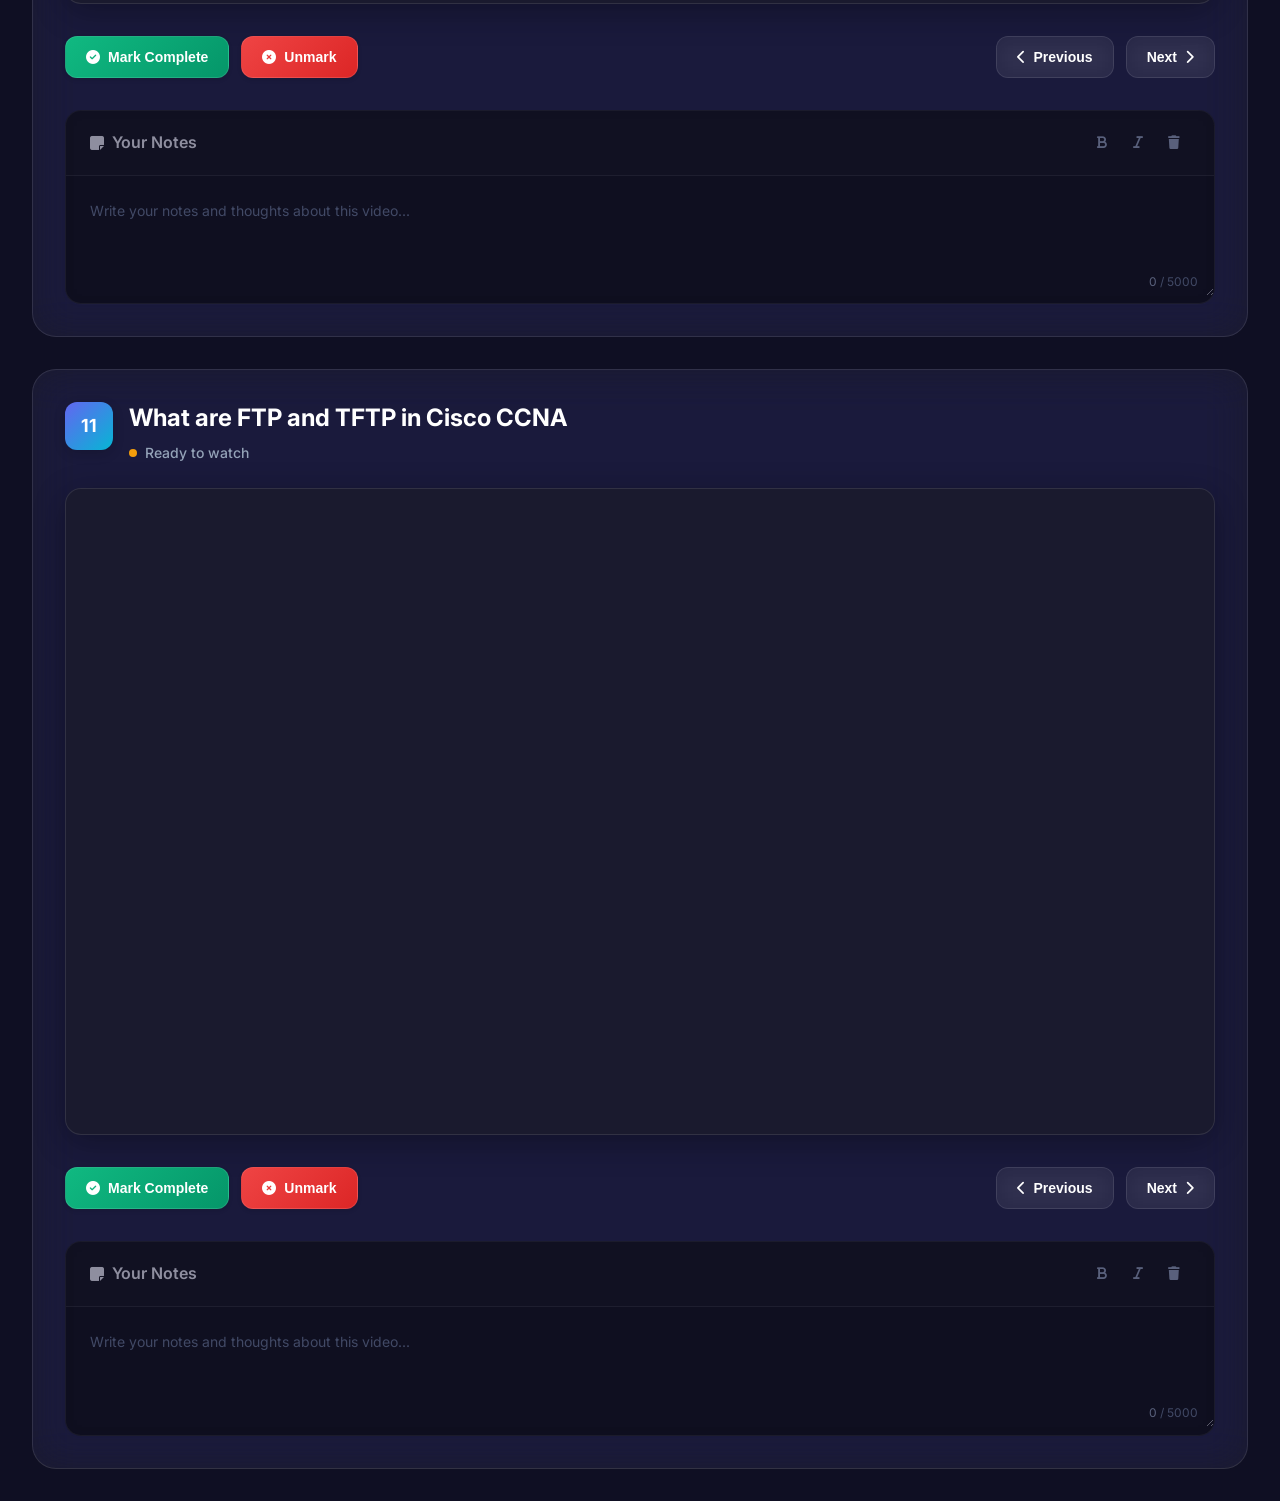
<file: s7.html>
<!DOCTYPE html>

<html lang="en">
<head>
<meta charset="utf-8"/>
<meta content="width=device-width, initial-scale=1.0" name="viewport"/>
<title>CCNA Networking  Complete Cisco CCNA 200-301 Prep Course</title>
<link href="styles.css" rel="stylesheet"/>
<link href="https://cdnjs.cloudflare.com/ajax/libs/font-awesome/6.4.0/css/all.min.css" rel="stylesheet"/>
<link href="https://fonts.googleapis.com/css2?family=Inter:wght@300;400;500;600;700&amp;display=swap" rel="stylesheet"/>
</head>
<body>
<!-- Background Elements -->
<div class="bg-gradient"></div>
<div class="floating-shapes">
<div class="shape shape-1"></div>
<div class="shape shape-2"></div>
<div class="shape shape-3"></div>
</div>
<!-- Header -->
<header class="glassmorphism-header">
<!-- Navigation -->
<nav class="modern-nav">
<div class="nav-container">
<button class="nav-scroll-btn left-scroll" id="leftScroll">
<i class="fas fa-chevron-left"></i>
</button>
<ul class="nav-carousel" id="navCarousel">
<li class="nav-item">
<a class="nav-link" href="index.html">
<div class="nav-icon">
<span class="nav-number">1</span>
</div>
<div class="nav-content">
<span class="nav-title">Bases of Networking Technologies in ccna</span>
<span class="nav-subtitle">12 videos</span>
</div>
<div class="nav-indicator"></div>
</a>
</li>
<li class="nav-item">
<a class="nav-link" href="s2.html">
<div class="nav-icon">
<span class="nav-number">2</span>
</div>
<div class="nav-content">
<span class="nav-title">IPv4 Addressing in cisco CCNA 200 301</span>
<span class="nav-subtitle">8 videos</span>
</div>
<div class="nav-indicator"></div>
</a>
</li>
<li class="nav-item">
<a class="nav-link" href="s3.html">
<div class="nav-icon">
<span class="nav-number">3</span>
</div>
<div class="nav-content">
<span class="nav-title">IPv6 Addressing in ccna</span>
<span class="nav-subtitle">3 videos</span>
</div>
<div class="nav-indicator"></div>
</a>
</li>
<li class="nav-item">
<a class="nav-link" href="s4.html">
<div class="nav-icon">
<span class="nav-number">4</span>
</div>
<div class="nav-content">
<span class="nav-title">IP Routing</span>
<span class="nav-subtitle">9 videos</span>
</div>
<div class="nav-indicator"></div>
</a>
</li>
<li class="nav-item">
<a class="nav-link" href="s5.html">
<div class="nav-icon">
<span class="nav-number">5</span>
</div>
<div class="nav-content">
<span class="nav-title">Cisco CCNA 200301 Ethernet Switching</span>
<span class="nav-subtitle">10 videos</span>
</div>
<div class="nav-indicator"></div>
</a>
</li>
<li class="nav-item">
<a class="nav-link" href="s6.html">
<div class="nav-icon">
<span class="nav-number">6</span>
</div>
<div class="nav-content">
<span class="nav-title">CCNA 200301 Wireless Networks</span>
<span class="nav-subtitle">7 videos</span>
</div>
<div class="nav-indicator"></div>
</a>
</li>
<li class="nav-item active">
<a class="nav-link" href="s7.html">
<div class="nav-icon">
<span class="nav-number">7</span>
</div>
<div class="nav-content">
<span class="nav-title">Network Services in Cisco CCNA</span>
<span class="nav-subtitle">11 videos</span>
</div>
<div class="nav-indicator"></div>
</a>
</li>
<li class="nav-item">
<a class="nav-link" href="s8.html">
<div class="nav-icon">
<span class="nav-number">8</span>
</div>
<div class="nav-content">
<span class="nav-title">Network Security</span>
<span class="nav-subtitle">14 videos</span>
</div>
<div class="nav-indicator"></div>
</a>
</li>
<li class="nav-item">
<a class="nav-link" href="s9.html">
<div class="nav-icon">
<span class="nav-number">9</span>
</div>
<div class="nav-content">
<span class="nav-title">Network Programmability</span>
<span class="nav-subtitle">4 videos</span>
</div>
<div class="nav-indicator"></div>
</a>
</li></ul>
<button class="nav-scroll-btn right-scroll" id="rightScroll">
<i class="fas fa-chevron-right"></i>
</button>
</div>
</nav>
</header>
<!-- Floating Navigation -->
<button class="floating-nav left-nav" onclick="navigate('s6.html')">
<i class="fas fa-chevron-left"></i>
</button>
<button class="floating-nav right-nav" onclick="navigate('s8.html')">
<i class="fas fa-chevron-right"></i>
</button>
<!-- Main Content -->
<main class="main-container">
<div class="content-wrapper">
<div class="header-content">
<div class="logo-section">
<div class="logo-icon">
<i class="fas fa-play-circle"></i>
</div>
<h1 class="app-title">CCNA Networking  Complete Cisco CCNA 200-301 Prep Course</h1>
</div>
<!-- Progress Indicator -->
<div class="progress-indicator">
<div class="progress-bar">
<div class="progress-fill" style="width: 77.77777777777779%"></div>
</div>
<span class="progress-text">7 of 9</span>
</div>
</div>
<!-- Video sections will be inserted here -->

<section class="video-section glassmorphism" data-video-index="0" id="section50">
<div class="section-header">
<div class="video-info">
<div class="video-badge">
<span class="badge-number">1</span>
</div>
<div class="video-meta">
<h2 class="video-title">What is DHCP Theory in CCNA</h2>
<div class="video-status">
<span class="status-dot"></span>
<span class="status-text">Ready to watch</span>
</div>
</div>
</div>
</div>
<div class="video-container modern-player">
<iframe allow="autoplay; fullscreen" allowfullscreen="" class="video-iframe" loading="lazy" src="https://drive.google.com/file/d/12hqyPLc-hFQWIPv5Y2_rHmr5x8ZlRZBn/preview">
</iframe>
</div>
<div class="section-actions">
<div class="action-group completion-group">
<button class="action-btn complete-btn" data-section="section50">
<div class="btn-content">
<i class="fas fa-check-circle"></i>
<span>Mark Complete</span>
</div>
</button>
<button class="action-btn unmark-btn" data-section="section50">
<div class="btn-content">
<i class="fas fa-times-circle"></i>
<span>Unmark</span>
</div>
</button>
</div>
<div class="action-group navigation-group">
<button class="action-btn nav-btn prev-btn" disabled="" onclick="navigateToSection('prev', 0)">
<div class="btn-content">
<i class="fas fa-chevron-left"></i>
<span>Previous</span>
</div>
</button>
<button class="action-btn nav-btn next-btn" onclick="navigateToSection('next', 0)">
<div class="btn-content">
<span>Next</span>
<i class="fas fa-chevron-right"></i>
</div>
</button>
</div>
</div>
<div class="notes-container">
<div class="notes-header">
<div class="notes-title">
<i class="fas fa-sticky-note"></i>
<span>Your Notes</span>
</div>
<div class="notes-tools">
<button class="tool-btn" id="bold-50" title="Bold">
<i class="fas fa-bold"></i>
</button>
<button class="tool-btn" id="italic-50" title="Italic">
<i class="fas fa-italic"></i>
</button>
<button class="tool-btn" id="clear-50" title="Clear Notes">
<i class="fas fa-trash"></i>
</button>
</div>
</div>
<div class="notes-input-container">
<textarea class="notes-input" data-video-id="50" id="notes50" placeholder="Write your notes and thoughts about this video..."></textarea>
<div class="notes-counter">
<span class="char-count">0</span>
<span class="char-limit">/ 5000</span>
</div>
</div>
</div>
</section>
<section class="video-section glassmorphism" data-video-index="1" id="section51">
<div class="section-header">
<div class="video-info">
<div class="video-badge">
<span class="badge-number">2</span>
</div>
<div class="video-meta">
<h2 class="video-title">How to Configure the Cisco IOS DHCP Server Part 1</h2>
<div class="video-status">
<span class="status-dot"></span>
<span class="status-text">Ready to watch</span>
</div>
</div>
</div>
</div>
<div class="video-container modern-player">
<iframe allow="autoplay; fullscreen" allowfullscreen="" class="video-iframe" loading="lazy" src="https://drive.google.com/file/d/12cp-kEy6iffVu6eD3TwLp7974G8O9i_G/preview">
</iframe>
</div>
<div class="section-actions">
<div class="action-group completion-group">
<button class="action-btn complete-btn" data-section="section51">
<div class="btn-content">
<i class="fas fa-check-circle"></i>
<span>Mark Complete</span>
</div>
</button>
<button class="action-btn unmark-btn" data-section="section51">
<div class="btn-content">
<i class="fas fa-times-circle"></i>
<span>Unmark</span>
</div>
</button>
</div>
<div class="action-group navigation-group">
<button class="action-btn nav-btn prev-btn" onclick="navigateToSection('prev', 1)">
<div class="btn-content">
<i class="fas fa-chevron-left"></i>
<span>Previous</span>
</div>
</button>
<button class="action-btn nav-btn next-btn" onclick="navigateToSection('next', 1)">
<div class="btn-content">
<span>Next</span>
<i class="fas fa-chevron-right"></i>
</div>
</button>
</div>
</div>
<div class="notes-container">
<div class="notes-header">
<div class="notes-title">
<i class="fas fa-sticky-note"></i>
<span>Your Notes</span>
</div>
<div class="notes-tools">
<button class="tool-btn" id="bold-51" title="Bold">
<i class="fas fa-bold"></i>
</button>
<button class="tool-btn" id="italic-51" title="Italic">
<i class="fas fa-italic"></i>
</button>
<button class="tool-btn" id="clear-51" title="Clear Notes">
<i class="fas fa-trash"></i>
</button>
</div>
</div>
<div class="notes-input-container">
<textarea class="notes-input" data-video-id="51" id="notes51" placeholder="Write your notes and thoughts about this video..."></textarea>
<div class="notes-counter">
<span class="char-count">0</span>
<span class="char-limit">/ 5000</span>
</div>
</div>
</div>
</section>
<section class="video-section glassmorphism" data-video-index="2" id="section52">
<div class="section-header">
<div class="video-info">
<div class="video-badge">
<span class="badge-number">3</span>
</div>
<div class="video-meta">
<h2 class="video-title">How to Configure the Cisco IOS DHCP Server Part 2</h2>
<div class="video-status">
<span class="status-dot"></span>
<span class="status-text">Ready to watch</span>
</div>
</div>
</div>
</div>
<div class="video-container modern-player">
<iframe allow="autoplay; fullscreen" allowfullscreen="" class="video-iframe" loading="lazy" src="https://drive.google.com/file/d/12utGkX5BLjtwZ1tSBElEy74lcRrY_bk2/preview">
</iframe>
</div>
<div class="section-actions">
<div class="action-group completion-group">
<button class="action-btn complete-btn" data-section="section52">
<div class="btn-content">
<i class="fas fa-check-circle"></i>
<span>Mark Complete</span>
</div>
</button>
<button class="action-btn unmark-btn" data-section="section52">
<div class="btn-content">
<i class="fas fa-times-circle"></i>
<span>Unmark</span>
</div>
</button>
</div>
<div class="action-group navigation-group">
<button class="action-btn nav-btn prev-btn" onclick="navigateToSection('prev', 2)">
<div class="btn-content">
<i class="fas fa-chevron-left"></i>
<span>Previous</span>
</div>
</button>
<button class="action-btn nav-btn next-btn" onclick="navigateToSection('next', 2)">
<div class="btn-content">
<span>Next</span>
<i class="fas fa-chevron-right"></i>
</div>
</button>
</div>
</div>
<div class="notes-container">
<div class="notes-header">
<div class="notes-title">
<i class="fas fa-sticky-note"></i>
<span>Your Notes</span>
</div>
<div class="notes-tools">
<button class="tool-btn" id="bold-52" title="Bold">
<i class="fas fa-bold"></i>
</button>
<button class="tool-btn" id="italic-52" title="Italic">
<i class="fas fa-italic"></i>
</button>
<button class="tool-btn" id="clear-52" title="Clear Notes">
<i class="fas fa-trash"></i>
</button>
</div>
</div>
<div class="notes-input-container">
<textarea class="notes-input" data-video-id="52" id="notes52" placeholder="Write your notes and thoughts about this video..."></textarea>
<div class="notes-counter">
<span class="char-count">0</span>
<span class="char-limit">/ 5000</span>
</div>
</div>
</div>
</section>
<section class="video-section glassmorphism" data-video-index="3" id="section53">
<div class="section-header">
<div class="video-info">
<div class="video-badge">
<span class="badge-number">4</span>
</div>
<div class="video-meta">
<h2 class="video-title">What is NAT Theory in Cisco CCNA</h2>
<div class="video-status">
<span class="status-dot"></span>
<span class="status-text">Ready to watch</span>
</div>
</div>
</div>
</div>
<div class="video-container modern-player">
<iframe allow="autoplay; fullscreen" allowfullscreen="" class="video-iframe" loading="lazy" src="https://drive.google.com/file/d/12q1De2EBOAcHea4Y6ESLlDxtsC-MIld2/preview">
</iframe>
</div>
<div class="section-actions">
<div class="action-group completion-group">
<button class="action-btn complete-btn" data-section="section53">
<div class="btn-content">
<i class="fas fa-check-circle"></i>
<span>Mark Complete</span>
</div>
</button>
<button class="action-btn unmark-btn" data-section="section53">
<div class="btn-content">
<i class="fas fa-times-circle"></i>
<span>Unmark</span>
</div>
</button>
</div>
<div class="action-group navigation-group">
<button class="action-btn nav-btn prev-btn" onclick="navigateToSection('prev', 3)">
<div class="btn-content">
<i class="fas fa-chevron-left"></i>
<span>Previous</span>
</div>
</button>
<button class="action-btn nav-btn next-btn" onclick="navigateToSection('next', 3)">
<div class="btn-content">
<span>Next</span>
<i class="fas fa-chevron-right"></i>
</div>
</button>
</div>
</div>
<div class="notes-container">
<div class="notes-header">
<div class="notes-title">
<i class="fas fa-sticky-note"></i>
<span>Your Notes</span>
</div>
<div class="notes-tools">
<button class="tool-btn" id="bold-53" title="Bold">
<i class="fas fa-bold"></i>
</button>
<button class="tool-btn" id="italic-53" title="Italic">
<i class="fas fa-italic"></i>
</button>
<button class="tool-btn" id="clear-53" title="Clear Notes">
<i class="fas fa-trash"></i>
</button>
</div>
</div>
<div class="notes-input-container">
<textarea class="notes-input" data-video-id="53" id="notes53" placeholder="Write your notes and thoughts about this video..."></textarea>
<div class="notes-counter">
<span class="char-count">0</span>
<span class="char-limit">/ 5000</span>
</div>
</div>
</div>
</section>
<section class="video-section glassmorphism" data-video-index="4" id="section54">
<div class="section-header">
<div class="video-info">
<div class="video-badge">
<span class="badge-number">5</span>
</div>
<div class="video-meta">
<h2 class="video-title">How to Configure the NAT in CCNA</h2>
<div class="video-status">
<span class="status-dot"></span>
<span class="status-text">Ready to watch</span>
</div>
</div>
</div>
</div>
<div class="video-container modern-player">
<iframe allow="autoplay; fullscreen" allowfullscreen="" class="video-iframe" loading="lazy" src="https://drive.google.com/file/d/130WiDxBqeLDtxQ8f5DEJpoolZU5hVpSo/preview">
</iframe>
</div>
<div class="section-actions">
<div class="action-group completion-group">
<button class="action-btn complete-btn" data-section="section54">
<div class="btn-content">
<i class="fas fa-check-circle"></i>
<span>Mark Complete</span>
</div>
</button>
<button class="action-btn unmark-btn" data-section="section54">
<div class="btn-content">
<i class="fas fa-times-circle"></i>
<span>Unmark</span>
</div>
</button>
</div>
<div class="action-group navigation-group">
<button class="action-btn nav-btn prev-btn" onclick="navigateToSection('prev', 4)">
<div class="btn-content">
<i class="fas fa-chevron-left"></i>
<span>Previous</span>
</div>
</button>
<button class="action-btn nav-btn next-btn" onclick="navigateToSection('next', 4)">
<div class="btn-content">
<span>Next</span>
<i class="fas fa-chevron-right"></i>
</div>
</button>
</div>
</div>
<div class="notes-container">
<div class="notes-header">
<div class="notes-title">
<i class="fas fa-sticky-note"></i>
<span>Your Notes</span>
</div>
<div class="notes-tools">
<button class="tool-btn" id="bold-54" title="Bold">
<i class="fas fa-bold"></i>
</button>
<button class="tool-btn" id="italic-54" title="Italic">
<i class="fas fa-italic"></i>
</button>
<button class="tool-btn" id="clear-54" title="Clear Notes">
<i class="fas fa-trash"></i>
</button>
</div>
</div>
<div class="notes-input-container">
<textarea class="notes-input" data-video-id="54" id="notes54" placeholder="Write your notes and thoughts about this video..."></textarea>
<div class="notes-counter">
<span class="char-count">0</span>
<span class="char-limit">/ 5000</span>
</div>
</div>
</div>
</section>
<section class="video-section glassmorphism" data-video-index="5" id="section55">
<div class="section-header">
<div class="video-info">
<div class="video-badge">
<span class="badge-number">6</span>
</div>
<div class="video-meta">
<h2 class="video-title">What is NTP Theory in CCNA</h2>
<div class="video-status">
<span class="status-dot"></span>
<span class="status-text">Ready to watch</span>
</div>
</div>
</div>
</div>
<div class="video-container modern-player">
<iframe allow="autoplay; fullscreen" allowfullscreen="" class="video-iframe" loading="lazy" src="https://drive.google.com/file/d/12srK9o9_IVCQ0KADZ1O4UIbABtHOd0Lt/preview">
</iframe>
</div>
<div class="section-actions">
<div class="action-group completion-group">
<button class="action-btn complete-btn" data-section="section55">
<div class="btn-content">
<i class="fas fa-check-circle"></i>
<span>Mark Complete</span>
</div>
</button>
<button class="action-btn unmark-btn" data-section="section55">
<div class="btn-content">
<i class="fas fa-times-circle"></i>
<span>Unmark</span>
</div>
</button>
</div>
<div class="action-group navigation-group">
<button class="action-btn nav-btn prev-btn" onclick="navigateToSection('prev', 5)">
<div class="btn-content">
<i class="fas fa-chevron-left"></i>
<span>Previous</span>
</div>
</button>
<button class="action-btn nav-btn next-btn" onclick="navigateToSection('next', 5)">
<div class="btn-content">
<span>Next</span>
<i class="fas fa-chevron-right"></i>
</div>
</button>
</div>
</div>
<div class="notes-container">
<div class="notes-header">
<div class="notes-title">
<i class="fas fa-sticky-note"></i>
<span>Your Notes</span>
</div>
<div class="notes-tools">
<button class="tool-btn" id="bold-55" title="Bold">
<i class="fas fa-bold"></i>
</button>
<button class="tool-btn" id="italic-55" title="Italic">
<i class="fas fa-italic"></i>
</button>
<button class="tool-btn" id="clear-55" title="Clear Notes">
<i class="fas fa-trash"></i>
</button>
</div>
</div>
<div class="notes-input-container">
<textarea class="notes-input" data-video-id="55" id="notes55" placeholder="Write your notes and thoughts about this video..."></textarea>
<div class="notes-counter">
<span class="char-count">0</span>
<span class="char-limit">/ 5000</span>
</div>
</div>
</div>
</section>
<section class="video-section glassmorphism" data-video-index="6" id="section56">
<div class="section-header">
<div class="video-info">
<div class="video-badge">
<span class="badge-number">7</span>
</div>
<div class="video-meta">
<h2 class="video-title">How to Configure the NTP in Cisco CCNA</h2>
<div class="video-status">
<span class="status-dot"></span>
<span class="status-text">Ready to watch</span>
</div>
</div>
</div>
</div>
<div class="video-container modern-player">
<iframe allow="autoplay; fullscreen" allowfullscreen="" class="video-iframe" loading="lazy" src="https://drive.google.com/file/d/12O9oJHO72I_4nCwd6XzI25IqM7AuF3ZD/preview">
</iframe>
</div>
<div class="section-actions">
<div class="action-group completion-group">
<button class="action-btn complete-btn" data-section="section56">
<div class="btn-content">
<i class="fas fa-check-circle"></i>
<span>Mark Complete</span>
</div>
</button>
<button class="action-btn unmark-btn" data-section="section56">
<div class="btn-content">
<i class="fas fa-times-circle"></i>
<span>Unmark</span>
</div>
</button>
</div>
<div class="action-group navigation-group">
<button class="action-btn nav-btn prev-btn" onclick="navigateToSection('prev', 6)">
<div class="btn-content">
<i class="fas fa-chevron-left"></i>
<span>Previous</span>
</div>
</button>
<button class="action-btn nav-btn next-btn" onclick="navigateToSection('next', 6)">
<div class="btn-content">
<span>Next</span>
<i class="fas fa-chevron-right"></i>
</div>
</button>
</div>
</div>
<div class="notes-container">
<div class="notes-header">
<div class="notes-title">
<i class="fas fa-sticky-note"></i>
<span>Your Notes</span>
</div>
<div class="notes-tools">
<button class="tool-btn" id="bold-56" title="Bold">
<i class="fas fa-bold"></i>
</button>
<button class="tool-btn" id="italic-56" title="Italic">
<i class="fas fa-italic"></i>
</button>
<button class="tool-btn" id="clear-56" title="Clear Notes">
<i class="fas fa-trash"></i>
</button>
</div>
</div>
<div class="notes-input-container">
<textarea class="notes-input" data-video-id="56" id="notes56" placeholder="Write your notes and thoughts about this video..."></textarea>
<div class="notes-counter">
<span class="char-count">0</span>
<span class="char-limit">/ 5000</span>
</div>
</div>
</div>
</section>
<section class="video-section glassmorphism" data-video-index="7" id="section57">
<div class="section-header">
<div class="video-info">
<div class="video-badge">
<span class="badge-number">8</span>
</div>
<div class="video-meta">
<h2 class="video-title">What is QoS</h2>
<div class="video-status">
<span class="status-dot"></span>
<span class="status-text">Ready to watch</span>
</div>
</div>
</div>
</div>
<div class="video-container modern-player">
<iframe allow="autoplay; fullscreen" allowfullscreen="" class="video-iframe" loading="lazy" src="https://drive.google.com/file/d/12ioNCDjNiJJhQWRL-NkuheJCc9-0IpNo/preview">
</iframe>
</div>
<div class="section-actions">
<div class="action-group completion-group">
<button class="action-btn complete-btn" data-section="section57">
<div class="btn-content">
<i class="fas fa-check-circle"></i>
<span>Mark Complete</span>
</div>
</button>
<button class="action-btn unmark-btn" data-section="section57">
<div class="btn-content">
<i class="fas fa-times-circle"></i>
<span>Unmark</span>
</div>
</button>
</div>
<div class="action-group navigation-group">
<button class="action-btn nav-btn prev-btn" onclick="navigateToSection('prev', 7)">
<div class="btn-content">
<i class="fas fa-chevron-left"></i>
<span>Previous</span>
</div>
</button>
<button class="action-btn nav-btn next-btn" onclick="navigateToSection('next', 7)">
<div class="btn-content">
<span>Next</span>
<i class="fas fa-chevron-right"></i>
</div>
</button>
</div>
</div>
<div class="notes-container">
<div class="notes-header">
<div class="notes-title">
<i class="fas fa-sticky-note"></i>
<span>Your Notes</span>
</div>
<div class="notes-tools">
<button class="tool-btn" id="bold-57" title="Bold">
<i class="fas fa-bold"></i>
</button>
<button class="tool-btn" id="italic-57" title="Italic">
<i class="fas fa-italic"></i>
</button>
<button class="tool-btn" id="clear-57" title="Clear Notes">
<i class="fas fa-trash"></i>
</button>
</div>
</div>
<div class="notes-input-container">
<textarea class="notes-input" data-video-id="57" id="notes57" placeholder="Write your notes and thoughts about this video..."></textarea>
<div class="notes-counter">
<span class="char-count">0</span>
<span class="char-limit">/ 5000</span>
</div>
</div>
</div>
</section>
<section class="video-section glassmorphism" data-video-index="8" id="section58">
<div class="section-header">
<div class="video-info">
<div class="video-badge">
<span class="badge-number">9</span>
</div>
<div class="video-meta">
<h2 class="video-title">Traffic Topologies in CCNA</h2>
<div class="video-status">
<span class="status-dot"></span>
<span class="status-text">Ready to watch</span>
</div>
</div>
</div>
</div>
<div class="video-container modern-player">
<iframe allow="autoplay; fullscreen" allowfullscreen="" class="video-iframe" loading="lazy" src="https://drive.google.com/file/d/12ixGrWgNEWZaLr17RfZI2lnjZkUGmEfu/preview">
</iframe>
</div>
<div class="section-actions">
<div class="action-group completion-group">
<button class="action-btn complete-btn" data-section="section58">
<div class="btn-content">
<i class="fas fa-check-circle"></i>
<span>Mark Complete</span>
</div>
</button>
<button class="action-btn unmark-btn" data-section="section58">
<div class="btn-content">
<i class="fas fa-times-circle"></i>
<span>Unmark</span>
</div>
</button>
</div>
<div class="action-group navigation-group">
<button class="action-btn nav-btn prev-btn" onclick="navigateToSection('prev', 8)">
<div class="btn-content">
<i class="fas fa-chevron-left"></i>
<span>Previous</span>
</div>
</button>
<button class="action-btn nav-btn next-btn" onclick="navigateToSection('next', 8)">
<div class="btn-content">
<span>Next</span>
<i class="fas fa-chevron-right"></i>
</div>
</button>
</div>
</div>
<div class="notes-container">
<div class="notes-header">
<div class="notes-title">
<i class="fas fa-sticky-note"></i>
<span>Your Notes</span>
</div>
<div class="notes-tools">
<button class="tool-btn" id="bold-58" title="Bold">
<i class="fas fa-bold"></i>
</button>
<button class="tool-btn" id="italic-58" title="Italic">
<i class="fas fa-italic"></i>
</button>
<button class="tool-btn" id="clear-58" title="Clear Notes">
<i class="fas fa-trash"></i>
</button>
</div>
</div>
<div class="notes-input-container">
<textarea class="notes-input" data-video-id="58" id="notes58" placeholder="Write your notes and thoughts about this video..."></textarea>
<div class="notes-counter">
<span class="char-count">0</span>
<span class="char-limit">/ 5000</span>
</div>
</div>
</div>
</section>
<section class="video-section glassmorphism" data-video-index="9" id="section59">
<div class="section-header">
<div class="video-info">
<div class="video-badge">
<span class="badge-number">10</span>
</div>
<div class="video-meta">
<h2 class="video-title">What are SNMP and Syslog in CCNA</h2>
<div class="video-status">
<span class="status-dot"></span>
<span class="status-text">Ready to watch</span>
</div>
</div>
</div>
</div>
<div class="video-container modern-player">
<iframe allow="autoplay; fullscreen" allowfullscreen="" class="video-iframe" loading="lazy" src="https://drive.google.com/file/d/12vPkZdxd79WGMH-mkVdJiRrNul1nTknc/preview">
</iframe>
</div>
<div class="section-actions">
<div class="action-group completion-group">
<button class="action-btn complete-btn" data-section="section59">
<div class="btn-content">
<i class="fas fa-check-circle"></i>
<span>Mark Complete</span>
</div>
</button>
<button class="action-btn unmark-btn" data-section="section59">
<div class="btn-content">
<i class="fas fa-times-circle"></i>
<span>Unmark</span>
</div>
</button>
</div>
<div class="action-group navigation-group">
<button class="action-btn nav-btn prev-btn" onclick="navigateToSection('prev', 9)">
<div class="btn-content">
<i class="fas fa-chevron-left"></i>
<span>Previous</span>
</div>
</button>
<button class="action-btn nav-btn next-btn" onclick="navigateToSection('next', 9)">
<div class="btn-content">
<span>Next</span>
<i class="fas fa-chevron-right"></i>
</div>
</button>
</div>
</div>
<div class="notes-container">
<div class="notes-header">
<div class="notes-title">
<i class="fas fa-sticky-note"></i>
<span>Your Notes</span>
</div>
<div class="notes-tools">
<button class="tool-btn" id="bold-59" title="Bold">
<i class="fas fa-bold"></i>
</button>
<button class="tool-btn" id="italic-59" title="Italic">
<i class="fas fa-italic"></i>
</button>
<button class="tool-btn" id="clear-59" title="Clear Notes">
<i class="fas fa-trash"></i>
</button>
</div>
</div>
<div class="notes-input-container">
<textarea class="notes-input" data-video-id="59" id="notes59" placeholder="Write your notes and thoughts about this video..."></textarea>
<div class="notes-counter">
<span class="char-count">0</span>
<span class="char-limit">/ 5000</span>
</div>
</div>
</div>
</section>
<section class="video-section glassmorphism" data-video-index="10" id="section60">
<div class="section-header">
<div class="video-info">
<div class="video-badge">
<span class="badge-number">11</span>
</div>
<div class="video-meta">
<h2 class="video-title">What are FTP and TFTP in Cisco CCNA</h2>
<div class="video-status">
<span class="status-dot"></span>
<span class="status-text">Ready to watch</span>
</div>
</div>
</div>
</div>
<div class="video-container modern-player">
<iframe allow="autoplay; fullscreen" allowfullscreen="" class="video-iframe" loading="lazy" src="https://drive.google.com/file/d/12wYtQJGzZUjfOeKz6Nxb7Crp1qQPyMVF/preview">
</iframe>
</div>
<div class="section-actions">
<div class="action-group completion-group">
<button class="action-btn complete-btn" data-section="section60">
<div class="btn-content">
<i class="fas fa-check-circle"></i>
<span>Mark Complete</span>
</div>
</button>
<button class="action-btn unmark-btn" data-section="section60">
<div class="btn-content">
<i class="fas fa-times-circle"></i>
<span>Unmark</span>
</div>
</button>
</div>
<div class="action-group navigation-group">
<button class="action-btn nav-btn prev-btn" onclick="navigateToSection('prev', 10)">
<div class="btn-content">
<i class="fas fa-chevron-left"></i>
<span>Previous</span>
</div>
</button>
<button class="action-btn nav-btn next-btn" onclick="navigateToSection('next', 10)">
<div class="btn-content">
<span>Next</span>
<i class="fas fa-chevron-right"></i>
</div>
</button>
</div>
</div>
<div class="notes-container">
<div class="notes-header">
<div class="notes-title">
<i class="fas fa-sticky-note"></i>
<span>Your Notes</span>
</div>
<div class="notes-tools">
<button class="tool-btn" id="bold-60" title="Bold">
<i class="fas fa-bold"></i>
</button>
<button class="tool-btn" id="italic-60" title="Italic">
<i class="fas fa-italic"></i>
</button>
<button class="tool-btn" id="clear-60" title="Clear Notes">
<i class="fas fa-trash"></i>
</button>
</div>
</div>
<div class="notes-input-container">
<textarea class="notes-input" data-video-id="60" id="notes60" placeholder="Write your notes and thoughts about this video..."></textarea>
<div class="notes-counter">
<span class="char-count">0</span>
<span class="char-limit">/ 5000</span>
</div>
</div>
</div>
</section>
</div>
</main>
<!-- Floating Action Buttons -->
<div class="fab-container">
<div class="fab-menu">
<button class="fab main-fab" id="mainFab">
<i class="fas fa-plus"></i>
</button>
<div class="fab-options">
<button class="fab option-fab" id="exportButton" title="Export Progress">
<i class="fas fa-download"></i>
</button>
<button class="fab option-fab" id="importDataButton" title="Import Progress">
<i class="fas fa-upload"></i>
</button>
<button class="fab option-fab home-fab" onclick="window.location.href='https://brahimsaa.github.io/all';" title="Home">
<i class="fas fa-home"></i>
</button>
</div>
</div>
</div>
<!-- Hidden File Input -->
<input accept=".json" id="importButton" style="display: none;" type="file"/>
<!-- Loading Overlay -->
<div class="loading-overlay" id="loadingOverlay">
<div class="loading-spinner">
<div class="spinner"></div>
<p>Loading content...</p>
</div>
</div>
<script src="script.js"></script>
</body>
</html>
</file>
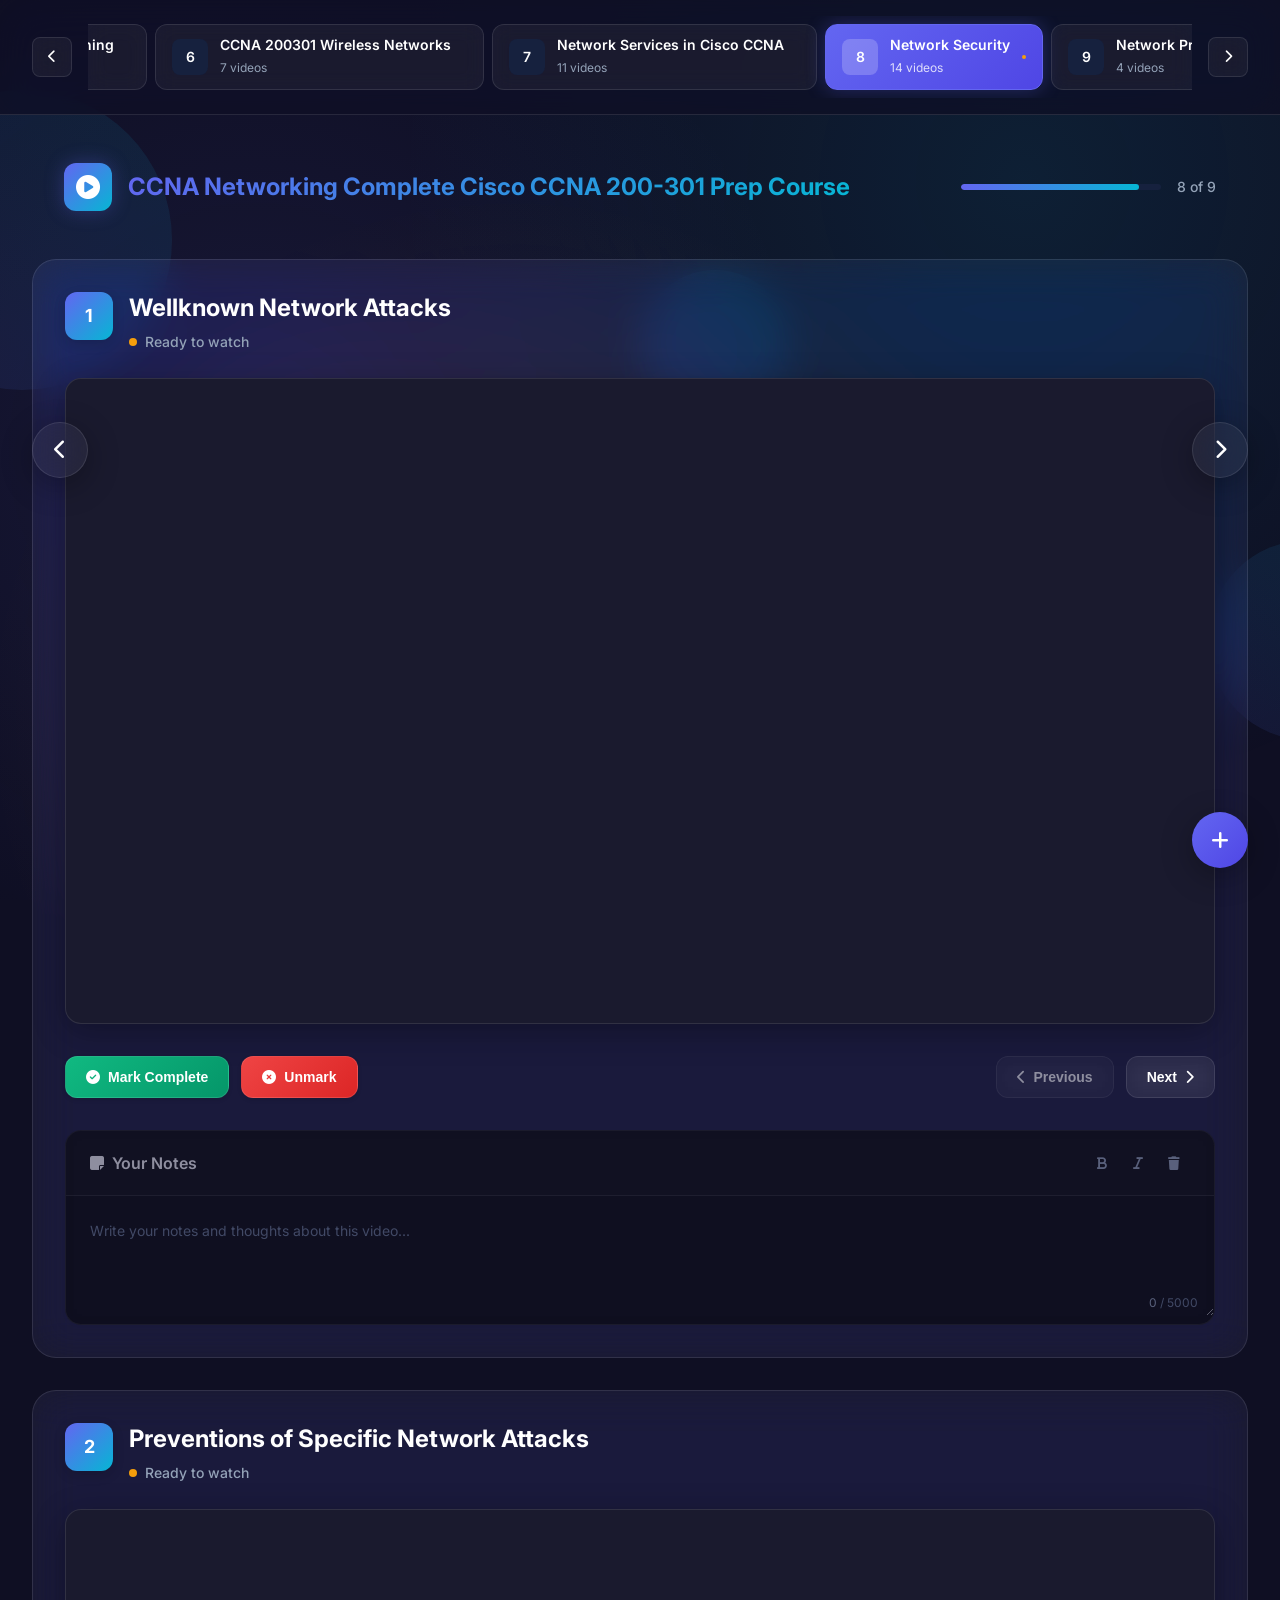
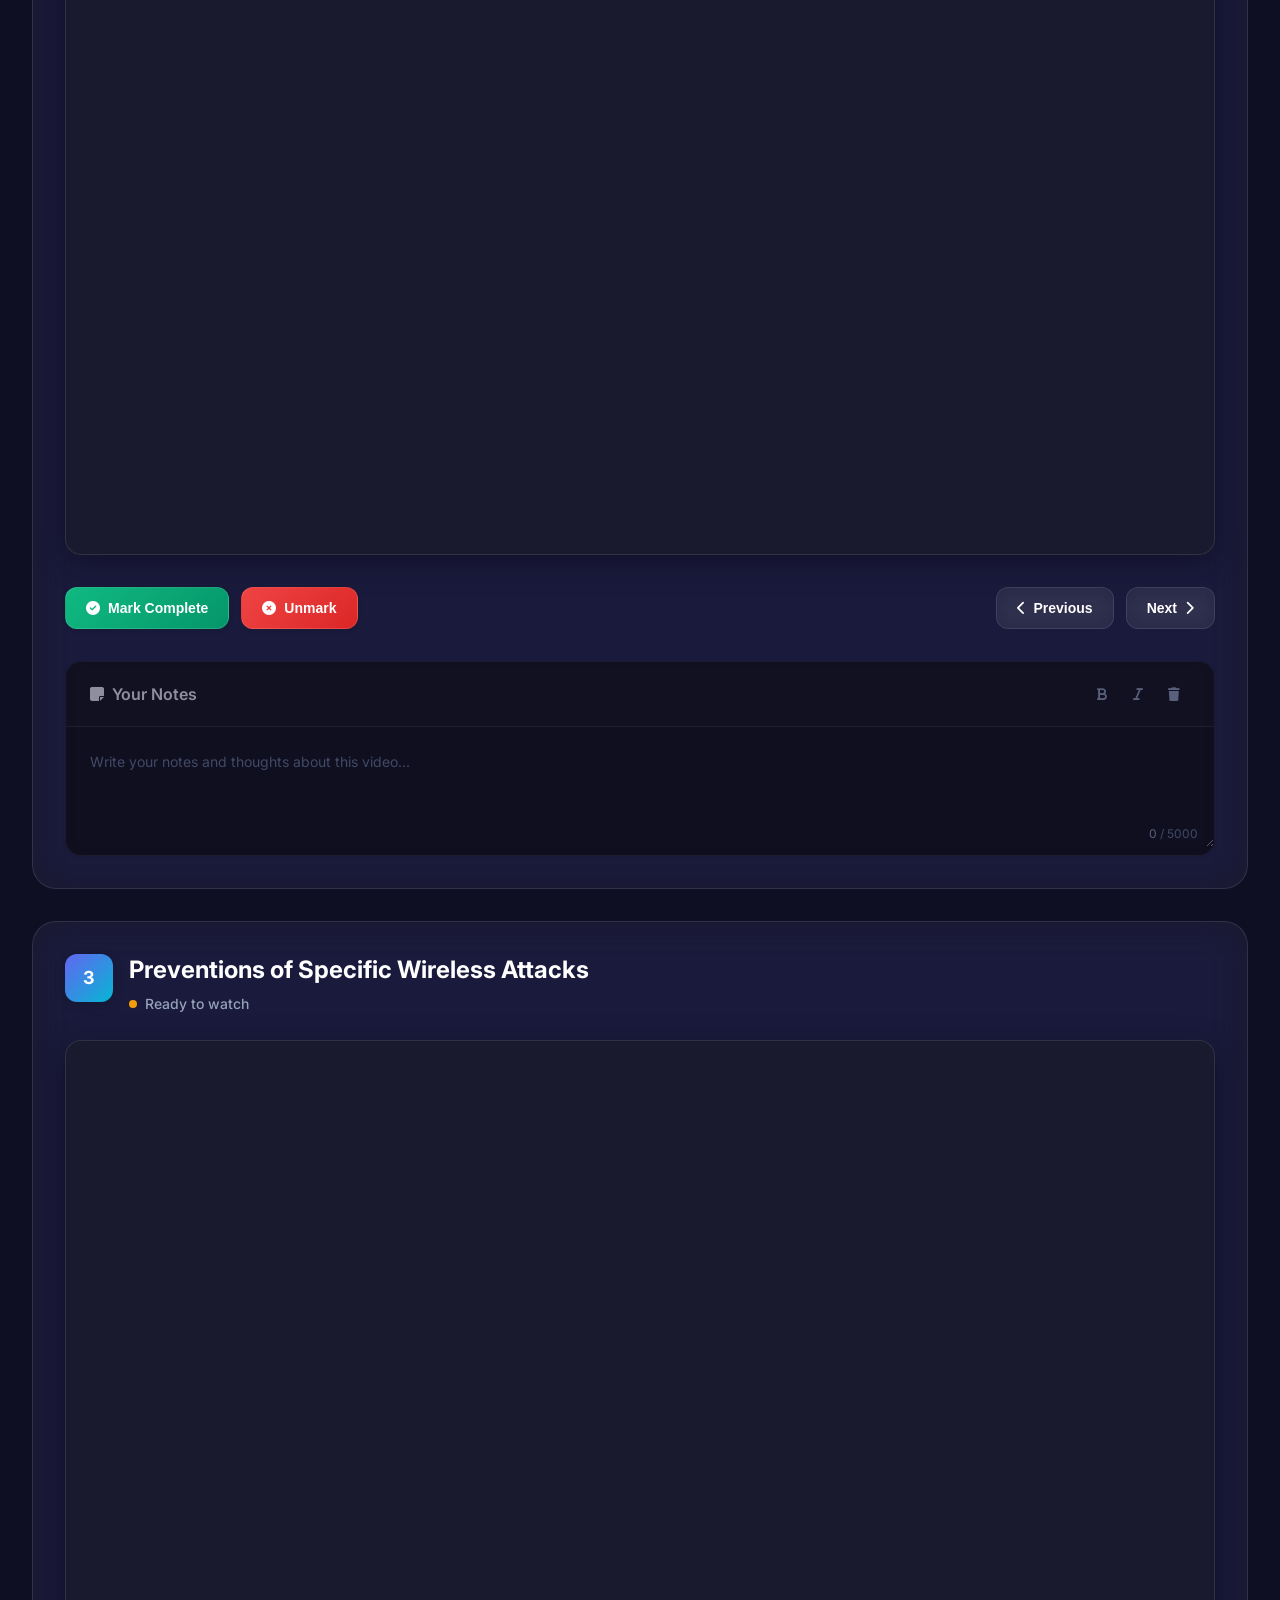
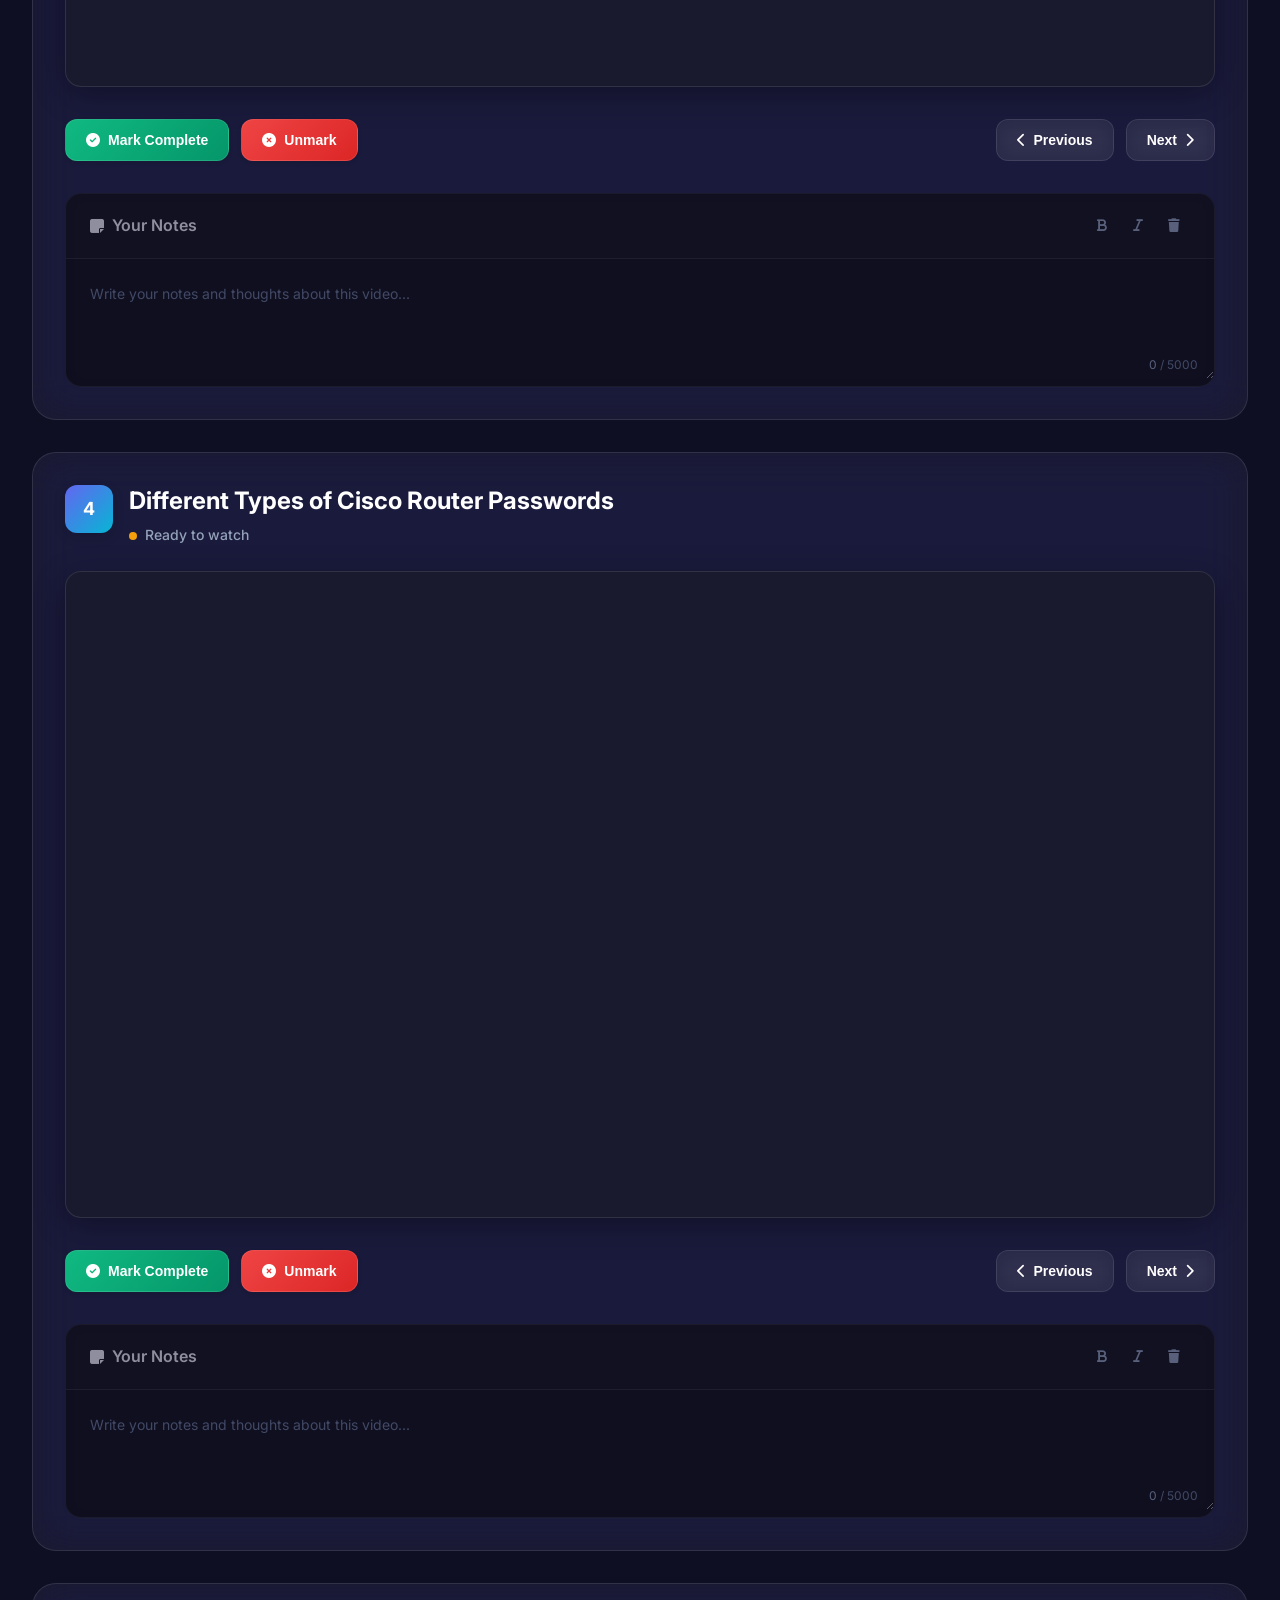
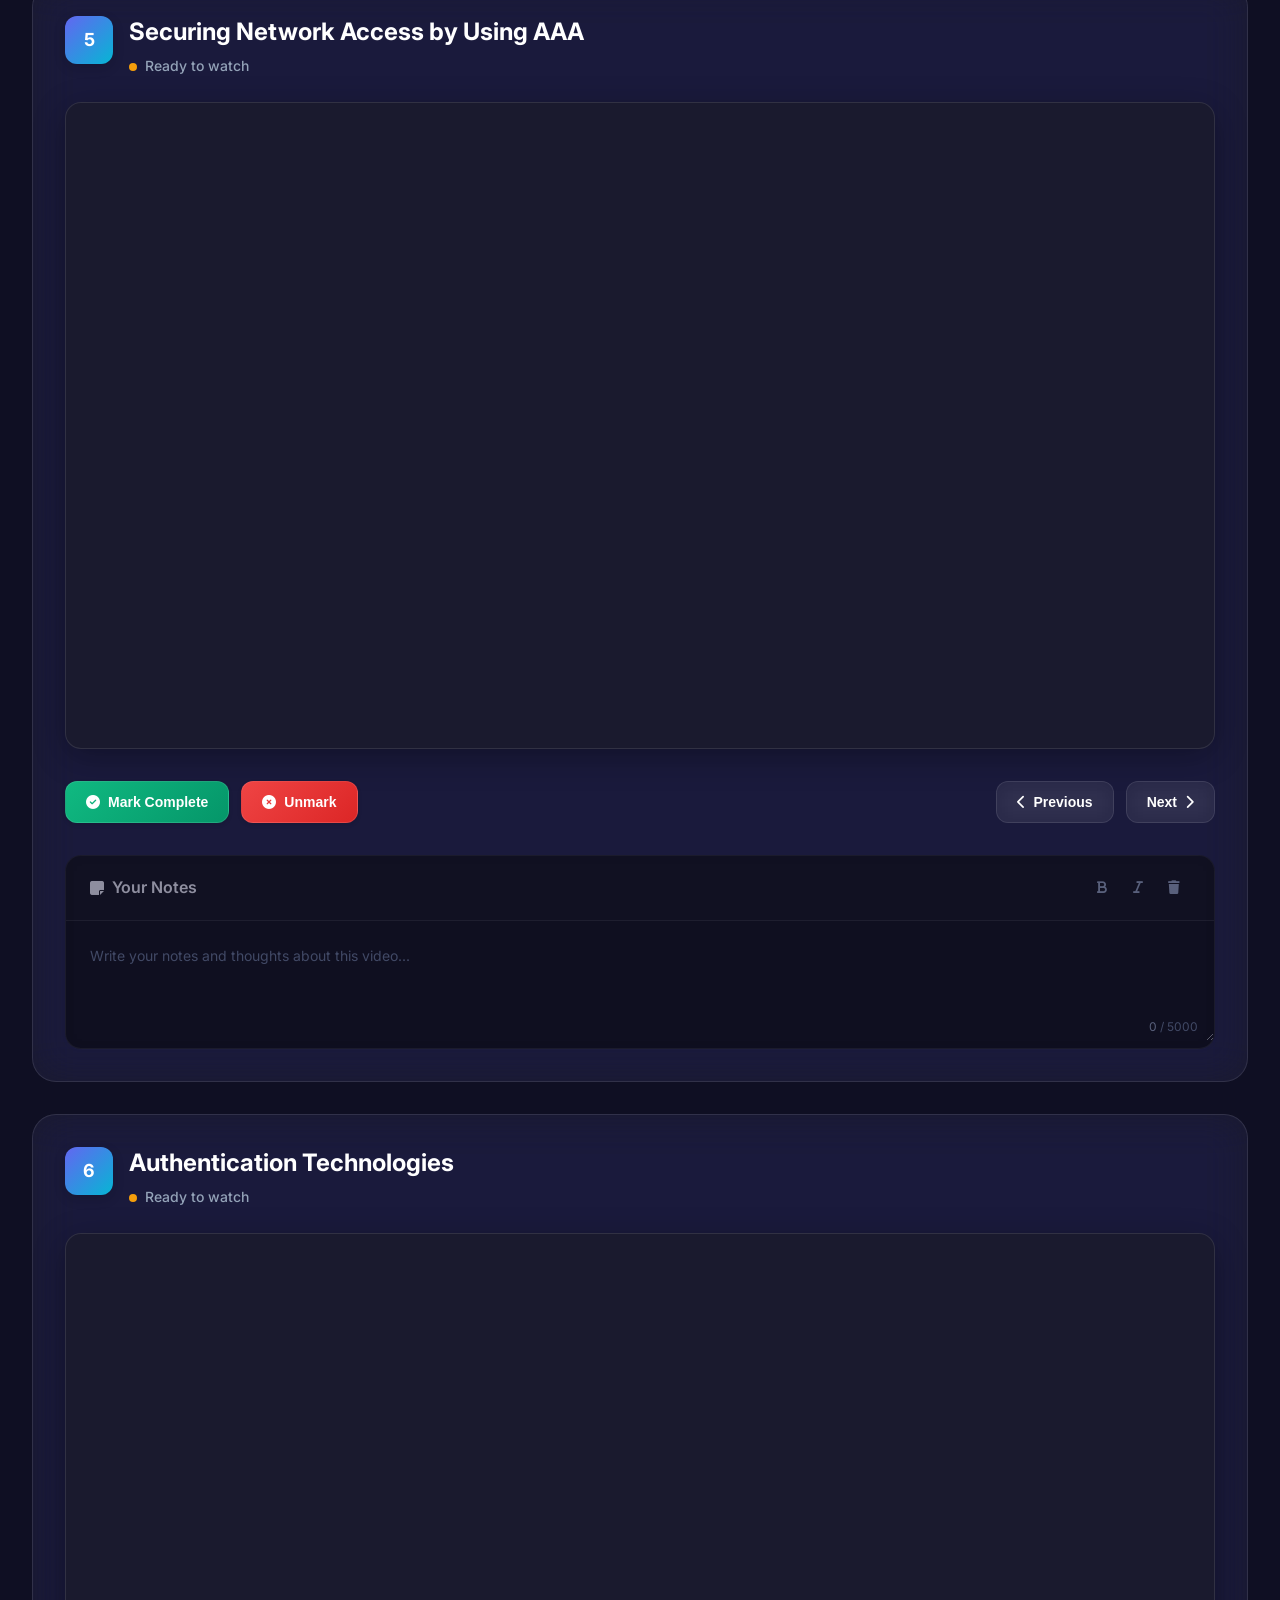
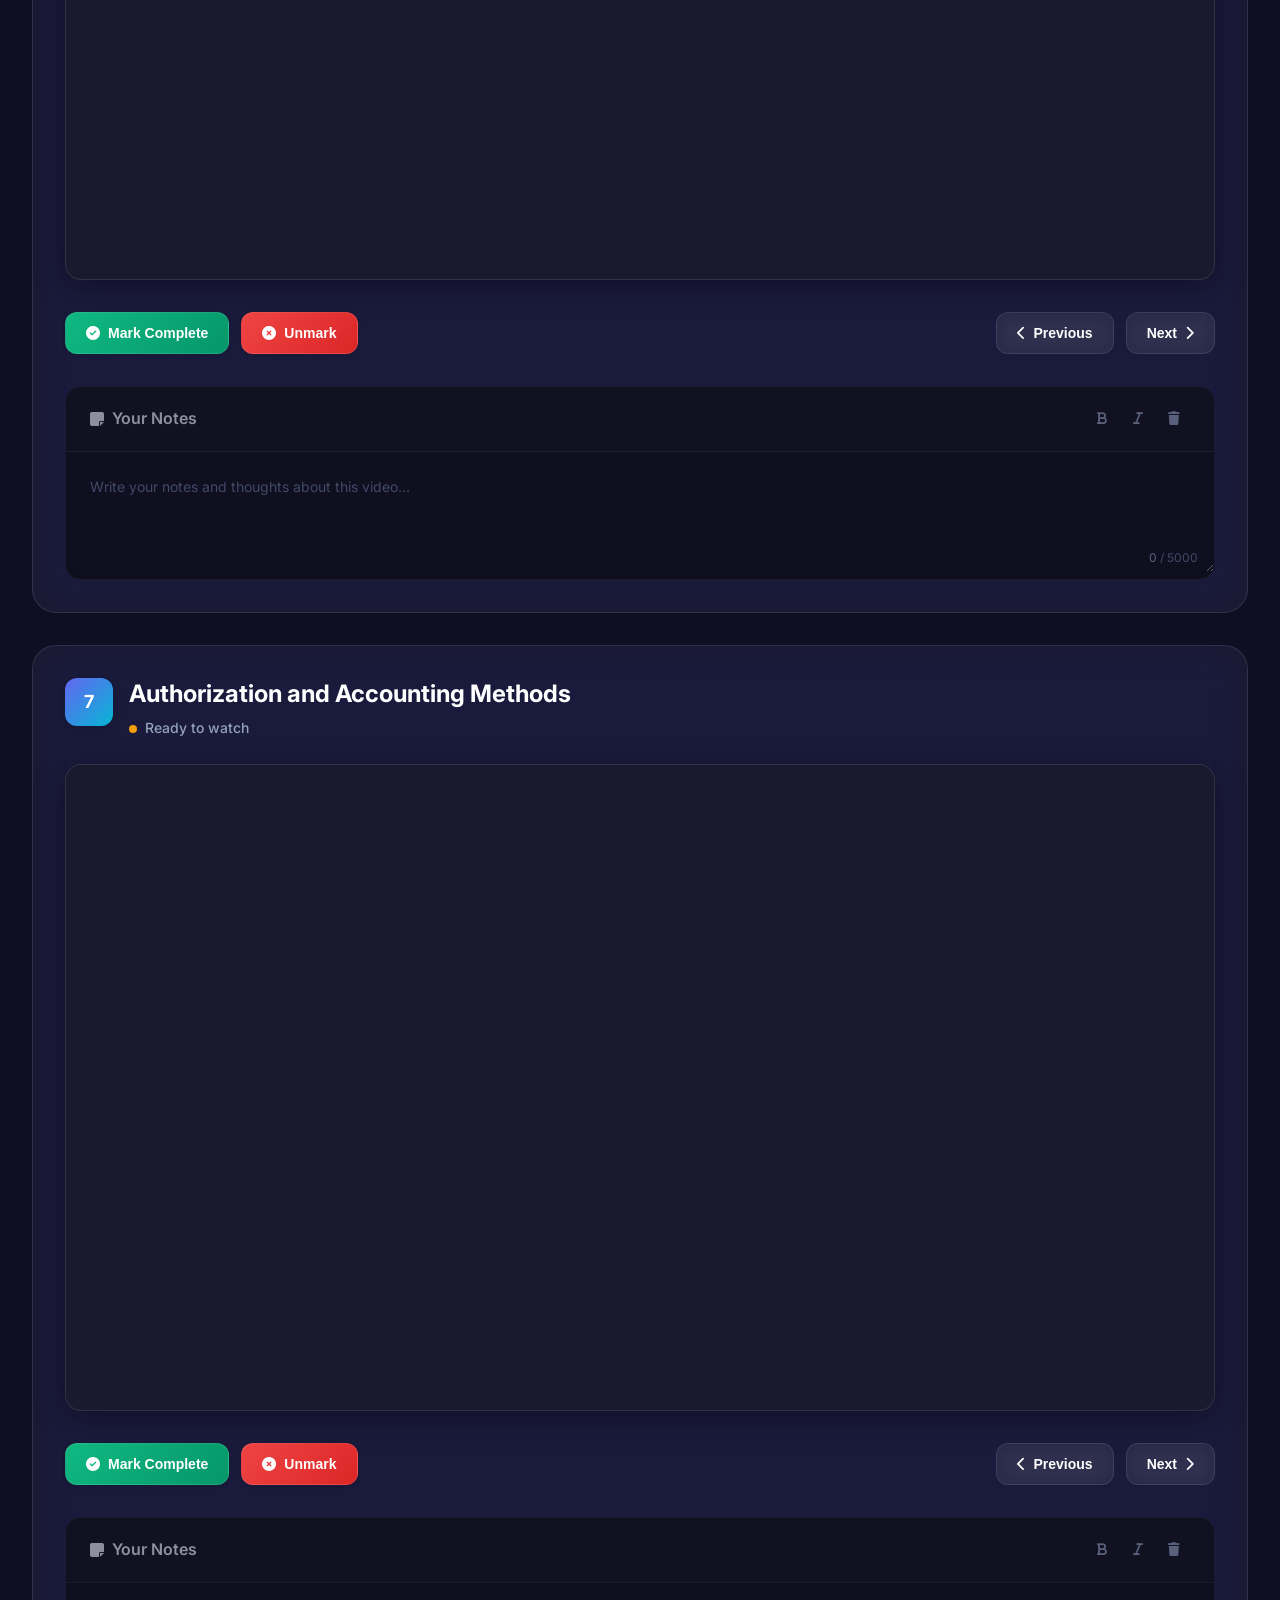
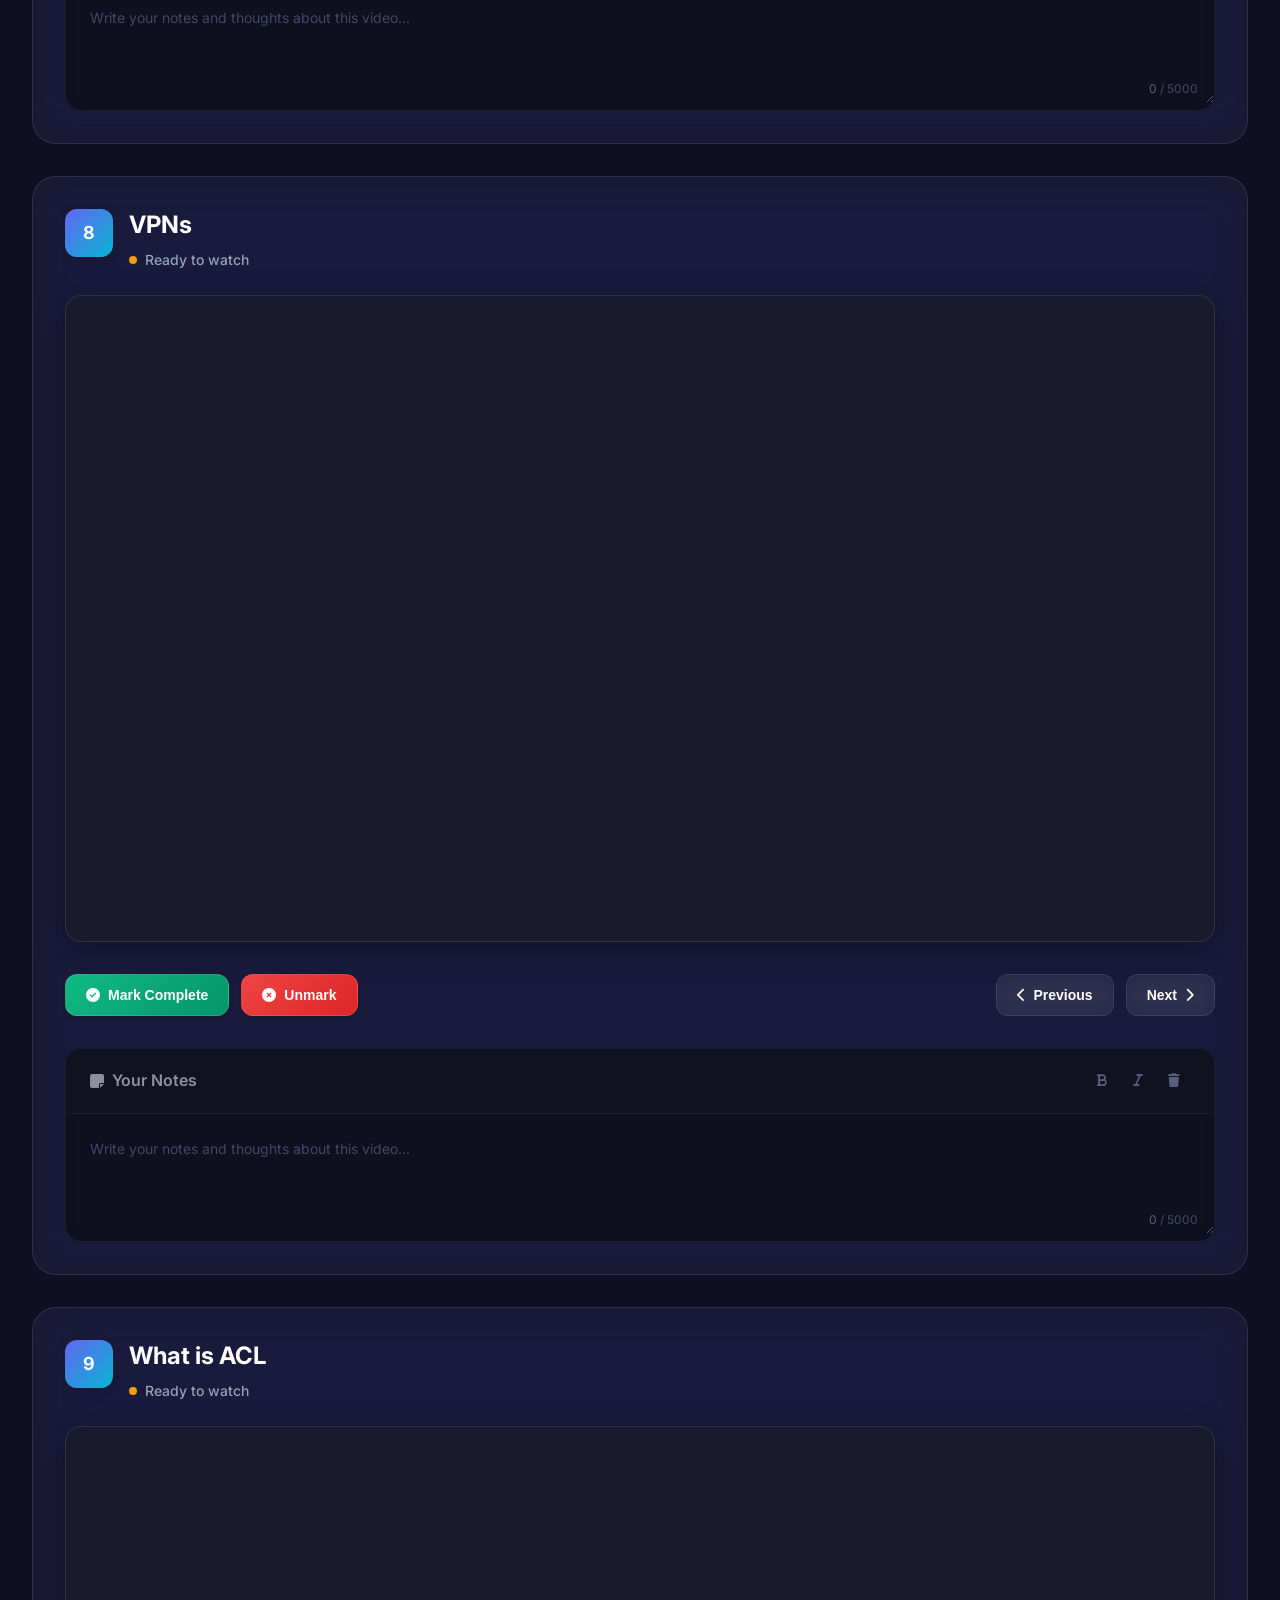
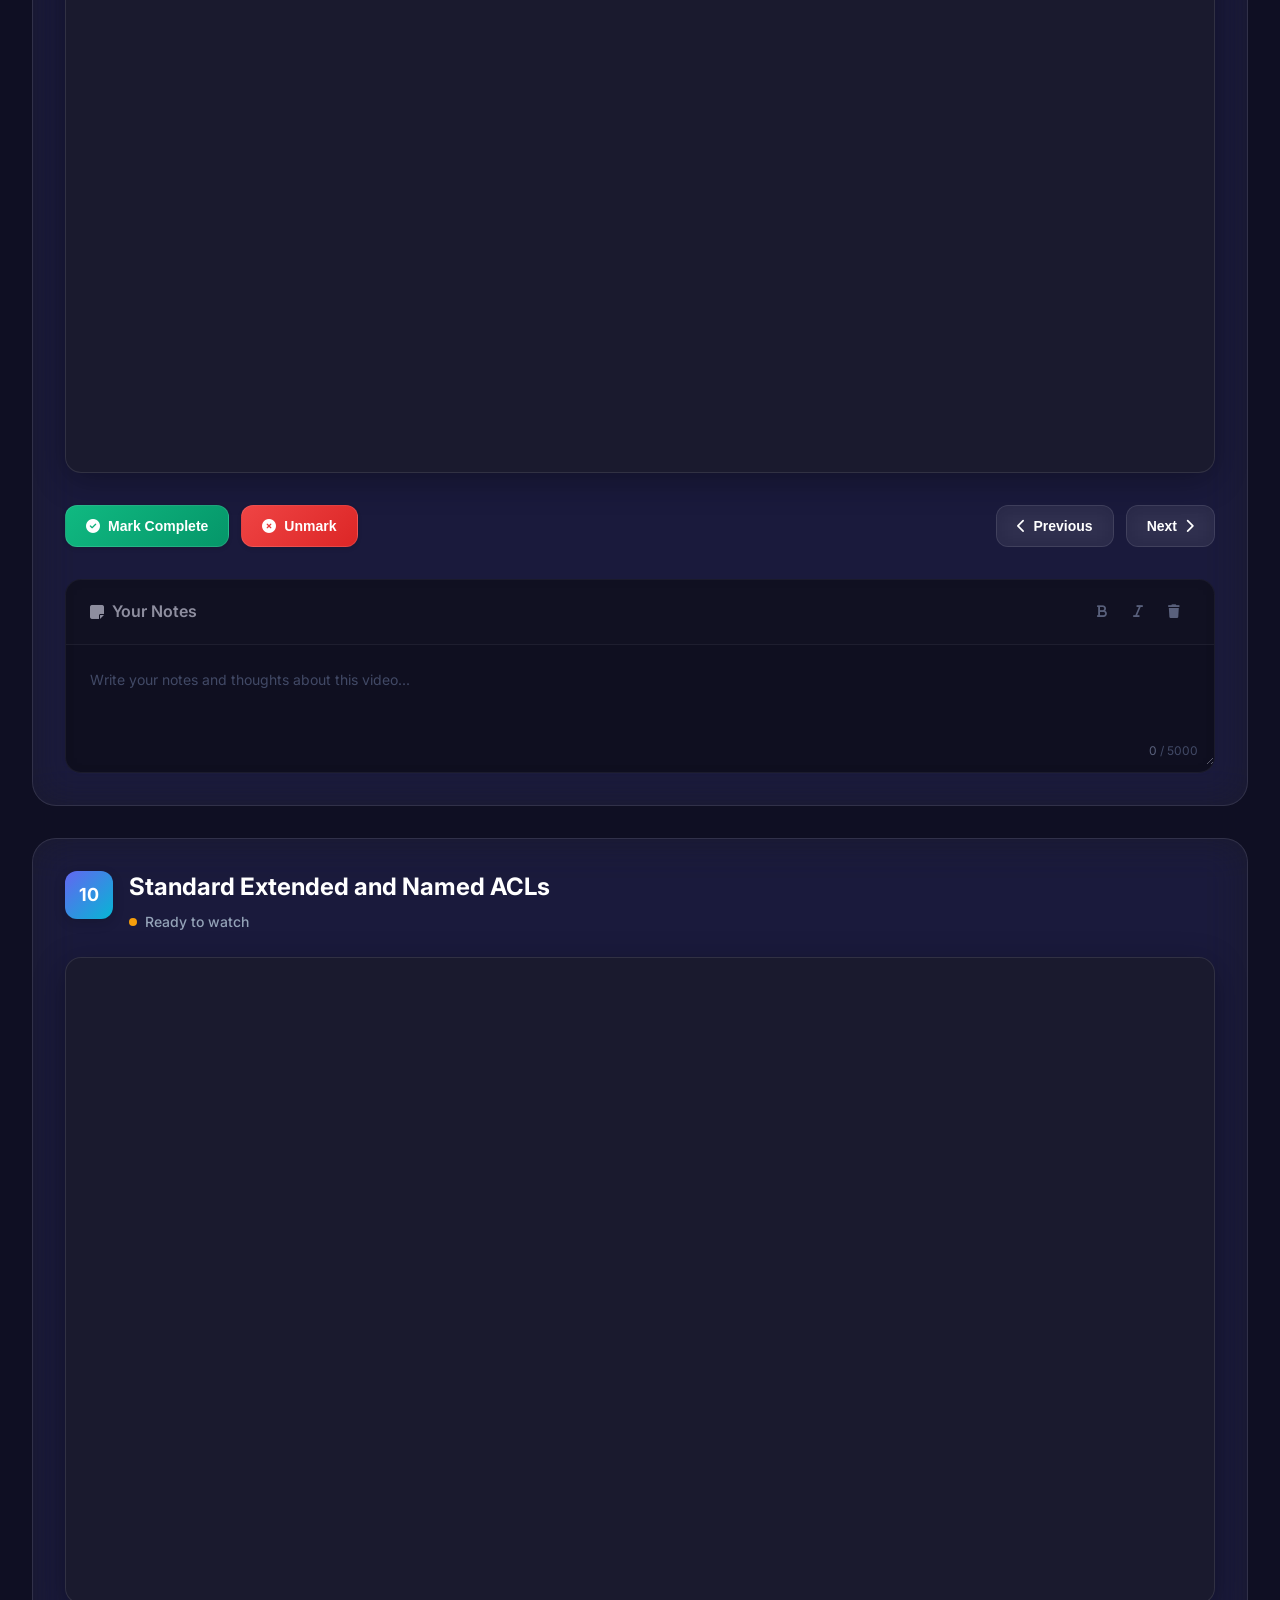
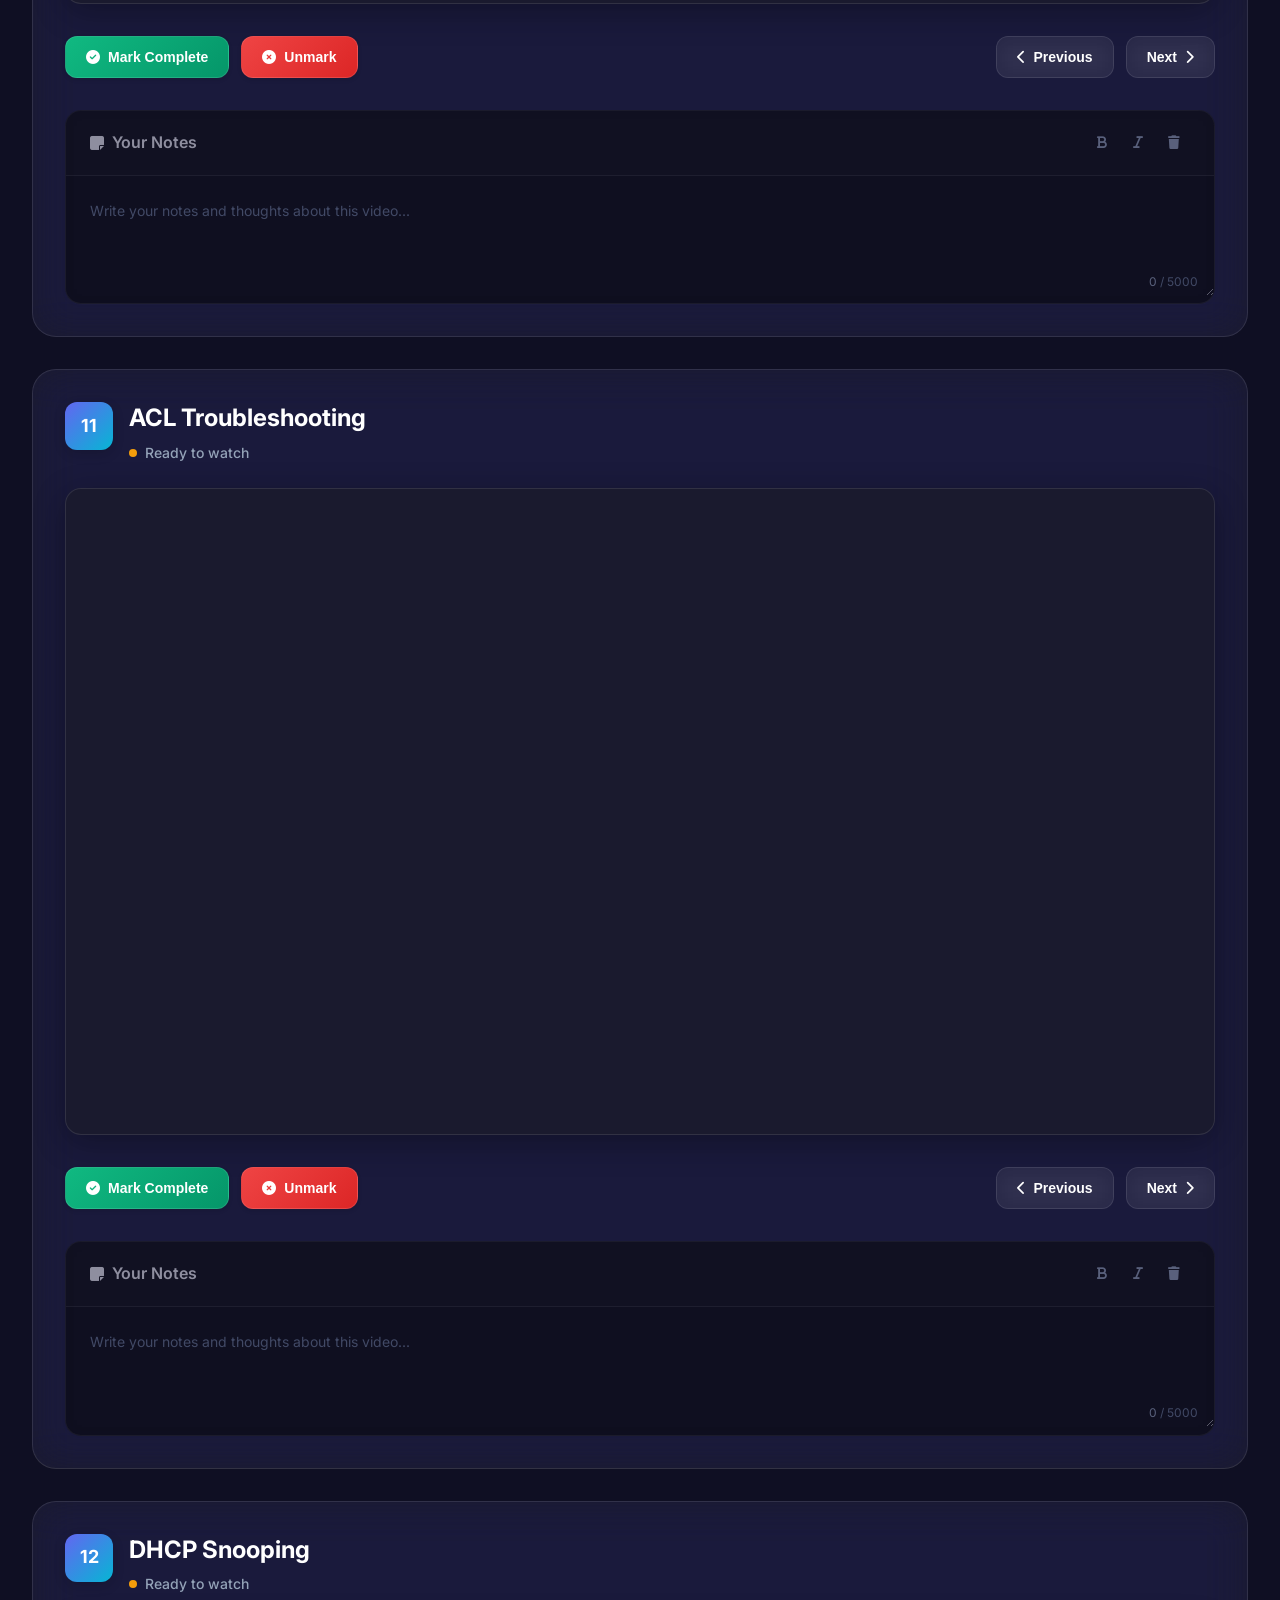
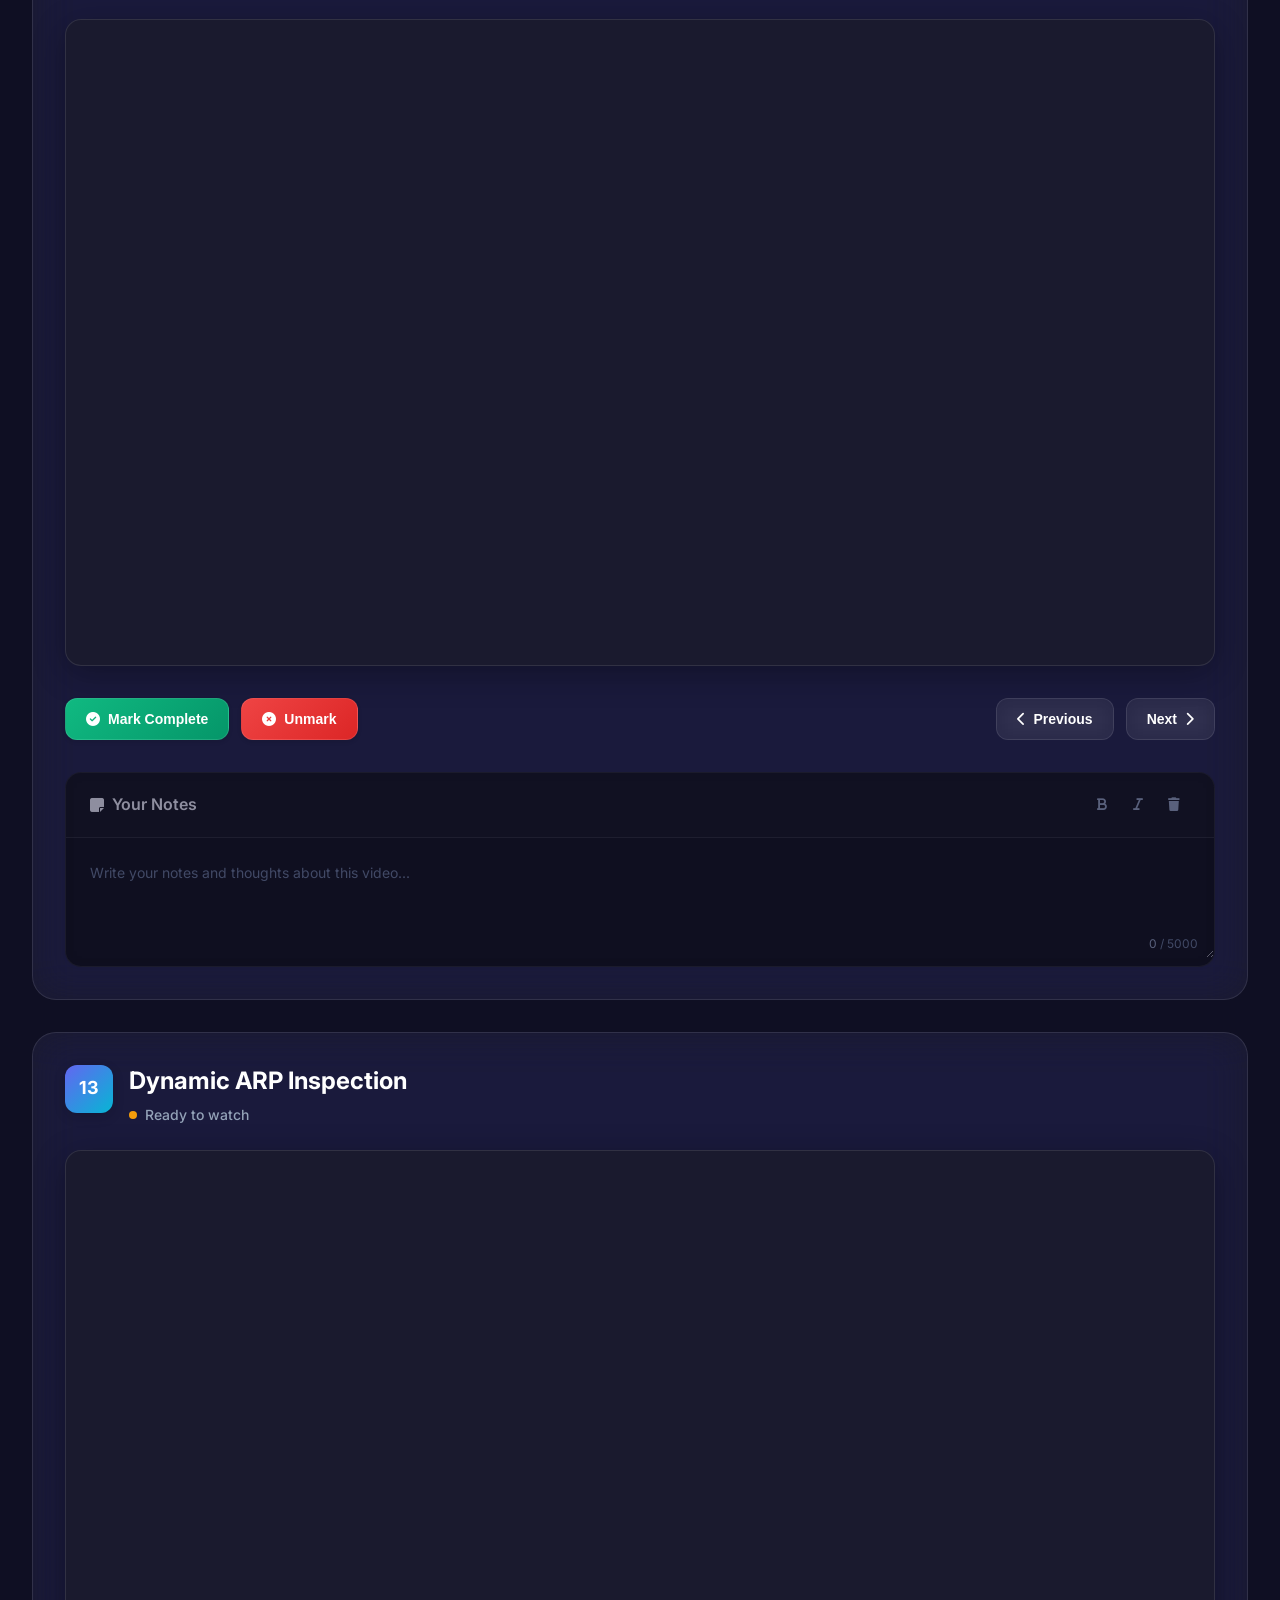
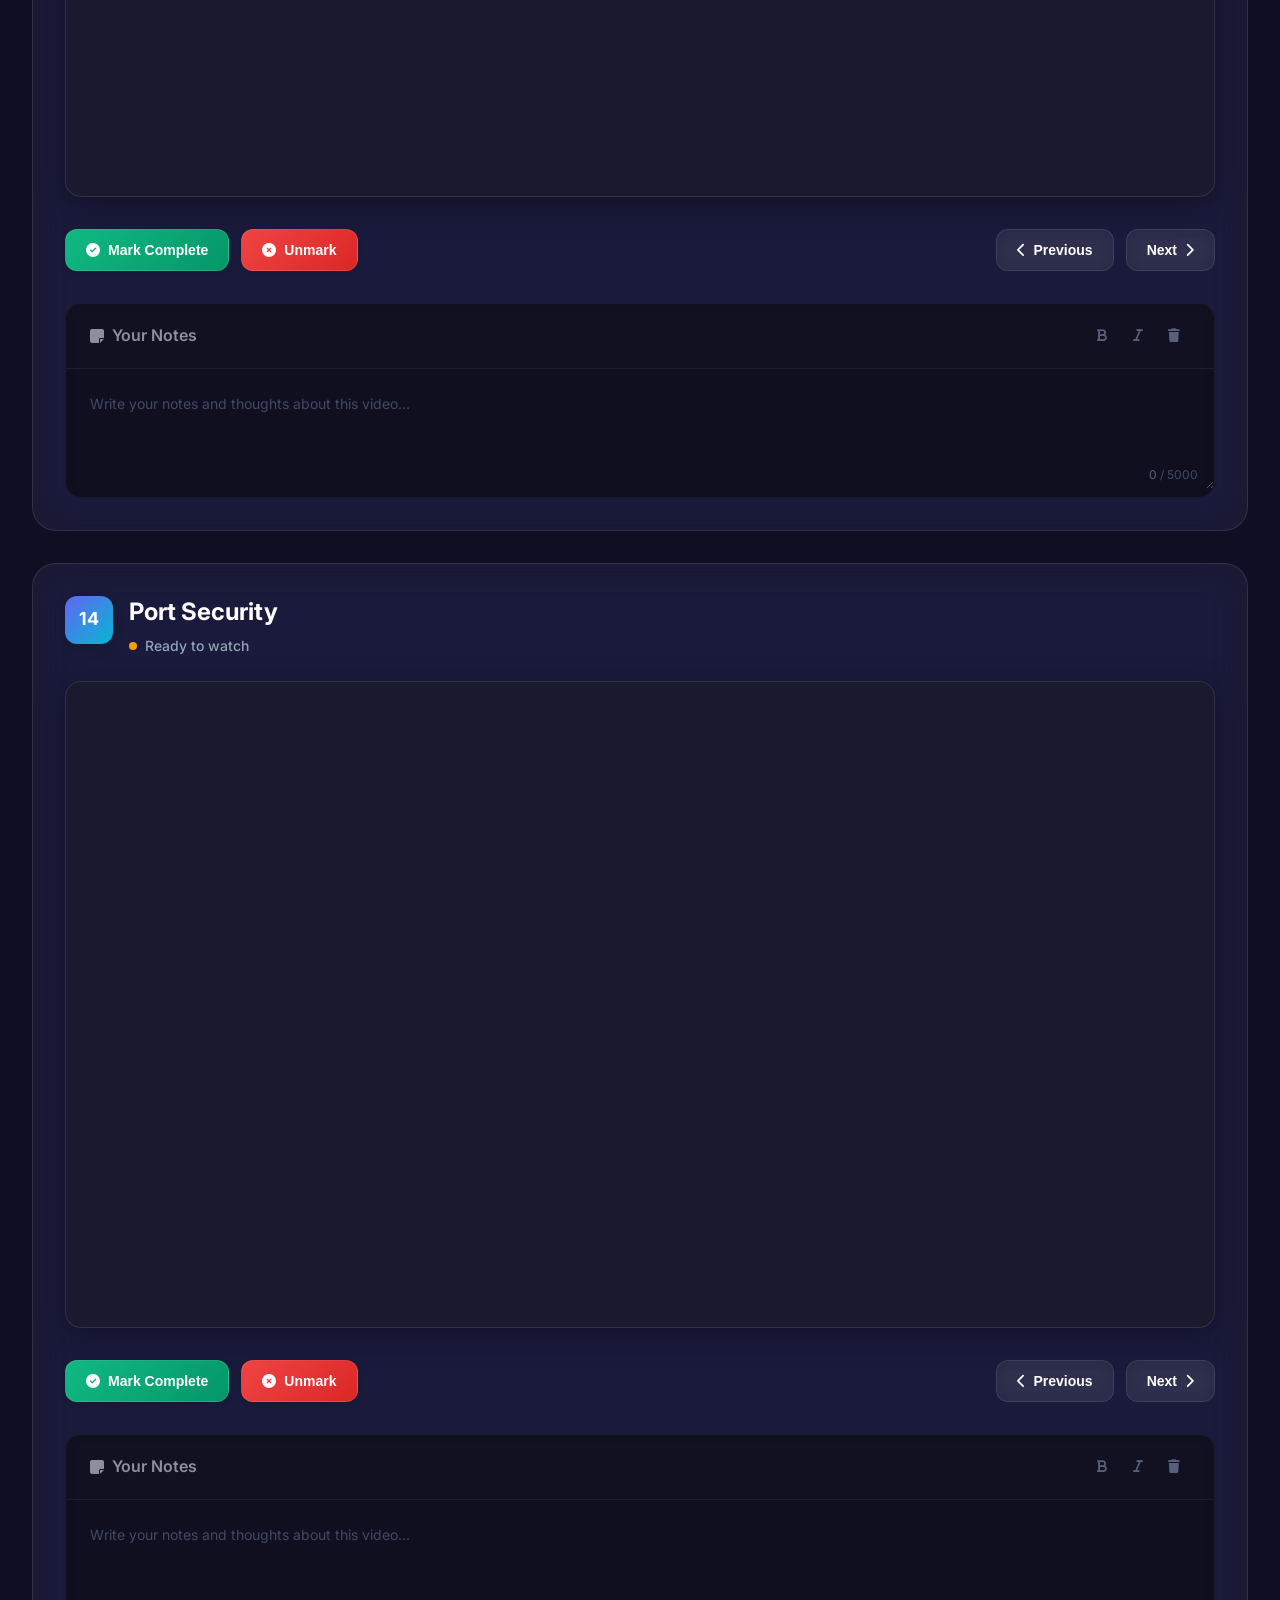
<file: s8.html>
<!DOCTYPE html>

<html lang="en">
<head>
<meta charset="utf-8"/>
<meta content="width=device-width, initial-scale=1.0" name="viewport"/>
<title>CCNA Networking  Complete Cisco CCNA 200-301 Prep Course</title>
<link href="styles.css" rel="stylesheet"/>
<link href="https://cdnjs.cloudflare.com/ajax/libs/font-awesome/6.4.0/css/all.min.css" rel="stylesheet"/>
<link href="https://fonts.googleapis.com/css2?family=Inter:wght@300;400;500;600;700&amp;display=swap" rel="stylesheet"/>
</head>
<body>
<!-- Background Elements -->
<div class="bg-gradient"></div>
<div class="floating-shapes">
<div class="shape shape-1"></div>
<div class="shape shape-2"></div>
<div class="shape shape-3"></div>
</div>
<!-- Header -->
<header class="glassmorphism-header">
<!-- Navigation -->
<nav class="modern-nav">
<div class="nav-container">
<button class="nav-scroll-btn left-scroll" id="leftScroll">
<i class="fas fa-chevron-left"></i>
</button>
<ul class="nav-carousel" id="navCarousel">
<li class="nav-item">
<a class="nav-link" href="index.html">
<div class="nav-icon">
<span class="nav-number">1</span>
</div>
<div class="nav-content">
<span class="nav-title">Bases of Networking Technologies in ccna</span>
<span class="nav-subtitle">12 videos</span>
</div>
<div class="nav-indicator"></div>
</a>
</li>
<li class="nav-item">
<a class="nav-link" href="s2.html">
<div class="nav-icon">
<span class="nav-number">2</span>
</div>
<div class="nav-content">
<span class="nav-title">IPv4 Addressing in cisco CCNA 200 301</span>
<span class="nav-subtitle">8 videos</span>
</div>
<div class="nav-indicator"></div>
</a>
</li>
<li class="nav-item">
<a class="nav-link" href="s3.html">
<div class="nav-icon">
<span class="nav-number">3</span>
</div>
<div class="nav-content">
<span class="nav-title">IPv6 Addressing in ccna</span>
<span class="nav-subtitle">3 videos</span>
</div>
<div class="nav-indicator"></div>
</a>
</li>
<li class="nav-item">
<a class="nav-link" href="s4.html">
<div class="nav-icon">
<span class="nav-number">4</span>
</div>
<div class="nav-content">
<span class="nav-title">IP Routing</span>
<span class="nav-subtitle">9 videos</span>
</div>
<div class="nav-indicator"></div>
</a>
</li>
<li class="nav-item">
<a class="nav-link" href="s5.html">
<div class="nav-icon">
<span class="nav-number">5</span>
</div>
<div class="nav-content">
<span class="nav-title">Cisco CCNA 200301 Ethernet Switching</span>
<span class="nav-subtitle">10 videos</span>
</div>
<div class="nav-indicator"></div>
</a>
</li>
<li class="nav-item">
<a class="nav-link" href="s6.html">
<div class="nav-icon">
<span class="nav-number">6</span>
</div>
<div class="nav-content">
<span class="nav-title">CCNA 200301 Wireless Networks</span>
<span class="nav-subtitle">7 videos</span>
</div>
<div class="nav-indicator"></div>
</a>
</li>
<li class="nav-item">
<a class="nav-link" href="s7.html">
<div class="nav-icon">
<span class="nav-number">7</span>
</div>
<div class="nav-content">
<span class="nav-title">Network Services in Cisco CCNA</span>
<span class="nav-subtitle">11 videos</span>
</div>
<div class="nav-indicator"></div>
</a>
</li>
<li class="nav-item active">
<a class="nav-link" href="s8.html">
<div class="nav-icon">
<span class="nav-number">8</span>
</div>
<div class="nav-content">
<span class="nav-title">Network Security</span>
<span class="nav-subtitle">14 videos</span>
</div>
<div class="nav-indicator"></div>
</a>
</li>
<li class="nav-item">
<a class="nav-link" href="s9.html">
<div class="nav-icon">
<span class="nav-number">9</span>
</div>
<div class="nav-content">
<span class="nav-title">Network Programmability</span>
<span class="nav-subtitle">4 videos</span>
</div>
<div class="nav-indicator"></div>
</a>
</li></ul>
<button class="nav-scroll-btn right-scroll" id="rightScroll">
<i class="fas fa-chevron-right"></i>
</button>
</div>
</nav>
</header>
<!-- Floating Navigation -->
<button class="floating-nav left-nav" onclick="navigate('s7.html')">
<i class="fas fa-chevron-left"></i>
</button>
<button class="floating-nav right-nav" onclick="navigate('s9.html')">
<i class="fas fa-chevron-right"></i>
</button>
<!-- Main Content -->
<main class="main-container">
<div class="content-wrapper">
<div class="header-content">
<div class="logo-section">
<div class="logo-icon">
<i class="fas fa-play-circle"></i>
</div>
<h1 class="app-title">CCNA Networking  Complete Cisco CCNA 200-301 Prep Course</h1>
</div>
<!-- Progress Indicator -->
<div class="progress-indicator">
<div class="progress-bar">
<div class="progress-fill" style="width: 88.88888888888889%"></div>
</div>
<span class="progress-text">8 of 9</span>
</div>
</div>
<!-- Video sections will be inserted here -->

<section class="video-section glassmorphism" data-video-index="0" id="section61">
<div class="section-header">
<div class="video-info">
<div class="video-badge">
<span class="badge-number">1</span>
</div>
<div class="video-meta">
<h2 class="video-title">Wellknown Network Attacks</h2>
<div class="video-status">
<span class="status-dot"></span>
<span class="status-text">Ready to watch</span>
</div>
</div>
</div>
</div>
<div class="video-container modern-player">
<iframe allow="autoplay; fullscreen" allowfullscreen="" class="video-iframe" loading="lazy" src="https://drive.google.com/file/d/1-3JDUarzPaUNqVflDR4CryHstQ1Ko8QS/preview">
</iframe>
</div>
<div class="section-actions">
<div class="action-group completion-group">
<button class="action-btn complete-btn" data-section="section61">
<div class="btn-content">
<i class="fas fa-check-circle"></i>
<span>Mark Complete</span>
</div>
</button>
<button class="action-btn unmark-btn" data-section="section61">
<div class="btn-content">
<i class="fas fa-times-circle"></i>
<span>Unmark</span>
</div>
</button>
</div>
<div class="action-group navigation-group">
<button class="action-btn nav-btn prev-btn" disabled="" onclick="navigateToSection('prev', 0)">
<div class="btn-content">
<i class="fas fa-chevron-left"></i>
<span>Previous</span>
</div>
</button>
<button class="action-btn nav-btn next-btn" onclick="navigateToSection('next', 0)">
<div class="btn-content">
<span>Next</span>
<i class="fas fa-chevron-right"></i>
</div>
</button>
</div>
</div>
<div class="notes-container">
<div class="notes-header">
<div class="notes-title">
<i class="fas fa-sticky-note"></i>
<span>Your Notes</span>
</div>
<div class="notes-tools">
<button class="tool-btn" id="bold-61" title="Bold">
<i class="fas fa-bold"></i>
</button>
<button class="tool-btn" id="italic-61" title="Italic">
<i class="fas fa-italic"></i>
</button>
<button class="tool-btn" id="clear-61" title="Clear Notes">
<i class="fas fa-trash"></i>
</button>
</div>
</div>
<div class="notes-input-container">
<textarea class="notes-input" data-video-id="61" id="notes61" placeholder="Write your notes and thoughts about this video..."></textarea>
<div class="notes-counter">
<span class="char-count">0</span>
<span class="char-limit">/ 5000</span>
</div>
</div>
</div>
</section>
<section class="video-section glassmorphism" data-video-index="1" id="section62">
<div class="section-header">
<div class="video-info">
<div class="video-badge">
<span class="badge-number">2</span>
</div>
<div class="video-meta">
<h2 class="video-title">Preventions of Specific Network Attacks</h2>
<div class="video-status">
<span class="status-dot"></span>
<span class="status-text">Ready to watch</span>
</div>
</div>
</div>
</div>
<div class="video-container modern-player">
<iframe allow="autoplay; fullscreen" allowfullscreen="" class="video-iframe" loading="lazy" src="https://drive.google.com/file/d/1-3sA1D2vU8pyZxentQDRTvTQDeWKQCn1/preview">
</iframe>
</div>
<div class="section-actions">
<div class="action-group completion-group">
<button class="action-btn complete-btn" data-section="section62">
<div class="btn-content">
<i class="fas fa-check-circle"></i>
<span>Mark Complete</span>
</div>
</button>
<button class="action-btn unmark-btn" data-section="section62">
<div class="btn-content">
<i class="fas fa-times-circle"></i>
<span>Unmark</span>
</div>
</button>
</div>
<div class="action-group navigation-group">
<button class="action-btn nav-btn prev-btn" onclick="navigateToSection('prev', 1)">
<div class="btn-content">
<i class="fas fa-chevron-left"></i>
<span>Previous</span>
</div>
</button>
<button class="action-btn nav-btn next-btn" onclick="navigateToSection('next', 1)">
<div class="btn-content">
<span>Next</span>
<i class="fas fa-chevron-right"></i>
</div>
</button>
</div>
</div>
<div class="notes-container">
<div class="notes-header">
<div class="notes-title">
<i class="fas fa-sticky-note"></i>
<span>Your Notes</span>
</div>
<div class="notes-tools">
<button class="tool-btn" id="bold-62" title="Bold">
<i class="fas fa-bold"></i>
</button>
<button class="tool-btn" id="italic-62" title="Italic">
<i class="fas fa-italic"></i>
</button>
<button class="tool-btn" id="clear-62" title="Clear Notes">
<i class="fas fa-trash"></i>
</button>
</div>
</div>
<div class="notes-input-container">
<textarea class="notes-input" data-video-id="62" id="notes62" placeholder="Write your notes and thoughts about this video..."></textarea>
<div class="notes-counter">
<span class="char-count">0</span>
<span class="char-limit">/ 5000</span>
</div>
</div>
</div>
</section>
<section class="video-section glassmorphism" data-video-index="2" id="section63">
<div class="section-header">
<div class="video-info">
<div class="video-badge">
<span class="badge-number">3</span>
</div>
<div class="video-meta">
<h2 class="video-title">Preventions of Specific Wireless Attacks</h2>
<div class="video-status">
<span class="status-dot"></span>
<span class="status-text">Ready to watch</span>
</div>
</div>
</div>
</div>
<div class="video-container modern-player">
<iframe allow="autoplay; fullscreen" allowfullscreen="" class="video-iframe" loading="lazy" src="https://drive.google.com/file/d/1-KFbUMwCaVYHJLhCq-ZKj58bTfOusNJq/preview">
</iframe>
</div>
<div class="section-actions">
<div class="action-group completion-group">
<button class="action-btn complete-btn" data-section="section63">
<div class="btn-content">
<i class="fas fa-check-circle"></i>
<span>Mark Complete</span>
</div>
</button>
<button class="action-btn unmark-btn" data-section="section63">
<div class="btn-content">
<i class="fas fa-times-circle"></i>
<span>Unmark</span>
</div>
</button>
</div>
<div class="action-group navigation-group">
<button class="action-btn nav-btn prev-btn" onclick="navigateToSection('prev', 2)">
<div class="btn-content">
<i class="fas fa-chevron-left"></i>
<span>Previous</span>
</div>
</button>
<button class="action-btn nav-btn next-btn" onclick="navigateToSection('next', 2)">
<div class="btn-content">
<span>Next</span>
<i class="fas fa-chevron-right"></i>
</div>
</button>
</div>
</div>
<div class="notes-container">
<div class="notes-header">
<div class="notes-title">
<i class="fas fa-sticky-note"></i>
<span>Your Notes</span>
</div>
<div class="notes-tools">
<button class="tool-btn" id="bold-63" title="Bold">
<i class="fas fa-bold"></i>
</button>
<button class="tool-btn" id="italic-63" title="Italic">
<i class="fas fa-italic"></i>
</button>
<button class="tool-btn" id="clear-63" title="Clear Notes">
<i class="fas fa-trash"></i>
</button>
</div>
</div>
<div class="notes-input-container">
<textarea class="notes-input" data-video-id="63" id="notes63" placeholder="Write your notes and thoughts about this video..."></textarea>
<div class="notes-counter">
<span class="char-count">0</span>
<span class="char-limit">/ 5000</span>
</div>
</div>
</div>
</section>
<section class="video-section glassmorphism" data-video-index="3" id="section64">
<div class="section-header">
<div class="video-info">
<div class="video-badge">
<span class="badge-number">4</span>
</div>
<div class="video-meta">
<h2 class="video-title">Different Types of Cisco Router Passwords</h2>
<div class="video-status">
<span class="status-dot"></span>
<span class="status-text">Ready to watch</span>
</div>
</div>
</div>
</div>
<div class="video-container modern-player">
<iframe allow="autoplay; fullscreen" allowfullscreen="" class="video-iframe" loading="lazy" src="https://drive.google.com/file/d/1-RdFUAjoOQmO4rfLxQy55tr3Reospgpi/preview">
</iframe>
</div>
<div class="section-actions">
<div class="action-group completion-group">
<button class="action-btn complete-btn" data-section="section64">
<div class="btn-content">
<i class="fas fa-check-circle"></i>
<span>Mark Complete</span>
</div>
</button>
<button class="action-btn unmark-btn" data-section="section64">
<div class="btn-content">
<i class="fas fa-times-circle"></i>
<span>Unmark</span>
</div>
</button>
</div>
<div class="action-group navigation-group">
<button class="action-btn nav-btn prev-btn" onclick="navigateToSection('prev', 3)">
<div class="btn-content">
<i class="fas fa-chevron-left"></i>
<span>Previous</span>
</div>
</button>
<button class="action-btn nav-btn next-btn" onclick="navigateToSection('next', 3)">
<div class="btn-content">
<span>Next</span>
<i class="fas fa-chevron-right"></i>
</div>
</button>
</div>
</div>
<div class="notes-container">
<div class="notes-header">
<div class="notes-title">
<i class="fas fa-sticky-note"></i>
<span>Your Notes</span>
</div>
<div class="notes-tools">
<button class="tool-btn" id="bold-64" title="Bold">
<i class="fas fa-bold"></i>
</button>
<button class="tool-btn" id="italic-64" title="Italic">
<i class="fas fa-italic"></i>
</button>
<button class="tool-btn" id="clear-64" title="Clear Notes">
<i class="fas fa-trash"></i>
</button>
</div>
</div>
<div class="notes-input-container">
<textarea class="notes-input" data-video-id="64" id="notes64" placeholder="Write your notes and thoughts about this video..."></textarea>
<div class="notes-counter">
<span class="char-count">0</span>
<span class="char-limit">/ 5000</span>
</div>
</div>
</div>
</section>
<section class="video-section glassmorphism" data-video-index="4" id="section65">
<div class="section-header">
<div class="video-info">
<div class="video-badge">
<span class="badge-number">5</span>
</div>
<div class="video-meta">
<h2 class="video-title">Securing Network Access by Using AAA</h2>
<div class="video-status">
<span class="status-dot"></span>
<span class="status-text">Ready to watch</span>
</div>
</div>
</div>
</div>
<div class="video-container modern-player">
<iframe allow="autoplay; fullscreen" allowfullscreen="" class="video-iframe" loading="lazy" src="https://drive.google.com/file/d/1-jp1PDdQALjiM0oLdppu7Jo_bXv52LpW/preview">
</iframe>
</div>
<div class="section-actions">
<div class="action-group completion-group">
<button class="action-btn complete-btn" data-section="section65">
<div class="btn-content">
<i class="fas fa-check-circle"></i>
<span>Mark Complete</span>
</div>
</button>
<button class="action-btn unmark-btn" data-section="section65">
<div class="btn-content">
<i class="fas fa-times-circle"></i>
<span>Unmark</span>
</div>
</button>
</div>
<div class="action-group navigation-group">
<button class="action-btn nav-btn prev-btn" onclick="navigateToSection('prev', 4)">
<div class="btn-content">
<i class="fas fa-chevron-left"></i>
<span>Previous</span>
</div>
</button>
<button class="action-btn nav-btn next-btn" onclick="navigateToSection('next', 4)">
<div class="btn-content">
<span>Next</span>
<i class="fas fa-chevron-right"></i>
</div>
</button>
</div>
</div>
<div class="notes-container">
<div class="notes-header">
<div class="notes-title">
<i class="fas fa-sticky-note"></i>
<span>Your Notes</span>
</div>
<div class="notes-tools">
<button class="tool-btn" id="bold-65" title="Bold">
<i class="fas fa-bold"></i>
</button>
<button class="tool-btn" id="italic-65" title="Italic">
<i class="fas fa-italic"></i>
</button>
<button class="tool-btn" id="clear-65" title="Clear Notes">
<i class="fas fa-trash"></i>
</button>
</div>
</div>
<div class="notes-input-container">
<textarea class="notes-input" data-video-id="65" id="notes65" placeholder="Write your notes and thoughts about this video..."></textarea>
<div class="notes-counter">
<span class="char-count">0</span>
<span class="char-limit">/ 5000</span>
</div>
</div>
</div>
</section>
<section class="video-section glassmorphism" data-video-index="5" id="section66">
<div class="section-header">
<div class="video-info">
<div class="video-badge">
<span class="badge-number">6</span>
</div>
<div class="video-meta">
<h2 class="video-title">Authentication Technologies</h2>
<div class="video-status">
<span class="status-dot"></span>
<span class="status-text">Ready to watch</span>
</div>
</div>
</div>
</div>
<div class="video-container modern-player">
<iframe allow="autoplay; fullscreen" allowfullscreen="" class="video-iframe" loading="lazy" src="https://drive.google.com/file/d/1-ZttBq5p9iip1TACLpINcGBSAz3PhYJX/preview">
</iframe>
</div>
<div class="section-actions">
<div class="action-group completion-group">
<button class="action-btn complete-btn" data-section="section66">
<div class="btn-content">
<i class="fas fa-check-circle"></i>
<span>Mark Complete</span>
</div>
</button>
<button class="action-btn unmark-btn" data-section="section66">
<div class="btn-content">
<i class="fas fa-times-circle"></i>
<span>Unmark</span>
</div>
</button>
</div>
<div class="action-group navigation-group">
<button class="action-btn nav-btn prev-btn" onclick="navigateToSection('prev', 5)">
<div class="btn-content">
<i class="fas fa-chevron-left"></i>
<span>Previous</span>
</div>
</button>
<button class="action-btn nav-btn next-btn" onclick="navigateToSection('next', 5)">
<div class="btn-content">
<span>Next</span>
<i class="fas fa-chevron-right"></i>
</div>
</button>
</div>
</div>
<div class="notes-container">
<div class="notes-header">
<div class="notes-title">
<i class="fas fa-sticky-note"></i>
<span>Your Notes</span>
</div>
<div class="notes-tools">
<button class="tool-btn" id="bold-66" title="Bold">
<i class="fas fa-bold"></i>
</button>
<button class="tool-btn" id="italic-66" title="Italic">
<i class="fas fa-italic"></i>
</button>
<button class="tool-btn" id="clear-66" title="Clear Notes">
<i class="fas fa-trash"></i>
</button>
</div>
</div>
<div class="notes-input-container">
<textarea class="notes-input" data-video-id="66" id="notes66" placeholder="Write your notes and thoughts about this video..."></textarea>
<div class="notes-counter">
<span class="char-count">0</span>
<span class="char-limit">/ 5000</span>
</div>
</div>
</div>
</section>
<section class="video-section glassmorphism" data-video-index="6" id="section67">
<div class="section-header">
<div class="video-info">
<div class="video-badge">
<span class="badge-number">7</span>
</div>
<div class="video-meta">
<h2 class="video-title">Authorization and Accounting Methods</h2>
<div class="video-status">
<span class="status-dot"></span>
<span class="status-text">Ready to watch</span>
</div>
</div>
</div>
</div>
<div class="video-container modern-player">
<iframe allow="autoplay; fullscreen" allowfullscreen="" class="video-iframe" loading="lazy" src="https://drive.google.com/file/d/1-7YL_uop_P9mbgs3A0PHCQnmWQ1ZhxjI/preview">
</iframe>
</div>
<div class="section-actions">
<div class="action-group completion-group">
<button class="action-btn complete-btn" data-section="section67">
<div class="btn-content">
<i class="fas fa-check-circle"></i>
<span>Mark Complete</span>
</div>
</button>
<button class="action-btn unmark-btn" data-section="section67">
<div class="btn-content">
<i class="fas fa-times-circle"></i>
<span>Unmark</span>
</div>
</button>
</div>
<div class="action-group navigation-group">
<button class="action-btn nav-btn prev-btn" onclick="navigateToSection('prev', 6)">
<div class="btn-content">
<i class="fas fa-chevron-left"></i>
<span>Previous</span>
</div>
</button>
<button class="action-btn nav-btn next-btn" onclick="navigateToSection('next', 6)">
<div class="btn-content">
<span>Next</span>
<i class="fas fa-chevron-right"></i>
</div>
</button>
</div>
</div>
<div class="notes-container">
<div class="notes-header">
<div class="notes-title">
<i class="fas fa-sticky-note"></i>
<span>Your Notes</span>
</div>
<div class="notes-tools">
<button class="tool-btn" id="bold-67" title="Bold">
<i class="fas fa-bold"></i>
</button>
<button class="tool-btn" id="italic-67" title="Italic">
<i class="fas fa-italic"></i>
</button>
<button class="tool-btn" id="clear-67" title="Clear Notes">
<i class="fas fa-trash"></i>
</button>
</div>
</div>
<div class="notes-input-container">
<textarea class="notes-input" data-video-id="67" id="notes67" placeholder="Write your notes and thoughts about this video..."></textarea>
<div class="notes-counter">
<span class="char-count">0</span>
<span class="char-limit">/ 5000</span>
</div>
</div>
</div>
</section>
<section class="video-section glassmorphism" data-video-index="7" id="section68">
<div class="section-header">
<div class="video-info">
<div class="video-badge">
<span class="badge-number">8</span>
</div>
<div class="video-meta">
<h2 class="video-title">VPNs</h2>
<div class="video-status">
<span class="status-dot"></span>
<span class="status-text">Ready to watch</span>
</div>
</div>
</div>
</div>
<div class="video-container modern-player">
<iframe allow="autoplay; fullscreen" allowfullscreen="" class="video-iframe" loading="lazy" src="https://drive.google.com/file/d/1-BC3c2mlbhkvru9uLmeY4iZ5E5CfxCgK/preview">
</iframe>
</div>
<div class="section-actions">
<div class="action-group completion-group">
<button class="action-btn complete-btn" data-section="section68">
<div class="btn-content">
<i class="fas fa-check-circle"></i>
<span>Mark Complete</span>
</div>
</button>
<button class="action-btn unmark-btn" data-section="section68">
<div class="btn-content">
<i class="fas fa-times-circle"></i>
<span>Unmark</span>
</div>
</button>
</div>
<div class="action-group navigation-group">
<button class="action-btn nav-btn prev-btn" onclick="navigateToSection('prev', 7)">
<div class="btn-content">
<i class="fas fa-chevron-left"></i>
<span>Previous</span>
</div>
</button>
<button class="action-btn nav-btn next-btn" onclick="navigateToSection('next', 7)">
<div class="btn-content">
<span>Next</span>
<i class="fas fa-chevron-right"></i>
</div>
</button>
</div>
</div>
<div class="notes-container">
<div class="notes-header">
<div class="notes-title">
<i class="fas fa-sticky-note"></i>
<span>Your Notes</span>
</div>
<div class="notes-tools">
<button class="tool-btn" id="bold-68" title="Bold">
<i class="fas fa-bold"></i>
</button>
<button class="tool-btn" id="italic-68" title="Italic">
<i class="fas fa-italic"></i>
</button>
<button class="tool-btn" id="clear-68" title="Clear Notes">
<i class="fas fa-trash"></i>
</button>
</div>
</div>
<div class="notes-input-container">
<textarea class="notes-input" data-video-id="68" id="notes68" placeholder="Write your notes and thoughts about this video..."></textarea>
<div class="notes-counter">
<span class="char-count">0</span>
<span class="char-limit">/ 5000</span>
</div>
</div>
</div>
</section>
<section class="video-section glassmorphism" data-video-index="8" id="section69">
<div class="section-header">
<div class="video-info">
<div class="video-badge">
<span class="badge-number">9</span>
</div>
<div class="video-meta">
<h2 class="video-title">What is ACL</h2>
<div class="video-status">
<span class="status-dot"></span>
<span class="status-text">Ready to watch</span>
</div>
</div>
</div>
</div>
<div class="video-container modern-player">
<iframe allow="autoplay; fullscreen" allowfullscreen="" class="video-iframe" loading="lazy" src="https://drive.google.com/file/d/1-ez3DjvM147zGlylMOJvC6YQj1s7t1J9/preview">
</iframe>
</div>
<div class="section-actions">
<div class="action-group completion-group">
<button class="action-btn complete-btn" data-section="section69">
<div class="btn-content">
<i class="fas fa-check-circle"></i>
<span>Mark Complete</span>
</div>
</button>
<button class="action-btn unmark-btn" data-section="section69">
<div class="btn-content">
<i class="fas fa-times-circle"></i>
<span>Unmark</span>
</div>
</button>
</div>
<div class="action-group navigation-group">
<button class="action-btn nav-btn prev-btn" onclick="navigateToSection('prev', 8)">
<div class="btn-content">
<i class="fas fa-chevron-left"></i>
<span>Previous</span>
</div>
</button>
<button class="action-btn nav-btn next-btn" onclick="navigateToSection('next', 8)">
<div class="btn-content">
<span>Next</span>
<i class="fas fa-chevron-right"></i>
</div>
</button>
</div>
</div>
<div class="notes-container">
<div class="notes-header">
<div class="notes-title">
<i class="fas fa-sticky-note"></i>
<span>Your Notes</span>
</div>
<div class="notes-tools">
<button class="tool-btn" id="bold-69" title="Bold">
<i class="fas fa-bold"></i>
</button>
<button class="tool-btn" id="italic-69" title="Italic">
<i class="fas fa-italic"></i>
</button>
<button class="tool-btn" id="clear-69" title="Clear Notes">
<i class="fas fa-trash"></i>
</button>
</div>
</div>
<div class="notes-input-container">
<textarea class="notes-input" data-video-id="69" id="notes69" placeholder="Write your notes and thoughts about this video..."></textarea>
<div class="notes-counter">
<span class="char-count">0</span>
<span class="char-limit">/ 5000</span>
</div>
</div>
</div>
</section>
<section class="video-section glassmorphism" data-video-index="9" id="section70">
<div class="section-header">
<div class="video-info">
<div class="video-badge">
<span class="badge-number">10</span>
</div>
<div class="video-meta">
<h2 class="video-title">Standard Extended and Named ACLs</h2>
<div class="video-status">
<span class="status-dot"></span>
<span class="status-text">Ready to watch</span>
</div>
</div>
</div>
</div>
<div class="video-container modern-player">
<iframe allow="autoplay; fullscreen" allowfullscreen="" class="video-iframe" loading="lazy" src="https://drive.google.com/file/d/1-dcNNHy8armypV4An5JwVnouhyOnkWHq/preview">
</iframe>
</div>
<div class="section-actions">
<div class="action-group completion-group">
<button class="action-btn complete-btn" data-section="section70">
<div class="btn-content">
<i class="fas fa-check-circle"></i>
<span>Mark Complete</span>
</div>
</button>
<button class="action-btn unmark-btn" data-section="section70">
<div class="btn-content">
<i class="fas fa-times-circle"></i>
<span>Unmark</span>
</div>
</button>
</div>
<div class="action-group navigation-group">
<button class="action-btn nav-btn prev-btn" onclick="navigateToSection('prev', 9)">
<div class="btn-content">
<i class="fas fa-chevron-left"></i>
<span>Previous</span>
</div>
</button>
<button class="action-btn nav-btn next-btn" onclick="navigateToSection('next', 9)">
<div class="btn-content">
<span>Next</span>
<i class="fas fa-chevron-right"></i>
</div>
</button>
</div>
</div>
<div class="notes-container">
<div class="notes-header">
<div class="notes-title">
<i class="fas fa-sticky-note"></i>
<span>Your Notes</span>
</div>
<div class="notes-tools">
<button class="tool-btn" id="bold-70" title="Bold">
<i class="fas fa-bold"></i>
</button>
<button class="tool-btn" id="italic-70" title="Italic">
<i class="fas fa-italic"></i>
</button>
<button class="tool-btn" id="clear-70" title="Clear Notes">
<i class="fas fa-trash"></i>
</button>
</div>
</div>
<div class="notes-input-container">
<textarea class="notes-input" data-video-id="70" id="notes70" placeholder="Write your notes and thoughts about this video..."></textarea>
<div class="notes-counter">
<span class="char-count">0</span>
<span class="char-limit">/ 5000</span>
</div>
</div>
</div>
</section>
<section class="video-section glassmorphism" data-video-index="10" id="section71">
<div class="section-header">
<div class="video-info">
<div class="video-badge">
<span class="badge-number">11</span>
</div>
<div class="video-meta">
<h2 class="video-title">ACL Troubleshooting</h2>
<div class="video-status">
<span class="status-dot"></span>
<span class="status-text">Ready to watch</span>
</div>
</div>
</div>
</div>
<div class="video-container modern-player">
<iframe allow="autoplay; fullscreen" allowfullscreen="" class="video-iframe" loading="lazy" src="https://drive.google.com/file/d/1-ubqdM6Kgs_yZ9Ujgiak9ROfjrhngUBU/preview">
</iframe>
</div>
<div class="section-actions">
<div class="action-group completion-group">
<button class="action-btn complete-btn" data-section="section71">
<div class="btn-content">
<i class="fas fa-check-circle"></i>
<span>Mark Complete</span>
</div>
</button>
<button class="action-btn unmark-btn" data-section="section71">
<div class="btn-content">
<i class="fas fa-times-circle"></i>
<span>Unmark</span>
</div>
</button>
</div>
<div class="action-group navigation-group">
<button class="action-btn nav-btn prev-btn" onclick="navigateToSection('prev', 10)">
<div class="btn-content">
<i class="fas fa-chevron-left"></i>
<span>Previous</span>
</div>
</button>
<button class="action-btn nav-btn next-btn" onclick="navigateToSection('next', 10)">
<div class="btn-content">
<span>Next</span>
<i class="fas fa-chevron-right"></i>
</div>
</button>
</div>
</div>
<div class="notes-container">
<div class="notes-header">
<div class="notes-title">
<i class="fas fa-sticky-note"></i>
<span>Your Notes</span>
</div>
<div class="notes-tools">
<button class="tool-btn" id="bold-71" title="Bold">
<i class="fas fa-bold"></i>
</button>
<button class="tool-btn" id="italic-71" title="Italic">
<i class="fas fa-italic"></i>
</button>
<button class="tool-btn" id="clear-71" title="Clear Notes">
<i class="fas fa-trash"></i>
</button>
</div>
</div>
<div class="notes-input-container">
<textarea class="notes-input" data-video-id="71" id="notes71" placeholder="Write your notes and thoughts about this video..."></textarea>
<div class="notes-counter">
<span class="char-count">0</span>
<span class="char-limit">/ 5000</span>
</div>
</div>
</div>
</section>
<section class="video-section glassmorphism" data-video-index="11" id="section72">
<div class="section-header">
<div class="video-info">
<div class="video-badge">
<span class="badge-number">12</span>
</div>
<div class="video-meta">
<h2 class="video-title">DHCP Snooping</h2>
<div class="video-status">
<span class="status-dot"></span>
<span class="status-text">Ready to watch</span>
</div>
</div>
</div>
</div>
<div class="video-container modern-player">
<iframe allow="autoplay; fullscreen" allowfullscreen="" class="video-iframe" loading="lazy" src="https://drive.google.com/file/d/1-6GXveBNdquEeyTF5gqg9s2_AEspkIhK/preview">
</iframe>
</div>
<div class="section-actions">
<div class="action-group completion-group">
<button class="action-btn complete-btn" data-section="section72">
<div class="btn-content">
<i class="fas fa-check-circle"></i>
<span>Mark Complete</span>
</div>
</button>
<button class="action-btn unmark-btn" data-section="section72">
<div class="btn-content">
<i class="fas fa-times-circle"></i>
<span>Unmark</span>
</div>
</button>
</div>
<div class="action-group navigation-group">
<button class="action-btn nav-btn prev-btn" onclick="navigateToSection('prev', 11)">
<div class="btn-content">
<i class="fas fa-chevron-left"></i>
<span>Previous</span>
</div>
</button>
<button class="action-btn nav-btn next-btn" onclick="navigateToSection('next', 11)">
<div class="btn-content">
<span>Next</span>
<i class="fas fa-chevron-right"></i>
</div>
</button>
</div>
</div>
<div class="notes-container">
<div class="notes-header">
<div class="notes-title">
<i class="fas fa-sticky-note"></i>
<span>Your Notes</span>
</div>
<div class="notes-tools">
<button class="tool-btn" id="bold-72" title="Bold">
<i class="fas fa-bold"></i>
</button>
<button class="tool-btn" id="italic-72" title="Italic">
<i class="fas fa-italic"></i>
</button>
<button class="tool-btn" id="clear-72" title="Clear Notes">
<i class="fas fa-trash"></i>
</button>
</div>
</div>
<div class="notes-input-container">
<textarea class="notes-input" data-video-id="72" id="notes72" placeholder="Write your notes and thoughts about this video..."></textarea>
<div class="notes-counter">
<span class="char-count">0</span>
<span class="char-limit">/ 5000</span>
</div>
</div>
</div>
</section>
<section class="video-section glassmorphism" data-video-index="12" id="section73">
<div class="section-header">
<div class="video-info">
<div class="video-badge">
<span class="badge-number">13</span>
</div>
<div class="video-meta">
<h2 class="video-title">Dynamic ARP Inspection</h2>
<div class="video-status">
<span class="status-dot"></span>
<span class="status-text">Ready to watch</span>
</div>
</div>
</div>
</div>
<div class="video-container modern-player">
<iframe allow="autoplay; fullscreen" allowfullscreen="" class="video-iframe" loading="lazy" src="https://drive.google.com/file/d/1-n3VDWZ02sLLisLIicWQKrgTF9ZRq8AK/preview">
</iframe>
</div>
<div class="section-actions">
<div class="action-group completion-group">
<button class="action-btn complete-btn" data-section="section73">
<div class="btn-content">
<i class="fas fa-check-circle"></i>
<span>Mark Complete</span>
</div>
</button>
<button class="action-btn unmark-btn" data-section="section73">
<div class="btn-content">
<i class="fas fa-times-circle"></i>
<span>Unmark</span>
</div>
</button>
</div>
<div class="action-group navigation-group">
<button class="action-btn nav-btn prev-btn" onclick="navigateToSection('prev', 12)">
<div class="btn-content">
<i class="fas fa-chevron-left"></i>
<span>Previous</span>
</div>
</button>
<button class="action-btn nav-btn next-btn" onclick="navigateToSection('next', 12)">
<div class="btn-content">
<span>Next</span>
<i class="fas fa-chevron-right"></i>
</div>
</button>
</div>
</div>
<div class="notes-container">
<div class="notes-header">
<div class="notes-title">
<i class="fas fa-sticky-note"></i>
<span>Your Notes</span>
</div>
<div class="notes-tools">
<button class="tool-btn" id="bold-73" title="Bold">
<i class="fas fa-bold"></i>
</button>
<button class="tool-btn" id="italic-73" title="Italic">
<i class="fas fa-italic"></i>
</button>
<button class="tool-btn" id="clear-73" title="Clear Notes">
<i class="fas fa-trash"></i>
</button>
</div>
</div>
<div class="notes-input-container">
<textarea class="notes-input" data-video-id="73" id="notes73" placeholder="Write your notes and thoughts about this video..."></textarea>
<div class="notes-counter">
<span class="char-count">0</span>
<span class="char-limit">/ 5000</span>
</div>
</div>
</div>
</section>
<section class="video-section glassmorphism" data-video-index="13" id="section74">
<div class="section-header">
<div class="video-info">
<div class="video-badge">
<span class="badge-number">14</span>
</div>
<div class="video-meta">
<h2 class="video-title">Port Security</h2>
<div class="video-status">
<span class="status-dot"></span>
<span class="status-text">Ready to watch</span>
</div>
</div>
</div>
</div>
<div class="video-container modern-player">
<iframe allow="autoplay; fullscreen" allowfullscreen="" class="video-iframe" loading="lazy" src="https://drive.google.com/file/d/1-l7xDeJCK-8FAz5Etuiz7V7Df6K_hHEq/preview">
</iframe>
</div>
<div class="section-actions">
<div class="action-group completion-group">
<button class="action-btn complete-btn" data-section="section74">
<div class="btn-content">
<i class="fas fa-check-circle"></i>
<span>Mark Complete</span>
</div>
</button>
<button class="action-btn unmark-btn" data-section="section74">
<div class="btn-content">
<i class="fas fa-times-circle"></i>
<span>Unmark</span>
</div>
</button>
</div>
<div class="action-group navigation-group">
<button class="action-btn nav-btn prev-btn" onclick="navigateToSection('prev', 13)">
<div class="btn-content">
<i class="fas fa-chevron-left"></i>
<span>Previous</span>
</div>
</button>
<button class="action-btn nav-btn next-btn" onclick="navigateToSection('next', 13)">
<div class="btn-content">
<span>Next</span>
<i class="fas fa-chevron-right"></i>
</div>
</button>
</div>
</div>
<div class="notes-container">
<div class="notes-header">
<div class="notes-title">
<i class="fas fa-sticky-note"></i>
<span>Your Notes</span>
</div>
<div class="notes-tools">
<button class="tool-btn" id="bold-74" title="Bold">
<i class="fas fa-bold"></i>
</button>
<button class="tool-btn" id="italic-74" title="Italic">
<i class="fas fa-italic"></i>
</button>
<button class="tool-btn" id="clear-74" title="Clear Notes">
<i class="fas fa-trash"></i>
</button>
</div>
</div>
<div class="notes-input-container">
<textarea class="notes-input" data-video-id="74" id="notes74" placeholder="Write your notes and thoughts about this video..."></textarea>
<div class="notes-counter">
<span class="char-count">0</span>
<span class="char-limit">/ 5000</span>
</div>
</div>
</div>
</section>
</div>
</main>
<!-- Floating Action Buttons -->
<div class="fab-container">
<div class="fab-menu">
<button class="fab main-fab" id="mainFab">
<i class="fas fa-plus"></i>
</button>
<div class="fab-options">
<button class="fab option-fab" id="exportButton" title="Export Progress">
<i class="fas fa-download"></i>
</button>
<button class="fab option-fab" id="importDataButton" title="Import Progress">
<i class="fas fa-upload"></i>
</button>
<button class="fab option-fab home-fab" onclick="window.location.href='https://brahimsaa.github.io/all';" title="Home">
<i class="fas fa-home"></i>
</button>
</div>
</div>
</div>
<!-- Hidden File Input -->
<input accept=".json" id="importButton" style="display: none;" type="file"/>
<!-- Loading Overlay -->
<div class="loading-overlay" id="loadingOverlay">
<div class="loading-spinner">
<div class="spinner"></div>
<p>Loading content...</p>
</div>
</div>
<script src="script.js"></script>
</body>
</html>
</file>
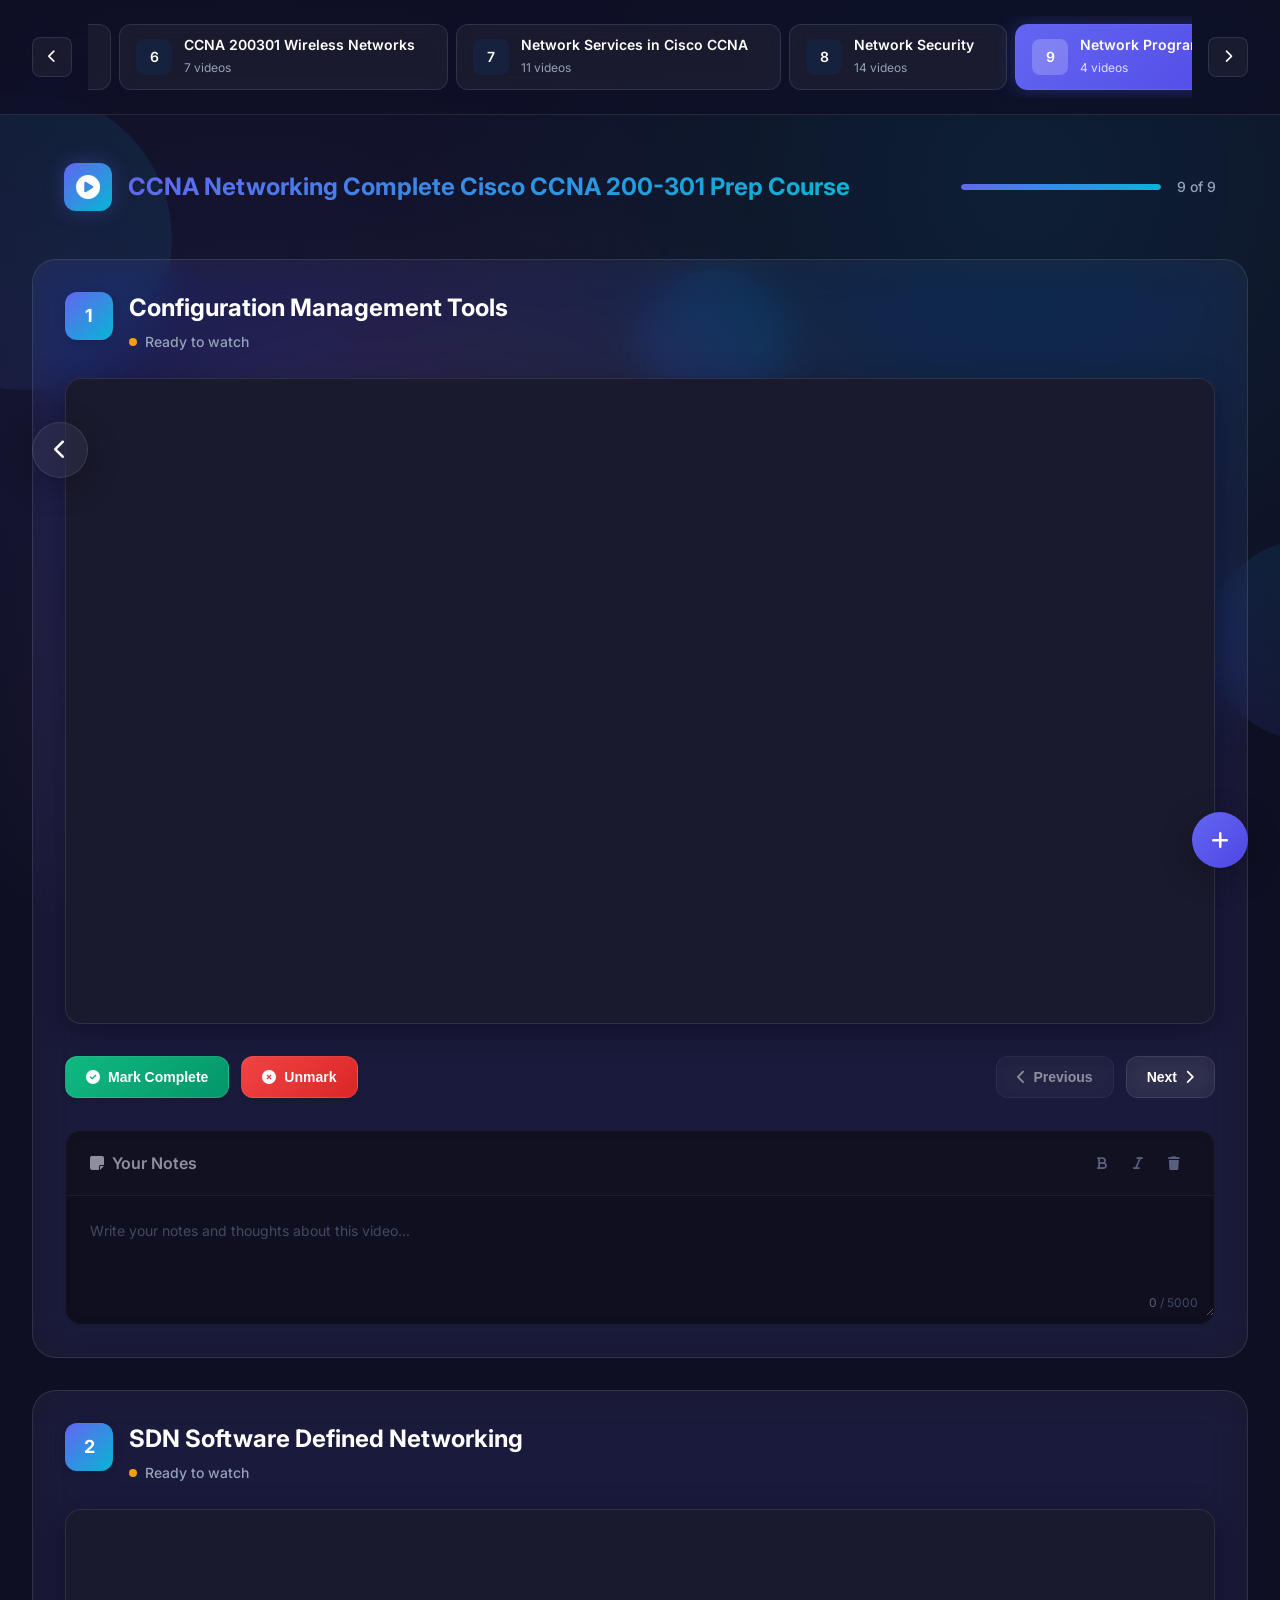
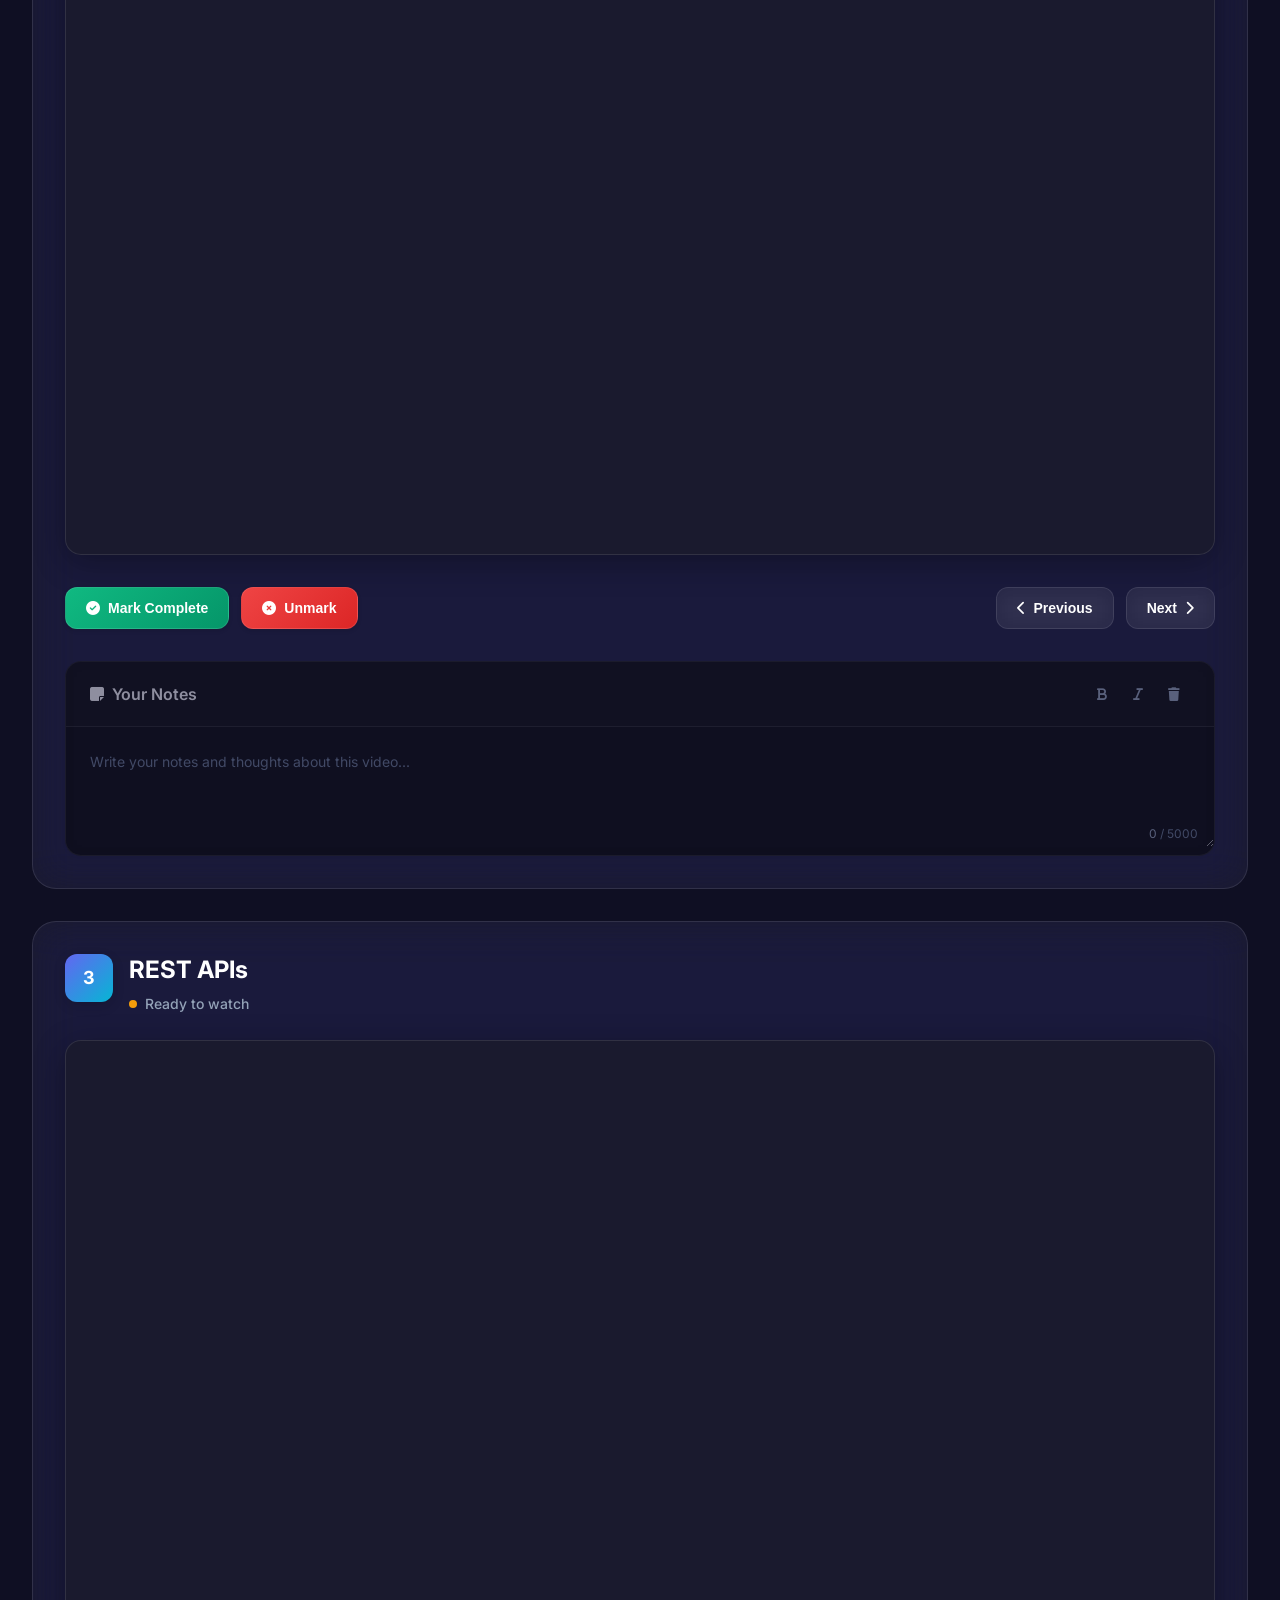
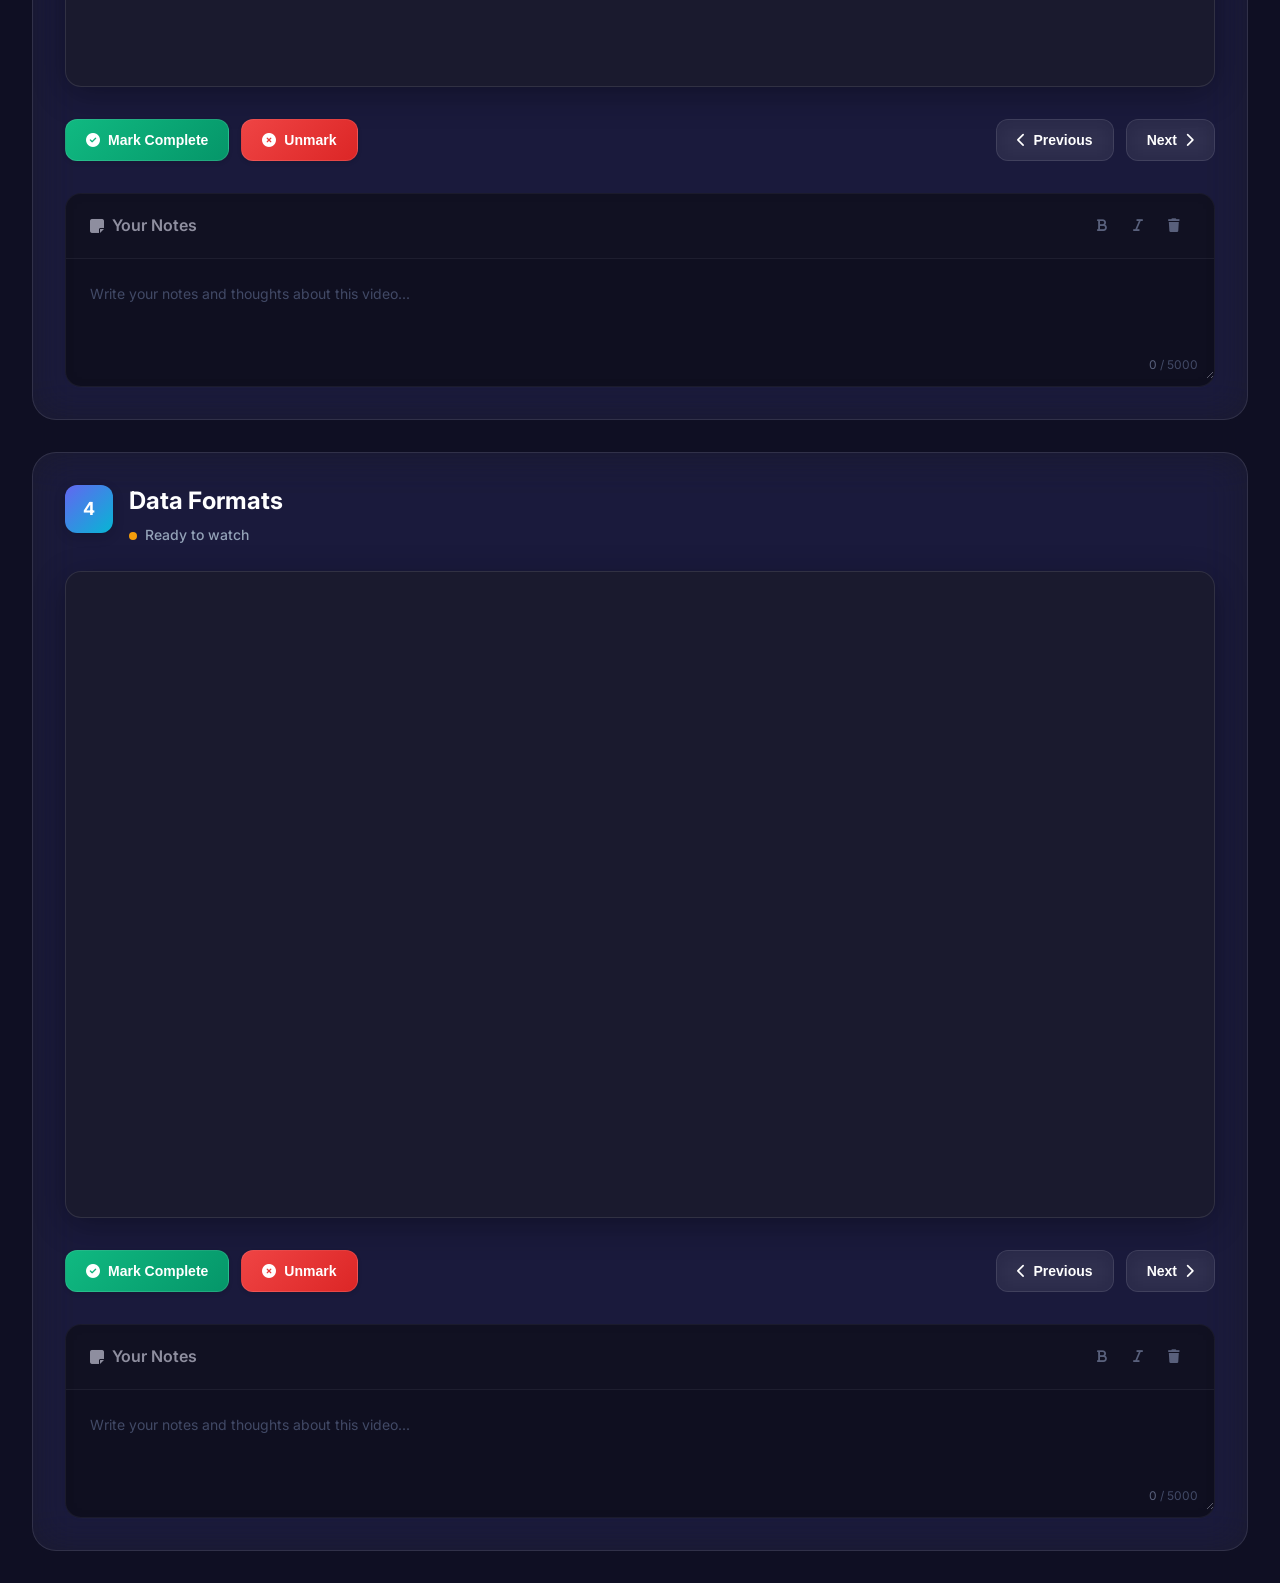
<file: s9.html>
<!DOCTYPE html>

<html lang="en">
<head>
<meta charset="utf-8"/>
<meta content="width=device-width, initial-scale=1.0" name="viewport"/>
<title>CCNA Networking  Complete Cisco CCNA 200-301 Prep Course</title>
<link href="styles.css" rel="stylesheet"/>
<link href="https://cdnjs.cloudflare.com/ajax/libs/font-awesome/6.4.0/css/all.min.css" rel="stylesheet"/>
<link href="https://fonts.googleapis.com/css2?family=Inter:wght@300;400;500;600;700&amp;display=swap" rel="stylesheet"/>
</head>
<body>
<!-- Background Elements -->
<div class="bg-gradient"></div>
<div class="floating-shapes">
<div class="shape shape-1"></div>
<div class="shape shape-2"></div>
<div class="shape shape-3"></div>
</div>
<!-- Header -->
<header class="glassmorphism-header">
<!-- Navigation -->
<nav class="modern-nav">
<div class="nav-container">
<button class="nav-scroll-btn left-scroll" id="leftScroll">
<i class="fas fa-chevron-left"></i>
</button>
<ul class="nav-carousel" id="navCarousel">
<li class="nav-item">
<a class="nav-link" href="index.html">
<div class="nav-icon">
<span class="nav-number">1</span>
</div>
<div class="nav-content">
<span class="nav-title">Bases of Networking Technologies in ccna</span>
<span class="nav-subtitle">12 videos</span>
</div>
<div class="nav-indicator"></div>
</a>
</li>
<li class="nav-item">
<a class="nav-link" href="s2.html">
<div class="nav-icon">
<span class="nav-number">2</span>
</div>
<div class="nav-content">
<span class="nav-title">IPv4 Addressing in cisco CCNA 200 301</span>
<span class="nav-subtitle">8 videos</span>
</div>
<div class="nav-indicator"></div>
</a>
</li>
<li class="nav-item">
<a class="nav-link" href="s3.html">
<div class="nav-icon">
<span class="nav-number">3</span>
</div>
<div class="nav-content">
<span class="nav-title">IPv6 Addressing in ccna</span>
<span class="nav-subtitle">3 videos</span>
</div>
<div class="nav-indicator"></div>
</a>
</li>
<li class="nav-item">
<a class="nav-link" href="s4.html">
<div class="nav-icon">
<span class="nav-number">4</span>
</div>
<div class="nav-content">
<span class="nav-title">IP Routing</span>
<span class="nav-subtitle">9 videos</span>
</div>
<div class="nav-indicator"></div>
</a>
</li>
<li class="nav-item">
<a class="nav-link" href="s5.html">
<div class="nav-icon">
<span class="nav-number">5</span>
</div>
<div class="nav-content">
<span class="nav-title">Cisco CCNA 200301 Ethernet Switching</span>
<span class="nav-subtitle">10 videos</span>
</div>
<div class="nav-indicator"></div>
</a>
</li>
<li class="nav-item">
<a class="nav-link" href="s6.html">
<div class="nav-icon">
<span class="nav-number">6</span>
</div>
<div class="nav-content">
<span class="nav-title">CCNA 200301 Wireless Networks</span>
<span class="nav-subtitle">7 videos</span>
</div>
<div class="nav-indicator"></div>
</a>
</li>
<li class="nav-item">
<a class="nav-link" href="s7.html">
<div class="nav-icon">
<span class="nav-number">7</span>
</div>
<div class="nav-content">
<span class="nav-title">Network Services in Cisco CCNA</span>
<span class="nav-subtitle">11 videos</span>
</div>
<div class="nav-indicator"></div>
</a>
</li>
<li class="nav-item">
<a class="nav-link" href="s8.html">
<div class="nav-icon">
<span class="nav-number">8</span>
</div>
<div class="nav-content">
<span class="nav-title">Network Security</span>
<span class="nav-subtitle">14 videos</span>
</div>
<div class="nav-indicator"></div>
</a>
</li>
<li class="nav-item active">
<a class="nav-link" href="s9.html">
<div class="nav-icon">
<span class="nav-number">9</span>
</div>
<div class="nav-content">
<span class="nav-title">Network Programmability</span>
<span class="nav-subtitle">4 videos</span>
</div>
<div class="nav-indicator"></div>
</a>
</li></ul>
<button class="nav-scroll-btn right-scroll" id="rightScroll">
<i class="fas fa-chevron-right"></i>
</button>
</div>
</nav>
</header>
<!-- Floating Navigation -->
<button class="floating-nav left-nav" onclick="navigate('s8.html')">
<i class="fas fa-chevron-left"></i>
</button>
<!-- Main Content -->
<main class="main-container">
<div class="content-wrapper">
<div class="header-content">
<div class="logo-section">
<div class="logo-icon">
<i class="fas fa-play-circle"></i>
</div>
<h1 class="app-title">CCNA Networking  Complete Cisco CCNA 200-301 Prep Course</h1>
</div>
<!-- Progress Indicator -->
<div class="progress-indicator">
<div class="progress-bar">
<div class="progress-fill" style="width: 100.0%"></div>
</div>
<span class="progress-text">9 of 9</span>
</div>
</div>
<!-- Video sections will be inserted here -->

<section class="video-section glassmorphism" data-video-index="0" id="section75">
<div class="section-header">
<div class="video-info">
<div class="video-badge">
<span class="badge-number">1</span>
</div>
<div class="video-meta">
<h2 class="video-title">Configuration Management Tools</h2>
<div class="video-status">
<span class="status-dot"></span>
<span class="status-text">Ready to watch</span>
</div>
</div>
</div>
</div>
<div class="video-container modern-player">
<iframe allow="autoplay; fullscreen" allowfullscreen="" class="video-iframe" loading="lazy" src="https://drive.google.com/file/d/143nnxWxs5VwIs6RYJn7HULH1LhguNtD4/preview">
</iframe>
</div>
<div class="section-actions">
<div class="action-group completion-group">
<button class="action-btn complete-btn" data-section="section75">
<div class="btn-content">
<i class="fas fa-check-circle"></i>
<span>Mark Complete</span>
</div>
</button>
<button class="action-btn unmark-btn" data-section="section75">
<div class="btn-content">
<i class="fas fa-times-circle"></i>
<span>Unmark</span>
</div>
</button>
</div>
<div class="action-group navigation-group">
<button class="action-btn nav-btn prev-btn" disabled="" onclick="navigateToSection('prev', 0)">
<div class="btn-content">
<i class="fas fa-chevron-left"></i>
<span>Previous</span>
</div>
</button>
<button class="action-btn nav-btn next-btn" onclick="navigateToSection('next', 0)">
<div class="btn-content">
<span>Next</span>
<i class="fas fa-chevron-right"></i>
</div>
</button>
</div>
</div>
<div class="notes-container">
<div class="notes-header">
<div class="notes-title">
<i class="fas fa-sticky-note"></i>
<span>Your Notes</span>
</div>
<div class="notes-tools">
<button class="tool-btn" id="bold-75" title="Bold">
<i class="fas fa-bold"></i>
</button>
<button class="tool-btn" id="italic-75" title="Italic">
<i class="fas fa-italic"></i>
</button>
<button class="tool-btn" id="clear-75" title="Clear Notes">
<i class="fas fa-trash"></i>
</button>
</div>
</div>
<div class="notes-input-container">
<textarea class="notes-input" data-video-id="75" id="notes75" placeholder="Write your notes and thoughts about this video..."></textarea>
<div class="notes-counter">
<span class="char-count">0</span>
<span class="char-limit">/ 5000</span>
</div>
</div>
</div>
</section>
<section class="video-section glassmorphism" data-video-index="1" id="section76">
<div class="section-header">
<div class="video-info">
<div class="video-badge">
<span class="badge-number">2</span>
</div>
<div class="video-meta">
<h2 class="video-title">SDN Software Defined Networking</h2>
<div class="video-status">
<span class="status-dot"></span>
<span class="status-text">Ready to watch</span>
</div>
</div>
</div>
</div>
<div class="video-container modern-player">
<iframe allow="autoplay; fullscreen" allowfullscreen="" class="video-iframe" loading="lazy" src="https://drive.google.com/file/d/14LKI9CRh4d7AXWJTbfZaYyZFznO5ipMu/preview">
</iframe>
</div>
<div class="section-actions">
<div class="action-group completion-group">
<button class="action-btn complete-btn" data-section="section76">
<div class="btn-content">
<i class="fas fa-check-circle"></i>
<span>Mark Complete</span>
</div>
</button>
<button class="action-btn unmark-btn" data-section="section76">
<div class="btn-content">
<i class="fas fa-times-circle"></i>
<span>Unmark</span>
</div>
</button>
</div>
<div class="action-group navigation-group">
<button class="action-btn nav-btn prev-btn" onclick="navigateToSection('prev', 1)">
<div class="btn-content">
<i class="fas fa-chevron-left"></i>
<span>Previous</span>
</div>
</button>
<button class="action-btn nav-btn next-btn" onclick="navigateToSection('next', 1)">
<div class="btn-content">
<span>Next</span>
<i class="fas fa-chevron-right"></i>
</div>
</button>
</div>
</div>
<div class="notes-container">
<div class="notes-header">
<div class="notes-title">
<i class="fas fa-sticky-note"></i>
<span>Your Notes</span>
</div>
<div class="notes-tools">
<button class="tool-btn" id="bold-76" title="Bold">
<i class="fas fa-bold"></i>
</button>
<button class="tool-btn" id="italic-76" title="Italic">
<i class="fas fa-italic"></i>
</button>
<button class="tool-btn" id="clear-76" title="Clear Notes">
<i class="fas fa-trash"></i>
</button>
</div>
</div>
<div class="notes-input-container">
<textarea class="notes-input" data-video-id="76" id="notes76" placeholder="Write your notes and thoughts about this video..."></textarea>
<div class="notes-counter">
<span class="char-count">0</span>
<span class="char-limit">/ 5000</span>
</div>
</div>
</div>
</section>
<section class="video-section glassmorphism" data-video-index="2" id="section77">
<div class="section-header">
<div class="video-info">
<div class="video-badge">
<span class="badge-number">3</span>
</div>
<div class="video-meta">
<h2 class="video-title">REST APIs</h2>
<div class="video-status">
<span class="status-dot"></span>
<span class="status-text">Ready to watch</span>
</div>
</div>
</div>
</div>
<div class="video-container modern-player">
<iframe allow="autoplay; fullscreen" allowfullscreen="" class="video-iframe" loading="lazy" src="https://drive.google.com/file/d/14IpA7trjZGNg_QoJlFssDXgM6iuAK2N4/preview">
</iframe>
</div>
<div class="section-actions">
<div class="action-group completion-group">
<button class="action-btn complete-btn" data-section="section77">
<div class="btn-content">
<i class="fas fa-check-circle"></i>
<span>Mark Complete</span>
</div>
</button>
<button class="action-btn unmark-btn" data-section="section77">
<div class="btn-content">
<i class="fas fa-times-circle"></i>
<span>Unmark</span>
</div>
</button>
</div>
<div class="action-group navigation-group">
<button class="action-btn nav-btn prev-btn" onclick="navigateToSection('prev', 2)">
<div class="btn-content">
<i class="fas fa-chevron-left"></i>
<span>Previous</span>
</div>
</button>
<button class="action-btn nav-btn next-btn" onclick="navigateToSection('next', 2)">
<div class="btn-content">
<span>Next</span>
<i class="fas fa-chevron-right"></i>
</div>
</button>
</div>
</div>
<div class="notes-container">
<div class="notes-header">
<div class="notes-title">
<i class="fas fa-sticky-note"></i>
<span>Your Notes</span>
</div>
<div class="notes-tools">
<button class="tool-btn" id="bold-77" title="Bold">
<i class="fas fa-bold"></i>
</button>
<button class="tool-btn" id="italic-77" title="Italic">
<i class="fas fa-italic"></i>
</button>
<button class="tool-btn" id="clear-77" title="Clear Notes">
<i class="fas fa-trash"></i>
</button>
</div>
</div>
<div class="notes-input-container">
<textarea class="notes-input" data-video-id="77" id="notes77" placeholder="Write your notes and thoughts about this video..."></textarea>
<div class="notes-counter">
<span class="char-count">0</span>
<span class="char-limit">/ 5000</span>
</div>
</div>
</div>
</section>
<section class="video-section glassmorphism" data-video-index="3" id="section78">
<div class="section-header">
<div class="video-info">
<div class="video-badge">
<span class="badge-number">4</span>
</div>
<div class="video-meta">
<h2 class="video-title">Data Formats</h2>
<div class="video-status">
<span class="status-dot"></span>
<span class="status-text">Ready to watch</span>
</div>
</div>
</div>
</div>
<div class="video-container modern-player">
<iframe allow="autoplay; fullscreen" allowfullscreen="" class="video-iframe" loading="lazy" src="https://drive.google.com/file/d/14CX5JH-lnsOfPfWZsu7DrcTNrGEAuJQO/preview">
</iframe>
</div>
<div class="section-actions">
<div class="action-group completion-group">
<button class="action-btn complete-btn" data-section="section78">
<div class="btn-content">
<i class="fas fa-check-circle"></i>
<span>Mark Complete</span>
</div>
</button>
<button class="action-btn unmark-btn" data-section="section78">
<div class="btn-content">
<i class="fas fa-times-circle"></i>
<span>Unmark</span>
</div>
</button>
</div>
<div class="action-group navigation-group">
<button class="action-btn nav-btn prev-btn" onclick="navigateToSection('prev', 3)">
<div class="btn-content">
<i class="fas fa-chevron-left"></i>
<span>Previous</span>
</div>
</button>
<button class="action-btn nav-btn next-btn" onclick="navigateToSection('next', 3)">
<div class="btn-content">
<span>Next</span>
<i class="fas fa-chevron-right"></i>
</div>
</button>
</div>
</div>
<div class="notes-container">
<div class="notes-header">
<div class="notes-title">
<i class="fas fa-sticky-note"></i>
<span>Your Notes</span>
</div>
<div class="notes-tools">
<button class="tool-btn" id="bold-78" title="Bold">
<i class="fas fa-bold"></i>
</button>
<button class="tool-btn" id="italic-78" title="Italic">
<i class="fas fa-italic"></i>
</button>
<button class="tool-btn" id="clear-78" title="Clear Notes">
<i class="fas fa-trash"></i>
</button>
</div>
</div>
<div class="notes-input-container">
<textarea class="notes-input" data-video-id="78" id="notes78" placeholder="Write your notes and thoughts about this video..."></textarea>
<div class="notes-counter">
<span class="char-count">0</span>
<span class="char-limit">/ 5000</span>
</div>
</div>
</div>
</section>
</div>
</main>
<!-- Floating Action Buttons -->
<div class="fab-container">
<div class="fab-menu">
<button class="fab main-fab" id="mainFab">
<i class="fas fa-plus"></i>
</button>
<div class="fab-options">
<button class="fab option-fab" id="exportButton" title="Export Progress">
<i class="fas fa-download"></i>
</button>
<button class="fab option-fab" id="importDataButton" title="Import Progress">
<i class="fas fa-upload"></i>
</button>
<button class="fab option-fab home-fab" onclick="window.location.href='https://brahimsaa.github.io/all';" title="Home">
<i class="fas fa-home"></i>
</button>
</div>
</div>
</div>
<!-- Hidden File Input -->
<input accept=".json" id="importButton" style="display: none;" type="file"/>
<!-- Loading Overlay -->
<div class="loading-overlay" id="loadingOverlay">
<div class="loading-spinner">
<div class="spinner"></div>
<p>Loading content...</p>
</div>
</div>
<script src="script.js"></script>
</body>
</html>
</file>
<file: styles.css>
/* Modern CSS Variables */
:root {
  --primary-color: #6366f1;
  --primary-dark: #4f46e5;
  --secondary-color: #06b6d4;
  --accent-color: #f59e0b;
  --success-color: #10b981;
  --danger-color: #ef4444;
  --warning-color: #f59e0b;

  --bg-primary: #0f0f23;
  --bg-secondary: #1a1a2e;
  --bg-tertiary: #16213e;
  --bg-glass: rgba(255, 255, 255, 0.05);
  --bg-glass-hover: rgba(255, 255, 255, 0.1);

  --text-primary: #ffffff;
  --text-secondary: #94a3b8;
  --text-muted: #64748b;

  --border-color: rgba(255, 255, 255, 0.1);
  --border-hover: rgba(255, 255, 255, 0.2);

  --shadow-sm: 0 2px 4px rgba(0, 0, 0, 0.1);
  --shadow-md: 0 4px 12px rgba(0, 0, 0, 0.15);
  --shadow-lg: 0 8px 32px rgba(0, 0, 0, 0.3);
  --shadow-glow: 0 0 20px rgba(99, 102, 241, 0.3);

  --radius-sm: 8px;
  --radius-md: 12px;
  --radius-lg: 16px;
  --radius-xl: 24px;

  --transition-fast: 0.15s ease;
  --transition-normal: 0.3s ease;
  --transition-slow: 0.5s ease;
}

/* Base Styles */
* {
  margin: 0;
  padding: 0;
  box-sizing: border-box;
}

html {
  scroll-behavior: smooth;
  font-size: 16px;
}

body {
  font-family: 'Inter', -apple-system, BlinkMacSystemFont, sans-serif;
  background: var(--bg-primary);
  color: var(--text-primary);
  line-height: 1.6;
  overflow-x: hidden;
  min-height: 100vh;
}

/* Background Elements */
.bg-gradient {
  position: fixed;
  top: 0;
  left: 0;
  width: 100%;
  height: 100%;
  background:
    radial-gradient(circle at 20% 50%, rgba(99, 102, 241, 0.1) 0%, transparent 50%),
    radial-gradient(circle at 80% 20%, rgba(6, 182, 212, 0.1) 0%, transparent 50%),
    radial-gradient(circle at 40% 80%, rgba(245, 158, 11, 0.1) 0%, transparent 50%);
  z-index: -2;
}

.floating-shapes {
  position: fixed;
  top: 0;
  left: 0;
  width: 100%;
  height: 100%;
  pointer-events: none;
  z-index: -1;
}

.shape {
  position: absolute;
  border-radius: 50%;
  background: linear-gradient(45deg, var(--primary-color), var(--secondary-color));
  opacity: 0.1;
  animation: float 20s infinite linear;
}

.shape-1 {
  width: 300px;
  height: 300px;
  top: 10%;
  left: -10%;
  animation-delay: 0s;
}

.shape-2 {
  width: 200px;
  height: 200px;
  top: 60%;
  right: -10%;
  animation-delay: -7s;
}

.shape-3 {
  width: 150px;
  height: 150px;
  top: 30%;
  left: 50%;
  animation-delay: -14s;
}

/* Header Styles */
.glassmorphism-header {
  position: sticky;
  top: 0;
  background: rgba(15, 15, 35, 0.8);
  backdrop-filter: blur(20px) saturate(180%);
  border-bottom: 1px solid var(--border-color);
  z-index: 1000;
  padding: 0; /* Remove default padding */
  transition: all var(--transition-normal);
}


/* Header content that will hide on scroll */
.header-content {
    max-width: 1400px;

    padding: 1rem 2rem;
    display: flex;
    justify-content: space-between;
    align-items: center;
    transition: height var(--transition-normal), opacity var(--transition-normal), padding var(--transition-normal);
    /* Remove transform transition */
}

.logo-section {
  display: flex;
  align-items: center;
  gap: 1rem;
}

.logo-icon {
  width: 48px;
  height: 48px;
  background: linear-gradient(135deg, var(--primary-color), var(--secondary-color));
  border-radius: var(--radius-md);
  display: flex;
  align-items: center;
  justify-content: center;
  font-size: 1.5rem;
  color: white;
  box-shadow: var(--shadow-glow);
}

.app-title {
  font-size: 1.5rem;
  font-weight: 700;
  background: linear-gradient(135deg, var(--primary-color), var(--secondary-color));
  -webkit-background-clip: text;
  -webkit-text-fill-color: transparent;
  background-clip: text;
}

.progress-indicator {
  display: flex;
  align-items: center;
  gap: 1rem;
}

.progress-bar {
  width: 200px;
  height: 6px;
  background: var(--bg-tertiary);
  border-radius: 3px;
  overflow: hidden;
}

.glassmorphism-header.scrolled .header-content {

    opacity: 0;
    height: 0;
    padding-top: 0;
    padding-bottom: 0;
    overflow: hidden;
}

.glassmorphism-header.scrolled .modern-nav {
    padding-top: 0.75rem;
    padding-bottom: 0.75rem;
}

.progress-fill {
  height: 100%;
  background: linear-gradient(90deg, var(--primary-color), var(--secondary-color));
  border-radius: 3px;
  transition: width var(--transition-normal);
}

.progress-text {
  font-size: 0.875rem;
  color: var(--text-secondary);
  font-weight: 500;
}

/* Modern Navigation */
.modern-nav {
    max-width: 1400px;
    margin-left: auto;
    margin-right: auto;
    padding: 1rem 2rem;
    transition: padding var(--transition-normal);
    /* Add position relative to prevent layout shifts */
    position: relative;
}

.nav-container {
  display: flex;
  align-items: center;
  gap: 1rem;
  position: relative;
}

.nav-scroll-btn {
  width: 40px;
  height: 40px;
  border: none;
  background: var(--bg-glass);
  color: var(--text-primary);
  border-radius: var(--radius-sm);
  cursor: pointer;
  display: flex;
  align-items: center;
  justify-content: center;
  transition: all var(--transition-fast);
  backdrop-filter: blur(10px);
  border: 1px solid var(--border-color);
}

.nav-scroll-btn:hover:not(:disabled) {
  background: var(--bg-glass-hover);
  transform: scale(1.05);
}

.nav-scroll-btn:disabled {
  opacity: 0.3;
  cursor: not-allowed;
  transform: none;
}

.nav-carousel {
  display: flex;
  gap: 0.5rem;
  overflow-x: auto;
  scroll-behavior: smooth;
  flex: 1;
  padding: 0.5rem 0;
  scrollbar-width: none;
  -ms-overflow-style: none;
}

.nav-carousel::-webkit-scrollbar {
  display: none;
}

.nav-item {
  flex: 0 0 auto;
  list-style: none;
}

.nav-link {
  display: flex;
  align-items: center;
  gap: 0.75rem;
  padding: 0.75rem 1rem;
  background: var(--bg-glass);
  border: 1px solid var(--border-color);
  border-radius: var(--radius-md);
  text-decoration: none;
  color: var(--text-primary);
  transition: all var(--transition-normal);
  position: relative;
  overflow: hidden;
  backdrop-filter: blur(10px);
  min-width: 200px;
}

.nav-link:hover {
  background: var(--bg-glass-hover);
  border-color: var(--border-hover);
  transform: translateY(-2px);
  box-shadow: var(--shadow-md);
}

.nav-item.active .nav-link {
  background: linear-gradient(135deg, var(--primary-color), var(--primary-dark));
  border-color: var(--primary-color);
  box-shadow: var(--shadow-glow);
}

.nav-icon {
  width: 36px;
  height: 36px;
  background: var(--bg-tertiary);
  border-radius: var(--radius-sm);
  display: flex;
  align-items: center;
  justify-content: center;
  font-weight: 600;
  font-size: 0.875rem;
}

.nav-item.active .nav-icon {
  background: rgba(255, 255, 255, 0.2);
}

.nav-content {
  flex: 1;
}

.nav-title {
  font-weight: 600;
  font-size: 0.875rem;
  display: block;
  line-height: 1.2;
}

.nav-subtitle {
  font-size: 0.75rem;
  color: var(--text-secondary);
  display: block;
  margin-top: 0.25rem;
}

.nav-item.active .nav-subtitle {
  color: rgba(255, 255, 255, 0.8);
}

.nav-indicator {
  width: 4px;
  height: 4px;
  background: var(--accent-color);
  border-radius: 50%;
  opacity: 0;
  transition: opacity var(--transition-fast);
}

.nav-item.active .nav-indicator {
  opacity: 1;
}

/* Floating Navigation */
.floating-nav {
  position: fixed;
  top: 50%;
  transform: translateY(-50%);
  width: 56px;
  height: 56px;
  border: none;
  background: var(--bg-glass);
  backdrop-filter: blur(20px);
  border: 1px solid var(--border-color);
  color: var(--text-primary);
  border-radius: 50%;
  cursor: pointer;
  display: flex;
  align-items: center;
  justify-content: center;
  font-size: 1.25rem;
  transition: all var(--transition-normal);
  z-index: 999;
  box-shadow: var(--shadow-lg);
}

.floating-nav:hover {
  background: var(--primary-color);
  transform: translateY(-50%) scale(1.1);
  box-shadow: var(--shadow-glow);
}

.left-nav {
  left: 2rem;
}

.right-nav {
  right: 2rem;
}

/* Main Content */
.main-container {
  max-width: 1400px;
  margin: 0 auto;
  padding: 2rem;
}

.content-wrapper {
  display: flex;
  flex-direction: column;
  gap: 2rem;
}

/* Video Section */
.video-section {
  background: var(--bg-glass);
  backdrop-filter: blur(20px);
  border: 1px solid var(--border-color);
  border-radius: var(--radius-xl);
  padding: 2rem;
  transition: all var(--transition-normal);
  position: relative;
  overflow: hidden;
}

.video-section:hover {
  border-color: var(--border-hover);
  box-shadow: var(--shadow-lg);
}

.video-section.completed {
  background: linear-gradient(135deg, rgba(16, 185, 129, 0.1), rgba(5, 150, 105, 0.1));
  border-color: var(--success-color);
}

.glassmorphism {
  backdrop-filter: blur(20px) saturate(180%);
}

.section-header {
  display: flex;
  justify-content: space-between;
  align-items: flex-start;
  margin-bottom: 1.5rem;
}

.video-info {
  display: flex;
  align-items: flex-start;
  gap: 1rem;
}

.video-badge {
  width: 48px;
  height: 48px;
  background: linear-gradient(135deg, var(--primary-color), var(--secondary-color));
  border-radius: var(--radius-md);
  display: flex;
  align-items: center;
  justify-content: center;
  font-weight: 700;
  font-size: 1.125rem;
  color: white;
  box-shadow: var(--shadow-md);
}

.video-meta {
  flex: 1;
}

.video-title {
  font-size: 1.5rem;
  font-weight: 700;
  color: var(--text-primary);
  margin-bottom: 0.5rem;
  line-height: 1.3;
}

.video-status {
  display: flex;
  align-items: center;
  gap: 0.5rem;
}

.status-dot {
  width: 8px;
  height: 8px;
  background: var(--accent-color);
  border-radius: 50%;
  animation: pulse 2s infinite;
}

.status-text {
  font-size: 0.875rem;
  color: var(--text-secondary);
  font-weight: 500;
}

@keyframes pulse {
  0%, 100% { opacity: 1; }
  50% { opacity: 0.5; }
}

/* Modern Video Player */
.video-container {
  position: relative;
  width: 100%;
  aspect-ratio: 16/9;
  border-radius: var(--radius-lg);
  overflow: hidden;
  background: var(--bg-secondary);
  box-shadow: var(--shadow-lg);
}

.modern-player {
  border: 1px solid var(--border-color);
}

.video-iframe {
  width: 100%;
  height: 100%;
  border: none;
  display: block;
}

/* Section Actions */
.section-actions {
  display: flex;
  justify-content: space-between;
  align-items: center;
  gap: 1rem;
  margin: 2rem 0;
  flex-wrap: wrap;
}

.action-group {
  display: flex;
  gap: 0.75rem;
}

.action-btn {
  border: none;
  border-radius: var(--radius-md);
  cursor: pointer;
  font-weight: 600;
  font-size: 0.875rem;
  transition: all var(--transition-normal);
  position: relative;
  overflow: hidden;
  backdrop-filter: blur(10px);
  border: 1px solid var(--border-color);
}

.btn-content {
  display: flex;
  align-items: center;
  gap: 0.5rem;
  padding: 0.75rem 1.25rem;
}

.complete-btn {
  background: linear-gradient(135deg, var(--success-color), #059669);
  color: white;
  box-shadow: var(--shadow-sm);
}

.complete-btn:hover {
  transform: translateY(-2px);
  box-shadow: 0 0 20px rgba(16, 185, 129, 0.4);
}

.unmark-btn {
  background: linear-gradient(135deg, var(--danger-color), #dc2626);
  color: white;
  box-shadow: var(--shadow-sm);
}

.unmark-btn:hover {
  transform: translateY(-2px);
  box-shadow: 0 0 20px rgba(239, 68, 68, 0.4);
}

.nav-btn {
  background: var(--bg-glass);
  color: var(--text-primary);
}

.nav-btn:hover:not(:disabled) {
  background: var(--primary-color);
  transform: translateY(-2px);
  box-shadow: var(--shadow-glow);
}

.nav-btn:disabled {
  opacity: 0.5;
  cursor: not-allowed;
}

/* Notes Container */
.notes-container {
  margin-top: 2rem;
  background: black;
  border: 1px solid var(--border-color);
  border-radius: var(--radius-lg);
  overflow: hidden;
  backdrop-filter: blur(10px);
  opacity: 50%;
}

.notes-header {
  display: flex;
  justify-content: space-between;
  align-items: center;
  padding: 1rem 1.5rem;
  background: rgba(255, 255, 255, 0.02);
  border-bottom: 1px solid var(--border-color);
}

.notes-title {
  display: flex;
  align-items: center;
  gap: 0.5rem;
  font-weight: 600;
  color: var(--text-primary);
}

.notes-tools {
  display: flex;
  gap: 0.25rem;
}

.tool-btn {
  width: 32px;
  height: 32px;
  border: none;
  background: transparent;
  color: var(--text-secondary);
  border-radius: var(--radius-sm);
  cursor: pointer;
  display: flex;
  align-items: center;
  justify-content: center;
  transition: all var(--transition-fast);
}

.tool-btn:hover {
  background: var(--bg-glass);
  color: var(--text-primary);
}

.notes-input-container {
  position: relative;
}

.notes-input {
  width: 100%;
  min-height: 120px;
  padding: 1.5rem;
  border: none;
  background: transparent;
  color: var(--text-primary);
  font-family: inherit;
  font-size: 0.875rem;
  resize: vertical;
  outline: none;
  line-height: 1.6;
}

.notes-input::placeholder {
  color: var(--text-muted);
}

.notes-counter {
  position: absolute;
  bottom: 0.75rem;
  right: 1rem;
  font-size: 0.75rem;
  color: var(--text-muted);
}

.char-count {
  color: var(--text-secondary);
}

/* Floating Action Button */
.fab-container {
  position: fixed;
  bottom: 2rem;
  right: 2rem;
  z-index: 1000;
}

.fab-menu {
  position: relative;
}

.fab {
  width: 56px;
  height: 56px;
  border: none;
  border-radius: 50%;
  cursor: pointer;
  display: flex;
  align-items: center;
  justify-content: center;
  font-size: 1.25rem;
  transition: all var(--transition-normal);
  box-shadow: var(--shadow-lg);
  text-decoration: none;
  color: white;
  backdrop-filter: blur(20px);
}

.main-fab {
  background: linear-gradient(135deg, var(--primary-color), var(--primary-dark));
  transform: rotate(0deg);
}

.main-fab:hover {
  transform: scale(1.1) rotate(45deg);
  box-shadow: var(--shadow-glow);
}

.fab-options {
  position: absolute;
  bottom: 70px;
  left: 8.5%;
  transform: translate(-50%, 20px); /* Keep original vertical animation */
  display: flex;
  flex-direction: column;
  gap: 0.75rem;
  opacity: 0;
  transition: all var(--transition-normal);
  pointer-events: none;
}

.fab-menu.active .fab-options {
  opacity: 1;
  transform: translateY(0);
  pointer-events: all;
}

.option-fab {
  width: 48px;
  height: 48px;
  font-size: 1rem;
}

.home-fab {
  background: linear-gradient(135deg, var(--accent-color), #d97706);
}

.option-fab:nth-child(1) {
  background: linear-gradient(135deg, var(--secondary-color), #0891b2);
}

.option-fab:nth-child(2) {
  background: linear-gradient(135deg, var(--success-color), #059669);
}

.option-fab:hover {
  transform: scale(1.1);
  box-shadow: var(--shadow-glow);
}

/* Loading Overlay */
.loading-overlay {
  position: fixed;
  top: 0;
  left: 0;
  width: 100%;
  height: 100%;
  background: rgba(15, 15, 35, 0.9);
  backdrop-filter: blur(10px);
  display: none;
  align-items: center;
  justify-content: center;
  z-index: 9999;
}

.loading-overlay.active {
  display: flex;
}

.loading-spinner {
  text-align: center;
}

.spinner {
  width: 50px;
  height: 50px;
  border: 3px solid var(--border-color);
  border-top: 3px solid var(--primary-color);
  border-radius: 50%;
  animation: spin 1s linear infinite;
  margin: 0 auto 1rem;
}

@keyframes spin {
  0% { transform: rotate(0deg); }
  100% { transform: rotate(360deg); }
}

.loading-spinner p {
  color: var(--text-secondary);
  font-size: 0.875rem;
}

@media (max-width: 1200px) {
    .header-content {
        padding: 1rem 1.5rem;
    }

    .modern-nav {
        padding: 1rem 1.5rem;
    }

    .glassmorphism-header.scrolled .modern-nav {
        padding: 0.75rem 1.5rem;
    }
}

@media (max-width: 768px) {

  .header-content {
      flex-direction: column;
      gap: 1rem;
      align-items: stretch;
      padding: 1rem;
  }

  .modern-nav {
      padding: 1rem;
  }

  .glassmorphism-header.scrolled .modern-nav {
      padding: 0.75rem 1rem;
  }

  .progress-indicator {
    justify-content: center;
  }

  .progress-bar {
    width: 150px;
  }

  .nav-container {
    margin: 0 -0.5rem;
  }

  .nav-scroll-btn {
    display: none;
  }

  .nav-link {
    min-width: 160px;
  }

  .floating-nav {
    display: none;
  }

  .main-container {
    padding: 1rem;
  }

  .video-section {
    padding: 1.5rem;
  }

  .section-header {
    flex-direction: column;
    gap: 1rem;
  }

  .section-actions {
    flex-direction: column;
    align-items: stretch;
  }

  .action-group {
    justify-content: center;
  }

  .fab-container {
    bottom: 1rem;
    right: 1rem;
  }
}

@media (max-width: 480px) {
  .app-title {
    font-size: 1.25rem;
  }

  .nav-link {
    min-width: 140px;
    padding: 0.5rem 0.75rem;
  }

  .nav-title {
    font-size: 0.8rem;
  }

  .nav-subtitle {
    font-size: 0.7rem;
  }

  .video-section {
    padding: 1rem;
  }

  .video-title {
    font-size: 1.25rem;
  }

  .action-group {
    display: grid;
    grid-template-columns: 1fr 1fr;
    gap: 0.5rem;
    width: 100%;
  }

  .btn-content {
    padding: 0.6rem 1rem;
    font-size: 0.8rem;
  }
}

/* Accessibility */
@media (prefers-reduced-motion: reduce) {
  *,
  *::before,
  *::after {
    animation-duration: 0.01ms !important;
    animation-iteration-count: 1 !important;
    transition-duration: 0.01ms !important;
  }

  .floating-shapes {
    display: none;
  }
}

/* Focus States */
button:focus-visible,
a:focus-visible,
textarea:focus-visible {
  outline: 2px solid var(--primary-color);
  outline-offset: 2px;
}

/* Selection */
::selection {
  background: var(--primary-color);
  color: white;
}

/* Scrollbar Styling */
::-webkit-scrollbar {
  width: 8px;
}

::-webkit-scrollbar-track {
  background: var(--bg-secondary);
}

::-webkit-scrollbar-thumb {
  background: var(--border-color);
  border-radius: 4px;
}

::-webkit-scrollbar-thumb:hover {
  background: var(--border-hover);
}
</file>
